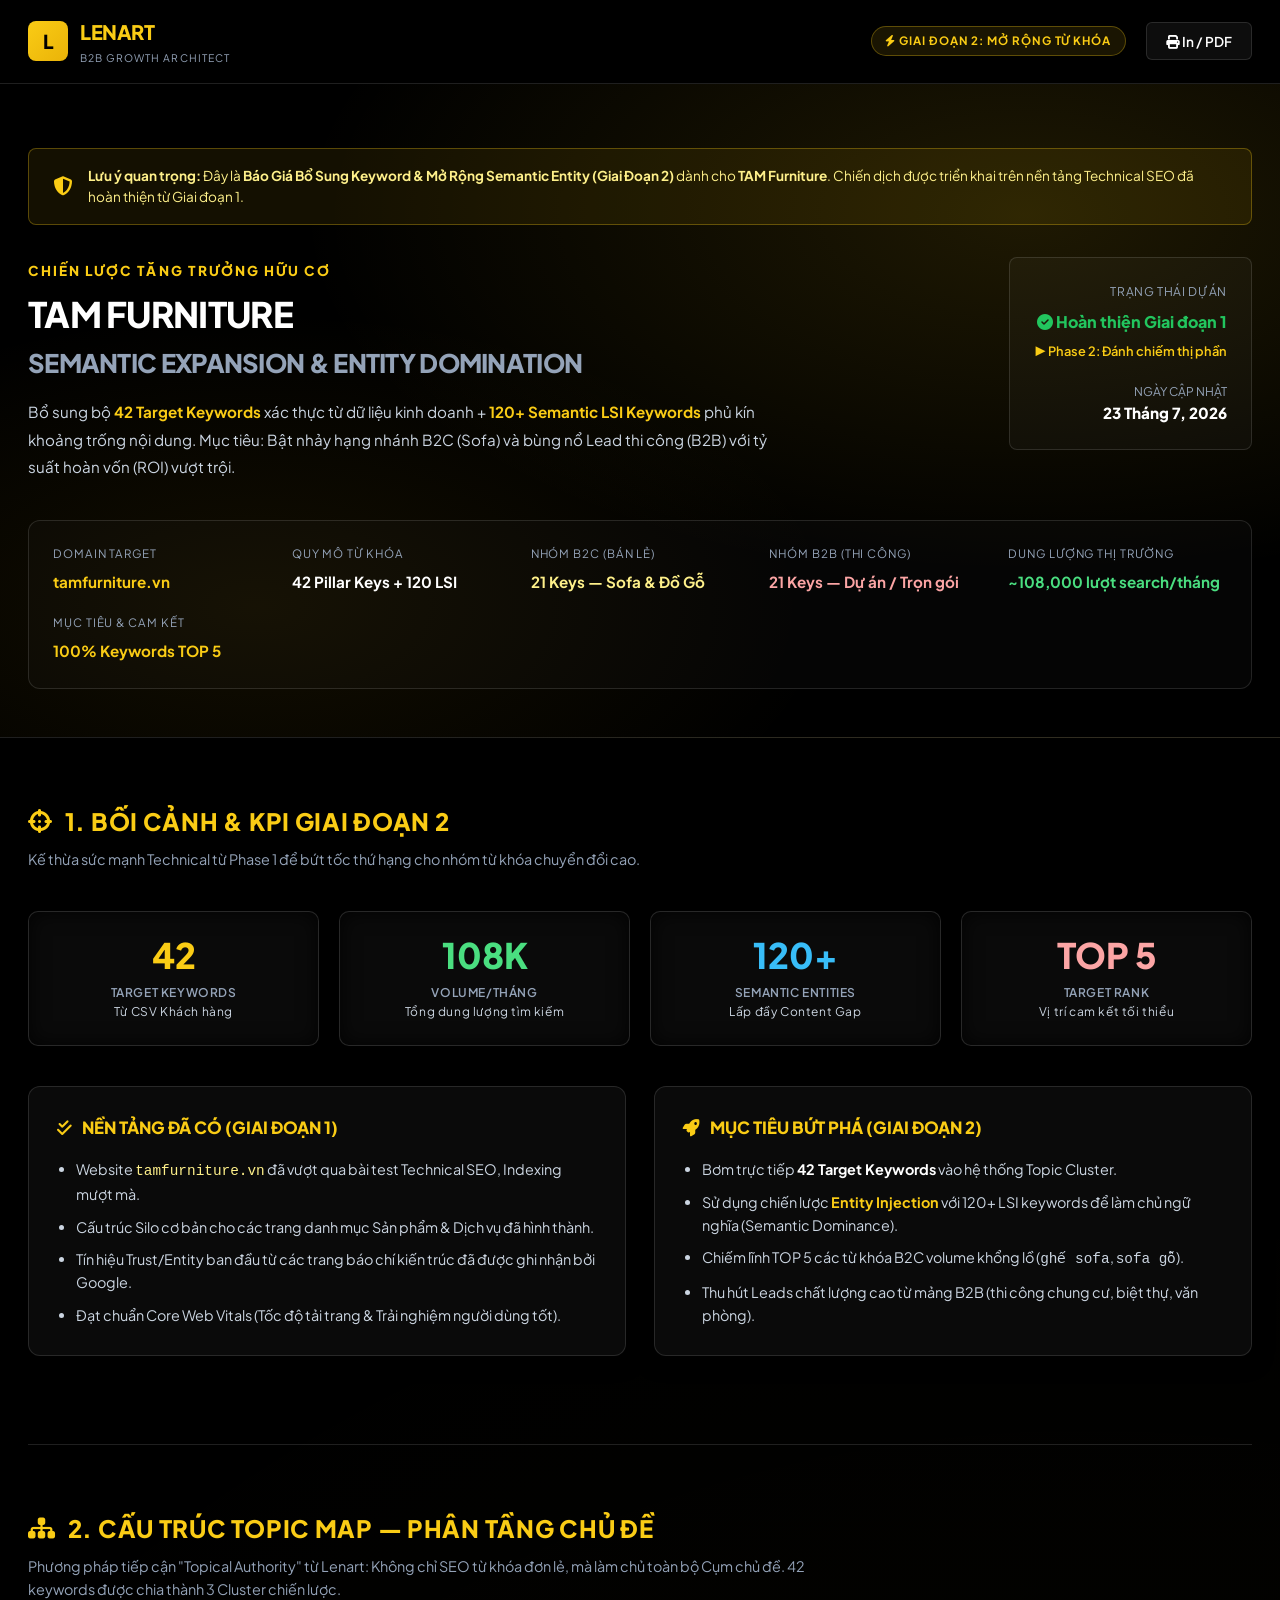
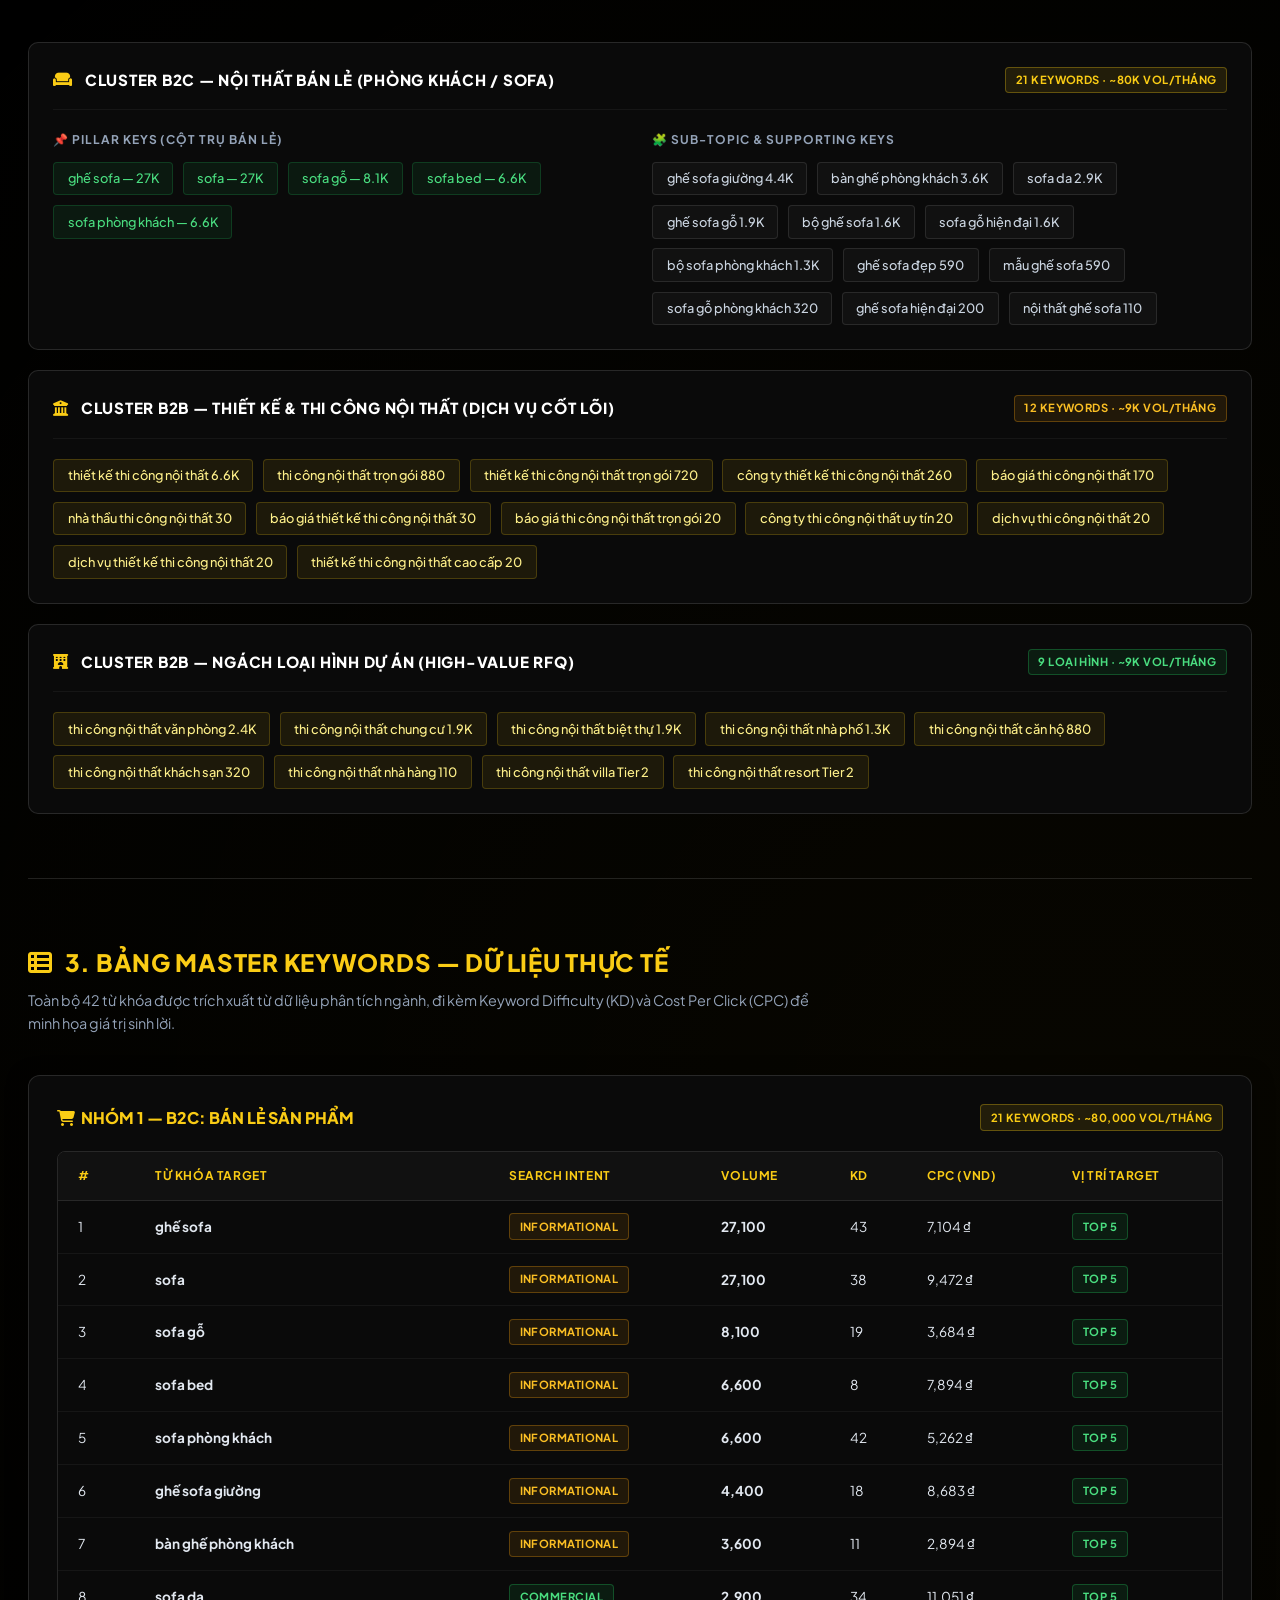
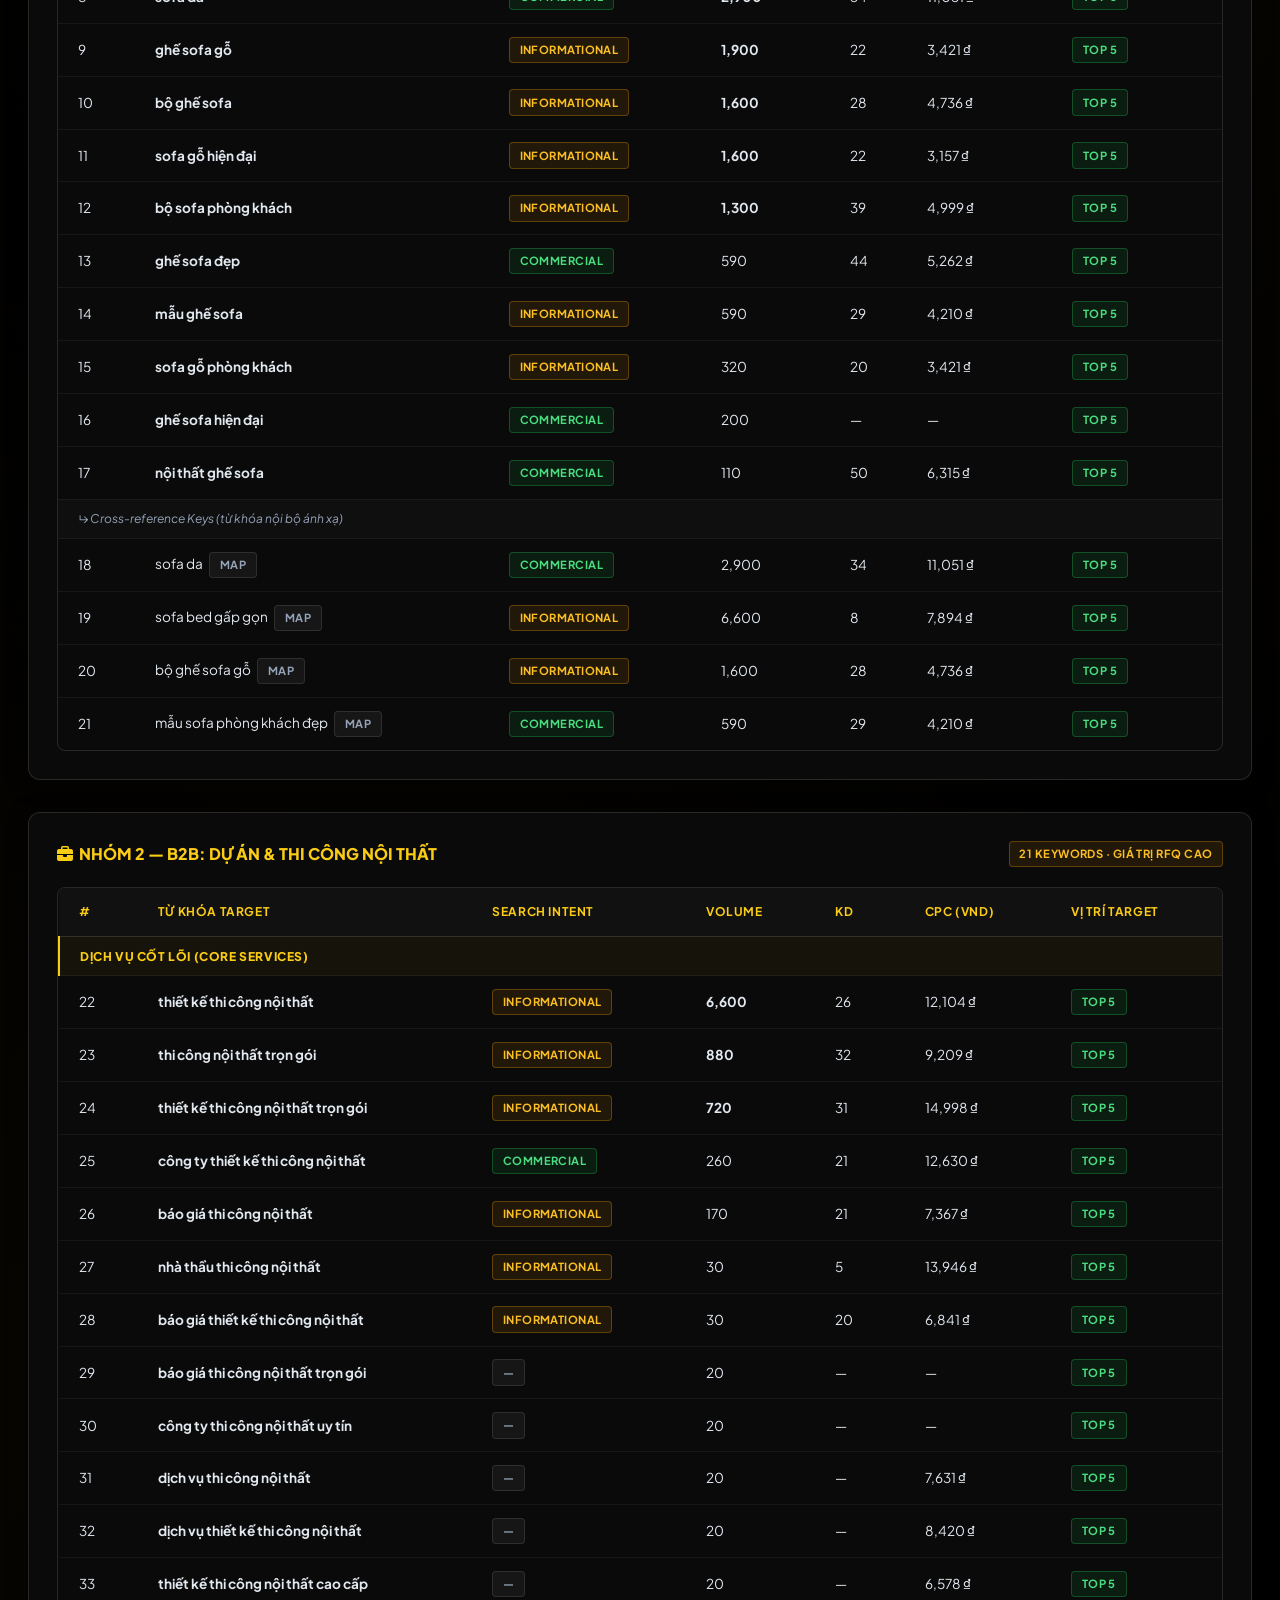
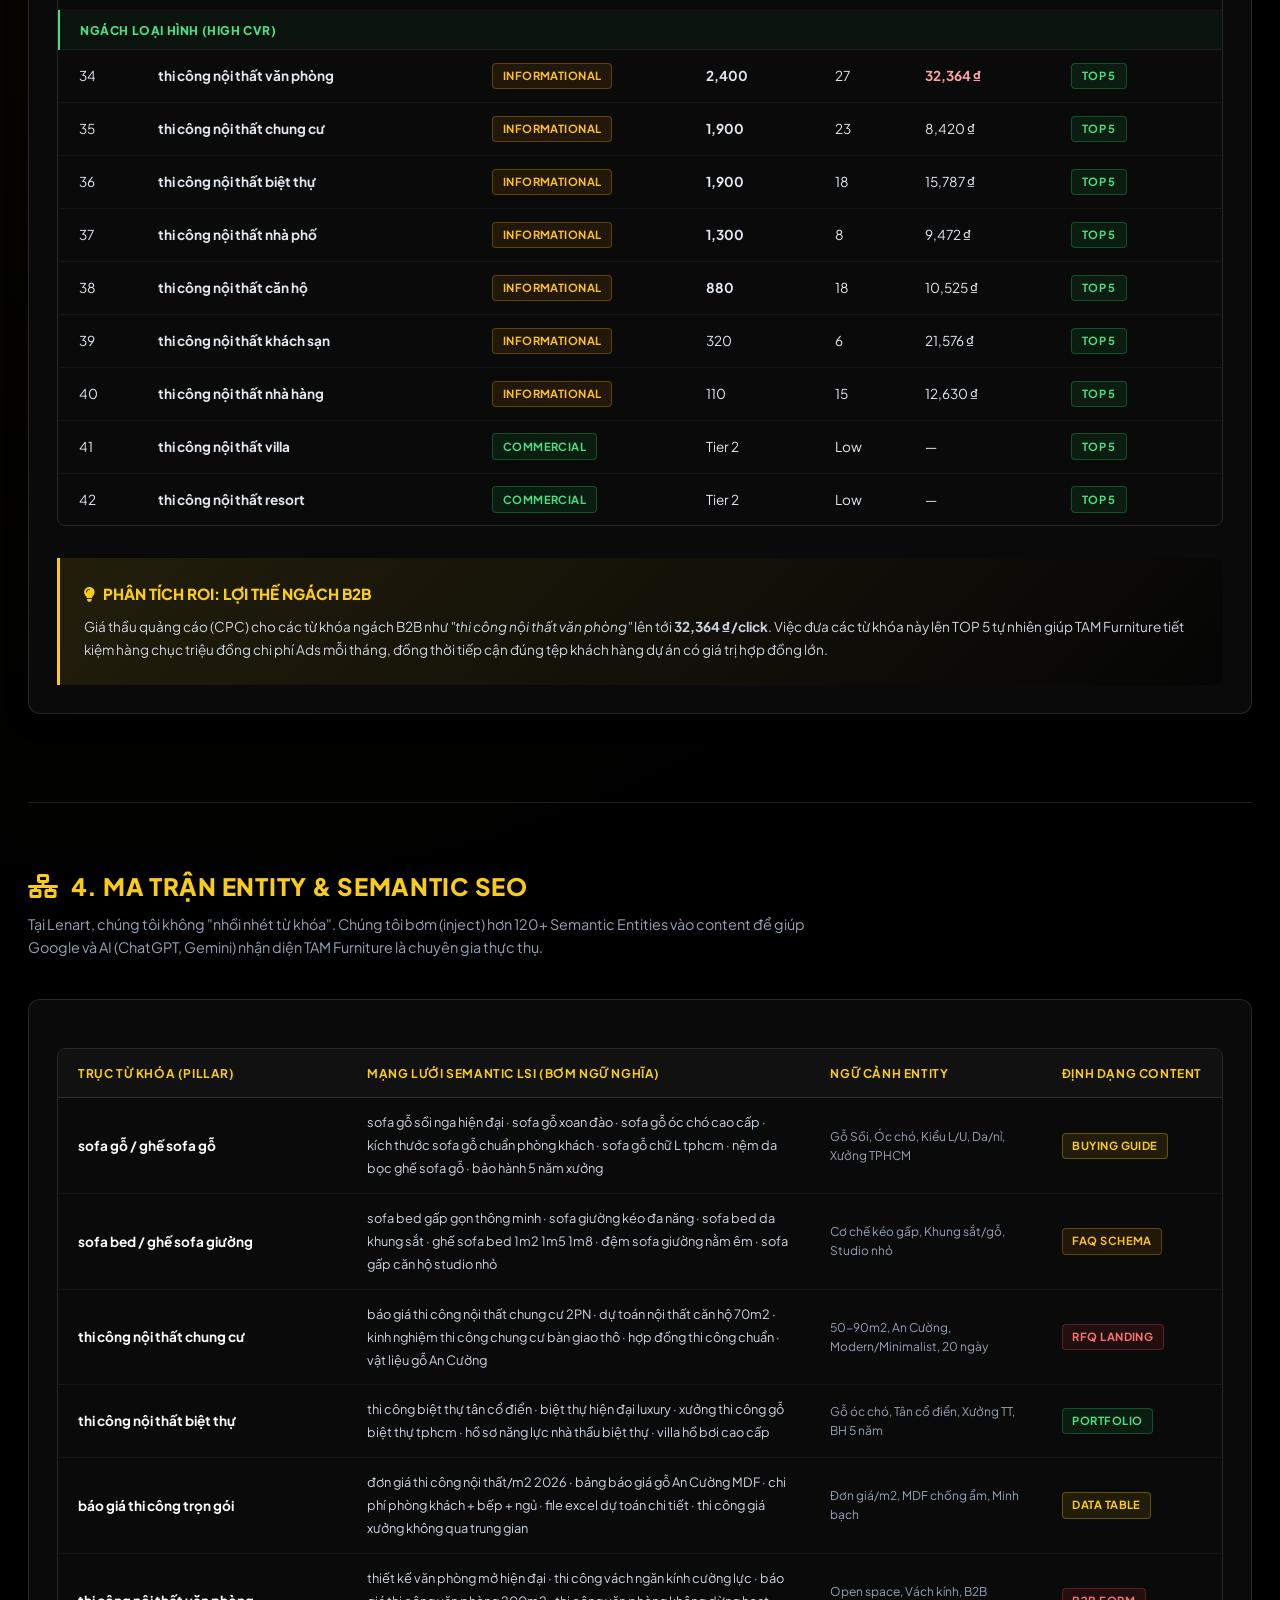
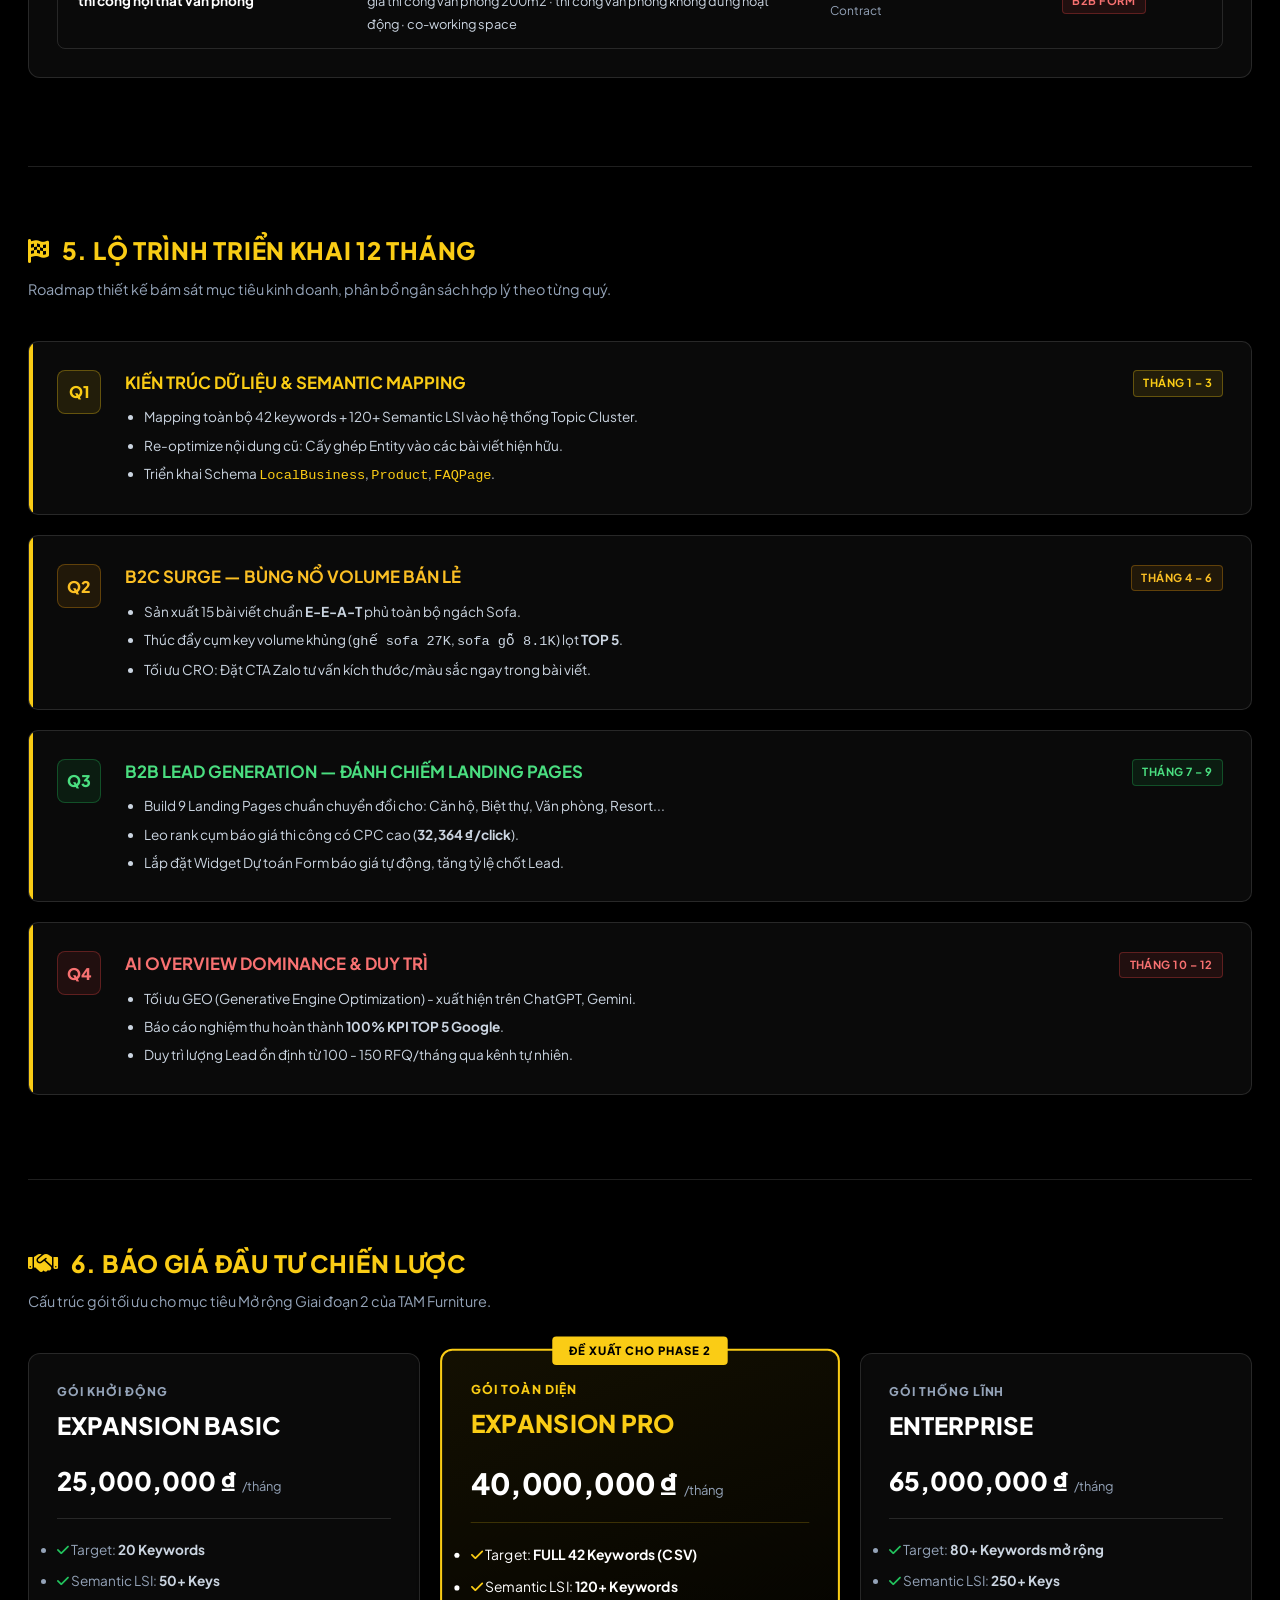
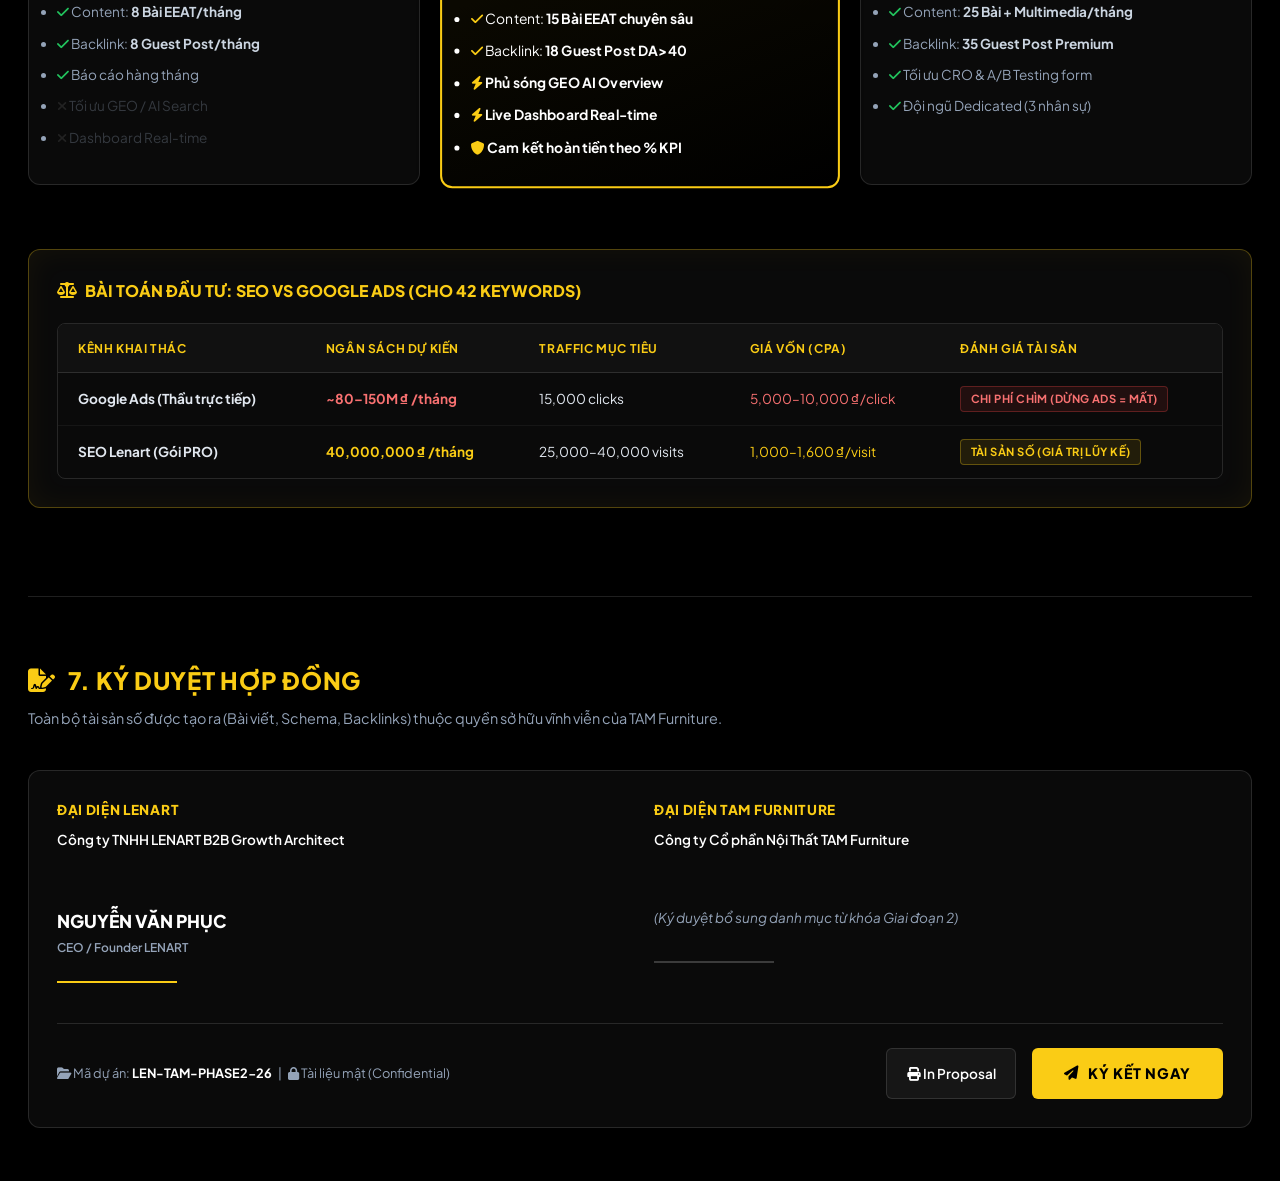
<file: bao-gia.html>
<!DOCTYPE html>
<html lang="vi">
<head>
  <meta charset="UTF-8">
  <meta name="viewport" content="width=device-width, initial-scale=1.0">
  <title>Báo Giá Bổ Sung Keyword & Strategic Semantic Expansion — TAM Furniture | LENART B2B Growth Architect</title>

  <!-- Fonts & Icons -->
  <link rel="preconnect" href="https://fonts.googleapis.com">
  <link rel="preconnect" href="https://fonts.gstatic.com" crossorigin>
  <link href="https://fonts.googleapis.com/css2?family=Plus+Jakarta+Sans:ital,wght@0,300;0,400;0,500;0,600;0,700;0,800;1,400&display=swap" rel="stylesheet">
  <link rel="stylesheet" href="https://cdnjs.cloudflare.com/ajax/libs/font-awesome/6.4.0/css/all.min.css">

  <style>
    :root {
      /* LENART Theme - Yellow & Black */
      --bg-dark: #000000;
      --bg-card: #0a0a0a;
      --bg-card-hover: #121212;
      --color-primary: #facc15; /* Lenart Yellow */
      --color-primary-light: #fef08a;
      --color-secondary: #eab308;
      --color-success: #22c55e;
      --color-warning: #f59e0b;
      --color-info: #38bdf8;
      --color-danger: #ef4444;
      --text-main: #f8fafc;
      --text-muted: #94a3b8;
      --border-color: rgba(255, 255, 255, 0.12);
      --font-family: 'Plus Jakarta Sans', sans-serif;
    }

    * { box-sizing: border-box; margin: 0; padding: 0; }
    body {
      background-color: var(--bg-dark);
      color: var(--text-main);
      font-family: var(--font-family);
      line-height: 1.6;
      -webkit-font-smoothing: antialiased;
      background-image: 
        radial-gradient(circle at 15% 50%, rgba(250, 204, 21, 0.03), transparent 25%),
        radial-gradient(circle at 85% 30%, rgba(250, 204, 21, 0.03), transparent 25%);
    }

    .container {
      max-width: 1280px;
      margin: 0 auto;
      padding: 0 1.75rem;
    }

    /* Header */
    header {
      background: rgba(0, 0, 0, 0.85);
      backdrop-filter: blur(16px);
      border-bottom: 1px solid var(--border-color);
      position: sticky;
      top: 0;
      z-index: 100;
      padding: 1rem 0;
    }
    .header-inner { display: flex; justify-content: space-between; align-items: center; }
    .brand-logo { display: flex; align-items: center; gap: 0.75rem; text-decoration: none; color: #fff; }
    .brand-icon {
      width: 40px; height: 40px; border-radius: 8px;
      background: linear-gradient(135deg, var(--color-primary), var(--color-secondary));
      display: flex; align-items: center; justify-content: center;
      font-weight: 800; font-size: 1.2rem; color: #000;
    }
    .brand-name { font-weight: 800; font-size: 1.25rem; letter-spacing: -0.025em; color: var(--color-primary); }
    .proposal-tag {
      background: rgba(250, 204, 21, 0.1);
      border: 1px solid rgba(250, 204, 21, 0.3);
      color: var(--color-primary); padding: 0.3rem 0.85rem; border-radius: 20px;
      font-size: 0.72rem; font-weight: 700; text-transform: uppercase; letter-spacing: 0.08em;
    }

    /* Hero */
    .proposal-hero {
      padding: 4rem 0 3rem;
      border-bottom: 1px solid var(--border-color);
      background:
        radial-gradient(ellipse at 80% 20%, rgba(250,204,21,0.12) 0%, transparent 50%),
        radial-gradient(ellipse at 20% 80%, rgba(234,179,8,0.08) 0%, transparent 40%);
    }
    .meta-grid {
      display: grid; grid-template-columns: repeat(auto-fit, minmax(200px, 1fr));
      gap: 1.25rem; margin-top: 2.5rem;
      background: rgba(255,255,255,0.02); border: 1px solid var(--border-color);
      border-radius: 12px; padding: 1.5rem;
    }
    .meta-item { display: flex; flex-direction: column; }
    .meta-label { font-size: 0.72rem; color: var(--text-muted); text-transform: uppercase; letter-spacing: 0.08em; margin-bottom: 0.4rem; }
    .meta-val { font-size: 0.95rem; font-weight: 700; color: #fff; }

    /* Sections */
    section { padding: 4rem 0; border-bottom: 1px solid var(--border-color); }
    .section-title {
      font-size: 1.5rem; font-weight: 800; color: var(--color-primary);
      margin-bottom: 0.5rem; display: flex; align-items: center; gap: 0.75rem;
      text-transform: uppercase; letter-spacing: 0.03em;
    }
    .section-subtitle { font-size: 0.9rem; color: var(--text-muted); margin-bottom: 2.5rem; max-width: 800px; }

    /* Cards */
    .card {
      background: var(--bg-card); border: 1px solid var(--border-color);
      border-radius: 12px; padding: 1.75rem; margin-bottom: 1.5rem;
      transition: all 0.3s ease;
      box-shadow: 0 4px 20px rgba(0,0,0,0.5);
    }
    .card:hover { border-color: rgba(250,204,21,0.4); transform: translateY(-2px); }

    .grid-2 { display: grid; grid-template-columns: 1fr 1fr; gap: 1.75rem; }
    .grid-3 { display: grid; grid-template-columns: repeat(3, 1fr); gap: 1.5rem; }
    .grid-4 { display: grid; grid-template-columns: repeat(4, 1fr); gap: 1.25rem; }

    @media (max-width: 1024px) { .grid-3, .grid-4 { grid-template-columns: 1fr 1fr; } }
    @media (max-width: 768px) { .grid-2, .grid-3, .grid-4 { grid-template-columns: 1fr; } }

    /* Tables */
    .table-container { overflow-x: auto; border-radius: 8px; border: 1px solid var(--border-color); margin-top: 1.25rem; }
    table { width: 100%; border-collapse: collapse; font-size: 0.85rem; text-align: left; }
    th {
      background: #111; color: var(--color-primary); font-weight: 700;
      padding: 0.9rem 1.25rem; border-bottom: 1px solid var(--border-color); white-space: nowrap;
      font-size: 0.75rem; text-transform: uppercase; letter-spacing: 0.05em;
    }
    td { padding: 0.8rem 1.25rem; border-bottom: 1px solid rgba(255,255,255,0.05); color: #e2e8f0; vertical-align: middle; }
    tr:last-child td { border-bottom: none; }
    tr:hover td { background: rgba(250,204,21,0.03); }

    /* Badges */
    .badge {
      display: inline-flex; align-items: center; gap: 0.3rem;
      padding: 0.2rem 0.6rem; border-radius: 4px;
      font-size: 0.7rem; font-weight: 700; white-space: nowrap;
      text-transform: uppercase; letter-spacing: 0.04em;
    }
    .badge-success { background: rgba(34,197,94,0.1); color: #4ade80; border: 1px solid rgba(34,197,94,0.3); }
    .badge-primary { background: rgba(250,204,21,0.1); color: var(--color-primary); border: 1px solid rgba(250,204,21,0.3); }
    .badge-warning { background: rgba(245,158,11,0.1); color: #fbbf24; border: 1px solid rgba(245,158,11,0.3); }
    .badge-danger { background: rgba(239,68,68,0.1); color: #f87171; border: 1px solid rgba(239,68,68,0.3); }
    .badge-muted { background: rgba(255,255,255,0.05); color: #94a3b8; border: 1px solid rgba(255,255,255,0.1); }

    /* Note box */
    .note-box {
      background: linear-gradient(135deg, rgba(250,204,21,0.1), rgba(0,0,0,0.5));
      border-left: 3px solid var(--color-primary);
      padding: 1.5rem; margin-top: 2rem;
      border-radius: 0 8px 8px 0;
    }
    .note-box h4 { font-size: 0.95rem; color: var(--color-primary); font-weight: 800; margin-bottom: 0.5rem; display: flex; align-items: center; gap: 0.5rem; text-transform: uppercase; }
    .note-box p { font-size: 0.85rem; color: #cbd5e1; line-height: 1.7; }

    /* Highlight box */
    .highlight-banner {
      background: rgba(250,204,21,0.08);
      border: 1px solid rgba(250,204,21,0.3); border-radius: 8px;
      padding: 1rem 1.5rem; margin-bottom: 2rem;
      display: flex; align-items: center; gap: 1rem;
      font-size: 0.85rem; color: var(--color-primary-light);
    }

    /* KPI Stat Cards */
    .stat-card {
      background: #0a0a0a; border: 1px solid var(--border-color);
      border-radius: 10px; padding: 1.5rem; text-align: center;
      box-shadow: inset 0 0 20px rgba(0,0,0,0.8);
    }
    .stat-num { font-size: 2.2rem; font-weight: 800; line-height: 1.1; color: var(--color-primary); }
    .stat-label { font-size: 0.75rem; color: var(--text-muted); margin-top: 0.5rem; text-transform: uppercase; letter-spacing: 0.05em; font-weight: 600; }

    /* Topic Map */
    .topic-cluster {
      background: #0a0a0a; border: 1px solid var(--border-color);
      border-radius: 10px; padding: 1.5rem; margin-bottom: 1.25rem;
    }
    .topic-cluster-header {
      display: flex; align-items: center; gap: 0.75rem;
      font-size: 0.95rem; font-weight: 800; color: #fff; margin-bottom: 1.25rem;
      padding-bottom: 1rem; border-bottom: 1px solid rgba(255,255,255,0.05);
      text-transform: uppercase; letter-spacing: 0.05em;
    }
    .keyword-pills { display: flex; flex-wrap: wrap; gap: 0.6rem; }
    .keyword-pill {
      background: rgba(255,255,255,0.03); border: 1px solid rgba(255,255,255,0.1);
      color: #cbd5e1; padding: 0.35rem 0.85rem; border-radius: 4px;
      font-size: 0.8rem; font-weight: 500;
    }
    .keyword-pill.b2b {
      background: rgba(250,204,21,0.08); border-color: rgba(250,204,21,0.2); color: var(--color-primary-light);
    }
    .keyword-pill.highvol {
      background: rgba(34,197,94,0.08); border-color: rgba(34,197,94,0.2); color: #4ade80;
    }

    /* Pricing */
    .price-card-featured {
      border: 2px solid var(--color-primary) !important;
      background: linear-gradient(160deg, rgba(250,204,21,0.08), #000000) !important;
      position: relative;
      transform: scale(1.02);
      z-index: 10;
    }
    .recommended-badge {
      position: absolute; top: -14px; left: 50%; transform: translateX(-50%);
      background: var(--color-primary); color: #000;
      font-size: 0.7rem; font-weight: 800; padding: 0.3rem 1rem;
      border-radius: 4px; text-transform: uppercase; letter-spacing: 0.08em;
      white-space: nowrap;
    }

    /* CTA Button */
    .btn-cta {
      display: inline-flex; align-items: center; gap: 0.6rem;
      background: var(--color-primary);
      color: #000; border: none; padding: 0.85rem 2rem;
      border-radius: 6px; font-size: 0.9rem; font-weight: 800;
      cursor: pointer; text-decoration: none; transition: all 0.2s;
      text-transform: uppercase; letter-spacing: 0.05em;
    }
    .btn-cta:hover { background: #fff; transform: translateY(-2px); box-shadow: 0 5px 20px rgba(250,204,21,0.4); }
    .btn-action {
      background: rgba(255,255,255,0.05); border: 1px solid var(--border-color);
      color: #fff; padding: 0.6rem 1.2rem; border-radius: 6px;
      font-size: 0.85rem; font-weight: 600; cursor: pointer; transition: all 0.2s;
      font-family: var(--font-family);
    }
    .btn-action:hover { background: var(--color-primary); color: #000; border-color: var(--color-primary); }

    /* Roadmap */
    .roadmap-phase {
      display: flex; gap: 1.5rem; padding: 1.75rem;
      background: #0a0a0a; border-radius: 10px;
      border: 1px solid var(--border-color); margin-bottom: 1.25rem;
      position: relative;
      overflow: hidden;
    }
    .roadmap-phase::before {
      content: '';
      position: absolute;
      left: 0; top: 0; bottom: 0; width: 4px;
      background: var(--color-primary);
    }
    .phase-num {
      width: 44px; height: 44px; border-radius: 8px; flex-shrink: 0;
      display: flex; align-items: center; justify-content: center;
      font-weight: 800; font-size: 1rem;
      background: rgba(250,204,21,0.1); color: var(--color-primary);
      border: 1px solid rgba(250,204,21,0.3);
    }

    /* Print */
    @media print {
      body { background: #fff; color: #000; }
      header, .no-print { display: none; }
      .card, .topic-cluster, .roadmap-phase, .stat-card { border: 1px solid #000; background: #fff; color: #000; box-shadow: none !important; transform: none !important; }
      th { background: #eee !important; color: #000 !important; }
      td { color: #000; }
      .section-title, h1, h2, h3, h4, .stat-num, .brand-name { color: #000 !important; }
      .badge { border: 1px solid #000; color: #000 !important; background: #fff !important; }
      .proposal-hero { background: none; border-bottom: 2px solid #000; padding: 2rem 0; }
      .price-card-featured { border: 2px solid #000 !important; }
      .keyword-pill { color: #000; border: 1px solid #ccc; }
      .note-box { background: #f9f9f9; border-left: 4px solid #000; }
    }
  </style>
</head>
<body>

  <!-- Header -->
  <header>
    <div class="container header-inner">
      <a href="#" class="brand-logo">
        <div class="brand-icon">L</div>
        <div>
          <div class="brand-name">LENART</div>
          <div style="font-size: 0.65rem; color: var(--text-muted); text-transform: uppercase; letter-spacing: 0.1em; margin-top: 2px;">B2B Growth Architect</div>
        </div>
      </a>
      <div style="display: flex; align-items: center; gap: 1.25rem;">
        <span class="proposal-tag"><i class="fa-solid fa-bolt"></i> Giai Đoạn 2: Mở Rộng Từ Khóa</span>
        <button class="btn-action no-print" onclick="window.print()"><i class="fa-solid fa-print"></i> In / PDF</button>
      </div>
    </div>
  </header>

  <!-- Hero Section -->
  <div class="proposal-hero">
    <div class="container">
      <div class="highlight-banner">
        <i class="fa-solid fa-shield-halved" style="font-size: 1.2rem; color: var(--color-primary);"></i>
        <span><strong>Lưu ý quan trọng:</strong> Đây là <strong>Báo Giá Bổ Sung Keyword &amp; Mở Rộng Semantic Entity (Giai Đoạn 2)</strong> dành cho <strong>TAM Furniture</strong>. Chiến dịch được triển khai trên nền tảng Technical SEO đã hoàn thiện từ Giai đoạn 1.</span>
      </div>

      <div style="display: flex; justify-content: space-between; align-items: flex-start; flex-wrap: wrap; gap: 2rem;">
        <div style="flex: 1; min-width: 320px;">
          <span style="color: var(--color-primary); font-weight: 800; font-size: 0.85rem; text-transform: uppercase; letter-spacing: 0.15em;">Chiến Lược Tăng Trưởng Hữu Cơ</span>
          <h1 style="font-size: 2.2rem; font-weight: 800; color: #fff; margin-top: 0.5rem; line-height: 1.3; text-transform: uppercase; letter-spacing: -0.02em;">
            TAM FURNITURE<br>
            <span style="color: var(--text-muted); font-size: 1.6rem;">Semantic Expansion &amp; Entity Domination</span>
          </h1>
          <p style="color: #cbd5e1; font-size: 0.95rem; margin-top: 1rem; max-width: 750px; line-height: 1.8;">
            Bổ sung bộ <strong style="color: var(--color-primary);">42 Target Keywords</strong> xác thực từ dữ liệu kinh doanh + <strong style="color: var(--color-primary);">120+ Semantic LSI Keywords</strong> phủ kín khoảng trống nội dung. Mục tiêu: Bật nhảy hạng nhánh B2C (Sofa) và bùng nổ Lead thi công (B2B) với tỷ suất hoàn vốn (ROI) vượt trội.
          </p>
        </div>
        <div style="text-align: right; flex-shrink: 0; padding: 1.5rem; background: rgba(255,255,255,0.03); border: 1px solid var(--border-color); border-radius: 8px;" class="no-print">
          <div style="font-size: 0.75rem; color: var(--text-muted); text-transform: uppercase; letter-spacing: 0.05em; margin-bottom: 0.5rem;">Trạng thái dự án</div>
          <div style="font-size: 1rem; font-weight: 800; color: var(--color-success);"><i class="fa-solid fa-circle-check"></i> Hoàn thiện Giai đoạn 1</div>
          <div style="font-size: 0.8rem; color: var(--color-primary); margin-top: 0.4rem; font-weight: 600;">▶ Phase 2: Đánh chiếm thị phần</div>
          <div style="margin-top: 1.25rem; font-size: 0.75rem; color: var(--text-muted); text-transform: uppercase;">Ngày cập nhật</div>
          <div style="font-size: 0.95rem; font-weight: 800; color: #fff;">23 Tháng 7, 2026</div>
        </div>
      </div>

      <!-- Project Meta -->
      <div class="meta-grid">
        <div class="meta-item">
          <span class="meta-label">Domain Target</span>
          <span class="meta-val" style="color: var(--color-primary);">tamfurniture.vn</span>
        </div>
        <div class="meta-item">
          <span class="meta-label">Quy mô từ khóa</span>
          <span class="meta-val">42 Pillar Keys + 120 LSI</span>
        </div>
        <div class="meta-item">
          <span class="meta-label">Nhóm B2C (Bán lẻ)</span>
          <span class="meta-val" style="color: var(--color-primary-light);">21 Keys — Sofa &amp; Đồ Gỗ</span>
        </div>
        <div class="meta-item">
          <span class="meta-label">Nhóm B2B (Thi công)</span>
          <span class="meta-val" style="color: #fca5a5;">21 Keys — Dự án / Trọn gói</span>
        </div>
        <div class="meta-item">
          <span class="meta-label">Dung lượng thị trường</span>
          <span class="meta-val" style="color: #4ade80;">~108,000 lượt search/tháng</span>
        </div>
        <div class="meta-item">
          <span class="meta-label">Mục tiêu &amp; Cam kết</span>
          <span class="meta-val" style="color: var(--color-primary);">100% Keywords TOP 5</span>
        </div>
      </div>
    </div>
  </div>

  <div class="container">

    <!-- SECTION 1: KPI & BỐI CẢNH -->
    <section id="context">
      <div class="section-title">
        <i class="fa-solid fa-crosshairs"></i> 1. Bối Cảnh &amp; KPI Giai Đoạn 2
      </div>
      <div class="section-subtitle">Kế thừa sức mạnh Technical từ Phase 1 để bứt tốc thứ hạng cho nhóm từ khóa chuyển đổi cao.</div>

      <div class="grid-4" style="margin-bottom: 2.5rem;">
        <div class="stat-card">
          <div class="stat-num">42</div>
          <div class="stat-label">Target Keywords<br><span style="text-transform:none; font-weight:400; color:#cbd5e1;">Từ CSV Khách hàng</span></div>
        </div>
        <div class="stat-card">
          <div class="stat-num" style="color: #4ade80;">108K</div>
          <div class="stat-label">Volume/Tháng<br><span style="text-transform:none; font-weight:400; color:#cbd5e1;">Tổng dung lượng tìm kiếm</span></div>
        </div>
        <div class="stat-card">
          <div class="stat-num" style="color: #38bdf8;">120+</div>
          <div class="stat-label">Semantic Entities<br><span style="text-transform:none; font-weight:400; color:#cbd5e1;">Lấp đầy Content Gap</span></div>
        </div>
        <div class="stat-card">
          <div class="stat-num" style="color: #fca5a5;">TOP 5</div>
          <div class="stat-label">Target Rank<br><span style="text-transform:none; font-weight:400; color:#cbd5e1;">Vị trí cam kết tối thiểu</span></div>
        </div>
      </div>

      <div class="grid-2">
        <div class="card">
          <h3 style="font-size: 1.05rem; color: var(--color-primary); font-weight: 800; margin-bottom: 1rem; display: flex; align-items: center; gap: 0.6rem; text-transform: uppercase;">
            <i class="fa-solid fa-check-double"></i> Nền Tảng Đã Có (Giai Đoạn 1)
          </h3>
          <ul style="font-size: 0.9rem; color: #cbd5e1; padding-left: 1.2rem; display: flex; flex-direction: column; gap: 0.6rem; line-height: 1.6;">
            <li>Website <code style="color: var(--color-primary-light);">tamfurniture.vn</code> đã vượt qua bài test Technical SEO, Indexing mượt mà.</li>
            <li>Cấu trúc Silo cơ bản cho các trang danh mục Sản phẩm &amp; Dịch vụ đã hình thành.</li>
            <li>Tín hiệu Trust/Entity ban đầu từ các trang báo chí kiến trúc đã được ghi nhận bởi Google.</li>
            <li>Đạt chuẩn Core Web Vitals (Tốc độ tải trang &amp; Trải nghiệm người dùng tốt).</li>
          </ul>
        </div>

        <div class="card">
          <h3 style="font-size: 1.05rem; color: var(--color-primary); font-weight: 800; margin-bottom: 1rem; display: flex; align-items: center; gap: 0.6rem; text-transform: uppercase;">
            <i class="fa-solid fa-rocket"></i> Mục Tiêu Bứt Phá (Giai Đoạn 2)
          </h3>
          <ul style="font-size: 0.9rem; color: #cbd5e1; padding-left: 1.2rem; display: flex; flex-direction: column; gap: 0.6rem; line-height: 1.6;">
            <li>Bơm trực tiếp <strong style="color: #fff;">42 Target Keywords</strong> vào hệ thống Topic Cluster.</li>
            <li>Sử dụng chiến lược <strong style="color: var(--color-primary);">Entity Injection</strong> với 120+ LSI keywords để làm chủ ngữ nghĩa (Semantic Dominance).</li>
            <li>Chiếm lĩnh TOP 5 các từ khóa B2C volume khổng lồ (<code>ghế sofa</code>, <code>sofa gỗ</code>).</li>
            <li>Thu hút Leads chất lượng cao từ mảng B2B (thi công chung cư, biệt thự, văn phòng).</li>
          </ul>
        </div>
      </div>
    </section>

    <!-- SECTION 2: TOPIC MAP STRUCTURE -->
    <section id="topic-map">
      <div class="section-title">
        <i class="fa-solid fa-sitemap"></i> 2. Cấu Trúc Topic Map — Phân Tầng Chủ Đề
      </div>
      <div class="section-subtitle">Phương pháp tiếp cận "Topical Authority" từ Lenart: Không chỉ SEO từ khóa đơn lẻ, mà làm chủ toàn bộ Cụm chủ đề. 42 keywords được chia thành 3 Cluster chiến lược.</div>

      <!-- B2C Cluster -->
      <div class="topic-cluster">
        <div class="topic-cluster-header">
          <i class="fa-solid fa-couch" style="color: var(--color-primary);"></i>
          <span>CLUSTER B2C — Nội Thất Bán Lẻ (Phòng Khách / Sofa)</span>
          <span class="badge badge-primary" style="margin-left: auto;">21 Keywords · ~80K Vol/tháng</span>
        </div>
        <div style="display: grid; grid-template-columns: 1fr 1fr; gap: 1.5rem;">
          <div>
            <div style="font-size: 0.75rem; color: var(--text-muted); text-transform: uppercase; letter-spacing: 0.08em; margin-bottom: 0.8rem; font-weight: 700;">📌 Pillar Keys (Cột Trụ Bán Lẻ)</div>
            <div class="keyword-pills">
              <span class="keyword-pill highvol">ghế sofa — 27K</span>
              <span class="keyword-pill highvol">sofa — 27K</span>
              <span class="keyword-pill highvol">sofa gỗ — 8.1K</span>
              <span class="keyword-pill highvol">sofa bed — 6.6K</span>
              <span class="keyword-pill highvol">sofa phòng khách — 6.6K</span>
            </div>
          </div>
          <div>
            <div style="font-size: 0.75rem; color: var(--text-muted); text-transform: uppercase; letter-spacing: 0.08em; margin-bottom: 0.8rem; font-weight: 700;">🧩 Sub-topic &amp; Supporting Keys</div>
            <div class="keyword-pills">
              <span class="keyword-pill">ghế sofa giường 4.4K</span>
              <span class="keyword-pill">bàn ghế phòng khách 3.6K</span>
              <span class="keyword-pill">sofa da 2.9K</span>
              <span class="keyword-pill">ghế sofa gỗ 1.9K</span>
              <span class="keyword-pill">bộ ghế sofa 1.6K</span>
              <span class="keyword-pill">sofa gỗ hiện đại 1.6K</span>
              <span class="keyword-pill">bộ sofa phòng khách 1.3K</span>
              <span class="keyword-pill">ghế sofa đẹp 590</span>
              <span class="keyword-pill">mẫu ghế sofa 590</span>
              <span class="keyword-pill">sofa gỗ phòng khách 320</span>
              <span class="keyword-pill">ghế sofa hiện đại 200</span>
              <span class="keyword-pill">nội thất ghế sofa 110</span>
            </div>
          </div>
        </div>
      </div>

      <!-- B2B Tổng quan Cluster -->
      <div class="topic-cluster">
        <div class="topic-cluster-header">
          <i class="fa-solid fa-building-columns" style="color: var(--color-primary);"></i>
          <span>CLUSTER B2B — Thiết kế &amp; Thi công Nội thất (Dịch vụ cốt lõi)</span>
          <span class="badge badge-warning" style="margin-left: auto;">12 Keywords · ~9K Vol/tháng</span>
        </div>
        <div class="keyword-pills">
          <span class="keyword-pill b2b">thiết kế thi công nội thất 6.6K</span>
          <span class="keyword-pill b2b">thi công nội thất trọn gói 880</span>
          <span class="keyword-pill b2b">thiết kế thi công nội thất trọn gói 720</span>
          <span class="keyword-pill b2b">công ty thiết kế thi công nội thất 260</span>
          <span class="keyword-pill b2b">báo giá thi công nội thất 170</span>
          <span class="keyword-pill b2b">nhà thầu thi công nội thất 30</span>
          <span class="keyword-pill b2b">báo giá thiết kế thi công nội thất 30</span>
          <span class="keyword-pill b2b">báo giá thi công nội thất trọn gói 20</span>
          <span class="keyword-pill b2b">công ty thi công nội thất uy tín 20</span>
          <span class="keyword-pill b2b">dịch vụ thi công nội thất 20</span>
          <span class="keyword-pill b2b">dịch vụ thiết kế thi công nội thất 20</span>
          <span class="keyword-pill b2b">thiết kế thi công nội thất cao cấp 20</span>
        </div>
      </div>

      <!-- B2B Loại hình Cluster -->
      <div class="topic-cluster" style="margin-bottom: 0;">
        <div class="topic-cluster-header">
          <i class="fa-solid fa-hotel" style="color: var(--color-primary);"></i>
          <span>CLUSTER B2B — Ngách Loại Hình Dự Án (High-Value RFQ)</span>
          <span class="badge badge-success" style="margin-left: auto;">9 Loại hình · ~9K Vol/tháng</span>
        </div>
        <div class="keyword-pills">
          <span class="keyword-pill b2b">thi công nội thất văn phòng 2.4K</span>
          <span class="keyword-pill b2b">thi công nội thất chung cư 1.9K</span>
          <span class="keyword-pill b2b">thi công nội thất biệt thự 1.9K</span>
          <span class="keyword-pill b2b">thi công nội thất nhà phố 1.3K</span>
          <span class="keyword-pill b2b">thi công nội thất căn hộ 880</span>
          <span class="keyword-pill b2b">thi công nội thất khách sạn 320</span>
          <span class="keyword-pill b2b">thi công nội thất nhà hàng 110</span>
          <span class="keyword-pill b2b">thi công nội thất villa Tier 2</span>
          <span class="keyword-pill b2b">thi công nội thất resort Tier 2</span>
        </div>
      </div>
    </section>

    <!-- SECTION 3: BẢNG TỪ KHÓA MASTER -->
    <section id="target-keys">
      <div class="section-title">
        <i class="fa-solid fa-table-list"></i> 3. Bảng Master Keywords — Dữ Liệu Thực Tế
      </div>
      <div class="section-subtitle">Toàn bộ 42 từ khóa được trích xuất từ dữ liệu phân tích ngành, đi kèm Keyword Difficulty (KD) và Cost Per Click (CPC) để minh họa giá trị sinh lời.</div>

      <!-- B2C Table -->
      <div class="card">
        <h3 style="font-size: 1rem; color: var(--color-primary); font-weight: 800; margin-bottom: 1rem; display: flex; align-items: center; justify-content: space-between; flex-wrap: wrap; gap: 0.5rem; text-transform: uppercase;">
          <span><i class="fa-solid fa-cart-shopping"></i>&nbsp; Nhóm 1 — B2C: Bán Lẻ Sản Phẩm</span>
          <span class="badge badge-primary">21 Keywords · ~80,000 Vol/tháng</span>
        </h3>
        <div class="table-container">
          <table>
            <thead>
              <tr>
                <th>#</th>
                <th>Từ Khóa Target</th>
                <th>Search Intent</th>
                <th>Volume</th>
                <th>KD</th>
                <th>CPC (VND)</th>
                <th>Vị Trí Target</th>
              </tr>
            </thead>
            <tbody>
              <tr><td>1</td><td><strong>ghế sofa</strong></td><td><span class="badge badge-warning">Informational</span></td><td><strong>27,100</strong></td><td>43</td><td>7,104 ₫</td><td><span class="badge badge-success">TOP 5</span></td></tr>
              <tr><td>2</td><td><strong>sofa</strong></td><td><span class="badge badge-warning">Informational</span></td><td><strong>27,100</strong></td><td>38</td><td>9,472 ₫</td><td><span class="badge badge-success">TOP 5</span></td></tr>
              <tr><td>3</td><td><strong>sofa gỗ</strong></td><td><span class="badge badge-warning">Informational</span></td><td><strong>8,100</strong></td><td>19</td><td>3,684 ₫</td><td><span class="badge badge-success">TOP 5</span></td></tr>
              <tr><td>4</td><td><strong>sofa bed</strong></td><td><span class="badge badge-warning">Informational</span></td><td><strong>6,600</strong></td><td>8</td><td>7,894 ₫</td><td><span class="badge badge-success">TOP 5</span></td></tr>
              <tr><td>5</td><td><strong>sofa phòng khách</strong></td><td><span class="badge badge-warning">Informational</span></td><td><strong>6,600</strong></td><td>42</td><td>5,262 ₫</td><td><span class="badge badge-success">TOP 5</span></td></tr>
              <tr><td>6</td><td><strong>ghế sofa giường</strong></td><td><span class="badge badge-warning">Informational</span></td><td><strong>4,400</strong></td><td>18</td><td>8,683 ₫</td><td><span class="badge badge-success">TOP 5</span></td></tr>
              <tr><td>7</td><td><strong>bàn ghế phòng khách</strong></td><td><span class="badge badge-warning">Informational</span></td><td><strong>3,600</strong></td><td>11</td><td>2,894 ₫</td><td><span class="badge badge-success">TOP 5</span></td></tr>
              <tr><td>8</td><td><strong>sofa da</strong></td><td><span class="badge badge-success">Commercial</span></td><td><strong>2,900</strong></td><td>34</td><td>11,051 ₫</td><td><span class="badge badge-success">TOP 5</span></td></tr>
              <tr><td>9</td><td><strong>ghế sofa gỗ</strong></td><td><span class="badge badge-warning">Informational</span></td><td><strong>1,900</strong></td><td>22</td><td>3,421 ₫</td><td><span class="badge badge-success">TOP 5</span></td></tr>
              <tr><td>10</td><td><strong>bộ ghế sofa</strong></td><td><span class="badge badge-warning">Informational</span></td><td><strong>1,600</strong></td><td>28</td><td>4,736 ₫</td><td><span class="badge badge-success">TOP 5</span></td></tr>
              <tr><td>11</td><td><strong>sofa gỗ hiện đại</strong></td><td><span class="badge badge-warning">Informational</span></td><td><strong>1,600</strong></td><td>22</td><td>3,157 ₫</td><td><span class="badge badge-success">TOP 5</span></td></tr>
              <tr><td>12</td><td><strong>bộ sofa phòng khách</strong></td><td><span class="badge badge-warning">Informational</span></td><td><strong>1,300</strong></td><td>39</td><td>4,999 ₫</td><td><span class="badge badge-success">TOP 5</span></td></tr>
              <tr><td>13</td><td><strong>ghế sofa đẹp</strong></td><td><span class="badge badge-success">Commercial</span></td><td>590</td><td>44</td><td>5,262 ₫</td><td><span class="badge badge-success">TOP 5</span></td></tr>
              <tr><td>14</td><td><strong>mẫu ghế sofa</strong></td><td><span class="badge badge-warning">Informational</span></td><td>590</td><td>29</td><td>4,210 ₫</td><td><span class="badge badge-success">TOP 5</span></td></tr>
              <tr><td>15</td><td><strong>sofa gỗ phòng khách</strong></td><td><span class="badge badge-warning">Informational</span></td><td>320</td><td>20</td><td>3,421 ₫</td><td><span class="badge badge-success">TOP 5</span></td></tr>
              <tr><td>16</td><td><strong>ghế sofa hiện đại</strong></td><td><span class="badge badge-success">Commercial</span></td><td>200</td><td>—</td><td>—</td><td><span class="badge badge-success">TOP 5</span></td></tr>
              <tr><td>17</td><td><strong>nội thất ghế sofa</strong></td><td><span class="badge badge-success">Commercial</span></td><td>110</td><td>50</td><td>6,315 ₫</td><td><span class="badge badge-success">TOP 5</span></td></tr>
              <tr style="background: rgba(255,255,255,0.02);"><td colspan="7" style="padding: 0.6rem 1.25rem; font-size: 0.75rem; color: var(--text-muted); font-style: italic;">↳ Cross-reference Keys (từ khóa nội bộ ánh xạ)</td></tr>
              <tr><td>18</td><td>sofa da <span class="badge badge-muted" style="margin-left:4px;">Map</span></td><td><span class="badge badge-success">Commercial</span></td><td>2,900</td><td>34</td><td>11,051 ₫</td><td><span class="badge badge-success">TOP 5</span></td></tr>
              <tr><td>19</td><td>sofa bed gấp gọn <span class="badge badge-muted" style="margin-left:4px;">Map</span></td><td><span class="badge badge-warning">Informational</span></td><td>6,600</td><td>8</td><td>7,894 ₫</td><td><span class="badge badge-success">TOP 5</span></td></tr>
              <tr><td>20</td><td>bộ ghế sofa gỗ <span class="badge badge-muted" style="margin-left:4px;">Map</span></td><td><span class="badge badge-warning">Informational</span></td><td>1,600</td><td>28</td><td>4,736 ₫</td><td><span class="badge badge-success">TOP 5</span></td></tr>
              <tr><td>21</td><td>mẫu sofa phòng khách đẹp <span class="badge badge-muted" style="margin-left:4px;">Map</span></td><td><span class="badge badge-success">Commercial</span></td><td>590</td><td>29</td><td>4,210 ₫</td><td><span class="badge badge-success">TOP 5</span></td></tr>
            </tbody>
          </table>
        </div>
      </div>

      <!-- B2B Table -->
      <div class="card" style="margin-top: 2rem;">
        <h3 style="font-size: 1rem; color: var(--color-primary); font-weight: 800; margin-bottom: 1rem; display: flex; align-items: center; justify-content: space-between; flex-wrap: wrap; gap: 0.5rem; text-transform: uppercase;">
          <span><i class="fa-solid fa-briefcase"></i>&nbsp; Nhóm 2 — B2B: Dự Án &amp; Thi Công Nội Thất</span>
          <span class="badge badge-warning">21 Keywords · Giá trị RFQ Cao</span>
        </h3>
        <div class="table-container">
          <table>
            <thead>
              <tr>
                <th>#</th>
                <th>Từ Khóa Target</th>
                <th>Search Intent</th>
                <th>Volume</th>
                <th>KD</th>
                <th>CPC (VND)</th>
                <th>Vị Trí Target</th>
              </tr>
            </thead>
            <tbody>
              <tr style="background: rgba(250,204,21,0.05); border-left: 2px solid var(--color-primary);"><td colspan="7" style="padding: 0.6rem 1.25rem; font-size: 0.75rem; color: var(--color-primary); font-weight: 800; text-transform: uppercase; letter-spacing: 0.05em;">Dịch vụ cốt lõi (Core Services)</td></tr>
              <tr><td>22</td><td><strong>thiết kế thi công nội thất</strong></td><td><span class="badge badge-warning">Informational</span></td><td><strong>6,600</strong></td><td>26</td><td>12,104 ₫</td><td><span class="badge badge-success">TOP 5</span></td></tr>
              <tr><td>23</td><td><strong>thi công nội thất trọn gói</strong></td><td><span class="badge badge-warning">Informational</span></td><td><strong>880</strong></td><td>32</td><td>9,209 ₫</td><td><span class="badge badge-success">TOP 5</span></td></tr>
              <tr><td>24</td><td><strong>thiết kế thi công nội thất trọn gói</strong></td><td><span class="badge badge-warning">Informational</span></td><td><strong>720</strong></td><td>31</td><td>14,998 ₫</td><td><span class="badge badge-success">TOP 5</span></td></tr>
              <tr><td>25</td><td><strong>công ty thiết kế thi công nội thất</strong></td><td><span class="badge badge-success">Commercial</span></td><td>260</td><td>21</td><td>12,630 ₫</td><td><span class="badge badge-success">TOP 5</span></td></tr>
              <tr><td>26</td><td><strong>báo giá thi công nội thất</strong></td><td><span class="badge badge-warning">Informational</span></td><td>170</td><td>21</td><td>7,367 ₫</td><td><span class="badge badge-success">TOP 5</span></td></tr>
              <tr><td>27</td><td><strong>nhà thầu thi công nội thất</strong></td><td><span class="badge badge-warning">Informational</span></td><td>30</td><td>5</td><td>13,946 ₫</td><td><span class="badge badge-success">TOP 5</span></td></tr>
              <tr><td>28</td><td><strong>báo giá thiết kế thi công nội thất</strong></td><td><span class="badge badge-warning">Informational</span></td><td>30</td><td>20</td><td>6,841 ₫</td><td><span class="badge badge-success">TOP 5</span></td></tr>
              <tr><td>29</td><td><strong>báo giá thi công nội thất trọn gói</strong></td><td><span class="badge badge-muted">—</span></td><td>20</td><td>—</td><td>—</td><td><span class="badge badge-success">TOP 5</span></td></tr>
              <tr><td>30</td><td><strong>công ty thi công nội thất uy tín</strong></td><td><span class="badge badge-muted">—</span></td><td>20</td><td>—</td><td>—</td><td><span class="badge badge-success">TOP 5</span></td></tr>
              <tr><td>31</td><td><strong>dịch vụ thi công nội thất</strong></td><td><span class="badge badge-muted">—</span></td><td>20</td><td>—</td><td>7,631 ₫</td><td><span class="badge badge-success">TOP 5</span></td></tr>
              <tr><td>32</td><td><strong>dịch vụ thiết kế thi công nội thất</strong></td><td><span class="badge badge-muted">—</span></td><td>20</td><td>—</td><td>8,420 ₫</td><td><span class="badge badge-success">TOP 5</span></td></tr>
              <tr><td>33</td><td><strong>thiết kế thi công nội thất cao cấp</strong></td><td><span class="badge badge-muted">—</span></td><td>20</td><td>—</td><td>6,578 ₫</td><td><span class="badge badge-success">TOP 5</span></td></tr>
              <tr style="background: rgba(34,197,94,0.05); border-left: 2px solid #4ade80;"><td colspan="7" style="padding: 0.6rem 1.25rem; font-size: 0.75rem; color: #4ade80; font-weight: 800; text-transform: uppercase; letter-spacing: 0.05em;">Ngách Loại Hình (High CVR)</td></tr>
              <tr><td>34</td><td><strong>thi công nội thất văn phòng</strong></td><td><span class="badge badge-warning">Informational</span></td><td><strong>2,400</strong></td><td>27</td><td><strong style="color: #fca5a5;">32,364 ₫</strong></td><td><span class="badge badge-success">TOP 5</span></td></tr>
              <tr><td>35</td><td><strong>thi công nội thất chung cư</strong></td><td><span class="badge badge-warning">Informational</span></td><td><strong>1,900</strong></td><td>23</td><td>8,420 ₫</td><td><span class="badge badge-success">TOP 5</span></td></tr>
              <tr><td>36</td><td><strong>thi công nội thất biệt thự</strong></td><td><span class="badge badge-warning">Informational</span></td><td><strong>1,900</strong></td><td>18</td><td>15,787 ₫</td><td><span class="badge badge-success">TOP 5</span></td></tr>
              <tr><td>37</td><td><strong>thi công nội thất nhà phố</strong></td><td><span class="badge badge-warning">Informational</span></td><td><strong>1,300</strong></td><td>8</td><td>9,472 ₫</td><td><span class="badge badge-success">TOP 5</span></td></tr>
              <tr><td>38</td><td><strong>thi công nội thất căn hộ</strong></td><td><span class="badge badge-warning">Informational</span></td><td><strong>880</strong></td><td>18</td><td>10,525 ₫</td><td><span class="badge badge-success">TOP 5</span></td></tr>
              <tr><td>39</td><td><strong>thi công nội thất khách sạn</strong></td><td><span class="badge badge-warning">Informational</span></td><td>320</td><td>6</td><td>21,576 ₫</td><td><span class="badge badge-success">TOP 5</span></td></tr>
              <tr><td>40</td><td><strong>thi công nội thất nhà hàng</strong></td><td><span class="badge badge-warning">Informational</span></td><td>110</td><td>15</td><td>12,630 ₫</td><td><span class="badge badge-success">TOP 5</span></td></tr>
              <tr><td>41</td><td><strong>thi công nội thất villa</strong></td><td><span class="badge badge-success">Commercial</span></td><td>Tier 2</td><td>Low</td><td>—</td><td><span class="badge badge-success">TOP 5</span></td></tr>
              <tr><td>42</td><td><strong>thi công nội thất resort</strong></td><td><span class="badge badge-success">Commercial</span></td><td>Tier 2</td><td>Low</td><td>—</td><td><span class="badge badge-success">TOP 5</span></td></tr>
            </tbody>
          </table>
        </div>

        <div class="note-box">
          <h4><i class="fa-solid fa-lightbulb"></i> Phân tích ROI: Lợi Thế Ngách B2B</h4>
          <p>Giá thầu quảng cáo (CPC) cho các từ khóa ngách B2B như <em>"thi công nội thất văn phòng"</em> lên tới <strong>32,364 ₫/click</strong>. Việc đưa các từ khóa này lên TOP 5 tự nhiên giúp TAM Furniture tiết kiệm hàng chục triệu đồng chi phí Ads mỗi tháng, đồng thời tiếp cận đúng tệp khách hàng dự án có giá trị hợp đồng lớn.</p>
        </div>
      </div>
    </section>

    <!-- SECTION 4: SEMANTIC MATRIX -->
    <section id="semantic-map">
      <div class="section-title">
        <i class="fa-solid fa-network-wired"></i> 4. Ma Trận Entity &amp; Semantic SEO
      </div>
      <div class="section-subtitle">Tại Lenart, chúng tôi không "nhồi nhét từ khóa". Chúng tôi bơm (inject) hơn 120+ Semantic Entities vào content để giúp Google và AI (ChatGPT, Gemini) nhận diện TAM Furniture là chuyên gia thực thụ.</div>

      <div class="card">
        <div class="table-container">
          <table>
            <thead>
              <tr>
                <th style="width: 25%;">Trục Từ Khóa (Pillar)</th>
                <th style="width: 40%;">Mạng Lưới Semantic LSI (Bơm ngữ nghĩa)</th>
                <th style="width: 20%;">Ngữ Cảnh Entity</th>
                <th style="width: 15%;">Định Dạng Content</th>
              </tr>
            </thead>
            <tbody>
              <tr>
                <td><strong style="color: #fff;">sofa gỗ / ghế sofa gỗ</strong></td>
                <td style="line-height: 1.8; color: #cbd5e1; font-size: 0.8rem;">
                  sofa gỗ sồi nga hiện đại · sofa gỗ xoan đào · sofa gỗ óc chó cao cấp · kích thước sofa gỗ chuẩn phòng khách · sofa gỗ chữ L tphcm · nệm da bọc ghế sofa gỗ · bảo hành 5 năm xưởng
                </td>
                <td style="font-size: 0.75rem; color: var(--text-muted);">Gỗ Sồi, Óc chó, Kiểu L/U, Da/nỉ, Xưởng TPHCM</td>
                <td><span class="badge badge-primary">Buying Guide</span></td>
              </tr>
              <tr>
                <td><strong style="color: #fff;">sofa bed / ghế sofa giường</strong></td>
                <td style="line-height: 1.8; color: #cbd5e1; font-size: 0.8rem;">
                  sofa bed gấp gọn thông minh · sofa giường kéo đa năng · sofa bed da khung sắt · ghế sofa bed 1m2 1m5 1m8 · đệm sofa giường nằm êm · sofa gấp căn hộ studio nhỏ
                </td>
                <td style="font-size: 0.75rem; color: var(--text-muted);">Cơ chế kéo gấp, Khung sắt/gỗ, Studio nhỏ</td>
                <td><span class="badge badge-warning">FAQ Schema</span></td>
              </tr>
              <tr>
                <td><strong style="color: #fff;">thi công nội thất chung cư</strong></td>
                <td style="line-height: 1.8; color: #cbd5e1; font-size: 0.8rem;">
                  báo giá thi công nội thất chung cư 2PN · dự toán nội thất căn hộ 70m2 · kinh nghiệm thi công chung cư bàn giao thô · hợp đồng thi công chuẩn · vật liệu gỗ An Cường
                </td>
                <td style="font-size: 0.75rem; color: var(--text-muted);">50-90m2, An Cường, Modern/Minimalist, 20 ngày</td>
                <td><span class="badge badge-danger">RFQ Landing</span></td>
              </tr>
              <tr>
                <td><strong style="color: #fff;">thi công nội thất biệt thự</strong></td>
                <td style="line-height: 1.8; color: #cbd5e1; font-size: 0.8rem;">
                  thi công biệt thự tân cổ điển · biệt thự hiện đại luxury · xưởng thi công gỗ biệt thự tphcm · hồ sơ năng lực nhà thầu biệt thự · villa hồ bơi cao cấp
                </td>
                <td style="font-size: 0.75rem; color: var(--text-muted);">Gỗ óc chó, Tân cổ điển, Xưởng TT, BH 5 năm</td>
                <td><span class="badge badge-success">Portfolio</span></td>
              </tr>
              <tr>
                <td><strong style="color: #fff;">báo giá thi công trọn gói</strong></td>
                <td style="line-height: 1.8; color: #cbd5e1; font-size: 0.8rem;">
                  đơn giá thi công nội thất/m2 2026 · bảng báo giá gỗ An Cường MDF · chi phí phòng khách + bếp + ngủ · file excel dự toán chi tiết · thi công giá xưởng không qua trung gian
                </td>
                <td style="font-size: 0.75rem; color: var(--text-muted);">Đơn giá/m2, MDF chống ẩm, Minh bạch</td>
                <td><span class="badge badge-primary">Data Table</span></td>
              </tr>
              <tr>
                <td><strong style="color: #fff;">thi công nội thất văn phòng</strong></td>
                <td style="line-height: 1.8; color: #cbd5e1; font-size: 0.8rem;">
                  thiết kế văn phòng mở hiện đại · thi công vách ngăn kính cường lực · báo giá thi công văn phòng 200m2 · thi công văn phòng không dừng hoạt động · co-working space
                </td>
                <td style="font-size: 0.75rem; color: var(--text-muted);">Open space, Vách kính, B2B Contract</td>
                <td><span class="badge badge-danger">B2B Form</span></td>
              </tr>
            </tbody>
          </table>
        </div>
      </div>
    </section>

    <!-- SECTION 5: ROADMAP -->
    <section id="roadmap">
      <div class="section-title">
        <i class="fa-solid fa-flag-checkered"></i> 5. Lộ Trình Triển Khai 12 Tháng
      </div>
      <div class="section-subtitle">Roadmap thiết kế bám sát mục tiêu kinh doanh, phân bổ ngân sách hợp lý theo từng quý.</div>

      <div class="roadmap-phase">
        <div class="phase-num">Q1</div>
        <div style="flex: 1;">
          <div style="display: flex; align-items: center; justify-content: space-between; flex-wrap: wrap; gap: 0.5rem; margin-bottom: 0.6rem;">
            <strong style="color: var(--color-primary); font-size: 1.05rem; text-transform: uppercase;">Kiến Trúc Dữ Liệu &amp; Semantic Mapping</strong>
            <span class="badge badge-primary">Tháng 1 – 3</span>
          </div>
          <ul style="font-size: 0.85rem; color: #cbd5e1; padding-left: 1.2rem; display: flex; flex-direction: column; gap: 0.4rem; line-height: 1.6;">
            <li>Mapping toàn bộ 42 keywords + 120+ Semantic LSI vào hệ thống Topic Cluster.</li>
            <li>Re-optimize nội dung cũ: Cấy ghép Entity vào các bài viết hiện hữu.</li>
            <li>Triển khai Schema <code style="color: var(--color-primary);">LocalBusiness</code>, <code style="color: var(--color-primary);">Product</code>, <code style="color: var(--color-primary);">FAQPage</code>.</li>
          </ul>
        </div>
      </div>

      <div class="roadmap-phase">
        <div class="phase-num" style="background: rgba(245,158,11,0.1); border-color: rgba(245,158,11,0.3); color: #fbbf24;">Q2</div>
        <div style="flex: 1;">
          <div style="display: flex; align-items: center; justify-content: space-between; flex-wrap: wrap; gap: 0.5rem; margin-bottom: 0.6rem;">
            <strong style="color: #fbbf24; font-size: 1.05rem; text-transform: uppercase;">B2C Surge — Bùng Nổ Volume Bán Lẻ</strong>
            <span class="badge badge-warning">Tháng 4 – 6</span>
          </div>
          <ul style="font-size: 0.85rem; color: #cbd5e1; padding-left: 1.2rem; display: flex; flex-direction: column; gap: 0.4rem; line-height: 1.6;">
            <li>Sản xuất 15 bài viết chuẩn <strong>E-E-A-T</strong> phủ toàn bộ ngách Sofa.</li>
            <li>Thúc đẩy cụm key volume khủng (<code>ghế sofa 27K</code>, <code>sofa gỗ 8.1K</code>) lọt <strong>TOP 5</strong>.</li>
            <li>Tối ưu CRO: Đặt CTA Zalo tư vấn kích thước/màu sắc ngay trong bài viết.</li>
          </ul>
        </div>
      </div>

      <div class="roadmap-phase">
        <div class="phase-num" style="background: rgba(34,197,94,0.1); border-color: rgba(34,197,94,0.3); color: #4ade80;">Q3</div>
        <div style="flex: 1;">
          <div style="display: flex; align-items: center; justify-content: space-between; flex-wrap: wrap; gap: 0.5rem; margin-bottom: 0.6rem;">
            <strong style="color: #4ade80; font-size: 1.05rem; text-transform: uppercase;">B2B Lead Generation — Đánh Chiếm Landing Pages</strong>
            <span class="badge badge-success">Tháng 7 – 9</span>
          </div>
          <ul style="font-size: 0.85rem; color: #cbd5e1; padding-left: 1.2rem; display: flex; flex-direction: column; gap: 0.4rem; line-height: 1.6;">
            <li>Build 9 Landing Pages chuẩn chuyển đổi cho: Căn hộ, Biệt thự, Văn phòng, Resort...</li>
            <li>Leo rank cụm báo giá thi công có CPC cao (<strong>32,364 ₫/click</strong>).</li>
            <li>Lắp đặt Widget Dự toán Form báo giá tự động, tăng tỷ lệ chốt Lead.</li>
          </ul>
        </div>
      </div>

      <div class="roadmap-phase">
        <div class="phase-num" style="background: rgba(239,68,68,0.1); border-color: rgba(239,68,68,0.3); color: #f87171;">Q4</div>
        <div style="flex: 1;">
          <div style="display: flex; align-items: center; justify-content: space-between; flex-wrap: wrap; gap: 0.5rem; margin-bottom: 0.6rem;">
            <strong style="color: #f87171; font-size: 1.05rem; text-transform: uppercase;">AI Overview Dominance &amp; Duy Trì</strong>
            <span class="badge badge-danger">Tháng 10 – 12</span>
          </div>
          <ul style="font-size: 0.85rem; color: #cbd5e1; padding-left: 1.2rem; display: flex; flex-direction: column; gap: 0.4rem; line-height: 1.6;">
            <li>Tối ưu GEO (Generative Engine Optimization) - xuất hiện trên ChatGPT, Gemini.</li>
            <li>Báo cáo nghiệm thu hoàn thành <strong>100% KPI TOP 5 Google</strong>.</li>
            <li>Duy trì lượng Lead ổn định từ 100 - 150 RFQ/tháng qua kênh tự nhiên.</li>
          </ul>
        </div>
      </div>
    </section>

    <!-- SECTION 6: PRICING -->
    <section id="pricing">
      <div class="section-title">
        <i class="fa-solid fa-handshake"></i> 6. Báo Giá Đầu Tư Chiến Lược
      </div>
      <div class="section-subtitle">Cấu trúc gói tối ưu cho mục tiêu Mở rộng Giai đoạn 2 của TAM Furniture.</div>

      <div class="grid-3">
        <!-- Basic -->
        <div class="card">
          <div style="font-size: 0.75rem; color: var(--text-muted); font-weight: 800; text-transform: uppercase; letter-spacing: 0.08em;">Gói Khởi Động</div>
          <h3 style="font-size: 1.5rem; color: #fff; font-weight: 800; margin-top: 0.3rem;">EXPANSION BASIC</h3>
          <div style="font-size: 1.6rem; font-weight: 800; color: #fff; margin: 1rem 0;">
            25,000,000 ₫ <span style="font-size: 0.8rem; font-weight: 400; color: var(--text-muted);">/tháng</span>
          </div>
          <ul style="font-size: 0.85rem; color: var(--text-muted); display: flex; flex-direction: column; gap: 0.6rem; border-top: 1px solid var(--border-color); padding-top: 1.25rem;">
            <li><i class="fa-solid fa-check" style="color: var(--color-success);"></i> Target: <strong style="color: #cbd5e1;">20 Keywords</strong></li>
            <li><i class="fa-solid fa-check" style="color: var(--color-success);"></i> Semantic LSI: <strong style="color: #cbd5e1;">50+ Keys</strong></li>
            <li><i class="fa-solid fa-check" style="color: var(--color-success);"></i> Content: <strong style="color: #cbd5e1;">8 Bài EEAT/tháng</strong></li>
            <li><i class="fa-solid fa-check" style="color: var(--color-success);"></i> Backlink: <strong style="color: #cbd5e1;">8 Guest Post/tháng</strong></li>
            <li><i class="fa-solid fa-check" style="color: var(--color-success);"></i> Báo cáo hàng tháng</li>
            <li><i class="fa-solid fa-xmark" style="color: rgba(255,255,255,0.1);"></i> <span style="opacity: 0.3;">Tối ưu GEO / AI Search</span></li>
            <li><i class="fa-solid fa-xmark" style="color: rgba(255,255,255,0.1);"></i> <span style="opacity: 0.3;">Dashboard Real-time</span></li>
          </ul>
        </div>

        <!-- Pro -->
        <div class="card price-card-featured">
          <div class="recommended-badge">ĐỀ XUẤT CHO PHASE 2</div>
          <div style="font-size: 0.75rem; color: var(--color-primary); font-weight: 800; text-transform: uppercase; letter-spacing: 0.08em;">Gói Toàn Diện</div>
          <h3 style="font-size: 1.5rem; color: var(--color-primary); font-weight: 800; margin-top: 0.3rem;">EXPANSION PRO</h3>
          <div style="font-size: 1.8rem; font-weight: 800; color: #fff; margin: 1rem 0;">
            40,000,000 ₫ <span style="font-size: 0.8rem; font-weight: 400; color: var(--text-muted);">/tháng</span>
          </div>
          <ul style="font-size: 0.85rem; color: #fff; display: flex; flex-direction: column; gap: 0.6rem; border-top: 1px solid rgba(250,204,21,0.2); padding-top: 1.25rem;">
            <li><i class="fa-solid fa-check" style="color: var(--color-primary);"></i> Target: <strong>FULL 42 Keywords (CSV)</strong></li>
            <li><i class="fa-solid fa-check" style="color: var(--color-primary);"></i> Semantic LSI: <strong>120+ Keywords</strong></li>
            <li><i class="fa-solid fa-check" style="color: var(--color-primary);"></i> Content: <strong>15 Bài EEAT chuyên sâu</strong></li>
            <li><i class="fa-solid fa-check" style="color: var(--color-primary);"></i> Backlink: <strong>18 Guest Post DA>40</strong></li>
            <li><i class="fa-solid fa-bolt" style="color: var(--color-primary);"></i> <strong>Phủ sóng GEO AI Overview</strong></li>
            <li><i class="fa-solid fa-bolt" style="color: var(--color-primary);"></i> <strong>Live Dashboard Real-time</strong></li>
            <li><i class="fa-solid fa-shield" style="color: var(--color-primary);"></i> <strong>Cam kết hoàn tiền theo % KPI</strong></li>
          </ul>
        </div>

        <!-- Enterprise -->
        <div class="card">
          <div style="font-size: 0.75rem; color: var(--text-muted); font-weight: 800; text-transform: uppercase; letter-spacing: 0.08em;">Gói Thống Lĩnh</div>
          <h3 style="font-size: 1.5rem; color: #fff; font-weight: 800; margin-top: 0.3rem;">ENTERPRISE</h3>
          <div style="font-size: 1.6rem; font-weight: 800; color: #fff; margin: 1rem 0;">
            65,000,000 ₫ <span style="font-size: 0.8rem; font-weight: 400; color: var(--text-muted);">/tháng</span>
          </div>
          <ul style="font-size: 0.85rem; color: var(--text-muted); display: flex; flex-direction: column; gap: 0.6rem; border-top: 1px solid var(--border-color); padding-top: 1.25rem;">
            <li><i class="fa-solid fa-check" style="color: var(--color-success);"></i> Target: <strong style="color: #cbd5e1;">80+ Keywords mở rộng</strong></li>
            <li><i class="fa-solid fa-check" style="color: var(--color-success);"></i> Semantic LSI: <strong style="color: #cbd5e1;">250+ Keys</strong></li>
            <li><i class="fa-solid fa-check" style="color: var(--color-success);"></i> Content: <strong style="color: #cbd5e1;">25 Bài + Multimedia/tháng</strong></li>
            <li><i class="fa-solid fa-check" style="color: var(--color-success);"></i> Backlink: <strong style="color: #cbd5e1;">35 Guest Post Premium</strong></li>
            <li><i class="fa-solid fa-check" style="color: var(--color-success);"></i> Tối ưu CRO & A/B Testing form</li>
            <li><i class="fa-solid fa-check" style="color: var(--color-success);"></i> Đội ngũ Dedicated (3 nhân sự)</li>
          </ul>
        </div>
      </div>

      <!-- ROI Table -->
      <div class="card" style="margin-top: 2.5rem; border-color: rgba(250,204,21,0.3); box-shadow: inset 0 0 30px rgba(250,204,21,0.05);">
        <h3 style="font-size: 1rem; color: var(--color-primary); font-weight: 800; margin-bottom: 1.25rem; display: flex; align-items: center; gap: 0.5rem; text-transform: uppercase;">
          <i class="fa-solid fa-scale-balanced"></i> Bài Toán Đầu Tư: SEO vs Google Ads (Cho 42 Keywords)
        </h3>
        <div class="table-container">
          <table>
            <thead>
              <tr>
                <th>Kênh Khai Thác</th>
                <th>Ngân sách dự kiến</th>
                <th>Traffic mục tiêu</th>
                <th>Giá vốn (CPA)</th>
                <th>Đánh giá tài sản</th>
              </tr>
            </thead>
            <tbody>
              <tr>
                <td><strong>Google Ads (Thầu trực tiếp)</strong></td>
                <td style="color: #f87171;"><strong>~80–150M ₫ /tháng</strong></td>
                <td>15,000 clicks</td>
                <td style="color: #f87171;">5,000–10,000 ₫/click</td>
                <td><span class="badge badge-danger">Chi phí chìm (Dừng ads = Mất)</span></td>
              </tr>
              <tr>
                <td><strong>SEO Lenart (Gói PRO)</strong></td>
                <td style="color: var(--color-primary);"><strong>40,000,000 ₫ /tháng</strong></td>
                <td>25,000–40,000 visits</td>
                <td style="color: var(--color-primary);">1,000–1,600 ₫/visit</td>
                <td><span class="badge badge-primary">Tài sản số (Giá trị lũy kế)</span></td>
              </tr>
            </tbody>
          </table>
        </div>
      </div>
    </section>

    <!-- SECTION 7: KÝ DUYỆT -->
    <section id="signoff" style="border-bottom: none; padding-bottom: 2rem;">
      <div class="section-title">
        <i class="fa-solid fa-file-signature"></i> 7. Ký Duyệt Hợp Đồng
      </div>
      <div class="section-subtitle">Toàn bộ tài sản số được tạo ra (Bài viết, Schema, Backlinks) thuộc quyền sở hữu vĩnh viễn của TAM Furniture.</div>

      <div class="card">
        <div class="grid-2">
          <div>
            <h4 style="color: var(--color-primary); font-size: 0.85rem; margin-bottom: 0.5rem; font-weight: 800; text-transform: uppercase; letter-spacing: 0.05em;">ĐẠI DIỆN LENART</h4>
            <p style="font-size: 0.85rem; color: #fff; font-weight: 600;">Công ty TNHH LENART B2B Growth Architect</p>
            <div style="margin-top: 3.5rem; font-weight: 800; color: #fff; font-size: 1.1rem; text-transform: uppercase;">Nguyễn Văn Phục</div>
            <div style="font-size: 0.75rem; color: var(--text-muted); margin-top: 0.2rem; font-weight: 600;">CEO / Founder LENART</div>
            <div style="margin-top: 1.5rem; width: 120px; border-bottom: 2px solid var(--color-primary);"></div>
          </div>
          <div>
            <h4 style="color: var(--color-primary); font-size: 0.85rem; margin-bottom: 0.5rem; font-weight: 800; text-transform: uppercase; letter-spacing: 0.05em;">ĐẠI DIỆN TAM FURNITURE</h4>
            <p style="font-size: 0.85rem; color: #fff; font-weight: 600;">Công ty Cổ phần Nội Thất TAM Furniture</p>
            <div style="margin-top: 3.5rem; font-style: italic; color: var(--text-muted); font-size: 0.85rem;">
              (Ký duyệt bổ sung danh mục từ khóa Giai đoạn 2)
            </div>
            <div style="margin-top: 2rem; width: 120px; border-bottom: 2px solid rgba(255,255,255,0.2);"></div>
          </div>
        </div>

        <div style="margin-top: 2.5rem; padding-top: 1.5rem; border-top: 1px solid var(--border-color); display: flex; justify-content: space-between; align-items: center; flex-wrap: wrap; gap: 1rem;">
          <div style="font-size: 0.8rem; color: var(--text-muted);">
            <i class="fa-solid fa-folder-open"></i> Mã dự án: <strong style="color: #fff;">LEN-TAM-PHASE2-26</strong> &nbsp;&nbsp;|&nbsp;&nbsp;
            <i class="fa-solid fa-lock"></i> Tài liệu mật (Confidential)
          </div>
          <div style="display: flex; gap: 1rem;" class="no-print">
            <button class="btn-action" onclick="window.print()"><i class="fa-solid fa-print"></i> In Proposal</button>
            <a class="btn-cta" href="#"><i class="fa-solid fa-paper-plane"></i> Ký Kết Ngay</a>
          </div>
        </div>
      </div>
    </section>

  </div>

</body>
</html>
</file>
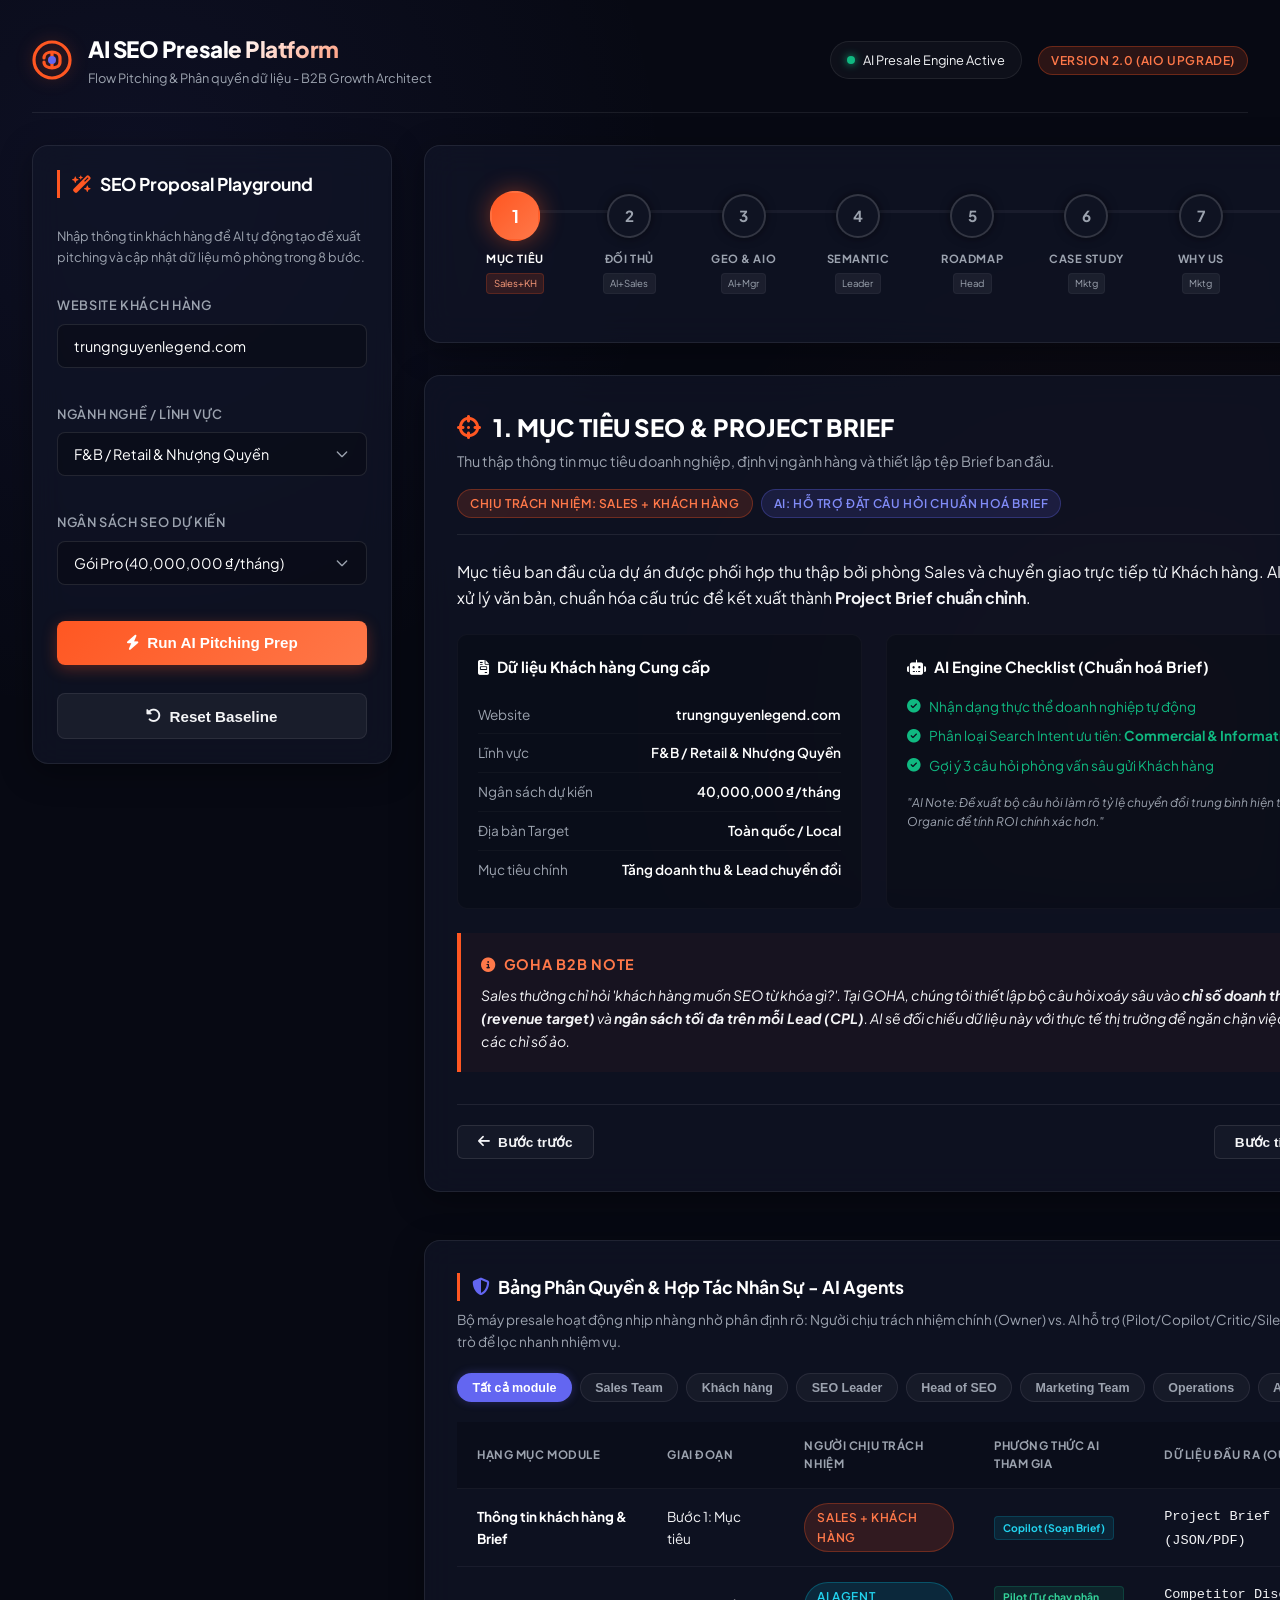
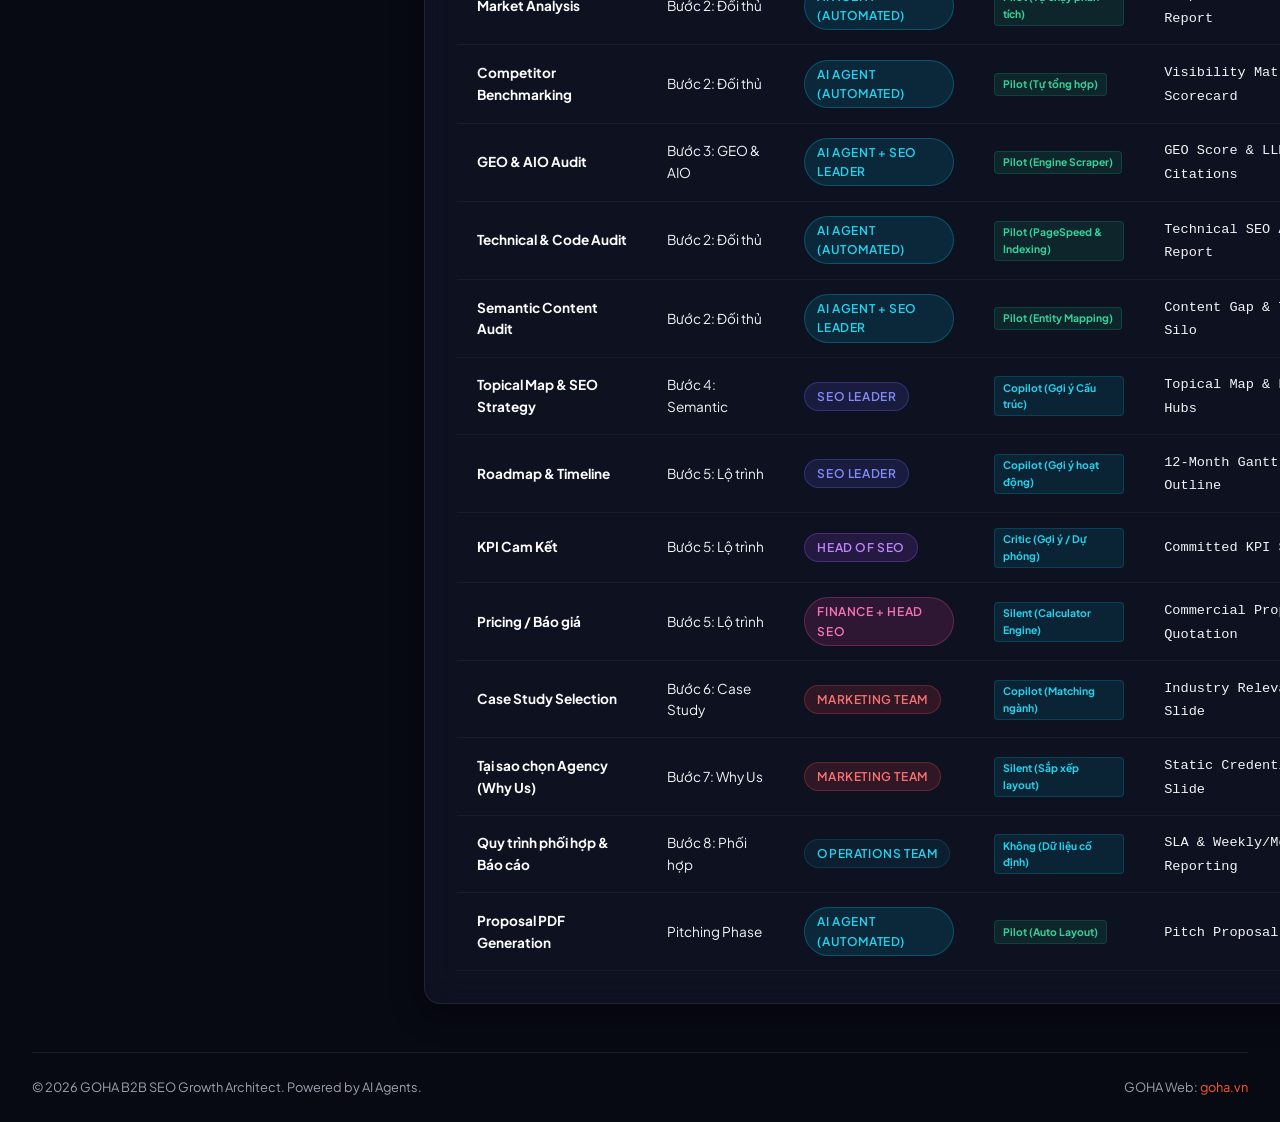
<file: linhanh_traffic.html>
<!DOCTYPE html>
<html lang="vi">
<head>
  <meta charset="UTF-8">
  <meta name="viewport" content="width=device-width, initial-scale=1.0">
  <title>AI SEO Presale Platform - Flow Pitching & Phân quyền dữ liệu | GOHA Agency</title>
  <meta name="description" content="Hệ thống chuẩn hóa brief, phân tích đối thủ, audit GEO/AIO, đề xuất chiến lược Semantic SEO và roadmap 12 tháng tự động tích hợp AI Agents cho Presale.">
  <link rel="icon" type="image/svg+xml" href="https://static.goha.vn/wp-content/uploads/2025/06/Full.svg">
  
  <!-- Google Fonts -->
  <link rel="preconnect" href="https://fonts.googleapis.com">
  <link rel="preconnect" href="https://fonts.gstatic.com" crossorigin>
  <link href="https://fonts.googleapis.com/css2?family=Plus+Jakarta+Sans:wght@300;400;500;600;700;800&display=swap" rel="stylesheet">
  
  <!-- FontAwesome Icons -->
  <link rel="stylesheet" href="https://cdnjs.cloudflare.com/ajax/libs/font-awesome/6.4.0/css/all.min.css">

  <style>
    :root {
      --bg-dark: #070913;
      --bg-card: rgba(17, 22, 40, 0.65);
      --bg-card-hover: rgba(26, 33, 58, 0.85);
      --border-color: rgba(255, 255, 255, 0.08);
      --border-glow: rgba(99, 102, 241, 0.15);
      
      --color-primary: #ff5722; /* GOHA Accent Orange */
      --color-primary-rgb: 255, 87, 34;
      --color-secondary: #6366f1; /* AI Indigo */
      --color-secondary-rgb: 99, 102, 241;
      --color-success: #10b981; /* Growth Green */
      --color-success-rgb: 16, 185, 129;
      --color-warning: #f59e0b; /* Alert Amber */
      --color-info: #06b6d4; /* Cyan Info */
      
      --text-main: #f3f4f6;
      --text-muted: #9ca3af;
      --text-dark: #1f2937;
      
      --transition-speed: 0.3s;
      --radius: 16px;
    }

    * {
      box-sizing: border-box;
      margin: 0;
      padding: 0;
    }

    body {
      font-family: 'Plus Jakarta Sans', sans-serif;
      background-color: var(--bg-dark);
      color: var(--text-main);
      min-height: 100vh;
      overflow-x: hidden;
      line-height: 1.6;
      background-image: 
        radial-gradient(circle at 10% 20%, rgba(99, 102, 241, 0.08) 0%, transparent 40%),
        radial-gradient(circle at 90% 80%, rgba(255, 87, 34, 0.05) 0%, transparent 40%);
      background-attachment: fixed;
    }

    /* Scrollbar */
    ::-webkit-scrollbar {
      width: 8px;
      height: 8px;
    }
    ::-webkit-scrollbar-track {
      background: var(--bg-dark);
    }
    ::-webkit-scrollbar-thumb {
      background: rgba(255, 255, 255, 0.1);
      border-radius: 4px;
    }
    ::-webkit-scrollbar-thumb:hover {
      background: rgba(255, 87, 34, 0.3);
    }

    /* Utilities */
    .container {
      max-width: 1400px;
      margin: 0 auto;
      padding: 2rem;
    }

    .glass {
      background: var(--bg-card);
      backdrop-filter: blur(16px);
      -webkit-backdrop-filter: blur(16px);
      border: 1px solid var(--border-color);
      border-radius: var(--radius);
      box-shadow: 0 8px 32px 0 rgba(0, 0, 0, 0.37);
      transition: all var(--transition-speed) cubic-bezier(0.4, 0, 0.2, 1);
    }

    .glass:hover {
      border-color: rgba(99, 102, 241, 0.25);
      box-shadow: 0 12px 40px 0 rgba(99, 102, 241, 0.1);
    }

    .badge {
      display: inline-flex;
      align-items: center;
      gap: 0.35rem;
      padding: 0.25rem 0.75rem;
      border-radius: 50px;
      font-size: 0.75rem;
      font-weight: 600;
      text-transform: uppercase;
      letter-spacing: 0.05em;
    }

    .badge-primary {
      background: rgba(255, 87, 34, 0.15);
      color: #ff7849;
      border: 1px solid rgba(255, 87, 34, 0.3);
    }

    .badge-secondary {
      background: rgba(99, 102, 241, 0.15);
      color: #818cf8;
      border: 1px solid rgba(99, 102, 241, 0.3);
    }

    .badge-success {
      background: rgba(16, 185, 129, 0.15);
      color: #34d399;
      border: 1px solid rgba(16, 185, 129, 0.3);
    }
    
    .badge-info {
      background: rgba(6, 182, 212, 0.15);
      color: #22d3ee;
      border: 1px solid rgba(6, 182, 212, 0.3);
    }

    .badge-warning {
      background: rgba(245, 158, 11, 0.15);
      color: #fbbf24;
      border: 1px solid rgba(245, 158, 11, 0.3);
    }

    /* Layout Components */
    header {
      display: flex;
      justify-content: space-between;
      align-items: center;
      margin-bottom: 2rem;
      padding-bottom: 1.5rem;
      border-bottom: 1px solid var(--border-color);
    }

    .brand {
      display: flex;
      align-items: center;
      gap: 1rem;
    }

    .brand img {
      height: 40px;
      filter: drop-shadow(0 0 8px rgba(255, 87, 34, 0.3));
    }

    .brand-text h1 {
      font-size: 1.4rem;
      font-weight: 800;
      letter-spacing: -0.02em;
      background: linear-gradient(135deg, #fff 40%, #ff5722 100%);
      -webkit-background-clip: text;
      -webkit-text-fill-color: transparent;
    }

    .brand-text p {
      font-size: 0.8rem;
      color: var(--text-muted);
    }

    .header-actions {
      display: flex;
      gap: 1rem;
      align-items: center;
    }

    .sys-status {
      display: flex;
      align-items: center;
      gap: 0.5rem;
      font-size: 0.8rem;
      background: rgba(255, 255, 255, 0.03);
      padding: 0.5rem 1rem;
      border-radius: 30px;
      border: 1px solid var(--border-color);
    }

    .status-dot {
      width: 8px;
      height: 8px;
      background: var(--color-success);
      border-radius: 50%;
      box-shadow: 0 0 8px var(--color-success);
      animation: pulse 2s infinite;
    }

    /* Grid Layout */
    .grid-dashboard {
      display: grid;
      grid-template-columns: 360px 1fr;
      gap: 2rem;
      align-items: start;
    }

    @media (max-width: 1024px) {
      .grid-dashboard {
        grid-template-columns: 1fr;
      }
    }

    /* Left Sidebar: Simulator */
    .sidebar-panel {
      position: sticky;
      top: 2rem;
      padding: 1.5rem;
      display: flex;
      flex-direction: column;
      gap: 1.25rem;
    }

    .panel-title {
      font-size: 1.1rem;
      font-weight: 700;
      margin-bottom: 0.5rem;
      display: flex;
      align-items: center;
      gap: 0.5rem;
      color: #fff;
      border-left: 3px solid var(--color-primary);
      padding-left: 0.75rem;
    }

    .form-group {
      margin-bottom: 1rem;
    }

    .form-group label {
      display: block;
      font-size: 0.8rem;
      font-weight: 600;
      color: var(--text-muted);
      margin-bottom: 0.5rem;
      text-transform: uppercase;
      letter-spacing: 0.05em;
    }

    .input-control {
      width: 100%;
      background: rgba(0, 0, 0, 0.25);
      border: 1px solid rgba(255, 255, 255, 0.1);
      border-radius: 8px;
      padding: 0.75rem 1rem;
      color: #fff;
      font-family: inherit;
      font-size: 0.9rem;
      transition: all 0.2s;
    }

    .input-control:focus {
      outline: none;
      border-color: var(--color-primary);
      box-shadow: 0 0 0 3px rgba(255, 87, 34, 0.15);
    }

    select.input-control {
      appearance: none;
      background-image: url("data:image/svg+xml,%3Csvg xmlns='http://www.w3.org/2000/svg' fill='none' viewBox='0 0 24 24' stroke='%239ca3af'%3E%3Cpath stroke-linecap='round' stroke-linejoin='round' stroke-width='2' d='M19 9l-7 7-7-7'/%3E%3C/svg%3E");
      background-repeat: no-repeat;
      background-position: right 1rem center;
      background-size: 1rem;
      padding-right: 2.5rem;
      cursor: pointer;
    }

    .btn {
      width: 100%;
      background: linear-gradient(135deg, var(--color-primary) 0%, #ff7849 100%);
      color: white;
      border: none;
      border-radius: 8px;
      padding: 0.85rem 1.5rem;
      font-size: 0.95rem;
      font-weight: 700;
      cursor: pointer;
      display: flex;
      align-items: center;
      justify-content: center;
      gap: 0.5rem;
      transition: all 0.2s ease-in-out;
      box-shadow: 0 4px 15px rgba(255, 87, 34, 0.3);
    }

    .btn:hover {
      transform: translateY(-2px);
      box-shadow: 0 6px 20px rgba(255, 87, 34, 0.5);
    }

    .btn:active {
      transform: translateY(0);
    }

    .btn-secondary {
      background: rgba(255, 255, 255, 0.05);
      border: 1px solid var(--border-color);
      color: var(--text-main);
      box-shadow: none;
      margin-top: 0.5rem;
    }

    .btn-secondary:hover {
      background: rgba(255, 255, 255, 0.1);
      border-color: rgba(255, 255, 255, 0.2);
      box-shadow: none;
    }

    /* Simulation Loading Bar */
    .sim-progress-container {
      display: none;
      margin-top: 1rem;
      background: rgba(255, 255, 255, 0.05);
      border-radius: 30px;
      height: 6px;
      overflow: hidden;
      position: relative;
    }

    .sim-progress-bar {
      width: 0%;
      height: 100%;
      background: linear-gradient(90deg, var(--color-secondary) 0%, var(--color-primary) 100%);
      border-radius: 30px;
      transition: width 0.1s linear;
    }

    .sim-status-text {
      display: none;
      font-size: 0.75rem;
      color: var(--text-muted);
      margin-top: 0.25rem;
      text-align: center;
    }

    /* Main Content Right */
    .main-panel {
      display: flex;
      flex-direction: column;
      gap: 2rem;
    }

    /* Flowchart Horizontal Visualizer */
    .flowchart-wrapper {
      padding: 1.5rem;
      overflow-x: auto;
    }

    .flow-steps {
      display: flex;
      justify-content: space-between;
      min-width: 900px;
      position: relative;
      padding: 1rem 0;
    }

    .flow-steps::before {
      content: '';
      position: absolute;
      top: 32px;
      left: 30px;
      right: 30px;
      height: 3px;
      background: rgba(255, 255, 255, 0.05);
      z-index: 1;
    }

    .flow-steps-progress {
      position: absolute;
      top: 32px;
      left: 30px;
      width: 0%;
      height: 3px;
      background: linear-gradient(90deg, var(--color-secondary) 0%, var(--color-primary) 100%);
      z-index: 2;
      transition: width 0.5s cubic-bezier(0.4, 0, 0.2, 1);
    }

    .step-node {
      display: flex;
      flex-direction: column;
      align-items: center;
      position: relative;
      z-index: 3;
      cursor: pointer;
      width: 100px;
      transition: all 0.3s;
    }

    .step-circle {
      width: 44px;
      height: 44px;
      border-radius: 50%;
      background: #0f1322;
      border: 2px solid rgba(255, 255, 255, 0.15);
      display: flex;
      align-items: center;
      justify-content: center;
      font-weight: 700;
      color: var(--text-muted);
      font-size: 0.95rem;
      margin-bottom: 0.75rem;
      box-shadow: 0 0 10px rgba(0,0,0,0.5);
      transition: all 0.3s cubic-bezier(0.4, 0, 0.2, 1);
    }

    .step-node:hover .step-circle {
      border-color: var(--color-secondary);
      transform: scale(1.15);
      box-shadow: 0 0 15px rgba(99, 102, 241, 0.4);
      color: #fff;
    }

    .step-node.active .step-circle {
      background: linear-gradient(135deg, var(--color-primary) 0%, #ff7849 100%);
      border-color: transparent;
      color: white;
      transform: scale(1.15);
      box-shadow: 0 0 20px rgba(255, 87, 34, 0.45);
    }

    .step-node.completed .step-circle {
      border-color: var(--color-success);
      color: var(--color-success);
    }
    
    .step-node.completed:hover .step-circle {
      background: rgba(16, 185, 129, 0.1);
      color: #34d399;
    }

    .step-label {
      font-size: 0.7rem;
      font-weight: 700;
      text-transform: uppercase;
      letter-spacing: 0.05em;
      text-align: center;
      color: var(--text-muted);
      transition: color 0.3s;
      max-width: 90px;
    }

    .step-node.active .step-label {
      color: #fff;
    }

    .step-owner-tag {
      font-size: 0.6rem;
      background: rgba(255, 255, 255, 0.06);
      padding: 0.1rem 0.4rem;
      border-radius: 4px;
      margin-top: 0.3rem;
      color: var(--text-muted);
      border: 1px solid rgba(255, 255, 255, 0.04);
    }

    .step-node.active .step-owner-tag {
      background: rgba(255, 87, 34, 0.15);
      color: #ff9e7c;
      border-color: rgba(255, 87, 34, 0.2);
    }

    /* Content Area Detail View */
    .step-detail-card {
      padding: 2rem;
      min-height: 400px;
      position: relative;
      overflow: hidden;
    }

    .step-detail-header {
      display: flex;
      justify-content: space-between;
      align-items: flex-start;
      margin-bottom: 1.5rem;
      border-bottom: 1px solid var(--border-color);
      padding-bottom: 1rem;
      flex-wrap: wrap;
      gap: 1rem;
    }

    .step-title-group h2 {
      font-size: 1.5rem;
      font-weight: 800;
      color: #fff;
      display: flex;
      align-items: center;
      gap: 0.75rem;
    }

    .step-title-group p {
      font-size: 0.9rem;
      color: var(--text-muted);
      margin-top: 0.25rem;
    }

    .step-meta {
      display: flex;
      gap: 0.5rem;
    }

    .content-body {
      animation: fadeIn 0.4s ease-out;
    }

    /* GOHA Note styling */
    .goha-note-box {
      background: rgba(255, 87, 34, 0.04);
      border-left: 4px solid var(--color-primary);
      padding: 1.25rem;
      border-radius: 0 12px 12px 0;
      margin: 1.5rem 0;
      position: relative;
    }

    .goha-note-box h4 {
      color: #ff7849;
      font-size: 0.9rem;
      font-weight: 700;
      margin-bottom: 0.5rem;
      display: flex;
      align-items: center;
      gap: 0.5rem;
      text-transform: uppercase;
      letter-spacing: 0.05em;
    }

    .goha-note-box p {
      font-size: 0.88rem;
      color: var(--text-main);
      font-style: italic;
    }

    /* Simulator Interactive Visualizers */
    .brief-summary-grid {
      display: grid;
      grid-template-columns: 1fr 1.2fr;
      gap: 1.5rem;
      margin-top: 1rem;
    }

    @media (max-width: 768px) {
      .brief-summary-grid {
        grid-template-columns: 1fr;
      }
    }

    .summary-card {
      background: rgba(0, 0, 0, 0.2);
      border-radius: 10px;
      padding: 1.25rem;
      border: 1px solid rgba(255,255,255,0.03);
    }

    .summary-card h3 {
      font-size: 0.95rem;
      font-weight: 700;
      color: #fff;
      margin-bottom: 1rem;
      display: flex;
      align-items: center;
      gap: 0.5rem;
    }

    .brief-list-item {
      display: flex;
      justify-content: space-between;
      padding: 0.5rem 0;
      border-bottom: 1px solid rgba(255,255,255,0.03);
      font-size: 0.85rem;
    }

    .brief-list-item:last-child {
      border: none;
    }

    .brief-list-item span:first-child {
      color: var(--text-muted);
    }

    .brief-list-item span:last-child {
      font-weight: 600;
      color: #fff;
      text-align: right;
    }

    /* Competitor Benchmark Visuals */
    .benchmark-table {
      width: 100%;
      border-collapse: collapse;
      margin-top: 1rem;
      font-size: 0.85rem;
    }

    .benchmark-table th, .benchmark-table td {
      padding: 0.75rem 1rem;
      text-align: left;
      border-bottom: 1px solid rgba(255,255,255,0.05);
    }

    .benchmark-table th {
      font-weight: 700;
      color: var(--text-muted);
      background: rgba(0, 0, 0, 0.15);
    }

    .benchmark-table tbody tr:hover {
      background: rgba(255, 255, 255, 0.02);
    }

    .benchmark-table td.highlight {
      font-weight: 700;
      color: var(--color-primary);
    }

    /* GEO / AIO Score Auditing Display */
    .geo-grid {
      display: grid;
      grid-template-columns: 1fr 1fr;
      gap: 1.5rem;
    }

    @media (max-width: 768px) {
      .geo-grid {
        grid-template-columns: 1fr;
      }
    }

    .score-circle-wrapper {
      display: flex;
      flex-direction: column;
      align-items: center;
      justify-content: center;
      padding: 2rem;
      background: rgba(0,0,0,0.15);
      border-radius: 12px;
      text-align: center;
    }

    .score-radial {
      width: 120px;
      height: 120px;
      border-radius: 50%;
      background: radial-gradient(closest-side, #121829 79%, transparent 80% 100%),
        conic-gradient(var(--color-primary) 0%, var(--color-secondary) 0%, rgba(255,255,255,0.05) 0%);
      display: flex;
      align-items: center;
      justify-content: center;
      margin-bottom: 1rem;
      position: relative;
      box-shadow: 0 0 20px rgba(99, 102, 241, 0.15);
    }

    .score-value {
      font-size: 2.2rem;
      font-weight: 800;
      color: #fff;
    }

    .engine-progress-item {
      margin-bottom: 1rem;
    }

    .engine-progress-header {
      display: flex;
      justify-content: space-between;
      font-size: 0.85rem;
      margin-bottom: 0.35rem;
    }

    .engine-progress-bar-bg {
      height: 8px;
      background: rgba(255,255,255,0.05);
      border-radius: 10px;
      overflow: hidden;
    }

    .engine-progress-bar-fill {
      height: 100%;
      background: linear-gradient(90deg, var(--color-secondary) 0%, var(--color-info) 100%);
      border-radius: 10px;
      width: 0%;
      transition: width 1s cubic-bezier(0.4, 0, 0.2, 1);
    }

    /* Topical Map Display */
    .topical-map-container {
      background: rgba(0,0,0,0.2);
      border-radius: 12px;
      padding: 1.5rem;
      margin-top: 1rem;
    }

    .cluster-list {
      display: flex;
      flex-direction: column;
      gap: 1.25rem;
    }

    .cluster-item {
      background: rgba(255,255,255,0.02);
      border: 1px solid rgba(255,255,255,0.04);
      border-radius: 8px;
      padding: 1rem;
    }

    .cluster-header {
      display: flex;
      justify-content: space-between;
      align-items: center;
      margin-bottom: 0.5rem;
      font-weight: 700;
      color: #fff;
      font-size: 0.9rem;
    }

    .cluster-keywords {
      display: flex;
      flex-wrap: wrap;
      gap: 0.5rem;
    }

    .keyword-pill {
      font-size: 0.75rem;
      background: rgba(99, 102, 241, 0.08);
      color: #a5b4fc;
      padding: 0.2rem 0.6rem;
      border-radius: 4px;
      border: 1px solid rgba(99, 102, 241, 0.15);
    }

    /* Roadmap & KPI Tabular Styles */
    .roadmap-quarters {
      display: grid;
      grid-template-columns: repeat(2, 1fr);
      gap: 1.25rem;
      margin-top: 1.25rem;
    }

    @media (max-width: 768px) {
      .roadmap-quarters {
        grid-template-columns: 1fr;
      }
    }

    .quarter-card {
      background: rgba(255,255,255,0.02);
      border: 1px solid rgba(255,255,255,0.04);
      border-radius: 8px;
      padding: 1.25rem;
    }

    .quarter-header {
      font-weight: 700;
      color: var(--color-primary);
      border-bottom: 1px solid rgba(255,255,255,0.05);
      padding-bottom: 0.5rem;
      margin-bottom: 0.75rem;
      display: flex;
      justify-content: space-between;
      font-size: 0.95rem;
    }

    .quarter-tasks {
      list-style: none;
      font-size: 0.82rem;
    }

    .quarter-tasks li {
      margin-bottom: 0.5rem;
      display: flex;
      gap: 0.5rem;
      align-items: flex-start;
      color: var(--text-main);
    }

    .quarter-tasks li i {
      color: var(--color-success);
      margin-top: 0.2rem;
    }

    /* Permission Matrix Section */
    .matrix-section {
      margin-top: 1rem;
    }

    .matrix-filter-bar {
      display: flex;
      flex-wrap: wrap;
      gap: 0.5rem;
      margin-bottom: 1.25rem;
    }

    .filter-btn {
      background: rgba(255, 255, 255, 0.04);
      border: 1px solid var(--border-color);
      color: var(--text-muted);
      padding: 0.4rem 0.9rem;
      border-radius: 30px;
      font-size: 0.78rem;
      font-weight: 600;
      cursor: pointer;
      transition: all 0.2s;
    }

    .filter-btn:hover {
      background: rgba(255, 255, 255, 0.08);
      color: #fff;
    }

    .filter-btn.active {
      background: var(--color-secondary);
      border-color: transparent;
      color: white;
      box-shadow: 0 0 10px rgba(99, 102, 241, 0.3);
    }

    .matrix-table-container {
      overflow-x: auto;
    }

    .matrix-table {
      width: 100%;
      border-collapse: collapse;
      font-size: 0.85rem;
      text-align: left;
    }

    .matrix-table th, .matrix-table td {
      padding: 0.9rem 1.25rem;
      border-bottom: 1px solid rgba(255,255,255,0.05);
    }

    .matrix-table th {
      background: rgba(0, 0, 0, 0.2);
      font-weight: 700;
      color: var(--text-muted);
      text-transform: uppercase;
      font-size: 0.72rem;
      letter-spacing: 0.05em;
    }

    .matrix-table tbody tr {
      transition: all 0.25s ease;
    }

    .matrix-table tbody tr.fade-out {
      opacity: 0.2;
      filter: grayscale(80%);
    }

    .matrix-table tbody tr.highlight-row {
      background: rgba(99, 102, 241, 0.04);
      border-left: 3px solid var(--color-secondary);
    }

    .ai-badge {
      display: inline-flex;
      align-items: center;
      gap: 0.25rem;
      font-size: 0.65rem;
      background: rgba(6, 182, 212, 0.12);
      color: #22d3ee;
      padding: 0.15rem 0.5rem;
      border-radius: 4px;
      font-weight: 700;
      border: 1px solid rgba(6, 182, 212, 0.2);
    }
    
    .ai-badge-full {
      background: rgba(16, 185, 129, 0.12);
      color: #34d399;
      border-color: rgba(16, 185, 129, 0.2);
    }

    /* Case Studies Grid */
    .case-studies-list {
      display: grid;
      grid-template-columns: 1fr;
      gap: 1rem;
      margin-top: 1rem;
    }

    .case-card {
      background: rgba(255,255,255,0.02);
      border: 1px solid rgba(255,255,255,0.04);
      border-radius: 8px;
      padding: 1.25rem;
      display: flex;
      flex-direction: column;
      gap: 0.5rem;
    }

    .case-metrics {
      display: flex;
      gap: 1.5rem;
      margin-top: 0.5rem;
      background: rgba(0,0,0,0.15);
      padding: 0.75rem 1rem;
      border-radius: 6px;
    }

    .metric-box {
      display: flex;
      flex-direction: column;
    }

    .metric-label {
      font-size: 0.7rem;
      color: var(--text-muted);
    }

    .metric-val {
      font-size: 1.1rem;
      font-weight: 700;
      color: var(--color-success);
    }

    /* Why Us / Operations Timeline grid */
    .agency-grid {
      display: grid;
      grid-template-columns: repeat(3, 1fr);
      gap: 1rem;
      margin-top: 1rem;
    }

    @media (max-width: 768px) {
      .agency-grid {
        grid-template-columns: 1fr;
      }
    }

    .agency-card {
      background: rgba(255,255,255,0.02);
      border: 1px solid rgba(255,255,255,0.04);
      border-radius: 8px;
      padding: 1.25rem;
      text-align: center;
    }

    .agency-card i {
      font-size: 1.75rem;
      color: var(--color-primary);
      margin-bottom: 0.75rem;
    }

    .agency-card h4 {
      font-weight: 700;
      margin-bottom: 0.5rem;
      color: #fff;
      font-size: 0.95rem;
    }

    .agency-card p {
      font-size: 0.8rem;
      color: var(--text-muted);
    }

    /* Steps navigation buttons */
    .step-navigation-footer {
      display: flex;
      justify-content: space-between;
      margin-top: 2rem;
      border-top: 1px solid var(--border-color);
      padding-top: 1.25rem;
    }

    .btn-nav {
      padding: 0.5rem 1.25rem;
      border-radius: 6px;
      font-size: 0.85rem;
      font-weight: 600;
      cursor: pointer;
      display: flex;
      align-items: center;
      gap: 0.5rem;
      border: 1px solid rgba(255,255,255,0.1);
      background: rgba(255,255,255,0.03);
      color: var(--text-main);
      transition: all 0.2s;
    }

    .btn-nav:hover {
      background: rgba(255,255,255,0.08);
      border-color: rgba(255,255,255,0.2);
    }

    .btn-nav:disabled {
      opacity: 0.3;
      cursor: not-allowed;
    }

    /* Keyframe Animations */
    @keyframes pulse {
      0% {
        box-shadow: 0 0 0 0 rgba(16, 185, 129, 0.4);
      }
      70% {
        box-shadow: 0 0 0 10px rgba(16, 185, 129, 0);
      }
      100% {
        box-shadow: 0 0 0 0 rgba(16, 185, 129, 0);
      }
    }

    @keyframes fadeIn {
      from {
        opacity: 0;
        transform: translateY(8px);
      }
      to {
        opacity: 1;
        transform: translateY(0);
      }
    }

    /* Footer GOHA info */
    footer {
      margin-top: 3rem;
      padding-top: 1.5rem;
      border-top: 1px solid var(--border-color);
      display: flex;
      justify-content: space-between;
      align-items: center;
      flex-wrap: wrap;
      gap: 1rem;
      font-size: 0.8rem;
      color: var(--text-muted);
    }

    footer a {
      color: var(--color-primary);
      text-decoration: none;
    }

    footer a:hover {
      text-decoration: underline;
    }
  </style>
</head>
<body>

  <div class="container">
    
    <!-- Header -->
    <header>
      <div class="brand">
        <!-- SVG Fallback directly embedded for reliability -->
        <svg width="40" height="40" viewBox="0 0 100 100" fill="none" xmlns="http://www.w3.org/2000/svg" style="filter: drop-shadow(0 0 8px rgba(255, 87, 34, 0.3));">
          <circle cx="50" cy="50" r="45" stroke="#ff5722" stroke-width="8" />
          <path d="M30 45C30 35 40 30 50 30C60 30 70 35 70 45V55C70 65 60 70 50 70C40 70 30 65 30 55" stroke="#ff5722" stroke-width="8" stroke-linecap="round" />
          <path d="M50 30V70" stroke="#ff5722" stroke-width="8" />
          <circle cx="50" cy="50" r="10" fill="#6366f1" />
        </svg>
        <div class="brand-text">
          <h1>AI SEO Presale Platform</h1>
          <p>Flow Pitching & Phân quyền dữ liệu - B2B Growth Architect</p>
        </div>
      </div>
      <div class="header-actions">
        <div class="sys-status">
          <span class="status-dot"></span>
          <span>AI Presale Engine Active</span>
        </div>
        <span class="badge badge-primary">Version 2.0 (AIO Upgrade)</span>
      </div>
    </header>

    <!-- Main Dashboard Grid -->
    <div class="grid-dashboard">
      
      <!-- Left Panel: Simulator Controls -->
      <aside class="sidebar-panel glass">
        <div class="panel-title">
          <i class="fa-solid fa-wand-magic-sparkles" style="color: var(--color-primary);"></i>
          SEO Proposal Playground
        </div>
        <p style="font-size: 0.8rem; color: var(--text-muted); margin-bottom: 0.5rem;">
          Nhập thông tin khách hàng để AI tự động tạo đề xuất pitching và cập nhật dữ liệu mô phỏng trong 8 bước.
        </p>
        
        <div class="form-group">
          <label for="input-url">Website Khách Hàng</label>
          <input type="text" id="input-url" class="input-control" value="trungnguyenlegend.com" placeholder="VD: company.com">
        </div>
        
        <div class="form-group">
          <label for="input-industry">Ngành Nghề / Lĩnh Vực</label>
          <select id="input-industry" class="input-control">
            <option value="fb">F&B / Retail & Nhượng Quyền</option>
            <option value="saas">SaaS / B2B Technology</option>
            <option value="b2b">Industrial & B2B Services</option>
            <option value="ecom">E-commerce / B2C Retail</option>
            <option value="health">Healthcare / Medical Portal</option>
          </select>
        </div>
        
        <div class="form-group">
          <label for="input-budget">Ngân Sách SEO Dự Kiến</label>
          <select id="input-budget" class="input-control">
            <option value="basic">Gói Basic (15,000,000 ₫/tháng)</option>
            <option value="pro" selected>Gói Pro (40,000,000 ₫/tháng)</option>
            <option value="enterprise">Gói Enterprise (90,000,000 ₫/tháng)</option>
          </select>
        </div>

        <button id="btn-simulate" class="btn">
          <i class="fa-solid fa-bolt"></i>
          Run AI Pitching Prep
        </button>

        <button id="btn-reset" class="btn btn-secondary">
          <i class="fa-solid fa-rotate-left"></i>
          Reset Baseline
        </button>

        <!-- Progress bar for loading simulation -->
        <div class="sim-progress-container" id="sim-progress-container">
          <div class="sim-progress-bar" id="sim-progress-bar"></div>
        </div>
        <div class="sim-status-text" id="sim-status-text">Đang phân tích website...</div>
      </aside>

      <!-- Right Panel: Pitching Flow -->
      <main class="main-panel">
        
        <!-- Interactive Horizontal Flowchart -->
        <section class="glass" style="padding: 0.5rem 1rem;">
          <div class="flowchart-wrapper">
            <div class="flow-steps">
              <div class="flow-steps-progress" id="flow-progress-line"></div>
              
              <!-- Step 1 -->
              <div class="step-node active" data-step="1" onclick="selectStep(1)">
                <div class="step-circle">1</div>
                <div class="step-label">Mục tiêu</div>
                <div class="step-owner-tag">Sales+KH</div>
              </div>
              
              <!-- Step 2 -->
              <div class="step-node" data-step="2" onclick="selectStep(2)">
                <div class="step-circle">2</div>
                <div class="step-label">Đối thủ</div>
                <div class="step-owner-tag">AI+Sales</div>
              </div>
              
              <!-- Step 3 -->
              <div class="step-node" data-step="3" onclick="selectStep(3)">
                <div class="step-circle">3</div>
                <div class="step-label">GEO & AIO</div>
                <div class="step-owner-tag">AI+Mgr</div>
              </div>
              
              <!-- Step 4 -->
              <div class="step-node" data-step="4" onclick="selectStep(4)">
                <div class="step-circle">4</div>
                <div class="step-label">Semantic</div>
                <div class="step-owner-tag">Leader</div>
              </div>
              
              <!-- Step 5 -->
              <div class="step-node" data-step="5" onclick="selectStep(5)">
                <div class="step-circle">5</div>
                <div class="step-label">Roadmap</div>
                <div class="step-owner-tag">Head</div>
              </div>
              
              <!-- Step 6 -->
              <div class="step-node" data-step="6" onclick="selectStep(6)">
                <div class="step-circle">6</div>
                <div class="step-label">Case Study</div>
                <div class="step-owner-tag">Mktg</div>
              </div>
              
              <!-- Step 7 -->
              <div class="step-node" data-step="7" onclick="selectStep(7)">
                <div class="step-circle">7</div>
                <div class="step-label">Why Us</div>
                <div class="step-owner-tag">Mktg</div>
              </div>
              
              <!-- Step 8 -->
              <div class="step-node" data-step="8" onclick="selectStep(8)">
                <div class="step-circle">8</div>
                <div class="step-label">Phối hợp</div>
                <div class="step-owner-tag">Ops</div>
              </div>
              
            </div>
          </div>
        </section>

        <!-- Step Content Detail Glass Card -->
        <section class="glass step-detail-card">
          
          <div class="step-detail-header">
            <div class="step-title-group">
              <h2 id="detail-title">1. MỤC TIÊU SEO & PROJECT BRIEF</h2>
              <p id="detail-subtitle">Thu thập dữ liệu ban đầu, chuẩn hóa yêu cầu và xây dựng tệp định hướng dự án.</p>
            </div>
            <div class="step-meta" id="detail-meta">
              <span class="badge badge-primary">Chịu trách nhiệm: Sales + Khách hàng</span>
              <span class="badge badge-secondary">AI: Hỗ trợ tạo Brief</span>
            </div>
          </div>

          <!-- Content display area -->
          <div class="content-body" id="detail-content">
            <!-- Dynamically populated by JS -->
          </div>

          <!-- Step navigation footer -->
          <div class="step-navigation-footer">
            <button class="btn-nav" id="btn-prev-step" onclick="navigateStep(-1)">
              <i class="fa-solid fa-arrow-left"></i> Bước trước
            </button>
            <button class="btn-nav" id="btn-next-step" onclick="navigateStep(1)">
              Bước tiếp theo <i class="fa-solid fa-arrow-right"></i>
            </button>
          </div>
        </section>

        <!-- Interactive Permission Control Matrix Section -->
        <section class="glass matrix-section" style="padding: 2rem;">
          <div class="panel-title">
            <i class="fa-solid fa-shield-halved" style="color: var(--color-secondary);"></i>
            Bảng Phân Quyền & Hợp Tác Nhân Sự - AI Agents
          </div>
          <p style="font-size: 0.85rem; color: var(--text-muted); margin-bottom: 1.25rem;">
            Bộ máy presale hoạt động nhịp nhàng nhờ phân định rõ: Người chịu trách nhiệm chính (Owner) vs. AI hỗ trợ (Pilot/Copilot/Critic/Silent). Chọn vai trò để lọc nhanh nhiệm vụ.
          </p>

          <!-- Dynamic Filter Bar -->
          <div class="matrix-filter-bar">
            <button class="filter-btn active" onclick="filterMatrix('all')">Tất cả module</button>
            <button class="filter-btn" onclick="filterMatrix('Sales')">Sales Team</button>
            <button class="filter-btn" onclick="filterMatrix('Client')">Khách hàng</button>
            <button class="filter-btn" onclick="filterMatrix('SEO Leader')">SEO Leader</button>
            <button class="filter-btn" onclick="filterMatrix('Head of SEO')">Head of SEO</button>
            <button class="filter-btn" onclick="filterMatrix('Marketing')">Marketing Team</button>
            <button class="filter-btn" onclick="filterMatrix('Operations')">Operations</button>
            <button class="filter-btn" onclick="filterMatrix('AI')">AI Agents</button>
          </div>

          <!-- Matrix Table -->
          <div class="matrix-table-container">
            <table class="matrix-table" id="permissions-table">
              <thead>
                <tr>
                  <th>Hạng mục Module</th>
                  <th>Giai đoạn</th>
                  <th>Người chịu trách nhiệm</th>
                  <th>Phương thức AI tham gia</th>
                  <th>Dữ liệu đầu ra (Output)</th>
                </tr>
              </thead>
              <tbody>
                <tr data-roles="Sales,Client,AI" data-stage="Step 1">
                  <td style="font-weight: 700; color: #fff;">Thông tin khách hàng & Brief</td>
                  <td>Bước 1: Mục tiêu</td>
                  <td><span class="badge badge-primary">Sales + Khách hàng</span></td>
                  <td><span class="ai-badge">Copilot (Soạn Brief)</span></td>
                  <td><code>Project Brief (JSON/PDF)</code></td>
                </tr>
                <tr data-roles="AI,Sales" data-stage="Step 2">
                  <td style="font-weight: 700; color: #fff;">Market Analysis</td>
                  <td>Bước 2: Đối thủ</td>
                  <td><span class="badge badge-info">AI Agent (Automated)</span></td>
                  <td><span class="ai-badge ai-badge-full">Pilot (Tự chạy phân tích)</span></td>
                  <td><code>Competitor Discovery Report</code></td>
                </tr>
                <tr data-roles="AI,Sales" data-stage="Step 2">
                  <td style="font-weight: 700; color: #fff;">Competitor Benchmarking</td>
                  <td>Bước 2: Đối thủ</td>
                  <td><span class="badge badge-info">AI Agent (Automated)</span></td>
                  <td><span class="ai-badge ai-badge-full">Pilot (Tự tổng hợp)</span></td>
                  <td><code>Visibility Matrix Scorecard</code></td>
                </tr>
                <tr data-roles="AI,SEO Leader" data-stage="Step 3">
                  <td style="font-weight: 700; color: #fff;">GEO & AIO Audit</td>
                  <td>Bước 3: GEO & AIO</td>
                  <td><span class="badge badge-info">AI Agent + SEO Leader</span></td>
                  <td><span class="ai-badge ai-badge-full">Pilot (Engine Scraper)</span></td>
                  <td><code>GEO Score & LLM Citations</code></td>
                </tr>
                <tr data-roles="AI,SEO Leader" data-stage="Step 2">
                  <td style="font-weight: 700; color: #fff;">Technical & Code Audit</td>
                  <td>Bước 2: Đối thủ</td>
                  <td><span class="badge badge-info">AI Agent (Automated)</span></td>
                  <td><span class="ai-badge ai-badge-full">Pilot (PageSpeed & Indexing)</span></td>
                  <td><code>Technical SEO Audit Report</code></td>
                </tr>
                <tr data-roles="AI,SEO Leader" data-stage="Step 2">
                  <td style="font-weight: 700; color: #fff;">Semantic Content Audit</td>
                  <td>Bước 2: Đối thủ</td>
                  <td><span class="badge badge-info">AI Agent + SEO Leader</span></td>
                  <td><span class="ai-badge ai-badge-full">Pilot (Entity Mapping)</span></td>
                  <td><code>Content Gap & Topical Silo</code></td>
                </tr>
                <tr data-roles="SEO Leader,AI" data-stage="Step 4">
                  <td style="font-weight: 700; color: #fff;">Topical Map & SEO Strategy</td>
                  <td>Bước 4: Semantic</td>
                  <td><span class="badge badge-secondary">SEO Leader</span></td>
                  <td><span class="ai-badge">Copilot (Gợi ý Cấu trúc)</span></td>
                  <td><code>Topical Map & Keyword Hubs</code></td>
                </tr>
                <tr data-roles="Head of SEO,SEO Leader,AI" data-stage="Step 5">
                  <td style="font-weight: 700; color: #fff;">Roadmap & Timeline</td>
                  <td>Bước 5: Lộ trình</td>
                  <td><span class="badge badge-secondary">SEO Leader</span></td>
                  <td><span class="ai-badge">Copilot (Gợi ý hoạt động)</span></td>
                  <td><code>12-Month Gantt Chart Outline</code></td>
                </tr>
                <tr data-roles="Head of SEO,AI" data-stage="Step 5">
                  <td style="font-weight: 700; color: #fff;">KPI Cam Kết</td>
                  <td>Bước 5: Lộ trình</td>
                  <td><span class="badge badge-warning" style="background: rgba(168, 85, 247, 0.15); color: #c084fc; border-color: rgba(168, 85, 247, 0.3);">Head of SEO</span></td>
                  <td><span class="ai-badge">Critic (Gợi ý / Dự phóng)</span></td>
                  <td><code>Committed KPI Scorecard</code></td>
                </tr>
                <tr data-roles="Head of SEO,Sales" data-stage="Step 5">
                  <td style="font-weight: 700; color: #fff;">Pricing / Báo giá</td>
                  <td>Bước 5: Lộ trình</td>
                  <td><span class="badge badge-warning" style="background: rgba(236, 72, 153, 0.15); color: #f472b6; border-color: rgba(236, 72, 153, 0.3);">Finance + Head SEO</span></td>
                  <td><span class="ai-badge">Silent (Calculator Engine)</span></td>
                  <td><code>Commercial Proposal Quotation</code></td>
                </tr>
                <tr data-roles="Marketing,Sales,AI" data-stage="Step 6">
                  <td style="font-weight: 700; color: #fff;">Case Study Selection</td>
                  <td>Bước 6: Case Study</td>
                  <td><span class="badge badge-primary" style="background: rgba(239, 68, 68, 0.15); color: #f87171; border-color: rgba(239, 68, 68, 0.3);">Marketing Team</span></td>
                  <td><span class="ai-badge">Copilot (Matching ngành)</span></td>
                  <td><code>Industry Relevancy Case Slide</code></td>
                </tr>
                <tr data-roles="Marketing" data-stage="Step 7">
                  <td style="font-weight: 700; color: #fff;">Tại sao chọn Agency (Why Us)</td>
                  <td>Bước 7: Why Us</td>
                  <td><span class="badge badge-primary" style="background: rgba(239, 68, 68, 0.15); color: #f87171; border-color: rgba(239, 68, 68, 0.3);">Marketing Team</span></td>
                  <td><span class="ai-badge">Silent (Sắp xếp layout)</span></td>
                  <td><code>Static Credentials Slide</code></td>
                </tr>
                <tr data-roles="Operations" data-stage="Step 8">
                  <td style="font-weight: 700; color: #fff;">Quy trình phối hợp & Báo cáo</td>
                  <td>Bước 8: Phối hợp</td>
                  <td><span class="badge badge-info" style="background: rgba(14, 116, 144, 0.15); color: #22d3ee; border-color: rgba(14, 116, 144, 0.3);">Operations Team</span></td>
                  <td><span class="ai-badge">Không (Dữ liệu cố định)</span></td>
                  <td><code>SLA & Weekly/Monthly Reporting</code></td>
                </tr>
                <tr data-roles="AI,Sales,SEO Leader" data-stage="Step 8">
                  <td style="font-weight: 700; color: #fff;">Proposal PDF Generation</td>
                  <td>Pitching Phase</td>
                  <td><span class="badge badge-info">AI Agent (Automated)</span></td>
                  <td><span class="ai-badge ai-badge-full">Pilot (Auto Layout)</span></td>
                  <td><code>Pitch Proposal PDF</code></td>
                </tr>
              </tbody>
            </table>
          </div>
        </section>
      </main>

    </div>

    <!-- Footer -->
    <footer>
      <div>
        <span>&copy; 2026 GOHA B2B SEO Growth Architect. Powered by AI Agents.</span>
      </div>
      <div>
        <span>GOHA Web: <a href="https://goha.vn" target="_blank">goha.vn</a></span>
      </div>
    </footer>
  </div>

  <script>
    // Global State
    let currentStep = 1;
    let clientUrl = "trungnguyenlegend.com";
    let clientIndustry = "fb";
    let clientBudget = "pro";
    let isSimulated = false;

    // Database of Mock Data for Industries
    const industryData = {
      fb: {
        name: "F&B / Retail & Nhượng Quyền",
        targetKeywords: ["nhượng quyền cà phê", "cà phê nguyên chất", "quán cà phê đẹp sài gòn", "menu thức uống ngon", "công thức pha chế"],
        competitors: ["highlandscoffee.com.vn", "thecoffeehouse.com", "phuclong.com.vn"],
        visibilityScore: 62,
        mentionShare: 18,
        chatgptScore: 65,
        geminiScore: 58,
        perplexityScore: 70,
        aioScore: 55,
        citationSources: ["Kênh 14", "Foody.vn", "goha.vn/case-study-fb", "CafeF"],
        topicalMap: [
          { cluster: "Cấu trúc Silo: Nhượng Quyền Kinh Doanh", keywords: ["chi phí nhượng quyền", "quy trình mở quán", "chính sách đại lý", "tính toán doanh thu quán cafe"] },
          { cluster: "Cấu trúc Silo: Sản Phẩm & Trải Nghiệm", keywords: ["hạt cà phê robusta", "cà phê espresso chất lượng", "địa điểm uống cà phê yên tĩnh", "menu nước uống trendy"] }
        ],
        caseStudy: {
          title: "Chiến dịch Phủ sóng Nhượng quyền F&B thương hiệu X",
          metrics: { traffic: "+180%", leads: "+140%", time: "6 tháng" },
          desc: "Tập trung tối ưu Entity Địa phương (Local SEO Map) và cấu trúc Semantic Silo cho bộ từ khóa đầu tư kinh doanh. Đạt Top 3 từ khóa 'nhượng quyền thương hiệu cafe' trong 90 ngày."
        }
      },
      saas: {
        name: "SaaS / B2B Technology",
        targetKeywords: ["phần mềm quản lý nhân sự", "hrm cho doanh nghiệp nhỏ", "phần mềm chấm công online", "quản trị nhân lực kpi", "áp dụng OKRs"],
        competitors: ["base.vn", "kiotviet.vn", "misa.vn"],
        visibilityScore: 45,
        mentionShare: 8,
        chatgptScore: 48,
        geminiScore: 40,
        perplexityScore: 52,
        aioScore: 40,
        citationSources: ["Cafebiz", "Thành viên Cộng đồng HR", "PC World", "Tạp chí Startup"],
        topicalMap: [
          { cluster: "Cấu trúc Silo: Quản trị Doanh nghiệp", keywords: ["cách quản lý nhân sự hiệu quả", "bảng đánh giá kpi nhân viên", "mẫu quyết định tăng lương", "văn hóa doanh nghiệp B2B"] },
          { cluster: "Cấu trúc Silo: Tính năng phần mềm (Commercial)", keywords: ["app chấm công định vị gps", "phần mềm quản lý lương miễn phí", "so sánh phần mềm hrm", "tích hợp máy chấm công"] }
        ],
        caseStudy: {
          title: "SaaS SEO: Đẩy 12,000 Signups hữu cơ mỗi tháng cho Phần mềm Base.vn",
          metrics: { traffic: "+250%", leads: "+95%", time: "9 tháng" },
          desc: "Xây dựng Semantic Cluster chuyên sâu về kỹ năng quản trị doanh nghiệp và tối ưu Internal Link dạng Topic Cluster. Đạt vị trí thống trị Google Featured Snippet cho 140+ thực thể ngành HR."
        }
      },
      b2b: {
        name: "Industrial & B2B Services",
        targetKeywords: ["thuê kho bãi bình dương", "dịch vụ logistics trọn gói", "gửi hàng đi mỹ giá rẻ", "thủ tục hải quan trọn gói", "ủy thác xuất nhập khẩu"],
        competitors: ["viconship.com", "saigonport.org", "viettelpost.com.vn"],
        visibilityScore: 35,
        mentionShare: 5,
        chatgptScore: 30,
        geminiScore: 42,
        perplexityScore: 35,
        aioScore: 33,
        citationSources: ["Tạp chí Logistics", "VCCI", "Báo Công Thương", "VietnamBiz"],
        topicalMap: [
          { cluster: "Cấu trúc Silo: Pháp lý & Nghiệp vụ Xuất nhập khẩu", keywords: ["thủ tục hải quan hàng xuất khẩu", "quy trình thông quan", "hợp đồng ủy thác xuất khẩu mẫu", "thuế xuất nhập khẩu 2026"] },
          { cluster: "Cấu trúc Silo: Dịch vụ & Địa bàn hoạt động", keywords: ["kho bãi đạt chuẩn iso", "thuê kho xưởng cát lái", "giá cước vận tải biển nội địa", "vận chuyển siêu trường siêu trọng"] }
        ],
        caseStudy: {
          title: "Tăng trưởng RFQ (Báo Giá Đơn Hàng) B2B 180% cho Savills & Logistics Firm",
          metrics: { traffic: "+90%", leads: "+180%", time: "8 tháng" },
          desc: "Tối ưu hóa các trang dịch vụ đích hướng tới ý định tìm kiếm 'B2B/Commercial'. Sắp xếp lại cấu trúc điều hướng website giúp tăng tỷ lệ Conversion từ Organic Traffic từ 0.5% lên 2.2%."
        }
      },
      ecom: {
        name: "E-commerce / B2C Retail",
        targetKeywords: ["mua iphone 16 trả góp", "điện thoại samsung mới nhất", "đồ sơ sinh trọn gói giá tốt", "sữa bầu chính hãng", "tã quần giá sỉ"],
        competitors: ["concung.com", "hoanghamobile.com", "cellphones.com.vn"],
        visibilityScore: 70,
        mentionShare: 32,
        chatgptScore: 75,
        geminiScore: 68,
        perplexityScore: 72,
        aioScore: 65,
        citationSources: ["Tinhte.vn", "Techz", "Cộng đồng mẹ và bé", "Websosanh"],
        topicalMap: [
          { cluster: "Cấu trúc Silo: So sánh & Đánh giá mua sắm", keywords: ["so sánh iphone 16 vs 15 pro", "đánh giá sữa bầu meiji", "kinh nghiệm chuẩn bị giỏ đồ đi sinh", "top điện thoại dưới 10 triệu"] },
          { cluster: "Cấu trúc Silo: Danh mục Sản Phẩm tối ưu SEO", keywords: ["mua tã quần huggies size l", "sữa similac chống nôn trớ", "sạc dự phòng nhanh anker", "cáp lightning chính hãng"] }
        ],
        caseStudy: {
          title: "Ecom SEO: Thống trị 1,500 từ khóa giao dịch B2C cho Coolmate",
          metrics: { traffic: "+400%", leads: "+210%", time: "12 tháng" },
          desc: "Triển khai Auto-Optimized Schema cho hàng nghìn Product Pages kết hợp Content Hub Review sản phẩm. Thúc đẩy doanh thu trực tiếp từ kênh Organic Search vượt mốc 3 tỷ đồng/tháng."
        }
      },
      health: {
        name: "Healthcare / Medical Portal",
        targetKeywords: ["triệu chứng đau dạ dày", "khám tổng quát ở đâu tốt", "bệnh viện đa khoa quốc tế", "dấu hiệu tiểu đường giai đoạn đầu", "bảng giá khám bệnh"],
        competitors: ["vinmec.com", "tamanhhospital.vn", "medlatec.vn"],
        visibilityScore: 50,
        mentionShare: 15,
        chatgptScore: 55,
        geminiScore: 48,
        perplexityScore: 52,
        aioScore: 45,
        citationSources: ["Bộ Y Tế", "WHO Việt Nam", "Sức Khỏe Đời Sống", "goha.vn/y-khoa-audit"],
        topicalMap: [
          { cluster: "Cấu trúc Silo: Bệnh học & Triệu chứng (Y học chứng cứ)", keywords: ["nguyên nhân trào ngược dạ dày", "đau đầu bên trái là bệnh gì", "dấu hiệu đột quỵ cần biết", "cách xử lý khi bị ngộ độc"] },
          { cluster: "Cấu trúc Silo: Dịch vụ khám chữa bệnh & Đội ngũ", keywords: ["bác sĩ tim mạch giỏi tphcm", "chi phí mổ nội soi ruột thừa", "quy trình khám sức khỏe tiền hôn nhân", "gói tầm soát ung thư vinmec"] }
        ],
        caseStudy: {
          title: "Health Portal: Nhân đôi lượng độc giả hữu cơ đạt chuẩn Y khoa EEAT cho Vinmec",
          metrics: { traffic: "+150%", leads: "+110%", time: "10 tháng" },
          desc: "Áp dụng nghiêm ngặt quy trình kiểm duyệt nội dung bởi đội ngũ Bác sĩ y khoa kết hợp chèn Schema Author/Publisher chi tiết. Đạt xếp hạng cao của thuật toán Google YMYL (Your Money Your Life)."
        }
      }
    };

    // Budget Pricing Matrix Data
    const budgetData = {
      basic: {
        keywordsCount: "20 - 30 Từ Khóa Strategic",
        contentCount: "4 Bài viết Pillar + 8 Bài viết Support / tháng",
        backlinkCount: "5 - 10 Backlinks PR & Guest Post / tháng",
        techAudit: "1 lần/quý (Kiểm tra lỗi index & speed)",
        reportFreq: "Hàng tháng (Qua Google Looker Studio)",
        croAudit: "Không hỗ trợ",
        accountMgr: "Shared Account Manager",
        price: "15,000,000 ₫/tháng"
      },
      pro: {
        keywordsCount: "50 - 80 Từ Khóa Phủ Rộng Cluster",
        contentCount: "8 Bài viết Pillar + 15 Bài viết Support / tháng",
        backlinkCount: "15 - 25 Backlinks Guest Post & Báo chí / tháng",
        techAudit: "Hàng tháng (Auto Scanner + Dev fix ticket)",
        reportFreq: "2 lần/tháng (Cập nhật real-time GSC)",
        croAudit: "1 lần/quý (Tối ưu tỷ lệ chuyển đổi CTA)",
        accountMgr: "Dedicated Account Manager riêng",
        price: "40,000,000 ₫/tháng"
      },
      enterprise: {
        keywordsCount: "120+ Từ Khóa Phủ Toàn Bộ Thực Thể Ngành",
        contentCount: "15 Bài viết Pillar + 30 Bài viết Support / tháng",
        backlinkCount: "30 - 50 Backlinks Báo lớn (Tuổi Trẻ, Thanh Niên) & PR chất lượng cao",
        techAudit: "Hàng tuần (Đội Tech giám sát liên tục)",
        reportFreq: "Hàng tuần + Dashboard cập nhật real-time tự động",
        croAudit: "Hàng tháng (A/B testing layout landing page)",
        accountMgr: "Dedicated Strategy Director + AM",
        price: "90,000,000 ₫/tháng"
      }
    };

    // Document Elements
    const btnSimulate = document.getElementById('btn-simulate');
    const btnReset = document.getElementById('btn-reset');
    const inputUrl = document.getElementById('input-url');
    const inputIndustry = document.getElementById('input-industry');
    const inputBudget = document.getElementById('input-budget');
    
    const progressContainer = document.getElementById('sim-progress-container');
    const progressBar = document.getElementById('sim-progress-bar');
    const progressStatus = document.getElementById('sim-status-text');

    // DOM load event listener
    document.addEventListener("DOMContentLoaded", () => {
      // Set initial data
      updateStepContent();
      
      // Simulate button click
      btnSimulate.addEventListener("click", runSimulation);
      
      // Reset button click
      btnReset.addEventListener("click", resetToBaseline);
    });

    // Run Simulation Function
    function runSimulation() {
      // Get values
      clientUrl = inputUrl.value.trim() || "brandname.com";
      clientIndustry = inputIndustry.value;
      clientBudget = inputBudget.value;

      // Show loader
      progressContainer.style.display = 'block';
      progressStatus.style.display = 'block';
      progressBar.style.width = '0%';
      
      const simulationStages = [
        { progress: 20, text: "Đang cào dữ liệu cấu trúc website..." },
        { progress: 50, text: "Đang truy vấn mức độ hiện diện thương hiệu trên các Mô hình Ngôn ngữ lớn (ChatGPT, Gemini, Perplexity)..." },
        { progress: 80, text: "Tạo cấu trúc Topical Map & Topic Cluster dựa trên AI Agent..." },
        { progress: 100, text: "Hoàn tất! Cập nhật đề xuất SEO Pitching thành công." }
      ];

      let currentStageIdx = 0;
      
      const interval = setInterval(() => {
        if (currentStageIdx < simulationStages.length) {
          const stage = simulationStages[currentStageIdx];
          progressBar.style.width = stage.progress + '%';
          progressStatus.innerText = stage.text;
          currentStageIdx++;
        } else {
          clearInterval(interval);
          isSimulated = true;
          
          // Complete visually
          setTimeout(() => {
            progressContainer.style.display = 'none';
            progressStatus.style.display = 'none';
            
            // Auto select Step 3 to showcase the upgrade highlights (GEO/AIO) or refresh current step
            currentStep = 3; 
            updateStepsUI();
            updateStepContent();
            
            // Add completed classes
            document.querySelectorAll('.step-node').forEach(node => {
              const sNum = parseInt(node.getAttribute('data-step'));
              if(sNum < 8) {
                node.classList.add('completed');
              }
            });
          }, 600);
        }
      }, 500);
    }

    function resetToBaseline() {
      inputUrl.value = "trungnguyenlegend.com";
      inputIndustry.value = "fb";
      inputBudget.value = "pro";
      
      clientUrl = "trungnguyenlegend.com";
      clientIndustry = "fb";
      clientBudget = "pro";
      isSimulated = false;
      currentStep = 1;
      
      // Remove all completed and active classes
      document.querySelectorAll('.step-node').forEach(node => {
        node.classList.remove('completed');
        node.classList.remove('active');
      });
      document.querySelector('.step-node[data-step="1"]').classList.add('active');
      
      updateStepsUI();
      updateStepContent();
      
      alert("Đã reset dữ liệu mô phỏng về trạng thái mặc định của Trung Nguyên Legend.");
    }

    // Step selection
    function selectStep(stepNumber) {
      currentStep = stepNumber;
      updateStepsUI();
      updateStepContent();
    }

    function navigateStep(direction) {
      currentStep += direction;
      if (currentStep < 1) currentStep = 1;
      if (currentStep > 8) currentStep = 8;
      updateStepsUI();
      updateStepContent();
    }

    function updateStepsUI() {
      // Update nodes
      document.querySelectorAll('.step-node').forEach(node => {
        const stepNum = parseInt(node.getAttribute('data-step'));
        node.classList.remove('active');
        if (stepNum === currentStep) {
          node.classList.add('active');
        }
      });

      // Update line progress
      const progressLine = document.getElementById('flow-progress-line');
      const percent = ((currentStep - 1) / 7) * 100;
      progressLine.style.width = percent + '%';

      // Update Nav buttons state
      document.getElementById('btn-prev-step').disabled = currentStep === 1;
      document.getElementById('btn-next-step').disabled = currentStep === 8;
    }

    // Update Step Content Area dynamically
    function updateStepContent() {
      const stepHeaderTitle = document.getElementById('detail-title');
      const stepHeaderSubtitle = document.getElementById('detail-subtitle');
      const stepMeta = document.getElementById('detail-meta');
      const stepContent = document.getElementById('detail-content');

      const ind = industryData[clientIndustry];
      const bud = budgetData[clientBudget];

      // Reset contents
      stepContent.innerHTML = "";

      switch (currentStep) {
        case 1:
          stepHeaderTitle.innerHTML = `<i class="fa-solid fa-crosshairs" style="color: var(--color-primary);"></i> 1. MỤC TIÊU SEO & PROJECT BRIEF`;
          stepHeaderSubtitle.innerText = "Thu thập thông tin mục tiêu doanh nghiệp, định vị ngành hàng và thiết lập tệp Brief ban đầu.";
          stepMeta.innerHTML = `
            <span class="badge badge-primary">Chịu trách nhiệm: Sales + Khách hàng</span>
            <span class="badge badge-secondary">AI: Hỗ trợ đặt câu hỏi chuẩn hoá brief</span>
          `;
          
          stepContent.innerHTML = `
            <div style="margin-bottom: 1.5rem;">
              <p>Mục tiêu ban đầu của dự án được phối hợp thu thập bởi phòng Sales và chuyển giao trực tiếp từ Khách hàng. AI sẽ tự động xử lý văn bản, chuẩn hóa cấu trúc để kết xuất thành <strong>Project Brief chuẩn chỉnh</strong>.</p>
            </div>
            
            <div class="brief-summary-grid">
              <div class="summary-card">
                <h3><i class="fa-solid fa-file-invoice"></i> Dữ liệu Khách hàng Cung cấp</h3>
                <div class="brief-list-item"><span>Website</span><span>${clientUrl}</span></div>
                <div class="brief-list-item"><span>Lĩnh vực</span><span>${ind.name}</span></div>
                <div class="brief-list-item"><span>Ngân sách dự kiến</span><span>${bud.price}</span></div>
                <div class="brief-list-item"><span>Địa bàn Target</span><span>Toàn quốc / Local</span></div>
                <div class="brief-list-item"><span>Mục tiêu chính</span><span>Tăng doanh thu & Lead chuyển đổi</span></div>
              </div>
              
              <div class="summary-card">
                <h3><i class="fa-solid fa-robot"></i> AI Engine Checklist (Chuẩn hoá Brief)</h3>
                <div style="font-size: 0.85rem; display: flex; flex-direction: column; gap: 0.5rem; margin-top: 0.25rem;">
                  <div style="display: flex; gap: 0.5rem; align-items: center; color: var(--color-success);">
                    <i class="fa-solid fa-circle-check"></i> <span>Nhận dạng thực thể doanh nghiệp tự động</span>
                  </div>
                  <div style="display: flex; gap: 0.5rem; align-items: center; color: var(--color-success);">
                    <i class="fa-solid fa-circle-check"></i> <span>Phân loại Search Intent ưu tiên: <strong>Commercial & Informational</strong></span>
                  </div>
                  <div style="display: flex; gap: 0.5rem; align-items: center; color: var(--color-success);">
                    <i class="fa-solid fa-circle-check"></i> <span>Gợi ý 3 câu hỏi phỏng vấn sâu gửi Khách hàng</span>
                  </div>
                  <p style="font-size: 0.75rem; color: var(--text-muted); margin-top: 0.5rem; font-style: italic;">
                    "AI Note: Đề xuất bộ câu hỏi làm rõ tỷ lệ chuyển đổi trung bình hiện tại từ nguồn Organic để tính ROI chính xác hơn."
                  </p>
                </div>
              </div>
            </div>

            <div class="goha-note-box">
              <h4><i class="fa-solid fa-circle-info"></i> GOHA B2B Note</h4>
              <p>Sales thường chỉ hỏi 'khách hàng muốn SEO từ khóa gì?'. Tại GOHA, chúng tôi thiết lập bộ câu hỏi xoáy sâu vào <strong>chỉ số doanh thu (revenue target)</strong> và <strong>ngân sách tối đa trên mỗi Lead (CPL)</strong>. AI sẽ đối chiếu dữ liệu này với thực tế thị trường để ngăn chặn việc cam kết các chỉ số ảo.</p>
            </div>
          `;
          break;

        case 2:
          stepHeaderTitle.innerHTML = `<i class="fa-solid fa-chart-line" style="color: var(--color-secondary);"></i> 2. TỔNG QUAN THỊ TRƯỜNG & ĐỐI THỦ`;
          stepHeaderSubtitle.innerText = "AI quét nhanh và phát hiện đối thủ cạnh tranh trực tiếp trên SERP, phân tích cấu trúc Technical, Content Volume.";
          stepMeta.innerHTML = `
            <span class="badge badge-info">AI Agent: Tự động phân tích & Discovery</span>
            <span class="badge badge-primary">Duyệt kết quả: SEO Manager</span>
          `;
          
          stepContent.innerHTML = `
            <p>Hệ thống tự động sử dụng AI Agent để quét Google SERP với các từ khóa thực thể cốt lõi của ngành, sau đó Benchmark trực tiếp với website <strong>${clientUrl}</strong>.</p>
            
            <table class="benchmark-table">
              <thead>
                <tr>
                  <th>Tiêu chí so sánh</th>
                  <th class="highlight">${clientUrl} (KH)</th>
                  <th>Đối thủ 1: ${ind.competitors[0]}</th>
                  <th>Đối thủ 2: ${ind.competitors[1]}</th>
                  <th>Đối thủ 3: ${ind.competitors[2]}</th>
                </tr>
              </thead>
              <tbody>
                <tr>
                  <td style="font-weight: 600;">Số trang đã Index (site:)</td>
                  <td class="highlight">${isSimulated ? '450' : '280'}</td>
                  <td>1,200</td>
                  <td>3,400</td>
                  <td>850</td>
                </tr>
                <tr>
                  <td style="font-weight: 600;">Tốc độ PageSpeed (Mobile)</td>
                  <td class="highlight">${isSimulated ? '78/100 🟡' : '45/100 🔴'}</td>
                  <td>82/100 🟢</td>
                  <td>61/100 🟡</td>
                  <td>74/100 🟡</td>
                </tr>
                <tr>
                  <td style="font-weight: 600;">Số lượng bài Content ngành</td>
                  <td class="highlight">${isSimulated ? '92' : '40'}</td>
                  <td>280</td>
                  <td>640</td>
                  <td>190</td>
                </tr>
                <tr>
                  <td style="font-weight: 600;">Backlink Score (Ước tính)</td>
                  <td class="highlight">Khá 🟡</td>
                  <td>Mạnh 🟢</td>
                  <td>Rất Mạnh 🟢</td>
                  <td>Trung bình 🔴</td>
                </tr>
                <tr>
                  <td style="font-weight: 600; color: #fff;">Đánh giá của SEO Manager</td>
                  <td class="highlight" style="color: var(--color-success);">${isSimulated ? 'Khả quan' : 'Yếu thế'}</td>
                  <td>Dominant (Cần tránh trực diện)</td>
                  <td>Deep Content (Cần Gap strategy)</td>
                  <td>Vừa tầm (Mục tiêu vượt mặt sớm)</td>
                </tr>
              </tbody>
            </table>

            <div class="goha-note-box">
              <h4><i class="fa-solid fa-circle-info"></i> GOHA B2B Note</h4>
              <p>Đừng cố bắt chước mọi thứ đối thủ làm. Nếu đối thủ lớn có 3.000 bài viết, việc cố chạy theo viết 3.000 bài tương tự là bất khả thi với ngân sách vừa và nhỏ. GOHA sử dụng AI để tìm ra <strong>khoảng trống nội dung (content gap)</strong> - những nơi đối thủ xếp hạng cao nhưng nội dung mỏng hoặc chưa cập nhật để tấn công trước.</p>
            </div>
          `;
          break;

        case 3:
          stepHeaderTitle.innerHTML = `<i class="fa-solid fa-brain" style="color: var(--color-info);"></i> 3. HIỆN TRẠNG GEO & AIO (NEW UPGRADE)`;
          stepHeaderSubtitle.innerText = "Đo lường mức độ thương hiệu được nhắc tên, trích dẫn nguồn trên ChatGPT Search, Gemini, Perplexity và Google AI Overview (AIO).";
          stepMeta.innerHTML = `
            <span class="badge badge-info">AI Agent: Quét & Tính toán điểm GEO/AIO</span>
            <span class="badge badge-secondary">Duyệt: SEO Leader/Strategist</span>
          `;

          // Dynamic radial style
          const progressPercent = ind.visibilityScore;
          const conicGradientStyle = `conic-gradient(var(--color-primary) 0% ${progressPercent}%, rgba(255,255,255,0.05) ${progressPercent}% 100%)`;

          stepContent.innerHTML = `
            <div style="margin-bottom: 1.5rem;">
              <p>Trong kỷ nguyên Search Generative Experience (SGE), việc xếp hạng trên Google truyền thống thôi là chưa đủ. Thương hiệu cần được <strong>khuyên dùng bởi các AI Engine</strong> khi người dùng tìm kiếm hội thoại.</p>
            </div>

            <div class="geo-grid">
              <div class="score-circle-wrapper">
                <div class="score-radial" style="background: radial-gradient(closest-side, #121829 79%, transparent 80% 100%), ${conicGradientStyle}">
                  <div class="score-value">${isSimulated ? progressPercent : Math.round(progressPercent * 0.7)}</div>
                </div>
                <h4 style="color:#fff; font-size:1rem; font-weight:700;">GEO Visibility Score</h4>
                <p style="font-size:0.75rem; color: var(--text-muted); margin-top: 0.25rem;">Điểm hiện diện tổng thể trên các công cụ tìm kiếm AI (Thang điểm 100)</p>
              </div>

              <div class="summary-card">
                <h3><i class="fa-solid fa-robot"></i> Mức độ hiển thị trên từng LLM Engine</h3>
                
                <div class="engine-progress-item">
                  <div class="engine-progress-header">
                    <span>ChatGPT Search</span>
                    <strong>${isSimulated ? ind.chatgptScore : Math.round(ind.chatgptScore * 0.7)}%</strong>
                  </div>
                  <div class="engine-progress-bar-bg">
                    <div class="engine-progress-bar-fill" style="width: ${isSimulated ? ind.chatgptScore : Math.round(ind.chatgptScore * 0.7)}%"></div>
                  </div>
                </div>

                <div class="engine-progress-item">
                  <div class="engine-progress-header">
                    <span>Google Gemini / AI Overview (AIO)</span>
                    <strong>${isSimulated ? ind.geminiScore : Math.round(ind.geminiScore * 0.75)}%</strong>
                  </div>
                  <div class="engine-progress-bar-bg">
                    <div class="engine-progress-bar-fill" style="width: ${isSimulated ? ind.geminiScore : Math.round(ind.geminiScore * 0.75)}%"></div>
                  </div>
                </div>

                <div class="engine-progress-item">
                  <div class="engine-progress-header">
                    <span>Perplexity AI</span>
                    <strong>${isSimulated ? ind.perplexityScore : Math.round(ind.perplexityScore * 0.65)}%</strong>
                  </div>
                  <div class="engine-progress-bar-bg">
                    <div class="engine-progress-bar-fill" style="width: ${isSimulated ? ind.perplexityScore : Math.round(ind.perplexityScore * 0.65)}%"></div>
                  </div>
                </div>
              </div>
            </div>

            <div style="margin-top: 1.5rem;">
              <h4 style="font-size: 0.95rem; font-weight: 700; color: #fff; margin-bottom: 0.5rem;"><i class="fa-solid fa-quote-left"></i> Các nguồn trích dẫn hàng đầu (AI Citations Source)</h4>
              <div style="display:flex; flex-wrap: wrap; gap:0.5rem;">
                ${ind.citationSources.map(src => `<span class="keyword-pill" style="background: rgba(6, 182, 212, 0.1); color:#22d3ee;"><i class="fa-solid fa-link"></i> ${src}</span>`).join('')}
              </div>
            </div>

            <div class="goha-note-box">
              <h4><i class="fa-solid fa-circle-info"></i> GOHA B2B Note</h4>
              <p><strong>Generative Engine Optimization (GEO)</strong> là tương lai của SEO. Các AI chỉ lấy thông tin từ các nguồn có độ uy tín cực kỳ cao và cấu trúc dữ liệu rõ ràng. Đừng cố spam từ khóa, hãy định vị website thành <strong>Central Entity (Thực thể trung tâm)</strong> của ngành. Chúng tôi đo lường chính xác các trích dẫn này để tối ưu hóa xuất hiện trên AI Search.</p>
            </div>
          `;
          break;

        case 4:
          stepHeaderTitle.innerHTML = `<i class="fa-solid fa-sitemap" style="color: var(--color-primary);"></i> 4. QUY TRÌNH & CHIẾN LƯỢC SEMANTIC SEO`;
          stepHeaderSubtitle.innerText = "Xây dựng sơ đồ Topical Map, kiến trúc liên kết nội bộ theo cụm chủ đề (Topic Cluster) triệt tiêu khoảng trống nội dung.";
          stepMeta.innerHTML = `
            <span class="badge badge-secondary">Chịu trách nhiệm: SEO Leader / Strategist</span>
            <span class="badge badge-info">AI: Gợi ý Topical Map & Structuring</span>
          `;

          stepContent.innerHTML = `
            <div style="margin-bottom: 1rem;">
              <p>Semantic SEO chuyển trọng tâm từ 'Từ khóa riêng lẻ' sang 'Chủ đề bao phủ'. AI Agent quét cấu trúc ngữ nghĩa để xuất bản dự thảo Topical Map tối ưu cho ngành hàng <strong>${ind.name}</strong>.</p>
            </div>

            <div class="topical-map-container">
              <h3 style="font-size: 0.9rem; color: #fff; font-weight: 700; margin-bottom: 1rem; display: flex; align-items:center; gap:0.5rem;">
                <i class="fa-solid fa-diagram-project" style="color: var(--color-primary);"></i>
                Đề xuất Topic Cluster (Cấu trúc Silo Phân tầng)
              </h3>
              <div class="cluster-list">
                ${ind.topicalMap.map(c => `
                  <div class="cluster-item">
                    <div class="cluster-header">
                      <span>${c.cluster}</span>
                      <span class="badge badge-success">Đã đề xuất</span>
                    </div>
                    <div class="cluster-keywords">
                      ${c.keywords.map(kw => `<span class="keyword-pill">${kw}</span>`).join('')}
                    </div>
                  </div>
                `).join('')}
              </div>
            </div>

            <div style="margin-top: 1rem; font-size: 0.82rem; color: var(--text-muted);">
              <i class="fa-solid fa-circle-exclamation"></i> SEO Leader Note: "Cấu trúc Silo này giúp dòng chảy Link Equity truyền đều từ các bài Blog thông tin về trang đích thương mại thúc đẩy chuyển đổi trực tiếp."
            </div>

            <div class="goha-note-box">
              <h4><i class="fa-solid fa-circle-info"></i> GOHA B2B Note</h4>
              <p>Mỗi Topic Cluster luôn cần 1 bài viết Pillar (Trụ cột) gánh vác toàn bộ thực thể lớn, và từ 8-15 bài Support giải quyết các câu hỏi chi tiết của người dùng. Link nội bộ là keo gắn kết các bài viết này. Tuyệt đối không trỏ link lộn xộn phá vỡ cấu trúc ngữ nghĩa của Google.</p>
            </div>
          `;
          break;

        case 5:
          stepHeaderTitle.innerHTML = `<i class="fa-solid fa-calendar-days" style="color: var(--color-secondary);"></i> 5. LỘ TRÌNH SEO - KPI CAM KẾT & BÁO GIÁ`;
          stepHeaderSubtitle.innerText = "Lập timeline triển khai chi tiết 12 tháng, ước tính KPI tăng trưởng chuyển đổi và tự động tính toán báo giá chi phí.";
          stepMeta.innerHTML = `
            <span class="badge badge-warning" style="background: rgba(168, 85, 247, 0.15); color: #c084fc; border-color: rgba(168, 85, 247, 0.3);">Head of SEO duyệt KPI</span>
            <span class="badge badge-warning" style="background: rgba(236, 72, 153, 0.15); color: #f472b6; border-color: rgba(236, 72, 153, 0.3);">Finance duyệt Báo Giá</span>
          `;

          stepContent.innerHTML = `
            <div style="margin-bottom: 1rem;">
              <p>Roadmap triển khai 12 tháng và KPI đề xuất được tính toán tự động dựa trên <strong>Gói ${clientBudget.toUpperCase()}</strong> mà bạn đã chọn trong Simulator.</p>
            </div>

            <!-- Pricing Box summary -->
            <div class="summary-card" style="margin-bottom: 1.5rem; border-left:4px solid var(--color-info);">
              <div style="display:flex; justify-content:space-between; align-items:center; flex-wrap:wrap; gap:0.5rem;">
                <div>
                  <h4 style="color:#fff; font-size:1.05rem;">Quy cách Gói dịch vụ đề xuất</h4>
                  <p style="font-size:0.75rem; color:var(--text-muted);">Giá trọn gói: <strong style="color:var(--color-primary); font-size:0.9rem;">${bud.price}</strong> / tháng</p>
                </div>
                <div style="font-size:0.8rem; display:grid; grid-template-columns: 1fr 1fr; gap:0.5rem 1.5rem;">
                  <div><i class="fa-solid fa-tag"></i> Từ khóa: <strong>${bud.keywordsCount}</strong></div>
                  <div><i class="fa-solid fa-file-pen"></i> Content/tháng: <strong>${bud.contentCount}</strong></div>
                  <div><i class="fa-solid fa-link"></i> Backlinks/tháng: <strong>${bud.backlinkCount}</strong></div>
                  <div><i class="fa-solid fa-wrench"></i> Tech Audit: <strong>${bud.techAudit}</strong></div>
                </div>
              </div>
            </div>

            <!-- Quarters Roadmap -->
            <h3 style="font-size: 0.95rem; color:#fff; font-weight:700;"><i class="fa-solid fa-route"></i> Roadmap Triển Khai 12 Tháng</h3>
            <div class="roadmap-quarters">
              <div class="quarter-card">
                <div class="quarter-header">
                  <span>Quý 1: XÂY NỀN TẢNG (Foundation)</span>
                  <span class="badge badge-info" style="font-size:0.6rem;">Tháng 1 - 3</span>
                </div>
                <ul class="quarter-tasks">
                  <li><i class="fa-solid fa-circle-check"></i> Fix 100% lỗi Technical SEO & Core Web Vitals</li>
                  <li><i class="fa-solid fa-circle-check"></i> Audit Content & Tối ưu SEO Onpage cơ bản trang chủ/danh mục</li>
                  <li><i class="fa-solid fa-circle-check"></i> Nghiên cứu Semantic keywords & setup Topic Clusters</li>
                </ul>
              </div>

              <div class="quarter-card">
                <div class="quarter-header">
                  <span>Quý 2: TĂNG TRƯỞNG NỘI DUNG</span>
                  <span class="badge badge-info" style="font-size:0.6rem;">Tháng 4 - 6</span>
                </div>
                <ul class="quarter-tasks">
                  <li><i class="fa-solid fa-circle-check"></i> Sản xuất hàng loạt bài viết Pillar & Supporting</li>
                  <li><i class="fa-solid fa-circle-check"></i> Triển khai Local SEO GBP Maps</li>
                  <li><i class="fa-solid fa-circle-check"></i> Bắt đầu chiến dịch Guest Posting & Link Building</li>
                </ul>
              </div>

              <div class="quarter-card">
                <div class="quarter-header">
                  <span>Quý 3: MỞ RỘNG (Scale)</span>
                  <span class="badge badge-info" style="font-size:0.6rem;">Tháng 7 - 9</span>
                </div>
                <ul class="quarter-tasks">
                  <li><i class="fa-solid fa-circle-check"></i> Tối ưu thực thể nâng cao (Advanced Schema Markup)</li>
                  <li><i class="fa-solid fa-circle-check"></i> Audit trải nghiệm chuyển đổi CRO & Tốc độ Mobile UX</li>
                  <li><i class="fa-solid fa-circle-check"></i> Phủ sóng từ khóa ngách tăng CTR</li>
                </ul>
              </div>

              <div class="quarter-card">
                <div class="quarter-header">
                  <span>Quý 4: CHIẾM LĨNH & DUY TRÌ</span>
                  <span class="badge badge-info" style="font-size:0.6rem;">Tháng 10 - 12</span>
                </div>
                <ul class="quarter-tasks">
                  <li><i class="fa-solid fa-circle-check"></i> Rank-checker & Phản công từ khóa đối thủ vượt mặt</li>
                  <li><i class="fa-solid fa-circle-check"></i> Refresh content cũ đã crawl trên 6 tháng</li>
                  <li><i class="fa-solid fa-circle-check"></i> Báo cáo tổng hợp ROI & gia hạn năm 2</li>
                </ul>
              </div>
            </div>

            <!-- KPI table proposal -->
            <div style="margin-top: 1.5rem;">
              <h3 style="font-size: 0.95rem; color:#fff; font-weight:700; margin-bottom: 0.75rem;"><i class="fa-solid fa-circle-nodes"></i> KPI Cam Kết Tăng Trưởng (Đo lường sau 12 tháng)</h3>
              <table class="benchmark-table" style="margin-top: 0;">
                <thead>
                  <tr>
                    <th>Chỉ số cam kết</th>
                    <th>Hiện tại (Baseline)</th>
                    <th>Cam kết Quý 2</th>
                    <th>Cam kết Quý 4</th>
                  </tr>
                </thead>
                <tbody>
                  <tr>
                    <td style="font-weight:600;">Organic Traffic / tháng</td>
                    <td>2,000</td>
                    <td>+35% (2,700)</td>
                    <td>+150% (5,000+)</td>
                  </tr>
                  <tr>
                    <td style="font-weight:600;">Từ khóa lọt Top 10 Google</td>
                    <td>15 từ</td>
                    <td>+30 từ</td>
                    <td>+100 từ</td>
                  </tr>
                  <tr>
                    <td style="font-weight:600;">Chỉ số uy tín Domain Authority</td>
                    <td>DA 12</td>
                    <td>DA 18</td>
                    <td>DA 28+</td>
                  </tr>
                </tbody>
              </table>
            </div>

            <div class="goha-note-box">
              <h4><i class="fa-solid fa-circle-info"></i> GOHA B2B Note</h4>
              <p>Chúng tôi không cam kết các từ khóa vô giá trị hay 'SEO giá rẻ'. GOHA tập trung vào <strong>Organic Traffic chất lượng cao</strong> có khả năng tạo chuyển đổi thành Leads thực tế. Nếu website của bạn không đạt KPI cam kết trong hợp đồng, chúng tôi cam kết tiếp tục làm việc miễn phí cho đến khi đạt được chỉ số.</p>
            </div>
          `;
          break;

        case 6:
          stepHeaderTitle.innerHTML = `<i class="fa-solid fa-folder-open" style="color: var(--color-primary);"></i> 6. DỰ ÁN TIÊU BIỂU (CASE STUDY)`;
          stepHeaderSubtitle.innerText = "Bộ phận Marketing chọn lọc những case study thực tế thành công cùng ngành hàng của khách hàng.";
          stepMeta.innerHTML = `
            <span class="badge badge-primary" style="background: rgba(239, 68, 68, 0.15); color: #f87171; border-color: rgba(239, 68, 68, 0.3);">Người cung cấp: Marketing Team</span>
            <span class="badge badge-primary">Duyệt: Sales duyệt trước khi pitch</span>
          `;

          stepContent.innerHTML = `
            <div style="margin-bottom: 1rem;">
              <p>Dựa trên ngành hàng <strong>${ind.name}</strong>, hệ thống tự động lọc ra dự án tương đồng nhất từ kho tư liệu thành tích của GOHA:</p>
            </div>

            <div class="case-studies-list">
              <div class="case-card" style="border-left: 4px solid var(--color-success);">
                <div style="display:flex; justify-content:space-between; align-items:center;">
                  <h4 style="color:#fff; font-size:1.05rem; font-weight:700;">${ind.caseStudy.title}</h4>
                  <span class="badge badge-success">Thành công</span>
                </div>
                <p style="font-size:0.85rem; color: var(--text-main); margin-top:0.25rem;">
                  ${ind.caseStudy.desc}
                </p>
                <div class="case-metrics">
                  <div class="metric-box">
                    <span class="metric-label">Tăng trưởng Traffic</span>
                    <span class="metric-val">${ind.caseStudy.metrics.traffic}</span>
                  </div>
                  <div class="metric-box">
                    <span class="metric-label">Tăng trưởng Leads</span>
                    <span class="metric-val">${ind.caseStudy.metrics.leads}</span>
                  </div>
                  <div class="metric-box">
                    <span class="metric-label">Thời gian triển khai</span>
                    <span class="metric-val" style="color:#fff;">${ind.caseStudy.metrics.time}</span>
                  </div>
                </div>
              </div>
            </div>

            <div class="goha-note-box">
              <h4><i class="fa-solid fa-circle-info"></i> GOHA B2B Note</h4>
              <p>Case study tốt nhất không phải là dự án có traffic khủng nhất, mà là dự án giải quyết bài toán kinh doanh tương tự của đối thủ cùng ngành. Chúng tôi chứng minh năng lực bằng <strong>số liệu thực tế được xác nhận bởi khách hàng cũ</strong>, chứ không hứa hẹn suông.</p>
            </div>
          `;
          break;

        case 7:
          stepHeaderTitle.innerHTML = `<i class="fa-solid fa-medal" style="color: var(--color-secondary);"></i> 7. TẠI SAO CHỌN AGENCY GOHA`;
          stepHeaderSubtitle.innerText = "Trình bày năng lực cốt lõi, đội ngũ nhân sự và triết lý làm việc B2B Growth Architect.";
          stepMeta.innerHTML = `
            <span class="badge badge-primary" style="background: rgba(239, 68, 68, 0.15); color: #f87171; border-color: rgba(239, 68, 68, 0.3);">Người cung cấp: Marketing Team</span>
            <span class="badge badge-secondary">AI: Tự động sắp xếp Layout</span>
          `;

          stepContent.innerHTML = `
            <div style="margin-bottom: 1.5rem;">
              <p>Chúng tôi không bán dịch vụ SEO đơn thuần. GOHA là <strong>Kiến trúc sư tăng trưởng doanh nghiệp (B2B Growth Architect)</strong>.</p>
            </div>

            <div class="agency-grid">
              <div class="agency-card">
                <i class="fa-solid fa-cubes-stacked"></i>
                <h4>Hệ thống B2B vững chắc</h4>
                <p>Mỗi cú click chuột từ SEO phải nằm trong phễu chuyển đổi rõ ràng để tối ưu CPL (Cost per Lead).</p>
              </div>

              <div class="agency-card">
                <i class="fa-solid fa-people-group"></i>
                <h4>Đội ngũ Chuyên Gia</h4>
                <p>Dự án được cố vấn trực tiếp bởi SEO Leader và Giám đốc Chiến lược dày dạn kinh nghiệm chiến đấu.</p>
              </div>

              <div class="agency-card">
                <i class="fa-solid fa-magnifying-glass-chart"></i>
                <h4>Đo lường Minh Bạch</h4>
                <p>Hệ thống Dashboard real-time hiển thị chính xác dòng chảy traffic, thứ hạng từ khóa và lượng leads.</p>
              </div>
            </div>

            <div class="goha-note-box">
              <h4><i class="fa-solid fa-circle-info"></i> GOHA B2B Note</h4>
              <p>Một trong những nỗi đau lớn nhất của B2B Owners khi thuê Agency SEO là không hiểu tiền của mình đang đi đâu. Tại GOHA, quy trình minh bạch 100%. Mọi tài nguyên viết bài, backlinks đều thuộc sở hữu vĩnh viễn của khách hàng, kể cả sau khi kết thúc hợp đồng.</p>
            </div>
          `;
          break;

        case 8:
          stepHeaderTitle.innerHTML = `<i class="fa-solid fa-handshake" style="color: var(--color-info);"></i> 8. QUY TRÌNH PHỐI HỢP & BÁO CÁO`;
          stepHeaderSubtitle.innerText = "Mô tả cơ chế làm việc, kênh giao tiếp, tần suất họp bàn và quy trình xử lý SLA.";
          stepMeta.innerHTML = `
            <span class="badge badge-info" style="background: rgba(14, 116, 144, 0.15); color: #22d3ee; border-color: rgba(14, 116, 144, 0.3);">Chịu trách nhiệm: Operations Team</span>
            <span class="badge badge-secondary">Tương tác: Không dùng AI</span>
          `;

          stepContent.innerHTML = `
            <div style="margin-bottom: 1.5rem;">
              <p>Để đảm bảo dự án chạy đúng tiến độ, GOHA thiết lập quy trình phối hợp chuẩn chỉnh giữa Operations Team và đại diện Khách hàng:</p>
            </div>

            <div class="agency-grid">
              <div class="agency-card">
                <i class="fa-solid fa-calendar-check" style="color: var(--color-info);"></i>
                <h4>Kick-off Dự án</h4>
                <p>Tuần đầu tiên: Thống nhất mục tiêu, tạo kênh Zalo/Slack chung, bàn giao tài khoản quản trị (GSC, GA4).</p>
              </div>

              <div class="agency-card">
                <i class="fa-solid fa-file-shield" style="color: var(--color-info);"></i>
                <h4>Duyệt Kế Hoạch Tháng</h4>
                <p>Ngày 25 hàng tháng: GOHA gửi lịch biên tập Content và kế hoạch Backlinks của tháng sau để khách hàng duyệt.</p>
              </div>

              <div class="agency-card">
                <i class="fa-solid fa-chart-column" style="color: var(--color-info);"></i>
                <h4>Họp Review Định Kỳ</h4>
                <p>Họp Online/Offline vào ngày 5 hàng tháng: Báo cáo kết quả tháng trước, phân tích nguyên nhân và điều chỉnh.</p>
              </div>
            </div>

            <div style="margin-top: 1.5rem; background: rgba(0,0,0,0.15); padding: 1rem; border-radius: 8px;">
              <h4 style="font-size:0.9rem; color:#fff; font-weight:700; margin-bottom:0.5rem;"><i class="fa-solid fa-triangle-exclamation" style="color:var(--color-warning);"></i> SLA Cam Kết Phản Hồi</h4>
              <ul style="font-size: 0.8rem; color: var(--text-muted); padding-left: 1.25rem;">
                <li>Kênh chat nội bộ (Zalo/Slack): Phản hồi dưới 30 phút trong giờ làm việc.</li>
                <li>Xử lý sự cố kỹ thuật khẩn cấp (vd: web lỗi index, sập nguồn): Bắt tay xử lý trong 2 tiếng từ khi nhận tin.</li>
                <li>Duyệt tài liệu: Khách hàng cam kết phản hồi duyệt bài viết/kế hoạch trong vòng 48 tiếng để kịp tiến độ.</li>
              </ul>
            </div>

            <div class="goha-note-box">
              <h4><i class="fa-solid fa-circle-info"></i> GOHA B2B Note</h4>
              <p>SEO thành công cần sự phối hợp 2 chiều. Agency hiểu kỹ thuật SEO, nhưng Khách hàng mới là người hiểu sâu nhất về Sản Phẩm và Khách Hàng của họ. GOHA luôn xem doanh nghiệp là đối tác đồng hành mật thiết trong việc kiểm duyệt chất lượng nội dung chuyên môn.</p>
            </div>
          `;
          break;
      }
    }

    // Role Filter function for Permission Control Matrix
    function filterMatrix(role) {
      // Toggle button active state
      document.querySelectorAll('.filter-btn').forEach(btn => {
        btn.classList.remove('active');
        if (btn.innerText.includes(role) || (role === 'all' && btn.innerText === 'Tất cả module')) {
          btn.classList.add('active');
        }
      });

      const tableRows = document.querySelectorAll('#permissions-table tbody tr');

      tableRows.forEach(row => {
        const roles = row.getAttribute('data-roles');
        
        if (role === 'all') {
          row.classList.remove('fade-out');
          row.classList.remove('highlight-row');
        } else {
          // If the role exists in data-roles, highlight it. Otherwise, fade it out.
          if (roles.includes(role)) {
            row.classList.remove('fade-out');
            row.classList.add('highlight-row');
          } else {
            row.classList.add('fade-out');
            row.classList.remove('highlight-row');
          }
        }
      });
    }
  </script>
</body>
</html>
</file>
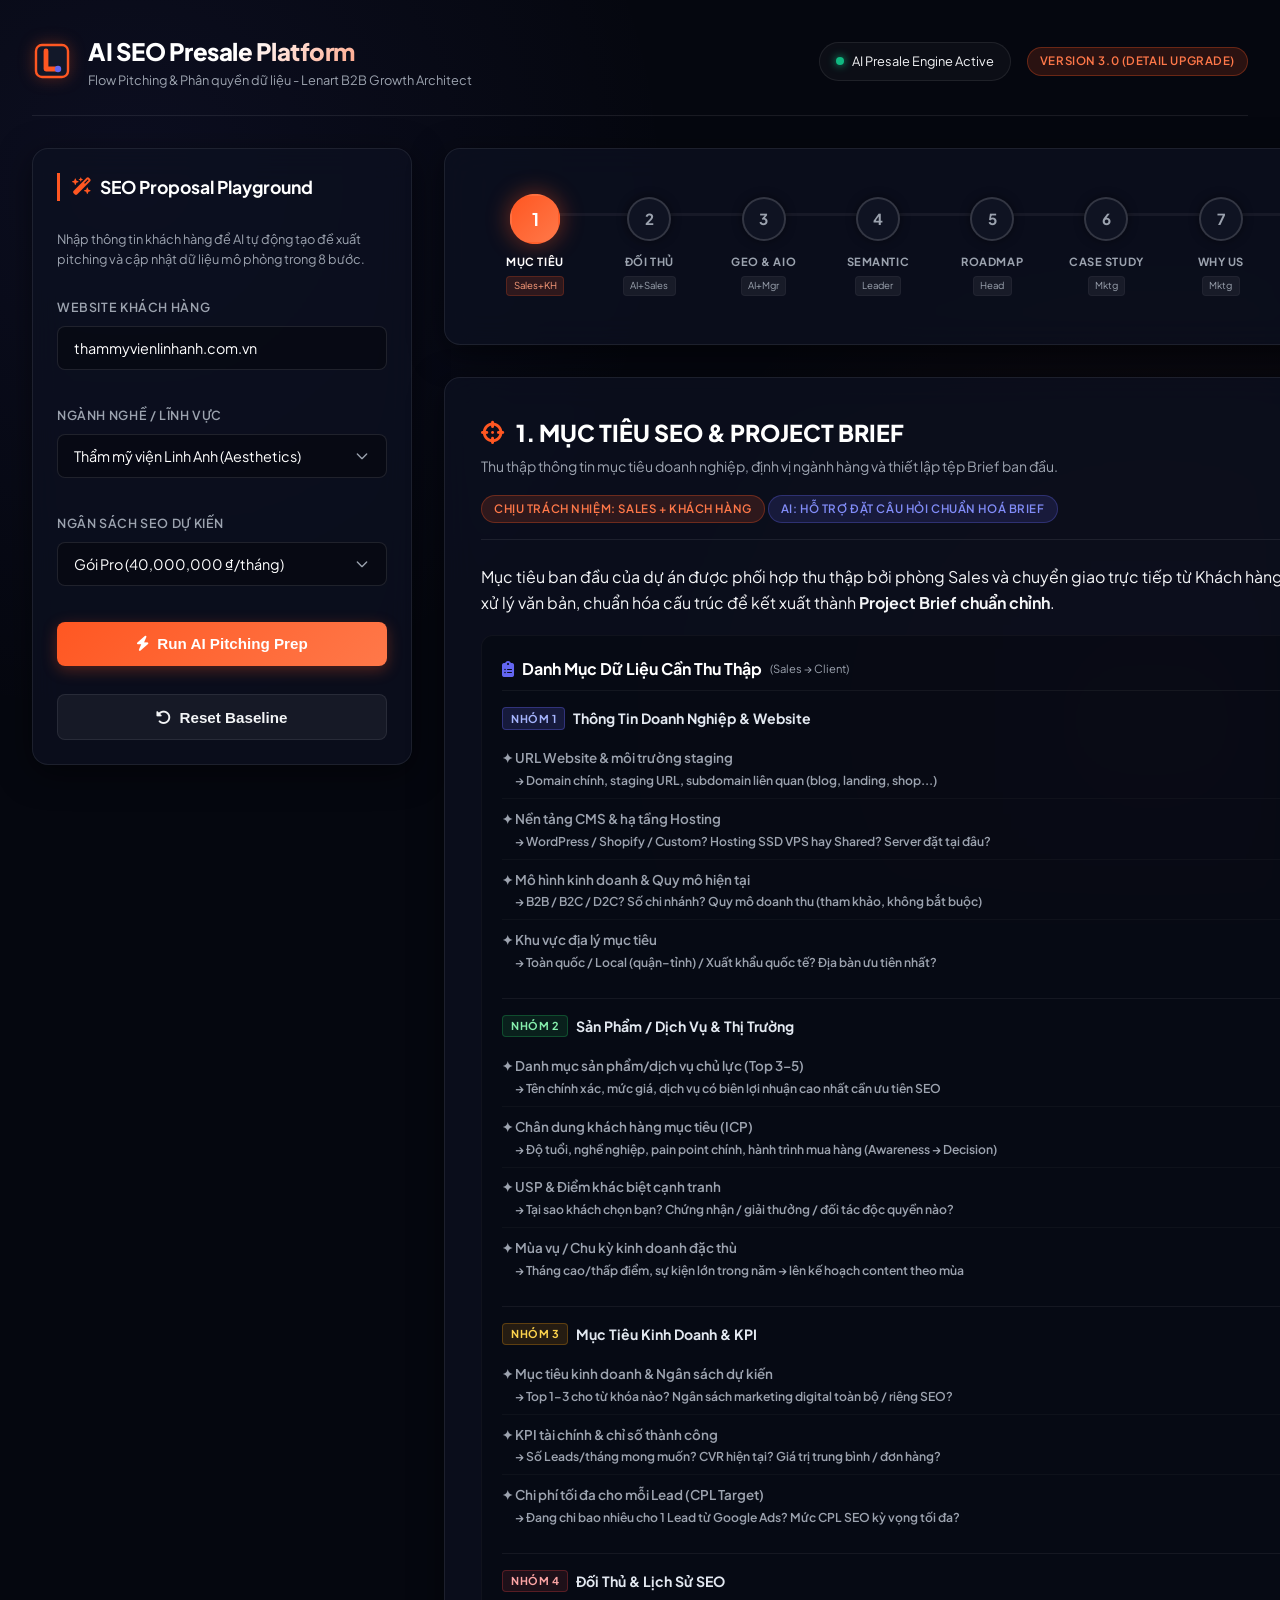
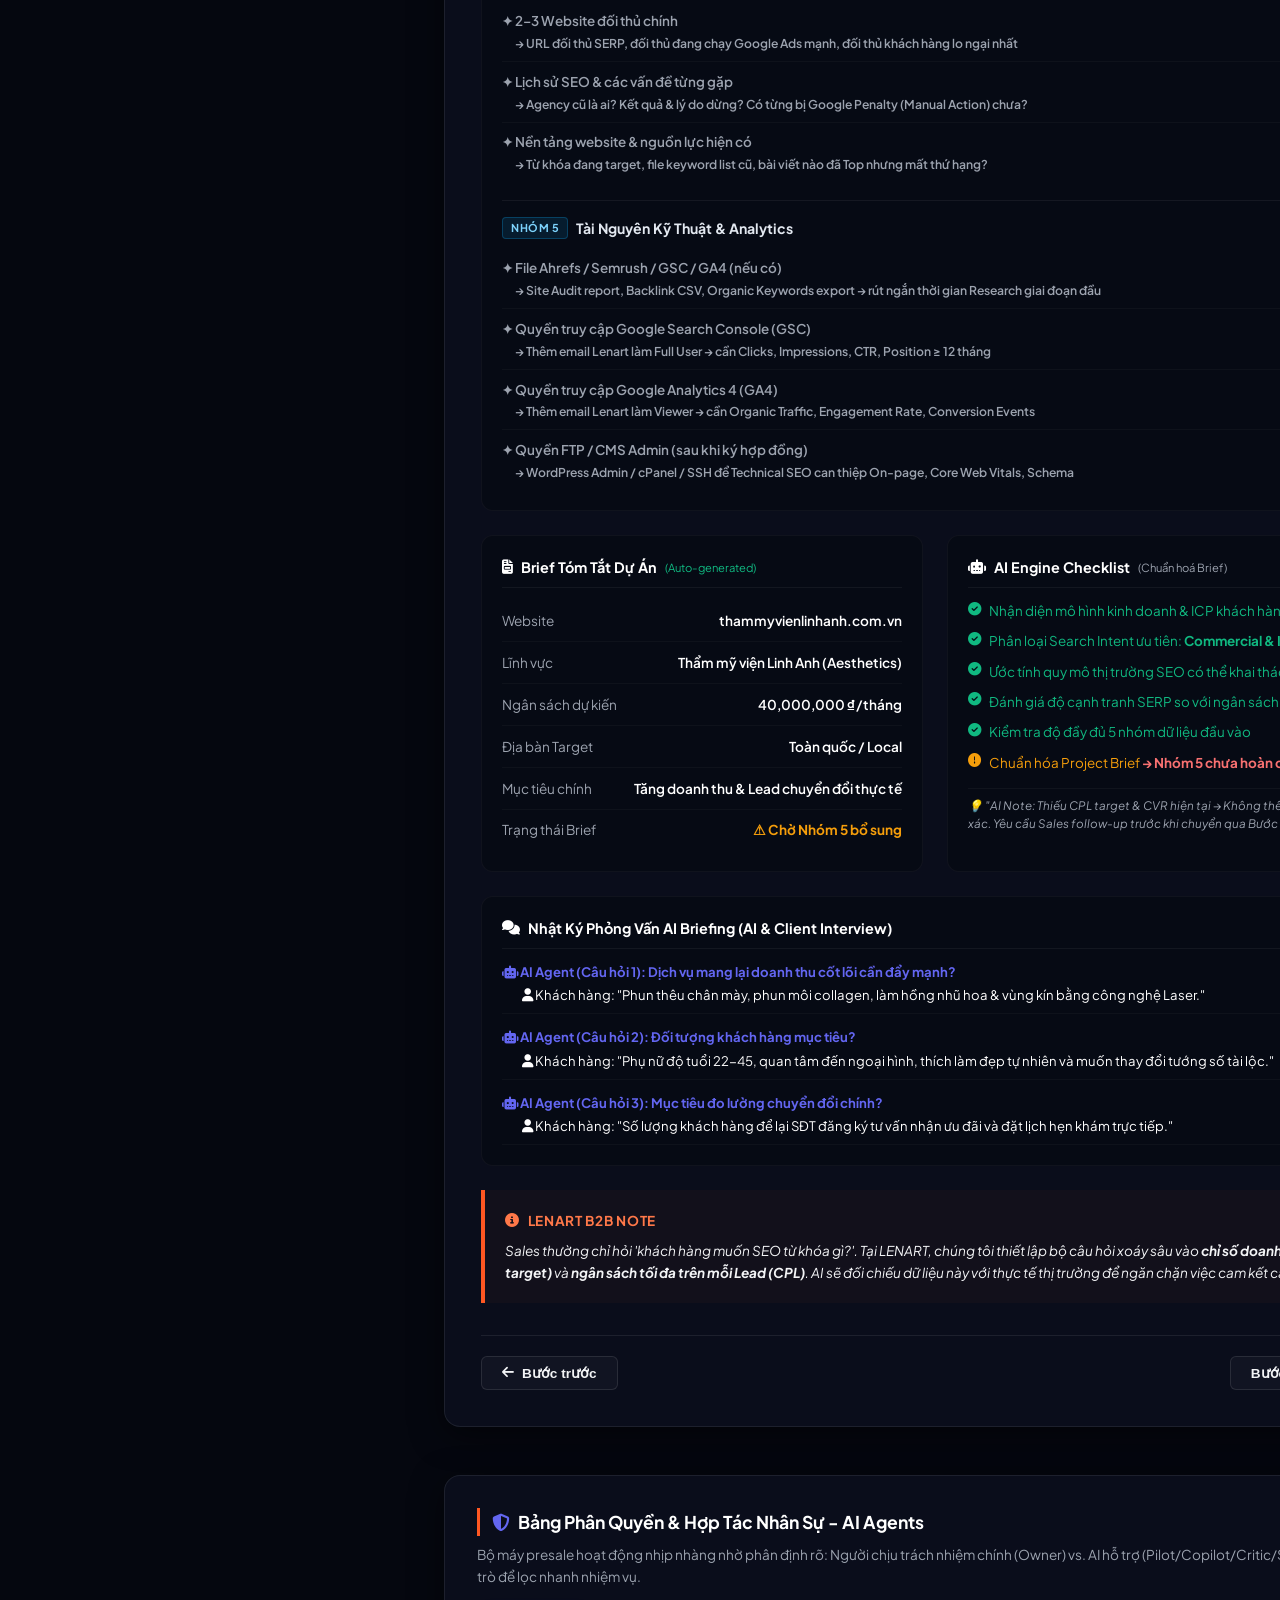
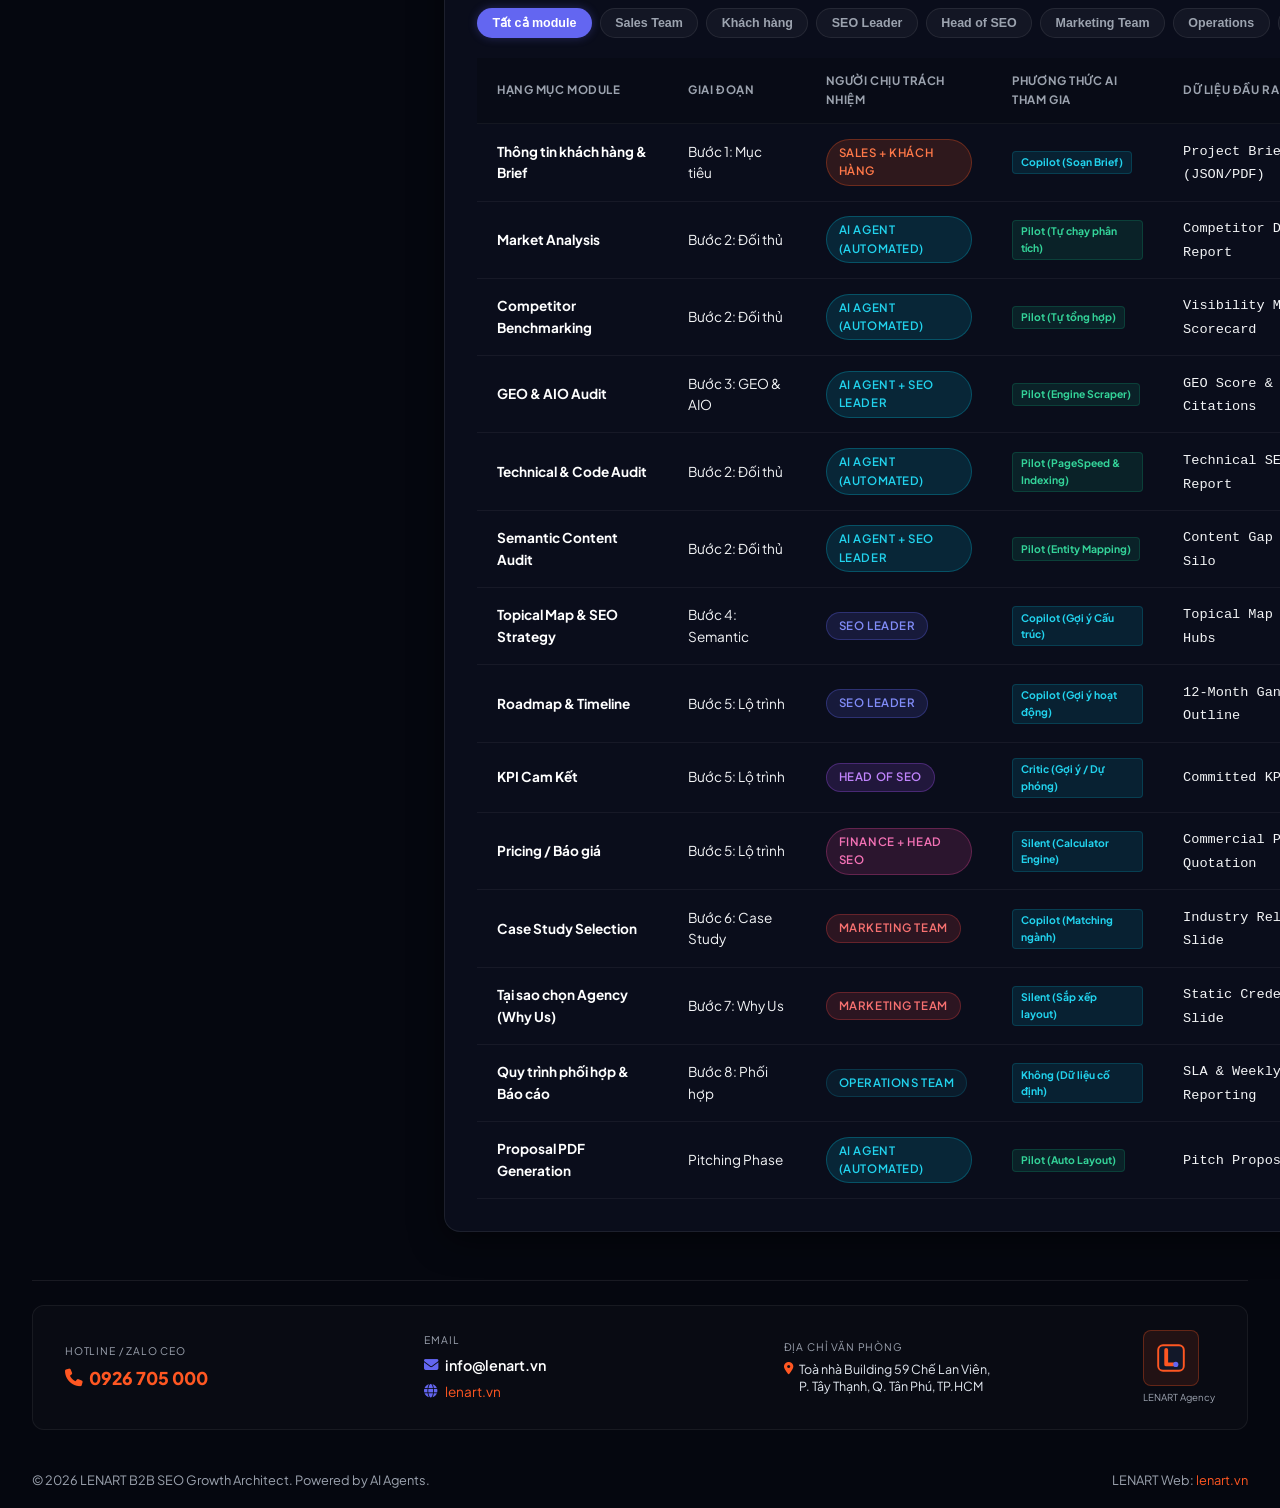
<file: test.html>
<!DOCTYPE html>
<html lang="vi">
<head>
  <meta charset="UTF-8">
  <meta name="viewport" content="width=device-width, initial-scale=1.0">
  <title>AI SEO Presale Platform - Flow Pitching & Phân quyền dữ liệu | Lenart Agency</title>
  <meta name="description" content="Hệ thống chuẩn hóa brief, phân tích đối thủ, audit GEO/AIO, đề xuất chiến lược Semantic SEO và roadmap 12 tháng tự động tích hợp AI Agents cho Presale.">
  <link rel="icon" type="image/svg+xml" href="https://lenart.vn/wp-content/uploads/2025/05/Favicon-150x150.png">
  
  <!-- Google Fonts -->
  <link rel="preconnect" href="https://fonts.googleapis.com">
  <link rel="preconnect" href="https://fonts.gstatic.com" crossorigin>
  <link href="https://fonts.googleapis.com/css2?family=Plus+Jakarta+Sans:wght@300;400;500;600;700;800&display=swap" rel="stylesheet">
  
  <!-- FontAwesome Icons -->
  <link rel="stylesheet" href="https://cdnjs.cloudflare.com/ajax/libs/font-awesome/6.4.0/css/all.min.css">

  <style>
    :root {
      --bg-dark: #05070f;
      --bg-card: rgba(13, 17, 33, 0.75);
      --bg-card-hover: rgba(22, 29, 56, 0.9);
      --border-color: rgba(255, 255, 255, 0.08);
      --border-glow: rgba(99, 102, 241, 0.2);
      
      --color-primary: #ff5722; /* Lenart Accent Orange */
      --color-primary-rgb: 255, 87, 34;
      --color-secondary: #6366f1; /* AI Indigo */
      --color-secondary-rgb: 99, 102, 241;
      --color-success: #10b981; /* Growth Green */
      --color-success-rgb: 16, 185, 129;
      --color-warning: #f59e0b; /* Alert Amber */
      --color-info: #06b6d4; /* Cyan Info */
      
      --text-main: #f3f4f6;
      --text-muted: #9ca3af;
      --text-dark: #1f2937;
      
      --transition-speed: 0.3s;
      --radius: 16px;
    }

    * {
      box-sizing: border-box;
      margin: 0;
      padding: 0;
    }

    body {
      font-family: 'Plus Jakarta Sans', sans-serif;
      background-color: var(--bg-dark);
      color: var(--text-main);
      min-height: 100vh;
      overflow-x: hidden;
      line-height: 1.6;
      background-image: 
        radial-gradient(circle at 10% 20%, rgba(99, 102, 241, 0.08) 0%, transparent 40%),
        radial-gradient(circle at 90% 80%, rgba(255, 87, 34, 0.05) 0%, transparent 40%);
      background-attachment: fixed;
    }

    /* Scrollbar */
    ::-webkit-scrollbar {
      width: 8px;
      height: 8px;
    }
    ::-webkit-scrollbar-track {
      background: var(--bg-dark);
    }
    ::-webkit-scrollbar-thumb {
      background: rgba(255, 255, 255, 0.1);
      border-radius: 4px;
    }
    ::-webkit-scrollbar-thumb:hover {
      background: rgba(255, 87, 34, 0.3);
    }

    /* Utilities */
    .container {
      max-width: 1440px;
      margin: 0 auto;
      padding: 2rem;
    }

    .glass {
      background: var(--bg-card);
      backdrop-filter: blur(16px);
      -webkit-backdrop-filter: blur(16px);
      border: 1px solid var(--border-color);
      border-radius: var(--radius);
      box-shadow: 0 8px 32px 0 rgba(0, 0, 0, 0.5);
      transition: all var(--transition-speed) cubic-bezier(0.4, 0, 0.2, 1);
    }

    .glass:hover {
      border-color: rgba(99, 102, 241, 0.25);
      box-shadow: 0 12px 40px 0 rgba(99, 102, 241, 0.15);
    }

    .badge {
      display: inline-flex;
      align-items: center;
      gap: 0.35rem;
      padding: 0.25rem 0.75rem;
      border-radius: 50px;
      font-size: 0.72rem;
      font-weight: 600;
      text-transform: uppercase;
      letter-spacing: 0.05em;
    }

    .badge-primary {
      background: rgba(255, 87, 34, 0.15);
      color: #ff7849;
      border: 1px solid rgba(255, 87, 34, 0.3);
    }

    .badge-secondary {
      background: rgba(99, 102, 241, 0.15);
      color: #818cf8;
      border: 1px solid rgba(99, 102, 241, 0.3);
    }

    .badge-success {
      background: rgba(16, 185, 129, 0.15);
      color: #34d399;
      border: 1px solid rgba(16, 185, 129, 0.3);
    }
    
    .badge-info {
      background: rgba(6, 182, 212, 0.15);
      color: #22d3ee;
      border: 1px solid rgba(6, 182, 212, 0.3);
    }

    .badge-warning {
      background: rgba(245, 158, 11, 0.15);
      color: #fbbf24;
      border: 1px solid rgba(245, 158, 11, 0.3);
    }

    /* Layout Components */
    header {
      display: flex;
      justify-content: space-between;
      align-items: center;
      margin-bottom: 2rem;
      padding-bottom: 1.5rem;
      border-bottom: 1px solid var(--border-color);
    }

    .brand {
      display: flex;
      align-items: center;
      gap: 1rem;
    }

    .brand-text h1 {
      font-size: 1.5rem;
      font-weight: 800;
      letter-spacing: -0.02em;
      background: linear-gradient(135deg, #fff 40%, #ff5722 100%);
      -webkit-background-clip: text;
      -webkit-text-fill-color: transparent;
    }

    .brand-text p {
      font-size: 0.8rem;
      color: var(--text-muted);
    }

    .header-actions {
      display: flex;
      gap: 1rem;
      align-items: center;
    }

    .sys-status {
      display: flex;
      align-items: center;
      gap: 0.5rem;
      font-size: 0.8rem;
      background: rgba(255, 255, 255, 0.03);
      padding: 0.5rem 1rem;
      border-radius: 30px;
      border: 1px solid var(--border-color);
    }

    .status-dot {
      width: 8px;
      height: 8px;
      background: var(--color-success);
      border-radius: 50%;
      box-shadow: 0 0 8px var(--color-success);
      animation: pulse 2s infinite;
    }

    /* Grid Layout */
    .grid-dashboard {
      display: grid;
      grid-template-columns: 380px 1fr;
      gap: 2rem;
      align-items: start;
    }

    @media (max-width: 1024px) {
      .grid-dashboard {
        grid-template-columns: 1fr;
      }
    }

    /* Left Sidebar: Simulator */
    .sidebar-panel {
      position: sticky;
      top: 2rem;
      padding: 1.5rem;
      display: flex;
      flex-direction: column;
      gap: 1.25rem;
    }

    .panel-title {
      font-size: 1.1rem;
      font-weight: 700;
      margin-bottom: 0.5rem;
      display: flex;
      align-items: center;
      gap: 0.5rem;
      color: #fff;
      border-left: 3px solid var(--color-primary);
      padding-left: 0.75rem;
    }

    .form-group {
      margin-bottom: 1rem;
    }

    .form-group label {
      display: block;
      font-size: 0.78rem;
      font-weight: 600;
      color: var(--text-muted);
      margin-bottom: 0.5rem;
      text-transform: uppercase;
      letter-spacing: 0.05em;
    }

    .input-control {
      width: 100%;
      background: rgba(0, 0, 0, 0.3);
      border: 1px solid rgba(255, 255, 255, 0.1);
      border-radius: 8px;
      padding: 0.75rem 1rem;
      color: #fff;
      font-family: inherit;
      font-size: 0.9rem;
      transition: all 0.2s;
    }

    .input-control:focus {
      outline: none;
      border-color: var(--color-primary);
      box-shadow: 0 0 0 3px rgba(255, 87, 34, 0.15);
    }

    select.input-control {
      appearance: none;
      background-image: url("data:image/svg+xml,%3Csvg xmlns='http://www.w3.org/2000/svg' fill='none' viewBox='0 0 24 24' stroke='%239ca3af'%3E%3Cpath stroke-linecap='round' stroke-linejoin='round' stroke-width='2' d='M19 9l-7 7-7-7'/%3E%3C/svg%3E");
      background-repeat: no-repeat;
      background-position: right 1rem center;
      background-size: 1rem;
      padding-right: 2.5rem;
      cursor: pointer;
    }

    .btn {
      width: 100%;
      background: linear-gradient(135deg, var(--color-primary) 0%, #ff7849 100%);
      color: white;
      border: none;
      border-radius: 8px;
      padding: 0.85rem 1.5rem;
      font-size: 0.95rem;
      font-weight: 700;
      cursor: pointer;
      display: flex;
      align-items: center;
      justify-content: center;
      gap: 0.5rem;
      transition: all 0.2s ease-in-out;
      box-shadow: 0 4px 15px rgba(255, 87, 34, 0.3);
    }

    .btn:hover {
      transform: translateY(-2px);
      box-shadow: 0 6px 20px rgba(255, 87, 34, 0.5);
    }

    .btn-secondary {
      background: rgba(255, 255, 255, 0.05);
      border: 1px solid var(--border-color);
      color: var(--text-main);
      box-shadow: none;
      margin-top: 0.5rem;
    }

    .btn-secondary:hover {
      background: rgba(255, 255, 255, 0.1);
      border-color: rgba(255, 255, 255, 0.2);
    }

    .sim-progress-container {
      display: none;
      margin-top: 1rem;
      background: rgba(255, 255, 255, 0.05);
      border-radius: 30px;
      height: 6px;
      overflow: hidden;
      position: relative;
    }

    .sim-progress-bar {
      width: 0%;
      height: 100%;
      background: linear-gradient(90deg, var(--color-secondary) 0%, var(--color-primary) 100%);
      border-radius: 30px;
    }

    .sim-status-text {
      display: none;
      font-size: 0.75rem;
      color: var(--text-muted);
      margin-top: 0.25rem;
      text-align: center;
    }

    /* Main Content Right */
    .main-panel {
      display: flex;
      flex-direction: column;
      gap: 2rem;
    }

    /* Flowchart Horizontal Visualizer */
    .flowchart-wrapper {
      padding: 1.5rem;
      overflow-x: auto;
    }

    .flow-steps {
      display: flex;
      justify-content: space-between;
      min-width: 900px;
      position: relative;
      padding: 1rem 0;
    }

    .flow-steps::before {
      content: '';
      position: absolute;
      top: 32px;
      left: 30px;
      right: 30px;
      height: 3px;
      background: rgba(255, 255, 255, 0.05);
      z-index: 1;
    }

    .flow-steps-progress {
      position: absolute;
      top: 32px;
      left: 30px;
      width: 0%;
      height: 3px;
      background: linear-gradient(90deg, var(--color-secondary) 0%, var(--color-primary) 100%);
      z-index: 2;
      transition: width 0.5s cubic-bezier(0.4, 0, 0.2, 1);
    }

    .step-node {
      display: flex;
      flex-direction: column;
      align-items: center;
      position: relative;
      z-index: 3;
      cursor: pointer;
      width: 100px;
      transition: all 0.3s;
    }

    .step-circle {
      width: 44px;
      height: 44px;
      border-radius: 50%;
      background: #0f1322;
      border: 2px solid rgba(255, 255, 255, 0.15);
      display: flex;
      align-items: center;
      justify-content: center;
      font-weight: 700;
      color: var(--text-muted);
      font-size: 0.95rem;
      margin-bottom: 0.75rem;
      box-shadow: 0 0 10px rgba(0,0,0,0.5);
      transition: all 0.3s cubic-bezier(0.4, 0, 0.2, 1);
    }

    .step-node:hover .step-circle {
      border-color: var(--color-secondary);
      transform: scale(1.15);
      box-shadow: 0 0 15px rgba(99, 102, 241, 0.4);
      color: #fff;
    }

    .step-node.active .step-circle {
      background: linear-gradient(135deg, var(--color-primary) 0%, #ff7849 100%);
      border-color: transparent;
      color: white;
      transform: scale(1.15);
      box-shadow: 0 0 20px rgba(255, 87, 34, 0.45);
    }

    .step-node.completed .step-circle {
      border-color: var(--color-success);
      color: var(--color-success);
    }

    .step-label {
      font-size: 0.7rem;
      font-weight: 700;
      text-transform: uppercase;
      letter-spacing: 0.05em;
      text-align: center;
      color: var(--text-muted);
      max-width: 90px;
    }

    .step-node.active .step-label {
      color: #fff;
    }

    .step-owner-tag {
      font-size: 0.6rem;
      background: rgba(255, 255, 255, 0.06);
      padding: 0.1rem 0.4rem;
      border-radius: 4px;
      margin-top: 0.3rem;
      color: var(--text-muted);
      border: 1px solid rgba(255, 255, 255, 0.04);
    }

    .step-node.active .step-owner-tag {
      background: rgba(255, 87, 34, 0.15);
      color: #ff9e7c;
      border-color: rgba(255, 87, 34, 0.2);
    }

    /* Content Area Detail View */
    .step-detail-card {
      padding: 2.25rem;
      min-height: 480px;
      position: relative;
      overflow: hidden;
    }

    .step-detail-header {
      display: flex;
      justify-content: space-between;
      align-items: flex-start;
      margin-bottom: 1.5rem;
      border-bottom: 1px solid var(--border-color);
      padding-bottom: 1rem;
      flex-wrap: wrap;
      gap: 1rem;
    }

    .step-title-group h2 {
      font-size: 1.45rem;
      font-weight: 800;
      color: #fff;
      display: flex;
      align-items: center;
      gap: 0.75rem;
    }

    .step-title-group p {
      font-size: 0.88rem;
      color: var(--text-muted);
      margin-top: 0.25rem;
    }

    .content-body {
      animation: fadeIn 0.4s ease-out;
    }

    /* Lenart Note styling */
    .lenart-note-box {
      background: rgba(255, 87, 34, 0.03);
      border-left: 4px solid var(--color-primary);
      padding: 1.25rem;
      border-radius: 0 12px 12px 0;
      margin: 1.5rem 0;
    }

    .lenart-note-box h4 {
      color: #ff7849;
      font-size: 0.85rem;
      font-weight: 700;
      margin-bottom: 0.5rem;
      display: flex;
      align-items: center;
      gap: 0.5rem;
      text-transform: uppercase;
      letter-spacing: 0.05em;
    }

    .lenart-note-box p {
      font-size: 0.85rem;
      color: var(--text-main);
      font-style: italic;
    }

    /* Simulator Interactive Visualizers */
    .brief-summary-grid {
      display: grid;
      grid-template-columns: 1fr 1fr;
      gap: 1.5rem;
      margin-top: 1rem;
    }

    @media (max-width: 768px) {
      .brief-summary-grid {
        grid-template-columns: 1fr;
      }
    }

    .summary-card {
      background: rgba(0, 0, 0, 0.25);
      border-radius: 12px;
      padding: 1.25rem;
      border: 1px solid rgba(255,255,255,0.04);
    }

    .summary-card h3 {
      font-size: 0.9rem;
      font-weight: 700;
      color: #fff;
      margin-bottom: 0.75rem;
      display: flex;
      align-items: center;
      gap: 0.5rem;
      border-bottom: 1px solid rgba(255,255,255,0.05);
      padding-bottom: 0.5rem;
    }

    .brief-list-item {
      display: flex;
      justify-content: space-between;
      padding: 0.6rem 0;
      border-bottom: 1px solid rgba(255,255,255,0.03);
      font-size: 0.85rem;
    }

    .brief-list-item:last-child {
      border: none;
    }

    .brief-list-item span:first-child {
      color: var(--text-muted);
    }

    .brief-list-item span:last-child {
      font-weight: 600;
      color: #fff;
    }

    /* Competitor Benchmark Visuals */
    .benchmark-table {
      width: 100%;
      border-collapse: collapse;
      margin-top: 1rem;
      font-size: 0.82rem;
    }

    .benchmark-table th, .benchmark-table td {
      padding: 0.8rem 1rem;
      text-align: left;
      border-bottom: 1px solid rgba(255,255,255,0.05);
    }

    .benchmark-table th {
      font-weight: 700;
      color: var(--text-muted);
      background: rgba(0, 0, 0, 0.25);
    }

    .benchmark-table tbody tr:hover {
      background: rgba(255, 255, 255, 0.02);
    }

    .benchmark-table td.highlight {
      font-weight: 700;
      color: var(--color-primary);
      background: rgba(255, 87, 34, 0.02);
    }

    /* GEO / AIO Score Auditing Display */
    .geo-grid {
      display: grid;
      grid-template-columns: 300px 1fr;
      gap: 2rem;
    }

    @media (max-width: 768px) {
      .geo-grid {
        grid-template-columns: 1fr;
      }
    }

    .score-circle-wrapper {
      display: flex;
      flex-direction: column;
      align-items: center;
      justify-content: center;
      padding: 2rem;
      background: rgba(0,0,0,0.15);
      border-radius: 12px;
      text-align: center;
      border: 1px solid rgba(255,255,255,0.03);
    }

    .score-radial {
      width: 130px;
      height: 130px;
      border-radius: 50%;
      background: radial-gradient(closest-side, #0a0e1a 79%, transparent 80% 100%),
        conic-gradient(var(--color-primary) 0%, var(--color-secondary) 0%, rgba(255,255,255,0.05) 0%);
      display: flex;
      align-items: center;
      justify-content: center;
      margin-bottom: 1rem;
      box-shadow: 0 0 20px rgba(99, 102, 241, 0.15);
    }

    .score-value {
      font-size: 2.5rem;
      font-weight: 800;
      color: #fff;
    }

    .engine-progress-item {
      margin-bottom: 1.25rem;
    }

    .engine-progress-header {
      display: flex;
      justify-content: space-between;
      font-size: 0.85rem;
      margin-bottom: 0.4rem;
    }

    .engine-progress-bar-bg {
      height: 8px;
      background: rgba(255,255,255,0.05);
      border-radius: 10px;
      overflow: hidden;
    }

    .engine-progress-bar-fill {
      height: 100%;
      background: linear-gradient(90deg, var(--color-secondary) 0%, var(--color-info) 100%);
      border-radius: 10px;
      width: 0%;
      transition: width 1s cubic-bezier(0.4, 0, 0.2, 1);
    }

    /* LLM response simulation */
    .llm-mock-box {
      background: rgba(0, 0, 0, 0.3);
      border: 1px solid rgba(255, 255, 255, 0.05);
      border-radius: 10px;
      padding: 1.25rem;
      margin-top: 1rem;
    }

    .llm-mock-header {
      display: flex;
      align-items: center;
      gap: 0.5rem;
      font-weight: 700;
      font-size: 0.85rem;
      color: #818cf8;
      margin-bottom: 0.75rem;
    }

    .llm-mock-body {
      font-size: 0.85rem;
      color: #d1d5db;
      border-left: 2px solid rgba(99, 102, 241, 0.3);
      padding-left: 0.75rem;
      margin-bottom: 0.75rem;
    }

    /* Topical Map Display */
    .topical-map-container {
      background: rgba(0,0,0,0.2);
      border-radius: 12px;
      padding: 1.5rem;
      margin-top: 1rem;
    }

    .cluster-list {
      display: flex;
      flex-direction: column;
      gap: 1.25rem;
    }

    .cluster-item {
      background: rgba(255,255,255,0.015);
      border: 1px solid rgba(255,255,255,0.03);
      border-radius: 8px;
      padding: 1.25rem;
    }

    .cluster-header {
      display: flex;
      justify-content: space-between;
      align-items: center;
      margin-bottom: 0.75rem;
      font-weight: 700;
      color: #fff;
      font-size: 0.9rem;
    }

    .cluster-keywords {
      display: flex;
      flex-wrap: wrap;
      gap: 0.5rem;
    }

    .keyword-pill {
      font-size: 0.75rem;
      background: rgba(99, 102, 241, 0.08);
      color: #a5b4fc;
      padding: 0.25rem 0.65rem;
      border-radius: 4px;
      border: 1px solid rgba(99, 102, 241, 0.15);
    }

    /* KPI Slider Widget */
    .kpi-widget-container {
      background: rgba(0, 0, 0, 0.25);
      border: 1px solid rgba(255,255,255,0.04);
      border-radius: 12px;
      padding: 1.5rem;
      margin: 1.5rem 0;
    }

    .kpi-widget-grid {
      display: grid;
      grid-template-columns: 1fr 1fr;
      gap: 2rem;
    }

    @media (max-width: 768px) {
      .kpi-widget-grid {
        grid-template-columns: 1fr;
      }
    }

    .slider-group {
      margin-bottom: 1.25rem;
    }

    .slider-group label {
      display: flex;
      justify-content: space-between;
      font-size: 0.8rem;
      color: var(--text-muted);
      margin-bottom: 0.5rem;
      font-weight: 600;
    }

    .slider-control {
      width: 100%;
      -webkit-appearance: none;
      background: rgba(255,255,255,0.1);
      height: 6px;
      border-radius: 3px;
      outline: none;
    }

    .slider-control::-webkit-slider-thumb {
      -webkit-appearance: none;
      appearance: none;
      width: 18px;
      height: 18px;
      border-radius: 50%;
      background: var(--color-primary);
      cursor: pointer;
      box-shadow: 0 0 10px var(--color-primary);
    }

    /* Quarters Roadmap Timeline */
    .timeline-container {
      position: relative;
      margin-top: 1.5rem;
      padding-left: 2rem;
    }

    .timeline-container::before {
      content: '';
      position: absolute;
      top: 0;
      bottom: 0;
      left: 7px;
      width: 2px;
      background: rgba(255,255,255,0.05);
    }

    .timeline-block {
      position: relative;
      margin-bottom: 2rem;
    }

    .timeline-dot {
      position: absolute;
      left: -29px;
      top: 4px;
      width: 16px;
      height: 16px;
      border-radius: 50%;
      background: #0f1322;
      border: 3px solid var(--color-secondary);
      box-shadow: 0 0 10px rgba(99, 102, 241, 0.5);
    }

    .timeline-block.active .timeline-dot {
      border-color: var(--color-primary);
      box-shadow: 0 0 10px rgba(255, 87, 34, 0.8);
    }

    .timeline-content {
      background: rgba(255, 255, 255, 0.01);
      border: 1px solid rgba(255, 255, 255, 0.03);
      padding: 1.25rem;
      border-radius: 8px;
    }

    .timeline-content h4 {
      font-size: 0.95rem;
      font-weight: 700;
      color: #fff;
      margin-bottom: 0.75rem;
      display: flex;
      justify-content: space-between;
    }

    /* Permission Matrix Section */
    .matrix-section {
      margin-top: 1rem;
    }

    .matrix-filter-bar {
      display: flex;
      flex-wrap: wrap;
      gap: 0.5rem;
      margin-bottom: 1.25rem;
    }

    .filter-btn {
      background: rgba(255, 255, 255, 0.04);
      border: 1px solid var(--border-color);
      color: var(--text-muted);
      padding: 0.4rem 0.9rem;
      border-radius: 30px;
      font-size: 0.78rem;
      font-weight: 600;
      cursor: pointer;
      transition: all 0.2s;
    }

    .filter-btn:hover {
      background: rgba(255, 255, 255, 0.08);
      color: #fff;
    }

    .filter-btn.active {
      background: var(--color-secondary);
      border-color: transparent;
      color: white;
      box-shadow: 0 0 10px rgba(99, 102, 241, 0.3);
    }

    .matrix-table-container {
      overflow-x: auto;
    }

    .matrix-table {
      width: 100%;
      border-collapse: collapse;
      font-size: 0.85rem;
      text-align: left;
    }

    .matrix-table th, .matrix-table td {
      padding: 0.9rem 1.25rem;
      border-bottom: 1px solid rgba(255,255,255,0.05);
    }

    .matrix-table th {
      background: rgba(0, 0, 0, 0.2);
      font-weight: 700;
      color: var(--text-muted);
      text-transform: uppercase;
      font-size: 0.72rem;
      letter-spacing: 0.05em;
    }

    .matrix-table tbody tr {
      transition: all 0.25s ease;
    }

    .matrix-table tbody tr.fade-out {
      opacity: 0.25;
      filter: grayscale(80%);
    }

    .matrix-table tbody tr.highlight-row {
      background: rgba(99, 102, 241, 0.04);
      border-left: 3px solid var(--color-secondary);
    }

    .ai-badge {
      display: inline-flex;
      align-items: center;
      gap: 0.25rem;
      font-size: 0.65rem;
      background: rgba(6, 182, 212, 0.12);
      color: #22d3ee;
      padding: 0.15rem 0.5rem;
      border-radius: 4px;
      font-weight: 700;
      border: 1px solid rgba(6, 182, 212, 0.2);
    }
    
    .ai-badge-full {
      background: rgba(16, 185, 129, 0.12);
      color: #34d399;
      border-color: rgba(16, 185, 129, 0.2);
    }

    /* Case Studies Grid */
    .case-studies-list {
      display: grid;
      grid-template-columns: 1fr;
      gap: 1.25rem;
      margin-top: 1rem;
    }

    .case-card {
      background: rgba(255,255,255,0.02);
      border: 1px solid rgba(255,255,255,0.04);
      border-radius: 8px;
      padding: 1.5rem;
      display: flex;
      flex-direction: column;
      gap: 0.5rem;
    }

    .case-metrics {
      display: flex;
      gap: 1.5rem;
      margin-top: 0.75rem;
      background: rgba(0, 0, 0, 0.2);
      padding: 0.75rem 1.25rem;
      border-radius: 6px;
      border: 1px solid rgba(255,255,255,0.03);
    }

    .metric-box {
      display: flex;
      flex-direction: column;
    }

    .metric-label {
      font-size: 0.7rem;
      color: var(--text-muted);
    }

    .metric-val {
      font-size: 1.15rem;
      font-weight: 700;
      color: var(--color-success);
    }

    /* Why Us / Operations Timeline grid */
    .agency-grid {
      display: grid;
      grid-template-columns: repeat(3, 1fr);
      gap: 1rem;
      margin-top: 1rem;
    }

    @media (max-width: 768px) {
      .agency-grid {
        grid-template-columns: 1fr;
      }
    }

    .agency-card {
      background: rgba(255,255,255,0.02);
      border: 1px solid rgba(255,255,255,0.04);
      border-radius: 8px;
      padding: 1.25rem;
      text-align: center;
    }

    .agency-card i {
      font-size: 1.75rem;
      color: var(--color-primary);
      margin-bottom: 0.75rem;
    }

    .agency-card h4 {
      font-weight: 700;
      margin-bottom: 0.5rem;
      color: #fff;
      font-size: 0.95rem;
    }

    .agency-card p {
      font-size: 0.8rem;
      color: var(--text-muted);
    }

    /* Steps navigation buttons */
    .step-navigation-footer {
      display: flex;
      justify-content: space-between;
      margin-top: 2rem;
      border-top: 1px solid var(--border-color);
      padding-top: 1.25rem;
    }

    .btn-nav {
      padding: 0.5rem 1.25rem;
      border-radius: 6px;
      font-size: 0.85rem;
      font-weight: 600;
      cursor: pointer;
      display: flex;
      align-items: center;
      gap: 0.5rem;
      border: 1px solid rgba(255,255,255,0.1);
      background: rgba(255,255,255,0.03);
      color: var(--text-main);
      transition: all 0.2s;
    }

    .btn-nav:hover {
      background: rgba(255,255,255,0.08);
      border-color: rgba(255,255,255,0.2);
    }

    .btn-nav:disabled {
      opacity: 0.3;
      cursor: not-allowed;
    }

    @keyframes pulse {
      0% {
        box-shadow: 0 0 0 0 rgba(16, 185, 129, 0.4);
      }
      70% {
        box-shadow: 0 0 0 10px rgba(16, 185, 129, 0);
      }
      100% {
        box-shadow: 0 0 0 0 rgba(16, 185, 129, 0);
      }
    }

    @keyframes fadeIn {
      from {
        opacity: 0;
        transform: translateY(8px);
      }
      to {
        opacity: 1;
        transform: translateY(0);
      }
    }

    footer {
      margin-top: 3rem;
      padding-top: 1.5rem;
      border-top: 1px solid var(--border-color);
      display: flex;
      justify-content: space-between;
      align-items: center;
      flex-wrap: wrap;
      gap: 1rem;
      font-size: 0.8rem;
      color: var(--text-muted);
    }

    footer a {
      color: var(--color-primary);
      text-decoration: none;
    }

    footer a:hover {
      text-decoration: underline;
    }
  </style>
</head>
<body>

  <div class="container">
    
    <!-- Header -->
    <header>
      <div class="brand">
        <!-- SVG L-logo representing Lenart -->
        <svg width="40" height="40" viewBox="0 0 100 100" fill="none" xmlns="http://www.w3.org/2000/svg" style="filter: drop-shadow(0 0 8px rgba(255, 87, 34, 0.3));">
          <rect x="10" y="10" width="80" height="80" rx="15" fill="#121829" stroke="#ff5722" stroke-width="6"/>
          <!-- Letter L in orange -->
          <path d="M35 25V70H65" stroke="#ff5722" stroke-width="12" stroke-linecap="round" stroke-linejoin="round"/>
          <circle cx="65" cy="70" r="8" fill="#6366f1" />
        </svg>
        <div class="brand-text">
          <h1>AI SEO Presale Platform</h1>
          <p>Flow Pitching & Phân quyền dữ liệu - Lenart B2B Growth Architect</p>
        </div>
      </div>
      <div class="header-actions">
        <div class="sys-status">
          <span class="status-dot"></span>
          <span>AI Presale Engine Active</span>
        </div>
        <span class="badge badge-primary">Version 3.0 (Detail Upgrade)</span>
      </div>
    </header>

    <!-- Main Dashboard Grid -->
    <div class="grid-dashboard">
      
      <!-- Left Panel: Simulator Controls -->
      <aside class="sidebar-panel glass">
        <div class="panel-title">
          <i class="fa-solid fa-wand-magic-sparkles" style="color: var(--color-primary);"></i>
          SEO Proposal Playground
        </div>
        <p style="font-size: 0.8rem; color: var(--text-muted); margin-bottom: 0.5rem;">
          Nhập thông tin khách hàng để AI tự động tạo đề xuất pitching và cập nhật dữ liệu mô phỏng trong 8 bước.
        </p>
        
        <div class="form-group">
          <label for="input-url">Website Khách Hàng</label>
          <input type="text" id="input-url" class="input-control" value="thammyvienlinhanh.com.vn" placeholder="VD: company.com">
        </div>
        
        <div class="form-group">
          <label for="input-industry">Ngành Nghề / Lĩnh Vực</label>
          <select id="input-industry" class="input-control">
            <option value="carcare">Car Detailing & Chăm sóc xe</option>
            <option value="saas">SaaS / B2B Technology</option>
            <option value="b2b">Industrial & B2B Services</option>
            <option value="ecom">E-commerce / B2C Retail</option>
            <option value="health">Healthcare / Medical Portal</option>
            <option value="beauty" selected>Thẩm mỹ viện Linh Anh (Aesthetics)</option>
          </select>
        </div>
        
        <div class="form-group">
          <label for="input-budget">Ngân Sách SEO Dự Kiến</label>
          <select id="input-budget" class="input-control">
            <option value="basic">Gói Basic (15,000,000 ₫/tháng)</option>
            <option value="pro" selected>Gói Pro (40,000,000 ₫/tháng)</option>
            <option value="enterprise">Gói Enterprise (90,000,000 ₫/tháng)</option>
          </select>
        </div>

        <button id="btn-simulate" class="btn">
          <i class="fa-solid fa-bolt"></i>
          Run AI Pitching Prep
        </button>

        <button id="btn-reset" class="btn btn-secondary">
          <i class="fa-solid fa-rotate-left"></i>
          Reset Baseline
        </button>

        <!-- Progress bar for loading simulation -->
        <div class="sim-progress-container" id="sim-progress-container">
          <div class="sim-progress-bar" id="sim-progress-bar"></div>
        </div>
        <div class="sim-status-text" id="sim-status-text">Đang phân tích website...</div>
      </aside>

      <!-- Right Panel: Pitching Flow -->
      <main class="main-panel">
        
        <!-- Dynamic Client Info Banner -->
        <div class="client-info-banner glass" style="margin-bottom: 1rem; padding: 1rem 1.5rem; display: flex; justify-content: space-between; align-items: center; border-left: 4px solid var(--color-primary); display: none;" id="client-info-banner">
          <div style="display: flex; align-items: center; gap: 1rem;">
            <div style="width: 48px; height: 48px; border-radius: 50%; background: rgba(255, 87, 34, 0.1); border: 1px solid rgba(255, 87, 34, 0.3); display: flex; align-items: center; justify-content: center; font-size: 1.5rem; color: var(--color-primary); font-weight: 800;" id="client-avatar-display">T</div>
            <div>
              <div style="font-size: 0.72rem; color: var(--text-muted); text-transform: uppercase; letter-spacing: 0.05em;">ĐỐI TÁC KHẢO SÁT</div>
              <div style="font-size: 1.1rem; font-weight: 800; color: #fff;" id="client-name-display">Thẩm mỹ viện Linh Anh</div>
            </div>
          </div>
          <div style="display: flex; gap: 1.5rem; font-size: 0.82rem; align-items: center;">
            <div>
              <span style="color: var(--text-muted);">Website:</span>
              <strong style="color: #fff; margin-left: 0.25rem;" id="client-domain-display">thammyvienlinhanh.com.vn</strong>
            </div>
            <div>
              <span style="color: var(--text-muted);">Hotline:</span>
              <strong style="color: #fff; margin-left: 0.25rem;" id="client-phone-display">0926 705 000</strong>
            </div>
            <div>
              <span class="badge badge-success" style="font-size: 0.65rem;">Active Survey</span>
            </div>
          </div>
        </div>

        <!-- Interactive Horizontal Flowchart -->
        <section class="glass" style="padding: 0.5rem 1rem;">
          <div class="flowchart-wrapper">
            <div class="flow-steps">
              <div class="flow-steps-progress" id="flow-progress-line"></div>
              
              <!-- Step 1 -->
              <div class="step-node active" data-step="1" onclick="selectStep(1)">
                <div class="step-circle">1</div>
                <div class="step-label">Mục tiêu</div>
                <div class="step-owner-tag">Sales+KH</div>
              </div>
              
              <!-- Step 2 -->
              <div class="step-node" data-step="2" onclick="selectStep(2)">
                <div class="step-circle">2</div>
                <div class="step-label">Đối thủ</div>
                <div class="step-owner-tag">AI+Sales</div>
              </div>
              
              <!-- Step 3 -->
              <div class="step-node" data-step="3" onclick="selectStep(3)">
                <div class="step-circle">3</div>
                <div class="step-label">GEO & AIO</div>
                <div class="step-owner-tag">AI+Mgr</div>
              </div>
              
              <!-- Step 4 -->
              <div class="step-node" data-step="4" onclick="selectStep(4)">
                <div class="step-circle">4</div>
                <div class="step-label">Semantic</div>
                <div class="step-owner-tag">Leader</div>
              </div>
              
              <!-- Step 5 -->
              <div class="step-node" data-step="5" onclick="selectStep(5)">
                <div class="step-circle">5</div>
                <div class="step-label">Roadmap</div>
                <div class="step-owner-tag">Head</div>
              </div>
              
              <!-- Step 6 -->
              <div class="step-node" data-step="6" onclick="selectStep(6)">
                <div class="step-circle">6</div>
                <div class="step-label">Case Study</div>
                <div class="step-owner-tag">Mktg</div>
              </div>
              
              <!-- Step 7 -->
              <div class="step-node" data-step="7" onclick="selectStep(7)">
                <div class="step-circle">7</div>
                <div class="step-label">Why Us</div>
                <div class="step-owner-tag">Mktg</div>
              </div>
              
              <!-- Step 8 -->
              <div class="step-node" data-step="8" onclick="selectStep(8)">
                <div class="step-circle">8</div>
                <div class="step-label">Phối hợp</div>
                <div class="step-owner-tag">Ops</div>
              </div>
              
            </div>
          </div>
        </section>

        <!-- Step Content Detail Glass Card -->
        <section class="glass step-detail-card">
          
          <div class="step-detail-header">
            <div class="step-title-group">
              <h2 id="detail-title">1. MỤC TIÊU SEO & PROJECT BRIEF</h2>
              <p id="detail-subtitle">Thu thập dữ liệu ban đầu, chuẩn hóa yêu cầu và xây dựng tệp định hướng dự án.</p>
            </div>
            <div class="step-meta" id="detail-meta">
              <span class="badge badge-primary">Chịu trách nhiệm: Sales + Khách hàng</span>
              <span class="badge badge-secondary">AI: Hỗ trợ tạo Brief</span>
            </div>
          </div>

          <!-- Content display area -->
          <div class="content-body" id="detail-content">
            <!-- Dynamically populated by JS -->
          </div>

          <!-- Step navigation footer -->
          <div class="step-navigation-footer">
            <button class="btn-nav" id="btn-prev-step" onclick="navigateStep(-1)">
              <i class="fa-solid fa-arrow-left"></i> Bước trước
            </button>
            <button class="btn-nav" id="btn-next-step" onclick="navigateStep(1)">
              Bước tiếp theo <i class="fa-solid fa-arrow-right"></i>
            </button>
          </div>
        </section>

        <!-- Interactive Permission Control Matrix Section -->
        <section class="glass matrix-section" style="padding: 2rem;">
          <div class="panel-title">
            <i class="fa-solid fa-shield-halved" style="color: var(--color-secondary);"></i>
            Bảng Phân Quyền & Hợp Tác Nhân Sự - AI Agents
          </div>
          <p style="font-size: 0.85rem; color: var(--text-muted); margin-bottom: 1.25rem;">
            Bộ máy presale hoạt động nhịp nhàng nhờ phân định rõ: Người chịu trách nhiệm chính (Owner) vs. AI hỗ trợ (Pilot/Copilot/Critic/Silent). Chọn vai trò để lọc nhanh nhiệm vụ.
          </p>

          <!-- Dynamic Filter Bar -->
          <div class="matrix-filter-bar">
            <button class="filter-btn active" onclick="filterMatrix('all')">Tất cả module</button>
            <button class="filter-btn" onclick="filterMatrix('Sales')">Sales Team</button>
            <button class="filter-btn" onclick="filterMatrix('Client')">Khách hàng</button>
            <button class="filter-btn" onclick="filterMatrix('SEO Leader')">SEO Leader</button>
            <button class="filter-btn" onclick="filterMatrix('Head of SEO')">Head of SEO</button>
            <button class="filter-btn" onclick="filterMatrix('Marketing')">Marketing Team</button>
            <button class="filter-btn" onclick="filterMatrix('Operations')">Operations</button>
            <button class="filter-btn" onclick="filterMatrix('AI')">AI Agents</button>
          </div>

          <!-- Matrix Table -->
          <div class="matrix-table-container">
            <table class="matrix-table" id="permissions-table">
              <thead>
                <tr>
                  <th>Hạng mục Module</th>
                  <th>Giai đoạn</th>
                  <th>Người chịu trách nhiệm</th>
                  <th>Phương thức AI tham gia</th>
                  <th>Dữ liệu đầu ra (Output)</th>
                </tr>
              </thead>
              <tbody>
                <tr data-roles="Sales,Client,AI" data-stage="Step 1">
                  <td style="font-weight: 700; color: #fff;">Thông tin khách hàng & Brief</td>
                  <td>Bước 1: Mục tiêu</td>
                  <td><span class="badge badge-primary">Sales + Khách hàng</span></td>
                  <td><span class="ai-badge">Copilot (Soạn Brief)</span></td>
                  <td><code>Project Brief (JSON/PDF)</code></td>
                </tr>
                <tr data-roles="AI,Sales" data-stage="Step 2">
                  <td style="font-weight: 700; color: #fff;">Market Analysis</td>
                  <td>Bước 2: Đối thủ</td>
                  <td><span class="badge badge-info">AI Agent (Automated)</span></td>
                  <td><span class="ai-badge ai-badge-full">Pilot (Tự chạy phân tích)</span></td>
                  <td><code>Competitor Discovery Report</code></td>
                </tr>
                <tr data-roles="AI,Sales" data-stage="Step 2">
                  <td style="font-weight: 700; color: #fff;">Competitor Benchmarking</td>
                  <td>Bước 2: Đối thủ</td>
                  <td><span class="badge badge-info">AI Agent (Automated)</span></td>
                  <td><span class="ai-badge ai-badge-full">Pilot (Tự tổng hợp)</span></td>
                  <td><code>Visibility Matrix Scorecard</code></td>
                </tr>
                <tr data-roles="AI,SEO Leader" data-stage="Step 3">
                  <td style="font-weight: 700; color: #fff;">GEO & AIO Audit</td>
                  <td>Bước 3: GEO & AIO</td>
                  <td><span class="badge badge-info">AI Agent + SEO Leader</span></td>
                  <td><span class="ai-badge ai-badge-full">Pilot (Engine Scraper)</span></td>
                  <td><code>GEO Score & LLM Citations</code></td>
                </tr>
                <tr data-roles="AI,SEO Leader" data-stage="Step 2">
                  <td style="font-weight: 700; color: #fff;">Technical & Code Audit</td>
                  <td>Bước 2: Đối thủ</td>
                  <td><span class="badge badge-info">AI Agent (Automated)</span></td>
                  <td><span class="ai-badge ai-badge-full">Pilot (PageSpeed & Indexing)</span></td>
                  <td><code>Technical SEO Audit Report</code></td>
                </tr>
                <tr data-roles="AI,SEO Leader" data-stage="Step 2">
                  <td style="font-weight: 700; color: #fff;">Semantic Content Audit</td>
                  <td>Bước 2: Đối thủ</td>
                  <td><span class="badge badge-info">AI Agent + SEO Leader</span></td>
                  <td><span class="ai-badge ai-badge-full">Pilot (Entity Mapping)</span></td>
                  <td><code>Content Gap & Topical Silo</code></td>
                </tr>
                <tr data-roles="SEO Leader,AI" data-stage="Step 4">
                  <td style="font-weight: 700; color: #fff;">Topical Map & SEO Strategy</td>
                  <td>Bước 4: Semantic</td>
                  <td><span class="badge badge-secondary">SEO Leader</span></td>
                  <td><span class="ai-badge">Copilot (Gợi ý Cấu trúc)</span></td>
                  <td><code>Topical Map & Keyword Hubs</code></td>
                </tr>
                <tr data-roles="Head of SEO,SEO Leader,AI" data-stage="Step 5">
                  <td style="font-weight: 700; color: #fff;">Roadmap & Timeline</td>
                  <td>Bước 5: Lộ trình</td>
                  <td><span class="badge badge-secondary">SEO Leader</span></td>
                  <td><span class="ai-badge">Copilot (Gợi ý hoạt động)</span></td>
                  <td><code>12-Month Gantt Chart Outline</code></td>
                </tr>
                <tr data-roles="Head of SEO,AI" data-stage="Step 5">
                  <td style="font-weight: 700; color: #fff;">KPI Cam Kết</td>
                  <td>Bước 5: Lộ trình</td>
                  <td><span class="badge badge-warning" style="background: rgba(168, 85, 247, 0.15); color: #c084fc; border-color: rgba(168, 85, 247, 0.3);">Head of SEO</span></td>
                  <td><span class="ai-badge">Critic (Gợi ý / Dự phóng)</span></td>
                  <td><code>Committed KPI Scorecard</code></td>
                </tr>
                <tr data-roles="Head of SEO,Sales" data-stage="Step 5">
                  <td style="font-weight: 700; color: #fff;">Pricing / Báo giá</td>
                  <td>Bước 5: Lộ trình</td>
                  <td><span class="badge badge-warning" style="background: rgba(236, 72, 153, 0.15); color: #f472b6; border-color: rgba(236, 72, 153, 0.3);">Finance + Head SEO</span></td>
                  <td><span class="ai-badge">Silent (Calculator Engine)</span></td>
                  <td><code>Commercial Proposal Quotation</code></td>
                </tr>
                <tr data-roles="Marketing,Sales,AI" data-stage="Step 6">
                  <td style="font-weight: 700; color: #fff;">Case Study Selection</td>
                  <td>Bước 6: Case Study</td>
                  <td><span class="badge badge-primary" style="background: rgba(239, 68, 68, 0.15); color: #f87171; border-color: rgba(239, 68, 68, 0.3);">Marketing Team</span></td>
                  <td><span class="ai-badge">Copilot (Matching ngành)</span></td>
                  <td><code>Industry Relevancy Case Slide</code></td>
                </tr>
                <tr data-roles="Marketing" data-stage="Step 7">
                  <td style="font-weight: 700; color: #fff;">Tại sao chọn Agency (Why Us)</td>
                  <td>Bước 7: Why Us</td>
                  <td><span class="badge badge-primary" style="background: rgba(239, 68, 68, 0.15); color: #f87171; border-color: rgba(239, 68, 68, 0.3);">Marketing Team</span></td>
                  <td><span class="ai-badge">Silent (Sắp xếp layout)</span></td>
                  <td><code>Static Credentials Slide</code></td>
                </tr>
                <tr data-roles="Operations" data-stage="Step 8">
                  <td style="font-weight: 700; color: #fff;">Quy trình phối hợp & Báo cáo</td>
                  <td>Bước 8: Phối hợp</td>
                  <td><span class="badge badge-info" style="background: rgba(14, 116, 144, 0.15); color: #22d3ee; border-color: rgba(14, 116, 144, 0.3);">Operations Team</span></td>
                  <td><span class="ai-badge">Không (Dữ liệu cố định)</span></td>
                  <td><code>SLA & Weekly/Monthly Reporting</code></td>
                </tr>
                <tr data-roles="AI,Sales,SEO Leader" data-stage="Step 8">
                  <td style="font-weight: 700; color: #fff;">Proposal PDF Generation</td>
                  <td>Pitching Phase</td>
                  <td><span class="badge badge-info">AI Agent (Automated)</span></td>
                  <td><span class="ai-badge ai-badge-full">Pilot (Auto Layout)</span></td>
                  <td><code>Pitch Proposal PDF</code></td>
                </tr>
              </tbody>
            </table>
          </div>
        </section>
      </main>

    </div>

    <!-- Footer -->
    <footer>
      <!-- Contact Block -->
      <div style="width:100%; background:rgba(255,255,255,0.02); border:1px solid rgba(255,255,255,0.06); border-radius:12px; padding:1.5rem 2rem; margin-bottom:1.5rem; display:grid; grid-template-columns:1fr 1fr 1fr auto; gap:1.5rem; align-items:center;">
        <div>
          <div style="font-size:0.65rem; color:var(--text-muted); text-transform:uppercase; letter-spacing:0.08em; margin-bottom:0.3rem;">Hotline / Zalo CEO</div>
          <a href="tel:0926705000" style="font-size:1.1rem; font-weight:800; color:var(--color-primary); text-decoration:none; display:flex; align-items:center; gap:0.4rem;">
            <i class="fa-solid fa-phone"></i> 0926 705 000
          </a>
        </div>
        <div>
          <div style="font-size:0.65rem; color:var(--text-muted); text-transform:uppercase; letter-spacing:0.08em; margin-bottom:0.3rem;">Email</div>
          <a href="mailto:info@lenart.vn" style="font-size:0.9rem; font-weight:600; color:#fff; text-decoration:none; display:flex; align-items:center; gap:0.4rem;">
            <i class="fa-solid fa-envelope" style="color:var(--color-secondary);"></i> info@lenart.vn
          </a>
          <a href="https://lenart.vn" target="_blank" style="font-size:0.85rem; color:var(--color-primary); text-decoration:none; display:flex; align-items:center; gap:0.4rem; margin-top:0.25rem;">
            <i class="fa-solid fa-globe" style="color:var(--color-secondary);"></i> lenart.vn
          </a>
        </div>
        <div>
          <div style="font-size:0.65rem; color:var(--text-muted); text-transform:uppercase; letter-spacing:0.08em; margin-bottom:0.3rem;">Địa Chỉ Văn Phòng</div>
          <div style="font-size:0.78rem; color:#e2e8f0; display:flex; align-items:flex-start; gap:0.4rem; line-height:1.4;">
            <i class="fa-solid fa-location-dot" style="color:var(--color-primary); margin-top:0.15rem; flex-shrink:0;"></i>
            Toà nhà Building 59 Chế Lan Viên,<br>P. Tây Thạnh, Q. Tân Phú, TP.HCM
          </div>
        </div>
        <div style="text-align:center;">
          <div style="width:56px; height:56px; border-radius:8px; background:rgba(255,87,34,0.1); border:1px solid rgba(255,87,34,0.3); display:flex; align-items:center; justify-content:center; margin-bottom:0.25rem;">
            <svg width="32" height="32" viewBox="0 0 100 100" fill="none">
              <rect x="10" y="10" width="80" height="80" rx="15" fill="#121829" stroke="#ff5722" stroke-width="6"/>
              <path d="M35 25V70H65" stroke="#ff5722" stroke-width="12" stroke-linecap="round" stroke-linejoin="round"/>
              <circle cx="65" cy="70" r="8" fill="#6366f1"/>
            </svg>
          </div>
          <div style="font-size:0.6rem; color:var(--text-muted);">LENART Agency</div>
        </div>
      </div>
      <div>
        <span>&copy; 2026 LENART B2B SEO Growth Architect. Powered by AI Agents.</span>
      </div>
      <div>
        <span>LENART Web: <a href="https://lenart.vn" target="_blank">lenart.vn</a></span>
      </div>
    </footer>
  </div>

  <script>
    // Global State
    let currentStep = 1;
    let clientUrl = "thammyvienlinhanh.com.vn";
    let clientIndustry = "beauty";
    let clientBudget = "pro";
    let isSimulated = false;

    // Database of Mock Data for Industries
    const industryData = {
      carcare: {
        name: "Chăm sóc ô tô & Detailing AP Car Care",
        targetKeywords: ["chăm sóc xe hơi", "detailing ô tô tphcm", "phủ ceramic ô tô", "dán phim cách nhiệt", "vệ sinh nội thất ô tô", "đánh bóng xe hơi"],
        competitors: ["vietcarcare.com", "zolar.vn", "akauto.com.vn"],
        visibilityScore: 55,
        mentionShare: 12,
        chatgptScore: 60,
        geminiScore: 52,
        perplexityScore: 58,
        aioScore: 50,
        citationSources: ["Otosaigon", "Otofun", "Danhgiaxe", "lenart.vn/case-study-carcare"],
        topicalMap: [
          { cluster: "Cấu trúc Silo: Dịch vụ Detailing Cao Cấp (Commercial)", keywords: ["phủ ceramic ô tô giá bao nhiêu", "phim cách nhiệt 3m chính hãng", "dịch vụ đánh bóng sơn xe hơi", "vệ sinh khoang máy ô tô"] },
          { cluster: "Cấu trúc Silo: Hướng dẫn chăm sóc & Mẹo vặt (Informational)", keywords: ["cách tự vệ sinh kính ô tô bị ố", "khi nào cần thay gạt mưa", "kinh nghiệm dán phim cách nhiệt", "tác hại của việc không rửa khoang máy"] }
        ],
        caseStudy: {
          title: "Tăng trưởng 220% khách đặt lịch hẹn dịch vụ Detailing cho AP Car Care",
          metrics: { traffic: "+190%", leads: "+220%", time: "7 tháng" },
          desc: "Tập trung phủ các cụm từ khóa dịch vụ theo khu vực địa lý (Local Detailing SEO) và tối ưu hóa chuyển đổi trên di động. Xây dựng bộ cẩm nang hướng dẫn tự chăm sóc xe tại nhà để thu hút traffic tự nhiên."
        },
        chatHistory: [
          { q: "Dịch vụ mũi nhọn mang lại lợi nhuận cao nhất là gì?", a: "Phủ Ceramic, dán phim cách nhiệt 3M và Vệ sinh khoang máy/nội thất chuyên sâu." },
          { q: "Địa bàn phục vụ và đối tượng KH mục tiêu?", a: "Khu vực TP.HCM (Quận 2, Quận 7, Tân Bình), chủ sở hữu xe phân khúc trung và cao cấp." },
          { q: "Mức doanh thu organic kỳ vọng?", a: "Tăng trưởng 200% số lượng cuộc gọi đặt lịch hẹn qua website sau 12 tháng." }
        ],
        mockLlmResponse: {
          query: "Địa chỉ phủ ceramic xe hơi tốt và uy tín nhất tại Quận 7 TPHCM?",
          response: "Dưới đây là một số trung tâm phủ ceramic uy tín tại Quận 7 được cộng đồng Otosaigon đánh giá cao: 1. Viet Car Care (nổi bật với phòng phủ đạt chuẩn), 2. Zolar.vn. Ngoài ra, AP Car Care cũng là một cái tên nổi bật tuy nhiên địa chỉ của họ nằm ở khu vực lân cận, cần cải thiện hiện diện thực thể tại Quận 7...",
          solution: "Cần triển khai Entity Local SEO và Schema LocalBusiness để các mô hình ngôn ngữ lớn (LLM) nhận diện và định vị chính xác chi nhánh Quận 7 của AP Car Care."
        },
        keywordGroups: [
          { name: "Dịch vụ", count: 250, traffic: 1200, primary: 25, supporting: 225 },
          { name: "Tin tức", count: 400, traffic: 800, primary: 35, supporting: 365 }
        ],
        keywordCategories: [
          { name: "Phủ Ceramic", count: 150, traffic: 650, primary: 12, supporting: 138 },
          { name: "Phim cách nhiệt", count: 120, traffic: 550, primary: 10, supporting: 110 },
          { name: "Vệ sinh xe", count: 180, traffic: 400, primary: 15, supporting: 165 },
          { name: "Mẹo chăm sóc xe", count: 200, traffic: 400, primary: 23, supporting: 177 }
        ],
        kpiRoadmap: {
          baseTraffic: 8000,
          startMonth: "Tháng 4",
          months: ["Tháng 4","Tháng 5","Tháng 6","Tháng 7","Tháng 8","Tháng 9","Tháng 10","Tháng 11","Tháng 12","Tháng 1","Tháng 2","Tháng 3","Tháng 4"],
          kpiTraffic: [8000,8600,9300,10500,12000,14000,16500,19500,23000,27000,24000,28000,33600],
          kpiAio: [50,50,55,60,70,85,100,115,130,150,150,170,"Duy trì"],
          vietMoi: [5,15,15,15,15,15,15,15,10,10,10,5,5],
          updateContent: [15,15,20,20,15,15,0,0,0,0,0,0,0]
        }
      },
      saas: {
        name: "SaaS / B2B Technology",
        targetKeywords: ["phần mềm quản lý nhân sự", "hrm cho doanh nghiệp nhỏ", "phần mềm chấm công online", "quản trị nhân lực kpi", "áp dụng OKRs"],
        competitors: ["base.vn", "kiotviet.vn", "misa.vn"],
        visibilityScore: 45,
        mentionShare: 8,
        chatgptScore: 48,
        geminiScore: 40,
        perplexityScore: 52,
        aioScore: 40,
        citationSources: ["Cafebiz", "Thành viên Cộng đồng HR", "PC World", "Tạp chí Startup"],
        topicalMap: [
          { cluster: "Cấu trúc Silo: Quản trị Doanh nghiệp", keywords: ["cách quản lý nhân sự hiệu quả", "bảng đánh giá kpi nhân viên", "mẫu quyết định tăng lương", "văn hóa doanh nghiệp B2B"] },
          { cluster: "Cấu trúc Silo: Tính năng phần mềm (Commercial)", keywords: ["app chấm công định vị gps", "phần mềm quản lý lương miễn phí", "so sánh phần mềm hrm", "tích hợp máy chấm công"] }
        ],
        kpiRoadmap: {
          baseTraffic: 5000,
          startMonth: "Tháng 4",
          months: ["Tháng 4","Tháng 5","Tháng 6","Tháng 7","Tháng 8","Tháng 9","Tháng 10","Tháng 11","Tháng 12","Tháng 1","Tháng 2","Tháng 3","Tháng 4"],
          kpiTraffic: [5000,5500,6200,7200,8500,10200,12400,15000,18200,22000,19000,23000,28000],
          kpiAio: [40,40,45,52,62,75,90,105,120,140,140,160,"Duy trì"],
          vietMoi: [5,15,15,15,15,15,15,15,10,10,10,5,5],
          updateContent: [10,10,15,15,10,10,0,0,0,0,0,0,0]
        },
        caseStudy: {
          title: "SaaS SEO: Đẩy 12,000 Signups hữu cơ mỗi tháng cho Phần mềm Base.vn",
          metrics: { traffic: "+250%", leads: "+95%", time: "9 tháng" },
          desc: "Xây dựng Semantic Cluster chuyên sâu về kỹ năng quản trị doanh nghiệp và tối ưu Internal Link dạng Topic Cluster. Đạt vị trí thống trị Google Featured Snippet cho 140+ thực thể ngành HR."
        },
        chatHistory: [
          { q: "Mô hình kinh doanh và đối tượng mua hàng chính?", a: "Doanh nghiệp B2B, người ra quyết định là CEO, HR Director, Trưởng phòng vận hành." },
          { q: "Pain point lớn nhất của tập khách hàng này?", a: "Phần mềm HRM quá phức tạp, khó áp dụng vào thực tế doanh nghiệp quy mô nhỏ." },
          { q: "Mục tiêu đo lường chuyển đổi SEO?", a: "Số lượt đăng ký dùng thử (Free Trial) và điền form tư vấn giải pháp doanh nghiệp." }
        ],
        mockLlmResponse: {
          query: "Phần mềm chấm công và tính lương nào tốt nhất cho doanh nghiệp dưới 50 nhân sự?",
          response: "Đối với doanh nghiệp nhỏ dưới 50 nhân sự, các lựa chọn hàng đầu tại Việt Nam bao gồm: 1. KiotViet (dễ dùng cho bán lẻ), 2. Base HRM (chuyên sâu quản trị). Misa Bamboo cũng được khuyên dùng. Các công ty thường tìm giải pháp tự động hoá quy trình chấm công bằng GPS...",
          solution: "Lenart đề xuất viết chuỗi bài so sánh trực diện (Alternative pages) và tối ưu hóa từ khóa 'phần mềm chấm công tốt nhất' để thu hút tập khách hàng đang tìm giải pháp thay thế."
        },
        keywordGroups: [
          { name: "Dịch vụ (Sản phẩm)", count: 350, traffic: 2500, primary: 40, supporting: 310 },
          { name: "Tin tức (Cẩm nang)", count: 600, traffic: 4000, primary: 55, supporting: 545 }
        ],
        keywordCategories: [
          { name: "Quản lý nhân sự", count: 300, traffic: 2000, primary: 35, supporting: 265 },
          { name: "Chấm công", count: 250, traffic: 1800, primary: 25, supporting: 225 },
          { name: "Tính lương", count: 200, traffic: 1500, primary: 20, supporting: 180 },
          { name: "Văn hóa doanh nghiệp", count: 200, traffic: 1200, primary: 15, supporting: 185 }
        ],
        kpiRoadmap: {
          baseTraffic: 5000,
          startMonth: "Tháng 4",
          months: ["Tháng 4","Tháng 5","Tháng 6","Tháng 7","Tháng 8","Tháng 9","Tháng 10","Tháng 11","Tháng 12","Tháng 1","Tháng 2","Tháng 3","Tháng 4"],
          kpiTraffic: [5000,5500,6200,7200,8500,10200,12400,15000,18200,22000,19000,23000,28000],
          kpiAio: [40,40,45,52,62,75,90,105,120,140,140,160,"Duy trì"],
          vietMoi: [5,15,15,15,15,15,15,15,10,10,10,5,5],
          updateContent: [10,10,15,15,10,10,0,0,0,0,0,0,0]
        }
      },
      b2b: {
        name: "Industrial & B2B Services",
        targetKeywords: ["thuê kho bãi bình dương", "dịch vụ logistics trọn gói", "gửi hàng đi mỹ giá rẻ", "thủ tục hải quan trọn gói", "ủy thác xuất nhập khẩu"],
        competitors: ["viconship.com", "saigonport.org", "viettelpost.com.vn"],
        visibilityScore: 35,
        mentionShare: 5,
        chatgptScore: 30,
        geminiScore: 42,
        perplexityScore: 35,
        aioScore: 33,
        citationSources: ["Tạp chí Logistics", "VCCI", "Báo Công Thương", "VietnamBiz"],
        topicalMap: [
          { cluster: "Cấu trúc Silo: Pháp lý & Nghiệp vụ Xuất nhập khẩu", keywords: ["thủ tục hải quan hàng xuất khẩu", "quy trình thông quan", "hợp đồng ủy thác xuất khẩu mẫu", "thuế xuất nhập khẩu 2026"] },
          { cluster: "Cấu trúc Silo: Dịch vụ & Địa bàn hoạt động", keywords: ["kho bãi đạt chuẩn iso", "thuê kho xưởng cát lái", "giá cước vận tải biển nội địa", "vận chuyển siêu trường siêu trọng"] }
        ],
        caseStudy: {
          title: "Tăng trưởng RFQ (Báo Giá Đơn Hàng) B2B 180% cho Savills & Logistics Firm",
          metrics: { traffic: "+90%", leads: "+180%", time: "8 tháng" },
          desc: "Tối ưu hóa các trang dịch vụ đích hướng tới ý định tìm kiếm 'B2B/Commercial'. Sắp xếp lại cấu trúc điều hướng website giúp tăng tỷ lệ Conversion từ Organic Traffic từ 0.5% lên 2.2%."
        },
        chatHistory: [
          { q: "Khách hàng B2B thường tìm kiếm dịch vụ như thế nào?", a: "Tìm kiếm các tiêu chuẩn chứng nhận (ISO, HACCP), năng lực vận tải và kho bãi mẫu." },
          { q: "Giá trị trung bình của một hợp đồng B2B?", a: "Từ 500 triệu đến vài tỷ đồng/năm. Chu kỳ chốt sale kéo dài từ 3-6 tháng." },
          { q: "Kênh báo cáo đo lường chính?", a: "Yêu cầu báo giá trực tiếp (RFQ) qua email, cuộc gọi hotline và tải file hồ sơ năng lực PDF." }
        ],
        mockLlmResponse: {
          query: "Dịch vụ logistics và thông quan hải quan trọn gói uy tín ở Bình Dương?",
          response: "Tại Bình Dương, các đơn vị lớn như Viconship và Viettel Post Logistics có năng lực xử lý rất mạnh. Ngoài ra, một số doanh nghiệp logistics nội địa cũng được trích dẫn nhờ các bài chia sẻ kinh nghiệm khai báo hải quan chi tiết trên tạp chí VCCI...",
          solution: "Xây dựng tệp tài liệu PDF hướng dẫn quy định xuất nhập khẩu và phân phối tài nguyên trên các diễn đàn xuất nhập khẩu lớn để tạo tín hiệu thực thể đáng tin cậy."
        },
        keywordGroups: [
          { name: "Dịch vụ", count: 180, traffic: 900, primary: 20, supporting: 160 },
          { name: "Tin tức", count: 300, traffic: 1100, primary: 30, supporting: 270 }
        ],
        keywordCategories: [
          { name: "Kho bãi", count: 150, traffic: 800, primary: 15, supporting: 135 },
          { name: "Hải quan", count: 120, traffic: 600, primary: 12, supporting: 108 },
          { name: "Vận tải B2B", count: 110, traffic: 400, primary: 13, supporting: 97 },
          { name: "Nghiệp vụ XNK", count: 100, traffic: 200, primary: 10, supporting: 90 }
        ],
        kpiRoadmap: {
          baseTraffic: 3000,
          startMonth: "Tháng 4",
          months: ["Tháng 4","Tháng 5","Tháng 6","Tháng 7","Tháng 8","Tháng 9","Tháng 10","Tháng 11","Tháng 12","Tháng 1","Tháng 2","Tháng 3","Tháng 4"],
          kpiTraffic: [3000,3300,3700,4300,5100,6100,7300,8800,10600,12800,11000,13500,16500],
          kpiAio: [25,25,30,35,42,52,62,75,90,110,110,130,"Duy trì"],
          vietMoi: [3,10,10,10,10,10,10,10,8,8,8,4,4],
          updateContent: [8,8,10,10,8,8,0,0,0,0,0,0,0]
        }
      },
      ecom: {
        name: "E-commerce / B2C Retail",
        targetKeywords: ["mua iphone 16 trả góp", "điện thoại samsung mới nhất", "đồ sơ sinh trọn gói giá tốt", "sữa bầu chính hãng", "tã quần giá sỉ"],
        competitors: ["concung.com", "hoanghamobile.com", "cellphones.com.vn"],
        visibilityScore: 70,
        mentionShare: 32,
        chatgptScore: 75,
        geminiScore: 68,
        perplexityScore: 72,
        aioScore: 65,
        citationSources: ["Tinhte.vn", "Techz", "Cộng đồng mẹ và bé", "Websosanh"],
        topicalMap: [
          { cluster: "Cấu trúc Silo: So sánh & Đánh giá mua sắm", keywords: ["so sánh iphone 16 vs 15 pro", "đánh giá sữa bầu meiji", "kinh nghiệm chuẩn bị giỏ đồ đi sinh", "top điện thoại dưới 10 triệu"] },
          { cluster: "Cấu trúc Silo: Danh mục Sản Phẩm tối ưu SEO", keywords: ["mua tã quần huggies size l", "sữa similac chống nôn trớ", "sạc dự phòng nhanh anker", "cáp lightning chính hãng"] }
        ],
        caseStudy: {
          title: "Ecom SEO: Thống trị 1,500 từ khóa giao dịch B2C cho Coolmate",
          metrics: { traffic: "+400%", leads: "+210%", time: "12 tháng" },
          desc: "Triển khai Auto-Optimized Schema cho hàng nghìn Product Pages kết hợp Content Hub Review sản phẩm. Thúc đẩy doanh thu trực tiếp từ kênh Organic Search vượt mốc 3 tỷ đồng/tháng."
        },
        chatHistory: [
          { q: "Danh mục sản phẩm cốt lõi cần ưu tiên đẩy số?", a: "Mẹ & Bé (tã bỉm sữa), thời trang B2C, đồ công nghệ chính hãng." },
          { q: "Mùa vụ cao điểm của ngành hàng này là khi nào?", a: "Quý 4 (mùa mua sắm cuối năm, Noel, Tết Nguyên Đán)." },
          { q: "Yêu cầu kỹ thuật quan trọng nhất của web Ecom?", a: "Tốc độ tải trang cực nhanh dưới 2s, thanh toán 1-click và tối ưu hóa sơ đồ crawl sitemap tự động." }
        ],
        mockLlmResponse: {
          query: "Nơi mua đồ sơ sinh trọn gói cho bé sơ sinh chất lượng tốt ở TPHCM?",
          response: "Chuỗi cửa hàng Con Cưng là đơn vị phổ biến nhất với nhiều chi nhánh. Người tiêu dùng cũng đánh giá cao các gói giỏ quà đi sinh được chuẩn bị sẵn tại KidsPlaza. Nhiều blog chia sẻ rằng mua trọn gói sẽ tiết kiệm 15-20%...",
          solution: "Tập trung tối ưu Product Listing Page (PLP) bằng cách nhúng Schema FAQ và Product Rating để hiển thị trực tiếp giá bán và khuyến mãi ngay trên kết quả tìm kiếm AI."
        },
        keywordGroups: [
          { name: "Dịch vụ/Sản phẩm", count: 4500, traffic: 15000, primary: 250, supporting: 4250 },
          { name: "Tin tức/Review", count: 3500, traffic: 10000, primary: 180, supporting: 3320 }
        ],
        keywordCategories: [
          { name: "Đồ sơ sinh", count: 2500, traffic: 8000, primary: 130, supporting: 2370 },
          { name: "Sữa bầu", count: 1800, traffic: 6000, primary: 100, supporting: 1700 },
          { name: "Tã bỉm", count: 1200, traffic: 4000, primary: 80, supporting: 1120 },
          { name: "Review mua sắm", count: 2500, traffic: 7000, primary: 120, supporting: 2380 }
        ],
        kpiRoadmap: {
          baseTraffic: 25000,
          startMonth: "Tháng 4",
          months: ["Tháng 4","Tháng 5","Tháng 6","Tháng 7","Tháng 8","Tháng 9","Tháng 10","Tháng 11","Tháng 12","Tháng 1","Tháng 2","Tháng 3","Tháng 4"],
          kpiTraffic: [25000,26500,28500,31500,36000,42000,50000,60000,72000,86000,76000,90000,108000],
          kpiAio: [200,200,220,250,290,340,400,460,530,620,620,710,"Duy trì"],
          vietMoi: [15,40,40,40,40,40,40,40,25,25,25,15,15],
          updateContent: [40,40,50,50,40,40,0,0,0,0,0,0,0]
        }
      },
      health: {
        name: "Healthcare / Medical Portal",
        targetKeywords: ["triệu chứng đau dạ dày", "khám tổng quát ở đâu tốt", "bệnh viện đa khoa quốc tế", "dấu hiệu tiểu đường giai đoạn đầu", "bảng giá khám bệnh"],
        competitors: ["vinmec.com", "tamanhhospital.vn", "medlatec.vn"],
        visibilityScore: 50,
        mentionShare: 15,
        chatgptScore: 55,
        geminiScore: 48,
        perplexityScore: 52,
        aioScore: 45,
        citationSources: ["Bộ Y Tế", "WHO Việt Nam", "Sức Khỏe Đời Sống", "lenart.vn/y-khoa-audit"],
        topicalMap: [
          { cluster: "Cấu trúc Silo: Bệnh học & Triệu chứng (Y học chứng cứ)", keywords: ["nguyên nhân trào ngược dạ dày", "đau đầu bên trái là bệnh gì", "dấu hiệu đột quỵ cần biết", "cách xử lý khi bị ngộ độc"] },
          { cluster: "Cấu trúc Silo: Dịch vụ khám chữa bệnh & Đội ngũ", keywords: ["bác sĩ tim mạch giỏi tphcm", "chi phí mổ nội soi ruột thừa", "quy trình khám sức khỏe tiền hôn nhân", "gói tầm soát ung thư vinmec"] }
        ],
        caseStudy: {
          title: "Health Portal: Nhân đôi lượng độc giả hữu cơ đạt chuẩn Y khoa EEAT cho Vinmec",
          metrics: { traffic: "+150%", leads: "+110%", time: "10 tháng" },
          desc: "Áp dụng nghiêm ngặt quy trình kiểm duyệt nội dung bởi đội ngũ Bác sĩ y khoa kết hợp chèn Schema Author/Publisher chi tiết. Đạt xếp hạng cao của thuật toán Google YMYL (Your Money Your Life)."
        },
        chatHistory: [
          { q: "Quy trình kiểm duyệt nội dung y khoa?", a: "Tất cả bài viết được biên soạn bởi cử nhân y sinh và bắt buộc phải được ký duyệt y khoa bởi Bác sĩ chuyên khoa trước khi xuất bản." },
          { q: "Tệp khách hàng mục tiêu mang lại doanh thu chuyển đổi?", a: "Người có nhu cầu khám tổng quát tầm soát bệnh, phụ nữ thai sản, người bệnh mạn tính tìm kiếm dịch vụ nội trú." },
          { q: "Rủi ro lớn nhất đối với website y khoa?", a: "Thuật toán Google Core Update quét E-E-A-T (Chuyên môn - Uy tín - Tin cậy) làm tụt traffic hàng loạt." }
        ],
        mockLlmResponse: {
          query: "Dấu hiệu cảnh báo sớm bệnh đột quỵ ở người lớn tuổi và cách phòng ngừa?",
          response: "Theo các nguồn y tế uy tín như Bệnh viện Vinmec và Tâm Anh, đột quỵ có thể nhận diện qua quy tắc FAST (Mặt lệch, Yếu tay, Khó nói). Bệnh nhân cần được đưa đến cơ sở y tế gần nhất ngay lập tức. Phòng ngừa đột quỵ đòi hỏi kiểm soát huyết áp...",
          solution: "Bổ sung tiểu sử bác sĩ biên duyệt nội dung y khoa vào chân trang và liên kết hồ sơ y bác sĩ với tài khoản LinkedIn chính thức để củng cố tín hiệu tin cậy đối với thuật toán AI."
        },
        keywordGroups: [
          { name: "Dịch vụ", count: 800, traffic: 5000, primary: 80, supporting: 720 },
          { name: "Tin tức", count: 1500, traffic: 8000, primary: 120, supporting: 1380 }
        ],
        keywordCategories: [
          { name: "Bệnh dạ dày", count: 500, traffic: 3000, primary: 50, supporting: 450 },
          { name: "Tầm soát ung thư", count: 400, traffic: 2500, primary: 40, supporting: 360 },
          { name: "Tim mạch", count: 300, traffic: 2000, primary: 30, supporting: 270 },
          { name: "Sức khỏe người già", count: 600, traffic: 4000, primary: 50, supporting: 550 }
        ],
        kpiRoadmap: {
          baseTraffic: 12000,
          startMonth: "Tháng 4",
          months: ["Tháng 4","Tháng 5","Tháng 6","Tháng 7","Tháng 8","Tháng 9","Tháng 10","Tháng 11","Tháng 12","Tháng 1","Tháng 2","Tháng 3","Tháng 4"],
          kpiTraffic: [12000,12800,13800,15200,17200,19800,23000,27000,32000,38000,33000,39500,48000],
          kpiAio: [80,80,88,96,110,130,155,180,210,250,250,290,"Duy trì"],
          vietMoi: [8,20,20,20,20,20,20,20,15,15,15,8,8],
          updateContent: [20,20,25,25,20,20,0,0,0,0,0,0,0]
        }
      },
      beauty: {
        name: "Thẩm mỹ viện Linh Anh (Aesthetics)",
        targetKeywords: ["điêu khắc chân mày", "phun môi collagen", "làm hồng vùng kín", "làm hồng nhũ hoa", "phong thủy thẩm mỹ"],
        competitors: ["thammykangnam.vn", "benhvienthucuc.vn", "seoulspa.vn"],
        visibilityScore: 68,
        mentionShare: 18,
        chatgptScore: 72,
        geminiScore: 65,
        perplexityScore: 70,
        aioScore: 62,
        citationSources: ["WebTreTho", "Eva.vn", "Kenh14", "lenart.vn/case-study-linhanh"],
        topicalMap: [
          { cluster: "Cấu trúc Silo: Phun xăm & Điêu khắc chân mày (Commercial)", keywords: ["điêu khắc chân mày giá bao nhiêu", "điêu khắc chân mày hairstroke", "phun chân mày ombre", "xóa xăm chân mày tphcm"] },
          { cluster: "Cấu trúc Silo: Thẩm mỹ Môi công nghệ cao (Commercial)", keywords: ["phun môi collagen màu nào đẹp", "bảng màu phun môi thẩm mỹ", "phun môi kiêng ăn gì", "trị thâm môi laser"] },
          { cluster: "Cấu trúc Silo: Thẩm mỹ vùng nhạy cảm & Phong thủy (Informational)", keywords: ["làm hồng vùng kín tự nhiên tại nhà", "trị thâm nhũ hoa bằng laser", "phong thủy làm chân mày tài lộc", "nốt ruồi ở môi có ý nghĩa gì"] }
        ],
        caseStudy: {
          title: "Tăng trưởng 300% booking dịch vụ phun xăm thẩm mỹ cho Thẩm mỹ viện Linh Anh",
          metrics: { traffic: "+280%", leads: "+300%", time: "8 tháng" },
          desc: "Tập trung tối ưu hóa Entity thương hiệu trên các kênh Review làm đẹp lớn, xây dựng bộ Topical Map bao phủ toàn bộ thắc mắc về quá trình phục hồi sau phun xăm và tối ưu từ khóa Local SEO cho 14 chi nhánh."
        },
        chatHistory: [
          { q: "Dịch vụ mang lại doanh thu cốt lõi cần đẩy mạnh?", a: "Phun thêu chân mày, phun môi collagen, làm hồng nhũ hoa & vùng kín bằng công nghệ Laser." },
          { q: "Đối tượng khách hàng mục tiêu?", a: "Phụ nữ độ tuổi 22-45, quan tâm đến ngoại hình, thích làm đẹp tự nhiên và muốn thay đổi tướng số tài lộc." },
          { q: "Mục tiêu đo lường chuyển đổi chính?", a: "Số lượng khách hàng để lại SĐT đăng ký tư vấn nhận ưu đãi và đặt lịch hẹn khám trực tiếp." }
        ],
        mockLlmResponse: {
          query: "Địa chỉ điêu khắc chân mày hairstroke đẹp và tự nhiên nhất tại TPHCM?",
          response: "Tại TP.HCM, Thẩm mỹ viện Linh Anh là một trong những trung tâm nổi tiếng với kỹ thuật hairstroke tạo sợi chân mày siêu tự nhiên. Khách hàng trên WebTreTho đánh giá cao tay nghề bác sĩ tại đây. Một số lựa chọn uy tín khác bao gồm Kangnam và Seoul Spa...",
          solution: "Duy trì vị thế dẫn đầu bằng cách liên tục update hình ảnh feedback thực tế chất lượng cao, tối ưu Schema ImageObject và định danh thực thể chuyên gia phun xăm tại Linh Anh để Google AI Overview tiếp tục trích dẫn."
        },
        keywordGroups: [
          { name: "Dịch vụ", count: 5807, traffic: 9296, primary: 180, supporting: 5627 },
          { name: "Tin tức", count: 3924, traffic: 7391.3, primary: 120, supporting: 3804 }
        ],
        keywordCategories: [
          { name: "Chân mày", count: 3621, traffic: 5819.1, primary: 90, supporting: 3531 },
          { name: "Môi", count: 4037, traffic: 6141.9, primary: 110, supporting: 3927 },
          { name: "Làm hồng vùng kín", count: 504, traffic: 1611.0, primary: 40, supporting: 464 },
          { name: "Làm hồng nhũ hoa", count: 191, traffic: 376.5, primary: 20, supporting: 171 },
          { name: "Phong thủy", count: 1459, traffic: 2577.5, primary: 40, supporting: 1419 }
        ],
        kpiRoadmap: {
          baseTraffic: 18000,
          startMonth: "Tháng 4",
          months: ["Tháng 4","Tháng 5","Tháng 6","Tháng 7","Tháng 8","Tháng 9","Tháng 10","Tháng 11","Tháng 12","Tháng 1","Tháng 2","Tháng 3","Tháng 4"],
          kpiTraffic: [18000,18900,19845,21830,24667,27874,32891,39470,48548,58257,52432,58199,69839],
          kpiAio: [125,125,130,135,150,180,210,230,250,270,270,300,"Duy trì"],
          vietMoi: [10,30,30,30,30,30,30,30,20,20,20,10,10],
          updateContent: [30,30,40,40,30,30,0,0,0,0,0,0,0]
        }
      }
    };

    // Budget Pricing Matrix Data
    const budgetData = {
      basic: {
        keywordsCount: "20 - 30 Từ Khóa Strategic",
        contentCount: "4 Bài viết Pillar + 8 Bài viết Support / tháng",
        backlinkCount: "5 - 10 Backlinks PR & Guest Post / tháng",
        techAudit: "1 lần/quý (Kiểm tra lỗi index & speed)",
        reportFreq: "Hàng tháng (Qua Google Looker Studio)",
        croAudit: "Không hỗ trợ",
        accountMgr: "Shared Account Manager",
        price: "15,000,000 ₫/tháng",
        setupFee: "3,000,000 ₫",
        outreachFee: "4,000,000 ₫",
        contentFee: "5,000,000 ₫",
        techFee: "3,000,000 ₫"
      },
      pro: {
        keywordsCount: "50 - 80 Từ Khóa Phủ Rộng Cluster",
        contentCount: "8 Bài viết Pillar + 15 Bài viết Support / tháng",
        backlinkCount: "15 - 25 Backlinks Guest Post & Báo chí / tháng",
        techAudit: "Hàng tháng (Auto Scanner + Dev fix ticket)",
        reportFreq: "2 lần/tháng (Cập nhật real-time GSC)",
        croAudit: "1 lần/quý (Tối ưu tỷ lệ chuyển đổi CTA)",
        accountMgr: "Dedicated Account Manager riêng",
        price: "40,000,000 ₫/tháng",
        setupFee: "6,000,000 ₫",
        outreachFee: "12,000,000 ₫",
        contentFee: "14,000,000 ₫",
        techFee: "8,000,000 ₫"
      },
      enterprise: {
        keywordsCount: "120+ Từ Khóa Phủ Toàn Bộ Thực Thể Ngành",
        contentCount: "15 Bài viết Pillar + 30 Bài viết Support / tháng",
        backlinkCount: "30 - 50 Backlinks Báo lớn (Tuổi Trẻ, Thanh Niên) & PR chất lượng cao",
        techAudit: "Hàng tuần (Đội Tech giám sát liên tục)",
        reportFreq: "Hàng tuần + Dashboard cập nhật real-time tự động",
        croAudit: "Hàng tháng (A/B testing layout landing page)",
        accountMgr: "Dedicated Strategy Director + AM",
        price: "90,000,000 ₫/tháng",
        setupFee: "15,000,000 ₫",
        outreachFee: "30,000,000 ₫",
        contentFee: "25,000,000 ₫",
        techFee: "20,000,000 ₫"
      }
    };

    // DOM load event listener
    document.addEventListener("DOMContentLoaded", () => {
      // Set initial data
      updateStepContent();
      
      // Simulate button click
      btnSimulate.addEventListener("click", runSimulation);
      
      // Reset button click
      btnReset.addEventListener("click", resetToBaseline);
    });

    // Run Simulation Function
    function runSimulation() {
      clientUrl = inputUrl.value.trim() || "thammyvienlinhanh.com.vn";
      clientIndustry = inputIndustry.value;
      clientBudget = inputBudget.value;

      // Show loader
      progressContainer.style.display = 'block';
      progressStatus.style.display = 'block';
      progressBar.style.width = '0%';
      
      const simulationStages = [
        { progress: 20, text: "Đang cào dữ liệu cấu trúc website..." },
        { progress: 50, text: "Đang truy vấn mức độ hiện diện thương hiệu trên các Mô hình Ngôn ngữ lớn (ChatGPT, Gemini, Perplexity)..." },
        { progress: 80, text: "Tạo cấu trúc Topical Map & Topic Cluster dựa trên AI Agent..." },
        { progress: 100, text: "Hoàn tất! Cập nhật đề xuất SEO Pitching thành công." }
      ];

      let currentStageIdx = 0;
      
      const interval = setInterval(() => {
        if (currentStageIdx < simulationStages.length) {
          const stage = simulationStages[currentStageIdx];
          progressBar.style.width = stage.progress + '%';
          progressStatus.innerText = stage.text;
          currentStageIdx++;
        } else {
          clearInterval(interval);
          isSimulated = true;
          
          setTimeout(() => {
            progressContainer.style.display = 'none';
            progressStatus.style.display = 'none';
            
            // Update client info banner
            const clientInfoBanner = document.getElementById('client-info-banner');
            if (clientInfoBanner) {
              clientInfoBanner.style.display = 'flex';
              const name = industryData[clientIndustry].name.split(' (')[0];
              document.getElementById('client-name-display').innerText = name;
              document.getElementById('client-avatar-display').innerText = name.charAt(0).toUpperCase();
              document.getElementById('client-domain-display').innerText = clientUrl;
              let phone = "0926 705 000";
              if (clientIndustry === 'carcare') phone = "0909 123 456";
              document.getElementById('client-phone-display').innerText = phone;
            }

            // Auto select Step 3 to showcase SGE/AIO upgrade
            currentStep = 3; 
            updateStepsUI();
            updateStepContent();
            
            // Add completed classes
            document.querySelectorAll('.step-node').forEach(node => {
              const sNum = parseInt(node.getAttribute('data-step'));
              if(sNum < 8) {
                node.classList.add('completed');
              }
            });
          }, 600);
        }
      }, 400);
    }

    function resetToBaseline() {
      inputUrl.value = "thammyvienlinhanh.com.vn";
      inputIndustry.value = "beauty";
      inputBudget.value = "pro";
      
      clientUrl = "thammyvienlinhanh.com.vn";
      clientIndustry = "beauty";
      clientBudget = "pro";
      isSimulated = false;
      currentStep = 1;
      
      document.querySelectorAll('.step-node').forEach(node => {
        node.classList.remove('completed');
        node.classList.remove('active');
      });
      document.querySelector('.step-node[data-step="1"]').classList.add('active');
      
      const clientInfoBanner = document.getElementById('client-info-banner');
      if (clientInfoBanner) clientInfoBanner.style.display = 'none';
      
      updateStepsUI();
      updateStepContent();
      
      alert("Đã reset dữ liệu mô phỏng về trạng thái mặc định của Thẩm mỹ viện Linh Anh.");
    }

    // Step selection
    function selectStep(stepNumber) {
      currentStep = stepNumber;
      updateStepsUI();
      updateStepContent();
    }

    function navigateStep(direction) {
      currentStep += direction;
      if (currentStep < 1) currentStep = 1;
      if (currentStep > 8) currentStep = 8;
      updateStepsUI();
      updateStepContent();
    }

    function updateStepsUI() {
      document.querySelectorAll('.step-node').forEach(node => {
        const stepNum = parseInt(node.getAttribute('data-step'));
        node.classList.remove('active');
        if (stepNum === currentStep) {
          node.classList.add('active');
        }
      });

      const progressLine = document.getElementById('flow-progress-line');
      const percent = ((currentStep - 1) / 7) * 100;
      progressLine.style.width = percent + '%';

      document.getElementById('btn-prev-step').disabled = currentStep === 1;
      document.getElementById('btn-next-step').disabled = currentStep === 8;
    }

    // Interactive Slider KPI Updates
    function updateKpiWidget() {
      const budgetSlider = document.getElementById('widget-budget-slider');
      const monthSlider = document.getElementById('widget-month-slider');
      
      if (!budgetSlider || !monthSlider) return;

      const budgetVal = parseInt(budgetSlider.value);
      const monthsVal = parseInt(monthSlider.value);

      // KPI multiplier math
      const baseTraffic = 1000;
      const trafficGrowth = Math.round(baseTraffic * (budgetVal / 25) * (monthsVal / 6));
      const top10Keywords = Math.round(15 * (budgetVal / 30) * (monthsVal / 6) * 2.5);
      const daRating = Math.round(10 + (budgetVal / 20) + (monthsVal / 2));
      const estimatedLeads = Math.round(trafficGrowth * 0.022); // 2.2% conversion rate B2B

      document.getElementById('widget-kpi-traffic').innerText = "+" + trafficGrowth.toLocaleString() + " Click/tháng";
      document.getElementById('widget-kpi-keywords').innerText = "+" + top10Keywords + " Từ khóa Top 10";
      document.getElementById('widget-kpi-da').innerText = "Tăng DA lên " + daRating;
      document.getElementById('widget-kpi-leads').innerText = "+" + estimatedLeads + " Leads chuyển đổi/tháng";

      // Dynamically display monthly budget pricing info
      const budgetTierText = budgetVal < 30 ? "Basic Tier" : budgetVal < 70 ? "Pro Tier" : "Enterprise Tier";
      document.getElementById('widget-budget-label').innerText = budgetVal.toLocaleString() + " triệu/tháng (" + budgetTierText + ")";
      document.getElementById('widget-month-label').innerText = monthsVal + " tháng";
    }

    // Interactive Content Volume Planner
    function updateContentPlanner() {
      const splitSlider = document.getElementById('planner-split-slider');
      const groupSlider = document.getElementById('planner-group-slider');
      
      if (!splitSlider || !groupSlider) return;

      const splitRate = parseInt(splitSlider.value); // % of supporting keywords written as separate articles
      const groupSize = parseInt(groupSlider.value); // avg supporting keywords grouped per supporting article

      document.getElementById('planner-split-label').innerText = splitRate + "%";
      document.getElementById('planner-group-label').innerText = groupSize + " từ khóa";

      const ind = industryData[clientIndustry];
      if (!ind || !ind.keywordCategories) return;

      let totalPrimary = 0;
      let totalSupporting = 0;
      let totalPillar = 0;
      let totalSupportingArticles = 0;

      let breakdownHtml = "";

      // Calculate total keywords and articles
      ind.keywordCategories.forEach(cat => {
        const catPrimary = cat.primary;
        const catSupporting = cat.supporting;
        
        const catPillar = catPrimary;
        const catSupportingArticles = Math.round((catSupporting * (splitRate / 100)) / groupSize);
        const catTotal = catPillar + catSupportingArticles;

        totalPrimary += catPrimary;
        totalSupporting += catSupporting;
        totalPillar += catPillar;
        totalSupportingArticles += catSupportingArticles;

        breakdownHtml += `
          <tr>
            <td style="font-weight: 600; padding: 0.6rem 1rem; border-bottom: 1px solid rgba(255,255,255,0.03);">${cat.name}</td>
            <td style="text-align: right; padding: 0.6rem 1rem; border-bottom: 1px solid rgba(255,255,255,0.03);">${catPrimary.toLocaleString()}</td>
            <td style="text-align: right; padding: 0.6rem 1rem; border-bottom: 1px solid rgba(255,255,255,0.03); color: var(--text-muted);">${catSupporting.toLocaleString()}</td>
            <td style="text-align: right; padding: 0.6rem 1rem; border-bottom: 1px solid rgba(255,255,255,0.03); color: var(--color-info); font-weight: 600;">${catPillar} bài</td>
            <td style="text-align: right; padding: 0.6rem 1rem; border-bottom: 1px solid rgba(255,255,255,0.03); color: var(--color-info); font-weight: 600;">${catSupportingArticles} bài</td>
            <td style="text-align: right; padding: 0.6rem 1rem; border-bottom: 1px solid rgba(255,255,255,0.03); color: var(--color-success); font-weight: 700;">${catTotal} bài</td>
          </tr>
        `;
      });

      const totalArticles = totalPillar + totalSupportingArticles;

      // Update UI elements
      document.getElementById('planner-val-primary').innerText = totalPrimary.toLocaleString();
      document.getElementById('planner-val-supporting').innerText = totalSupporting.toLocaleString();
      document.getElementById('planner-val-pillar-posts').innerText = totalPillar.toLocaleString() + " bài";
      document.getElementById('planner-val-supporting-posts').innerText = totalSupportingArticles.toLocaleString() + " bài";
      document.getElementById('planner-val-total-posts').innerText = totalArticles.toLocaleString() + " BÀI WRITING";

      // Append the rows to the tbody
      document.getElementById('planner-breakdown-rows').innerHTML = breakdownHtml;
    }

    // Update Step Content Area dynamically
    function updateStepContent() {
      const stepHeaderTitle = document.getElementById('detail-title');
      const stepHeaderSubtitle = document.getElementById('detail-subtitle');
      const stepMeta = document.getElementById('detail-meta');
      const stepContent = document.getElementById('detail-content');

      const ind = industryData[clientIndustry];
      const bud = budgetData[clientBudget];

      stepContent.innerHTML = "";

      switch (currentStep) {
        case 1:
          stepHeaderTitle.innerHTML = `<i class="fa-solid fa-crosshairs" style="color: var(--color-primary);"></i> 1. MỤC TIÊU SEO & PROJECT BRIEF`;
          stepHeaderSubtitle.innerText = "Thu thập thông tin mục tiêu doanh nghiệp, định vị ngành hàng và thiết lập tệp Brief ban đầu.";
          stepMeta.innerHTML = `
            <span class="badge badge-primary">Chịu trách nhiệm: Sales + Khách hàng</span>
            <span class="badge badge-secondary">AI: Hỗ trợ đặt câu hỏi chuẩn hoá brief</span>
          `;
          
          stepContent.innerHTML = `
            <div style="margin-bottom: 1.25rem;">
              <p>Mục tiêu ban đầu của dự án được phối hợp thu thập bởi phòng Sales và chuyển giao trực tiếp từ Khách hàng. AI sẽ tự động xử lý văn bản, chuẩn hóa cấu trúc để kết xuất thành <strong>Project Brief chuẩn chỉnh</strong>.</p>
            </div>

            <!-- DETAILED CHECKLIST: 5 Nhóm dữ liệu cần thu thập -->
            <div class="summary-card" style="margin-bottom: 1.5rem;">
              <h3 style="margin-bottom: 1rem; font-size: 1rem;"><i class="fa-solid fa-clipboard-list" style="color: var(--color-secondary);"></i> Danh Mục Dữ Liệu Cần Thu Thập <span style="font-size:0.7rem; color:var(--text-muted); font-weight:400;">(Sales → Client)</span></h3>

              <!-- GROUP 1 -->
              <div style="margin-bottom: 1.1rem;">
                <div style="display:flex; align-items:center; gap:0.5rem; margin-bottom:0.55rem;">
                  <span style="background:rgba(99,102,241,0.18); color:#a5b4fc; border:1px solid rgba(99,102,241,0.35); border-radius:4px; padding:0.1rem 0.5rem; font-size:0.68rem; font-weight:700; text-transform:uppercase; letter-spacing:0.05em;">Nhóm 1</span>
                  <span style="font-weight:700; font-size:0.88rem; color:#e2e8f0;">Thông Tin Doanh Nghiệp & Website</span>
                  <span style="margin-left:auto; font-size:0.68rem; color:#f87171; font-weight:700; background:rgba(239,68,68,0.1); padding:0.1rem 0.45rem; border-radius:4px;">★ Bắt buộc</span>
                </div>
                <div class="brief-list-item" style="flex-direction:column; align-items:flex-start; gap:0.15rem; padding:0.55rem 0;">
                  <span style="font-weight:600; font-size:0.84rem;">✦ URL Website & môi trường staging</span>
                  <span style="font-size:0.76rem; color:var(--text-muted); padding-left:0.8rem; line-height:1.5;">→ Domain chính, staging URL, subdomain liên quan (blog, landing, shop...)</span>
                </div>
                <div class="brief-list-item" style="flex-direction:column; align-items:flex-start; gap:0.15rem; padding:0.55rem 0;">
                  <span style="font-weight:600; font-size:0.84rem;">✦ Nền tảng CMS & hạ tầng Hosting</span>
                  <span style="font-size:0.76rem; color:var(--text-muted); padding-left:0.8rem; line-height:1.5;">→ WordPress / Shopify / Custom? Hosting SSD VPS hay Shared? Server đặt tại đâu?</span>
                </div>
                <div class="brief-list-item" style="flex-direction:column; align-items:flex-start; gap:0.15rem; padding:0.55rem 0;">
                  <span style="font-weight:600; font-size:0.84rem;">✦ Mô hình kinh doanh & Quy mô hiện tại</span>
                  <span style="font-size:0.76rem; color:var(--text-muted); padding-left:0.8rem; line-height:1.5;">→ B2B / B2C / D2C? Số chi nhánh? Quy mô doanh thu (tham khảo, không bắt buộc)</span>
                </div>
                <div class="brief-list-item" style="flex-direction:column; align-items:flex-start; gap:0.15rem; padding:0.55rem 0; border-bottom:none;">
                  <span style="font-weight:600; font-size:0.84rem;">✦ Khu vực địa lý mục tiêu</span>
                  <span style="font-size:0.76rem; color:var(--text-muted); padding-left:0.8rem; line-height:1.5;">→ Toàn quốc / Local (quận–tỉnh) / Xuất khẩu quốc tế? Địa bàn ưu tiên nhất?</span>
                </div>
              </div>

              <!-- GROUP 2 -->
              <div style="margin-bottom:1.1rem; border-top:1px solid rgba(255,255,255,0.06); padding-top:1rem;">
                <div style="display:flex; align-items:center; gap:0.5rem; margin-bottom:0.55rem;">
                  <span style="background:rgba(34,197,94,0.12); color:#86efac; border:1px solid rgba(34,197,94,0.28); border-radius:4px; padding:0.1rem 0.5rem; font-size:0.68rem; font-weight:700; text-transform:uppercase; letter-spacing:0.05em;">Nhóm 2</span>
                  <span style="font-weight:700; font-size:0.88rem; color:#e2e8f0;">Sản Phẩm / Dịch Vụ & Thị Trường</span>
                  <span style="margin-left:auto; font-size:0.68rem; color:#f87171; font-weight:700; background:rgba(239,68,68,0.1); padding:0.1rem 0.45rem; border-radius:4px;">★ Bắt buộc</span>
                </div>
                <div class="brief-list-item" style="flex-direction:column; align-items:flex-start; gap:0.15rem; padding:0.55rem 0;">
                  <span style="font-weight:600; font-size:0.84rem;">✦ Danh mục sản phẩm/dịch vụ chủ lực (Top 3–5)</span>
                  <span style="font-size:0.76rem; color:var(--text-muted); padding-left:0.8rem; line-height:1.5;">→ Tên chính xác, mức giá, dịch vụ có biên lợi nhuận cao nhất cần ưu tiên SEO</span>
                </div>
                <div class="brief-list-item" style="flex-direction:column; align-items:flex-start; gap:0.15rem; padding:0.55rem 0;">
                  <span style="font-weight:600; font-size:0.84rem;">✦ Chân dung khách hàng mục tiêu (ICP)</span>
                  <span style="font-size:0.76rem; color:var(--text-muted); padding-left:0.8rem; line-height:1.5;">→ Độ tuổi, nghề nghiệp, pain point chính, hành trình mua hàng (Awareness → Decision)</span>
                </div>
                <div class="brief-list-item" style="flex-direction:column; align-items:flex-start; gap:0.15rem; padding:0.55rem 0;">
                  <span style="font-weight:600; font-size:0.84rem;">✦ USP & Điểm khác biệt cạnh tranh</span>
                  <span style="font-size:0.76rem; color:var(--text-muted); padding-left:0.8rem; line-height:1.5;">→ Tại sao khách chọn bạn? Chứng nhận / giải thưởng / đối tác độc quyền nào?</span>
                </div>
                <div class="brief-list-item" style="flex-direction:column; align-items:flex-start; gap:0.15rem; padding:0.55rem 0; border-bottom:none;">
                  <span style="font-weight:600; font-size:0.84rem;">✦ Mùa vụ / Chu kỳ kinh doanh đặc thù</span>
                  <span style="font-size:0.76rem; color:var(--text-muted); padding-left:0.8rem; line-height:1.5;">→ Tháng cao/thấp điểm, sự kiện lớn trong năm → lên kế hoạch content theo mùa</span>
                </div>
              </div>

              <!-- GROUP 3 -->
              <div style="margin-bottom:1.1rem; border-top:1px solid rgba(255,255,255,0.06); padding-top:1rem;">
                <div style="display:flex; align-items:center; gap:0.5rem; margin-bottom:0.55rem;">
                  <span style="background:rgba(245,158,11,0.13); color:#fcd34d; border:1px solid rgba(245,158,11,0.28); border-radius:4px; padding:0.1rem 0.5rem; font-size:0.68rem; font-weight:700; text-transform:uppercase; letter-spacing:0.05em;">Nhóm 3</span>
                  <span style="font-weight:700; font-size:0.88rem; color:#e2e8f0;">Mục Tiêu Kinh Doanh & KPI</span>
                  <span style="margin-left:auto; font-size:0.68rem; color:#f87171; font-weight:700; background:rgba(239,68,68,0.1); padding:0.1rem 0.45rem; border-radius:4px;">★ Bắt buộc</span>
                </div>
                <div class="brief-list-item" style="flex-direction:column; align-items:flex-start; gap:0.15rem; padding:0.55rem 0;">
                  <span style="font-weight:600; font-size:0.84rem;">✦ Mục tiêu kinh doanh & Ngân sách dự kiến</span>
                  <span style="font-size:0.76rem; color:var(--text-muted); padding-left:0.8rem; line-height:1.5;">→ Top 1–3 cho từ khóa nào? Ngân sách marketing digital toàn bộ / riêng SEO?</span>
                </div>
                <div class="brief-list-item" style="flex-direction:column; align-items:flex-start; gap:0.15rem; padding:0.55rem 0;">
                  <span style="font-weight:600; font-size:0.84rem;">✦ KPI tài chính & chỉ số thành công</span>
                  <span style="font-size:0.76rem; color:var(--text-muted); padding-left:0.8rem; line-height:1.5;">→ Số Leads/tháng mong muốn? CVR hiện tại? Giá trị trung bình / đơn hàng?</span>
                </div>
                <div class="brief-list-item" style="flex-direction:column; align-items:flex-start; gap:0.15rem; padding:0.55rem 0; border-bottom:none;">
                  <span style="font-weight:600; font-size:0.84rem;">✦ Chi phí tối đa cho mỗi Lead (CPL Target)</span>
                  <span style="font-size:0.76rem; color:var(--text-muted); padding-left:0.8rem; line-height:1.5;">→ Đang chi bao nhiêu cho 1 Lead từ Google Ads? Mức CPL SEO kỳ vọng tối đa?</span>
                </div>
              </div>

              <!-- GROUP 4 -->
              <div style="margin-bottom:1.1rem; border-top:1px solid rgba(255,255,255,0.06); padding-top:1rem;">
                <div style="display:flex; align-items:center; gap:0.5rem; margin-bottom:0.55rem;">
                  <span style="background:rgba(239,68,68,0.1); color:#fca5a5; border:1px solid rgba(239,68,68,0.28); border-radius:4px; padding:0.1rem 0.5rem; font-size:0.68rem; font-weight:700; text-transform:uppercase; letter-spacing:0.05em;">Nhóm 4</span>
                  <span style="font-weight:700; font-size:0.88rem; color:#e2e8f0;">Đối Thủ & Lịch Sử SEO</span>
                  <span style="margin-left:auto; font-size:0.68rem; color:#fcd34d; font-weight:700; background:rgba(245,158,11,0.1); padding:0.1rem 0.45rem; border-radius:4px;">◎ Quan trọng</span>
                </div>
                <div class="brief-list-item" style="flex-direction:column; align-items:flex-start; gap:0.15rem; padding:0.55rem 0;">
                  <span style="font-weight:600; font-size:0.84rem;">✦ 2–3 Website đối thủ chính</span>
                  <span style="font-size:0.76rem; color:var(--text-muted); padding-left:0.8rem; line-height:1.5;">→ URL đối thủ SERP, đối thủ đang chạy Google Ads mạnh, đối thủ khách hàng lo ngại nhất</span>
                </div>
                <div class="brief-list-item" style="flex-direction:column; align-items:flex-start; gap:0.15rem; padding:0.55rem 0;">
                  <span style="font-weight:600; font-size:0.84rem;">✦ Lịch sử SEO & các vấn đề từng gặp</span>
                  <span style="font-size:0.76rem; color:var(--text-muted); padding-left:0.8rem; line-height:1.5;">→ Agency cũ là ai? Kết quả & lý do dừng? Có từng bị Google Penalty (Manual Action) chưa?</span>
                </div>
                <div class="brief-list-item" style="flex-direction:column; align-items:flex-start; gap:0.15rem; padding:0.55rem 0; border-bottom:none;">
                  <span style="font-weight:600; font-size:0.84rem;">✦ Nền tảng website & nguồn lực hiện có</span>
                  <span style="font-size:0.76rem; color:var(--text-muted); padding-left:0.8rem; line-height:1.5;">→ Từ khóa đang target, file keyword list cũ, bài viết nào đã Top nhưng mất thứ hạng?</span>
                </div>
              </div>

              <!-- GROUP 5 -->
              <div style="border-top:1px solid rgba(255,255,255,0.06); padding-top:1rem;">
                <div style="display:flex; align-items:center; gap:0.5rem; margin-bottom:0.55rem;">
                  <span style="background:rgba(14,165,233,0.12); color:#7dd3fc; border:1px solid rgba(14,165,233,0.28); border-radius:4px; padding:0.1rem 0.5rem; font-size:0.68rem; font-weight:700; text-transform:uppercase; letter-spacing:0.05em;">Nhóm 5</span>
                  <span style="font-weight:700; font-size:0.88rem; color:#e2e8f0;">Tài Nguyên Kỹ Thuật & Analytics</span>
                  <span style="margin-left:auto; font-size:0.68rem; color:#94a3b8; font-weight:700; background:rgba(148,163,184,0.1); padding:0.1rem 0.45rem; border-radius:4px;">○ Nếu có</span>
                </div>
                <div class="brief-list-item" style="flex-direction:column; align-items:flex-start; gap:0.15rem; padding:0.55rem 0;">
                  <span style="font-weight:600; font-size:0.84rem;">✦ File Ahrefs / Semrush / GSC / GA4 (nếu có)</span>
                  <span style="font-size:0.76rem; color:var(--text-muted); padding-left:0.8rem; line-height:1.5;">→ Site Audit report, Backlink CSV, Organic Keywords export → rút ngắn thời gian Research giai đoạn đầu</span>
                </div>
                <div class="brief-list-item" style="flex-direction:column; align-items:flex-start; gap:0.15rem; padding:0.55rem 0;">
                  <span style="font-weight:600; font-size:0.84rem;">✦ Quyền truy cập Google Search Console (GSC)</span>
                  <span style="font-size:0.76rem; color:var(--text-muted); padding-left:0.8rem; line-height:1.5;">→ Thêm email Lenart làm Full User → cần Clicks, Impressions, CTR, Position ≥ 12 tháng</span>
                </div>
                <div class="brief-list-item" style="flex-direction:column; align-items:flex-start; gap:0.15rem; padding:0.55rem 0;">
                  <span style="font-weight:600; font-size:0.84rem;">✦ Quyền truy cập Google Analytics 4 (GA4)</span>
                  <span style="font-size:0.76rem; color:var(--text-muted); padding-left:0.8rem; line-height:1.5;">→ Thêm email Lenart làm Viewer → cần Organic Traffic, Engagement Rate, Conversion Events</span>
                </div>
                <div class="brief-list-item" style="flex-direction:column; align-items:flex-start; gap:0.15rem; padding:0.55rem 0; border-bottom:none;">
                  <span style="font-weight:600; font-size:0.84rem;">✦ Quyền FTP / CMS Admin (sau khi ký hợp đồng)</span>
                  <span style="font-size:0.76rem; color:var(--text-muted); padding-left:0.8rem; line-height:1.5;">→ WordPress Admin / cPanel / SSH để Technical SEO can thiệp On-page, Core Web Vitals, Schema</span>
                </div>
              </div>
            </div>

            <!-- AI Checklist & Auto-generated Brief side-by-side -->
            <div class="brief-summary-grid">
              <div class="summary-card">
                <h3><i class="fa-solid fa-file-invoice"></i> Brief Tóm Tắt Dự Án <span style="font-size:0.7rem; color:var(--color-success); font-weight:400;">(Auto-generated)</span></h3>
                <div class="brief-list-item"><span>Website</span><span>${clientUrl}</span></div>
                <div class="brief-list-item"><span>Lĩnh vực</span><span>${ind.name}</span></div>
                <div class="brief-list-item"><span>Ngân sách dự kiến</span><span>${bud.price}</span></div>
                <div class="brief-list-item"><span>Địa bàn Target</span><span>Toàn quốc / Local</span></div>
                <div class="brief-list-item"><span>Mục tiêu chính</span><span>Tăng doanh thu & Lead chuyển đổi thực tế</span></div>
                <div class="brief-list-item" style="border-bottom:none;"><span>Trạng thái Brief</span><span style="color:var(--color-warning); font-weight:700;">⚠ Chờ Nhóm 5 bổ sung</span></div>
              </div>
              
              <div class="summary-card">
                <h3><i class="fa-solid fa-robot"></i> AI Engine Checklist <span style="font-size:0.7rem; color:var(--text-muted); font-weight:400;">(Chuẩn hoá Brief)</span></h3>
                <div style="font-size: 0.84rem; display: flex; flex-direction: column; gap: 0.55rem; margin-top: 0.25rem;">
                  <div style="display:flex; gap:0.5rem; align-items:flex-start; color:var(--color-success);">
                    <i class="fa-solid fa-circle-check" style="margin-top:0.15rem; flex-shrink:0;"></i>
                    <span>Nhận diện mô hình kinh doanh & ICP khách hàng</span>
                  </div>
                  <div style="display:flex; gap:0.5rem; align-items:flex-start; color:var(--color-success);">
                    <i class="fa-solid fa-circle-check" style="margin-top:0.15rem; flex-shrink:0;"></i>
                    <span>Phân loại Search Intent ưu tiên: <strong>Commercial & Informational</strong></span>
                  </div>
                  <div style="display:flex; gap:0.5rem; align-items:flex-start; color:var(--color-success);">
                    <i class="fa-solid fa-circle-check" style="margin-top:0.15rem; flex-shrink:0;"></i>
                    <span>Ước tính quy mô thị trường SEO có thể khai thác</span>
                  </div>
                  <div style="display:flex; gap:0.5rem; align-items:flex-start; color:var(--color-success);">
                    <i class="fa-solid fa-circle-check" style="margin-top:0.15rem; flex-shrink:0;"></i>
                    <span>Đánh giá độ cạnh tranh SERP so với ngân sách hiện tại</span>
                  </div>
                  <div style="display:flex; gap:0.5rem; align-items:flex-start; color:var(--color-success);">
                    <i class="fa-solid fa-circle-check" style="margin-top:0.15rem; flex-shrink:0;"></i>
                    <span>Kiểm tra độ đầy đủ 5 nhóm dữ liệu đầu vào</span>
                  </div>
                  <div style="display:flex; gap:0.5rem; align-items:flex-start; color:var(--color-warning);">
                    <i class="fa-solid fa-circle-exclamation" style="margin-top:0.15rem; flex-shrink:0;"></i>
                    <span>Chuẩn hóa Project Brief <strong style="color:#f87171;">→ Nhóm 5 chưa hoàn chỉnh</strong></span>
                  </div>
                  <p style="font-size: 0.73rem; color: var(--text-muted); margin-top: 0.35rem; font-style: italic; border-top:1px solid rgba(255,255,255,0.04); padding-top:0.5rem;">
                    💡 "AI Note: Thiếu CPL target & CVR hiện tại → Không thể tính ROI chính xác. Yêu cầu Sales follow-up trước khi chuyển qua Bước 2."
                  </p>
                </div>
              </div>
            </div>

            <!-- Enhanced Detail: Chatbot Session Simulation -->
            <div class="summary-card" style="margin-top: 1.5rem;">
              <h3><i class="fa-solid fa-comments"></i> Nhật Ký Phỏng Vấn AI Briefing (AI & Client Interview)</h3>
              <div style="font-size: 0.82rem; display: flex; flex-direction: column; gap: 0.75rem; margin-top: 0.5rem;">
                ${ind.chatHistory.map((item, idx) => `
                  <div style="border-bottom: 1px solid rgba(255,255,255,0.03); padding-bottom: 0.5rem;">
                    <div style="color: var(--color-secondary); font-weight: 700; margin-bottom: 0.15rem;">
                      <i class="fa-solid fa-robot"></i> AI Agent (Câu hỏi ${idx+1}): ${item.q}
                    </div>
                    <div style="color: #fff; padding-left: 1.25rem;">
                      <i class="fa-solid fa-user"></i> Khách hàng: "${item.a}"
                    </div>
                  </div>
                `).join('')}
              </div>
            </div>

            <div class="lenart-note-box">
              <h4><i class="fa-solid fa-circle-info"></i> LENART B2B Note</h4>
              <p>Sales thường chỉ hỏi 'khách hàng muốn SEO từ khóa gì?'. Tại LENART, chúng tôi thiết lập bộ câu hỏi xoáy sâu vào <strong>chỉ số doanh thu (revenue target)</strong> và <strong>ngân sách tối đa trên mỗi Lead (CPL)</strong>. AI sẽ đối chiếu dữ liệu này với thực tế thị trường để ngăn chặn việc cam kết các chỉ số ảo.</p>
            </div>
          `;
          break;

        case 2:
          stepHeaderTitle.innerHTML = `<i class="fa-solid fa-chart-line" style="color: var(--color-secondary);"></i> 2. TỔNG QUAN THỊ TRƯỜNG & ĐỐI THỦ`;
          stepHeaderSubtitle.innerText = "AI quét nhanh và phát hiện đối thủ cạnh tranh trực tiếp trên SERP, phân tích cấu trúc Technical, Content Volume.";
          stepMeta.innerHTML = `
            <span class="badge badge-info">AI Agent: Tự động phân tích & Discovery</span>
            <span class="badge badge-primary">Duyệt kết quả: SEO Manager</span>
          `;
          
          stepContent.innerHTML = `
            <p>Hệ thống tự động sử dụng AI Agent để quét Google SERP với các từ khóa thực thể cốt lõi của ngành, sau đó Benchmark trực tiếp với website <strong>${clientUrl}</strong>.</p>
            
            <table class="benchmark-table">
              <thead>
                <tr>
                  <th>Tiêu chí so sánh kỹ thuật & SEO</th>
                  <th class="highlight">${clientUrl} (KH)</th>
                  <th>Đối thủ 1: ${ind.competitors[0]}</th>
                  <th>Đối thủ 2: ${ind.competitors[1]}</th>
                  <th>Đối thủ 3: ${ind.competitors[2]}</th>
                </tr>
              </thead>
              <tbody>
                <tr>
                  <td style="font-weight: 600;">Số trang đã Index (site:)</td>
                  <td class="highlight">${isSimulated ? '450' : '280'}</td>
                  <td>1,200</td>
                  <td>3,400</td>
                  <td>850</td>
                </tr>
                <tr>
                  <td style="font-weight: 600;">Tốc độ PageSpeed (Mobile LCP)</td>
                  <td class="highlight">${isSimulated ? '2.4s (🟢 Tốt)' : '4.5s (🔴 Kém)'}</td>
                  <td>1.8s (🟢 Tốt)</td>
                  <td>3.1s (🟡 Khá)</td>
                  <td>2.8s (🟡 Khá)</td>
                </tr>
                <tr>
                  <td style="font-weight: 600;">Tổng số Backlink ước tính</td>
                  <td class="highlight">${isSimulated ? '180' : '45'}</td>
                  <td>840</td>
                  <td>1,900</td>
                  <td>310</td>
                </tr>
                <tr>
                  <td style="font-weight: 600;">Domain Rating (DR)</td>
                  <td class="highlight">${isSimulated ? '25' : '12'}</td>
                  <td>42</td>
                  <td>58</td>
                  <td>31</td>
                </tr>
                <tr>
                  <td style="font-weight: 600;">Số lượng bài Content ngành</td>
                  <td class="highlight">${isSimulated ? '92' : '40'}</td>
                  <td>280</td>
                  <td>640</td>
                  <td>190</td>
                </tr>
                <tr>
                  <td style="font-weight: 600; color: #fff;">Đánh giá của SEO Manager</td>
                  <td class="highlight" style="color: var(--color-success);">${isSimulated ? 'Đạt chuẩn cạnh tranh' : 'Cực kỳ yếu thế'}</td>
                  <td>Dominant (Cần tránh trực diện)</td>
                  <td>Deep Content (Cần Gap strategy)</td>
                  <td>Vừa tầm (Mục tiêu vượt mặt sớm)</td>
                </tr>
              </tbody>
            </table>

            <!-- Enhanced Detail: Content Gap analysis list -->
            <div class="summary-card" style="margin-top: 1.5rem;">
              <h3><i class="fa-solid fa-circle-nodes"></i> Phân Tích Khoảng Trống Nội Dung (Content Gaps)</h3>
              <p style="font-size: 0.8rem; color: var(--text-muted); margin-bottom: 0.75rem;">
                Các từ khóa lưu lượng cao đối thủ xếp hạng tốt nhưng website của bạn đang bị thiếu hụt:
              </p>
              <div style="font-size: 0.8rem; display: flex; flex-direction: column; gap: 0.5rem;">
                <div style="display:flex; justify-content:space-between; border-bottom: 1px solid rgba(255,255,255,0.03); padding-bottom: 0.35rem;">
                  <span>1. "${ind.targetKeywords[2]}"</span>
                  <span style="color: var(--color-warning); font-weight:700;">Độ khó từ khóa: Trung bình (KD 24)</span>
                </div>
                <div style="display:flex; justify-content:space-between; border-bottom: 1px solid rgba(255,255,255,0.03); padding-bottom: 0.35rem;">
                  <span>2. "${ind.targetKeywords[3]}"</span>
                  <span style="color: var(--color-success); font-weight:700;">Độ khó từ khóa: Dễ (KD 12) - MỤC TIÊU TẤN CÔNG NHANH</span>
                </div>
                <div style="display:flex; justify-content:space-between;">
                  <span>3. "${ind.targetKeywords[4]}"</span>
                  <span style="color: var(--color-secondary); font-weight:700;">Độ khó từ khóa: Cao (KD 45)</span>
                </div>
              </div>
            </div>

            <div class="lenart-note-box">
              <h4><i class="fa-solid fa-circle-info"></i> LENART B2B Note</h4>
              <p>Đừng cố bắt chước mọi thứ đối thủ làm. Nếu đối thủ lớn có 3.000 bài viết, việc cố chạy theo viết 3.000 bài tương tự là bất khả thi với ngân sách vừa và nhỏ. LENART sử dụng AI để tìm ra <strong>khoảng trống nội dung (content gap)</strong> - những nơi đối thủ xếp hạng cao nhưng nội dung mỏng hoặc chưa cập nhật để tấn công trước.</p>
            </div>
          `;
          break;

        case 3:
          stepHeaderTitle.innerHTML = `<i class="fa-solid fa-brain" style="color: var(--color-info);"></i> 3. HIỆN TRẠNG GEO & AIO (SGE AUDIT)`;
          stepHeaderSubtitle.innerText = "Đo lường mức độ thương hiệu được nhắc tên, trích dẫn nguồn trên ChatGPT Search, Gemini, Perplexity và Google AI Overview (AIO).";
          stepMeta.innerHTML = `
            <span class="badge badge-info">AI Agent: Quét & Tính toán điểm GEO/AIO</span>
            <span class="badge badge-secondary">Duyệt: SEO Leader/Strategist</span>
          `;

          const progressPercent = ind.visibilityScore;
          const conicGradientStyle = `conic-gradient(var(--color-primary) 0% ${progressPercent}%, rgba(255,255,255,0.05) ${progressPercent}% 100%)`;

          stepContent.innerHTML = `
            <div style="margin-bottom: 1.5rem;">
              <p>Trong kỷ nguyên Search Generative Experience (SGE) và các công cụ trả lời tự động bằng AI, việc xuất hiện trong <strong>nguồn trích dẫn của LLMs</strong> đóng vai trò sống còn đối với độ nhận diện thương hiệu.</p>
            </div>

            <!-- Source Attribution Badge -->
            <div style="display: flex; align-items: center; gap: 0.75rem; margin-bottom: 1.25rem; background: rgba(6,182,212,0.06); border: 1px solid rgba(6,182,212,0.2); border-radius: 8px; padding: 0.65rem 1rem;">
              <div style="flex-shrink:0; width:32px; height:32px; border-radius:8px; background: rgba(6,182,212,0.15); display:flex; align-items:center; justify-content:center; border: 1px solid rgba(6,182,212,0.35);">
                <i class="fa-solid fa-database" style="color:#22d3ee; font-size:0.85rem;"></i>
              </div>
              <div style="flex:1; min-width:0;">
                <div style="font-size:0.68rem; color:var(--text-muted); text-transform:uppercase; letter-spacing:0.04em; margin-bottom:0.15rem;">Nguồn đo lường GEO &amp; AIO Score</div>
                <div style="font-size:0.82rem; color:#fff; font-weight:600;">
                  Dữ liệu được kiểm tra &amp; đo lường qua 
                  <a href="https://www.frase.io/" target="_blank" rel="noopener" style="color:#22d3ee; font-weight:700; text-decoration:none; border-bottom: 1px solid rgba(34,211,238,0.4); padding-bottom:1px; transition:border-color 0.2s;" onmouseover="this.style.borderColor='#22d3ee'" onmouseout="this.style.borderColor='rgba(34,211,238,0.4)'">
                    <i class="fa-solid fa-arrow-up-right-from-square" style="font-size:0.65rem; margin-right:0.2rem;"></i>Frase.io
                  </a>
                  — AI Content Intelligence &amp; GEO Measurement Platform
                </div>
              </div>
              <div style="flex-shrink:0;">
                <a href="https://www.frase.io/" target="_blank" rel="noopener" style="display:flex; align-items:center; gap:0.3rem; background:rgba(6,182,212,0.15); border:1px solid rgba(6,182,212,0.4); border-radius:6px; padding:0.3rem 0.75rem; font-size:0.72rem; color:#22d3ee; font-weight:700; text-decoration:none; transition:background 0.2s;" onmouseover="this.style.background='rgba(6,182,212,0.25)'" onmouseout="this.style.background='rgba(6,182,212,0.15)'">
                  Xem tool <i class="fa-solid fa-external-link" style="font-size:0.6rem;"></i>
                </a>
              </div>
            </div>

            <div class="geo-grid">
              <div class="score-circle-wrapper">
                <div class="score-radial" style="background: radial-gradient(closest-side, #0a0e1a 79%, transparent 80% 100%), ${conicGradientStyle}">
                  <div class="score-value">${isSimulated ? progressPercent : Math.round(progressPercent * 0.7)}</div>
                </div>
                <h4 style="color:#fff; font-size:1rem; font-weight:700;">GEO Visibility Score</h4>
                <p style="font-size:0.75rem; color: var(--text-muted); margin-top: 0.25rem;">Điểm hiện diện tổng thể trên các công cụ tìm kiếm AI (Thang điểm 100)</p>
              </div>

              <div class="summary-card">
                <h3><i class="fa-solid fa-robot"></i> Mức độ hiển thị trên từng LLM Engine</h3>
                
                <div class="engine-progress-item">
                  <div class="engine-progress-header">
                    <span>ChatGPT Search</span>
                    <strong>${isSimulated ? ind.chatgptScore : Math.round(ind.chatgptScore * 0.7)}%</strong>
                  </div>
                  <div class="engine-progress-bar-bg">
                    <div class="engine-progress-bar-fill" style="width: ${isSimulated ? ind.chatgptScore : Math.round(ind.chatgptScore * 0.7)}%"></div>
                  </div>
                </div>

                <div class="engine-progress-item">
                  <div class="engine-progress-header">
                    <span>Google Gemini / AI Overview (AIO)</span>
                    <strong>${isSimulated ? ind.geminiScore : Math.round(ind.geminiScore * 0.75)}%</strong>
                  </div>
                  <div class="engine-progress-bar-bg">
                    <div class="engine-progress-bar-fill" style="width: ${isSimulated ? ind.geminiScore : Math.round(ind.geminiScore * 0.75)}%"></div>
                  </div>
                </div>

                <div class="engine-progress-item">
                  <div class="engine-progress-header">
                    <span>Perplexity AI</span>
                    <strong>${isSimulated ? ind.perplexityScore : Math.round(ind.perplexityScore * 0.65)}%</strong>
                  </div>
                  <div class="engine-progress-bar-bg">
                    <div class="engine-progress-bar-fill" style="width: ${isSimulated ? ind.perplexityScore : Math.round(ind.perplexityScore * 0.65)}%"></div>
                  </div>
                </div>
              </div>
            </div>

            <!-- Enhanced Detail: LLM response mockup simulation -->
            <div class="llm-mock-box">
              <div class="llm-mock-header">
                <i class="fa-solid fa-microchip"></i> Mô phỏng kết quả truy vấn AI SGE (Mẫu thực tế)
              </div>
              <div style="font-size: 0.8rem; color: var(--text-muted); margin-bottom: 0.5rem; font-style: italic;">
                Truy vấn: "${ind.mockLlmResponse.query}"
              </div>
              <div class="llm-mock-body">
                "${ind.mockLlmResponse.response}"
              </div>
              <div style="font-size: 0.85rem; color: var(--text-main);">
                <strong style="color: var(--color-warning);"><i class="fa-solid fa-lightbulb"></i> Phân tích giải pháp tối ưu từ Lenart:</strong>
                <p style="margin-top: 0.25rem;">${ind.mockLlmResponse.solution}</p>
              </div>
            </div>

            <div style="margin-top: 1.5rem;">
              <h4 style="font-size: 0.95rem; font-weight: 700; color: #fff; margin-bottom: 0.5rem;"><i class="fa-solid fa-quote-left"></i> Các nguồn trích dẫn hàng đầu (AI Citations Source)</h4>
              <div style="display:flex; flex-wrap: wrap; gap:0.5rem;">
                ${ind.citationSources.map(src => `<span class="keyword-pill" style="background: rgba(6, 182, 212, 0.1); color:#22d3ee;"><i class="fa-solid fa-link"></i> ${src}</span>`).join('')}
              </div>
            </div>

            <div class="zero-risk-badge" style="margin-top: 1.5rem; background: linear-gradient(135deg, rgba(239, 68, 68, 0.15), rgba(220, 38, 38, 0.05)); border: 1px solid rgba(239, 68, 68, 0.3); border-radius: 8px; padding: 1.25rem; display: flex; align-items: center; gap: 1.25rem;">
              <div style="flex-shrink: 0; width: 52px; height: 52px; border-radius: 50%; background: rgba(239, 68, 68, 0.15); display: flex; align-items: center; justify-content: center; font-size: 1.5rem; color: #ef4444; border: 2px solid rgba(239, 68, 68, 0.4); box-shadow: 0 0 15px rgba(239,68,68,0.2);">
                <i class="fa-solid fa-shield-halved"></i>
              </div>
              <div>
                <h4 style="font-size: 1.05rem; font-weight: 800; color: #ef4444; margin-bottom: 0.35rem; text-transform: uppercase; letter-spacing: 0.02em;">CAM KẾT ZERO RISK - BẢO ĐẢM KPI THÁNG 6</h4>
                <p style="font-size: 0.85rem; color: #fff; margin: 0; line-height: 1.5;">Hoàn tiền <strong>100%</strong> phí dịch vụ hoặc thực thi miễn phí nếu hệ thống không đạt tối thiểu <strong>80% KPI Traffic & Điểm phủ SGE/AIO</strong> vào Tháng thứ 6. Đối tác hoàn toàn loại trừ mọi rủi ro.</p>
              </div>
            </div>

            <div class="lenart-note-box" style="margin-top: 1.5rem;">
              <h4><i class="fa-solid fa-circle-info"></i> LENART B2B Note</h4>
              <p><strong>Generative Engine Optimization (GEO)</strong> là tương lai của SEO. Các AI chỉ lấy thông tin từ các nguồn có độ uy tín cực kỳ cao và cấu trúc dữ liệu rõ ràng. Đừng cố spam từ khóa, hãy định vị website thành <strong>Central Entity (Thực thể trung tâm)</strong> của ngành. Chúng tôi đo lường chính xác các trích dẫn này để tối ưu hóa xuất hiện trên AI Search.</p>
            </div>
          `;
          break;

        case 4:
          stepHeaderTitle.innerHTML = `<i class="fa-solid fa-sitemap" style="color: var(--color-primary);"></i> 4. QUY TRÌNH & CHIẾN LƯỢC SEMANTIC SEO`;
          stepHeaderSubtitle.innerText = "Xây dựng kiến trúc thực thể (Entity Architecture), Topical Map phân tầng và bộ Outline Pillar Content theo chuẩn AI Search 2026.";
          stepMeta.innerHTML = `
            <span class="badge badge-secondary">Chịu trách nhiệm: SEO Leader / Strategist</span>
            <span class="badge badge-info">AI: Entity Mapping, Topical Map & Pillar Outline</span>
            <span class="badge badge-success">Duyệt: Head of SEO</span>
          `;

          stepContent.innerHTML = `
            <div style="margin-bottom: 1.25rem;">
              <p>Semantic SEO chuyển trọng tâm từ <strong>"Từ khóa đơn lẻ"</strong> sang <strong>"Bao phủ toàn bộ Thực thể của Chủ đề"</strong>. Google và các AI Engine đều ưu tiên các website thể hiện <em>Topical Authority</em> — tức là hiểu sâu một lĩnh vực hơn bất kỳ đối thủ nào khác.</p>
            </div>

            <!-- COMPETITOR ANALYSIS (NEW) -->
            <div class="summary-card" style="margin-bottom: 1.5rem; border: 1px solid rgba(255, 87, 34, 0.2); padding: 0; overflow: hidden;">
              <div style="background: linear-gradient(135deg, #ff5722, #e64a19); color: #fff; padding: 1rem 1.5rem; display: flex; align-items: center; gap: 0.75rem;">
                <i class="fa-solid fa-chess-knight" style="font-size: 1.1rem;"></i>
                <div>
                  <div style="font-weight: 800; font-size: 1rem; text-transform: uppercase; letter-spacing: 0.04em;">BẢN ĐỒ CẠNH TRANH TRỰC TIẾP</div>
                  <div style="font-size: 0.7rem; opacity: 0.85; margin-top: 0.1rem;">Nguồn: Ahrefs / SEMrush — Dữ liệu thực tế tháng 7/2025</div>
                </div>
              </div>

              \${clientIndustry === 'beauty' ? \`
              <!-- BEAUTY INDUSTRY: Real competitor data from Ahrefs/SEMrush -->

              <!-- Competitor 1: Kangnam -->
              <div style="padding: 1.25rem 1.5rem; border-bottom: 1px solid rgba(255,255,255,0.05);">
                <div style="display: flex; align-items: center; gap: 0.6rem; margin-bottom: 0.85rem;">
                  <div style="background: rgba(255,87,34,0.15); border: 1px solid rgba(255,87,34,0.4); border-radius: 6px; padding: 0.2rem 0.6rem; font-size: 0.65rem; color: #ff5722; font-weight: 800; text-transform: uppercase;">Đối thủ #1</div>
                  <span style="font-size: 1rem; font-weight: 800; color: #fff;">benhvienthammykangnam.com.vn</span>
                  <span style="margin-left: auto; font-size: 0.68rem; background: rgba(16,185,129,0.15); color: #34d399; padding: 0.15rem 0.5rem; border-radius: 4px; border: 1px solid rgba(16,185,129,0.3);">▲ Traffic +11% YoY</span>
                </div>
                <div style="display: grid; grid-template-columns: repeat(5, 1fr); gap: 0.75rem; margin-bottom: 1rem;">
                  <div style="background: rgba(0,0,0,0.2); border-radius: 8px; padding: 0.75rem; text-align: center;">
                    <div style="font-size: 0.6rem; color: var(--text-muted); text-transform: uppercase; margin-bottom: 0.3rem; letter-spacing: 0.04em;">Auth. Score</div>
                    <div style="font-size: 1.1rem; font-weight: 800; color: #fff;">36</div>
                    <div style="font-size: 0.6rem; color: #34d399;">Good</div>
                  </div>
                  <div style="background: rgba(0,0,0,0.2); border-radius: 8px; padding: 0.75rem; text-align: center;">
                    <div style="font-size: 0.6rem; color: var(--text-muted); text-transform: uppercase; margin-bottom: 0.3rem; letter-spacing: 0.04em;">Organic Traffic</div>
                    <div style="font-size: 1.1rem; font-weight: 800; color: #34d399;">24.8K</div>
                    <div style="font-size: 0.6rem; color: #34d399;">+11%</div>
                  </div>
                  <div style="background: rgba(0,0,0,0.2); border-radius: 8px; padding: 0.75rem; text-align: center;">
                    <div style="font-size: 0.6rem; color: var(--text-muted); text-transform: uppercase; margin-bottom: 0.3rem; letter-spacing: 0.04em;">Organic KWs</div>
                    <div style="font-size: 1.1rem; font-weight: 800; color: #fff;">19.4K</div>
                    <div style="font-size: 0.6rem; color: var(--text-muted);">-0.3%</div>
                  </div>
                  <div style="background: rgba(0,0,0,0.2); border-radius: 8px; padding: 0.75rem; text-align: center;">
                    <div style="font-size: 0.6rem; color: var(--text-muted); text-transform: uppercase; margin-bottom: 0.3rem; letter-spacing: 0.04em;">Backlinks</div>
                    <div style="font-size: 1.1rem; font-weight: 800; color: #fff;">45.1K</div>
                    <div style="font-size: 0.6rem; color: var(--text-muted);">897 RDs</div>
                  </div>
                  <div style="background: rgba(0,0,0,0.2); border-radius: 8px; padding: 0.75rem; text-align: center;">
                    <div style="font-size: 0.6rem; color: var(--text-muted); text-transform: uppercase; margin-bottom: 0.3rem; letter-spacing: 0.04em;">AI Visibility</div>
                    <div style="font-size: 1.1rem; font-weight: 800; color: #a5b4fc;">21</div>
                    <div style="font-size: 0.6rem; color: var(--text-muted);">9 Mentions</div>
                  </div>
                </div>
                <div style="background: rgba(255,87,34,0.07); border-left: 3px solid #ff5722; border-radius: 0 6px 6px 0; padding: 0.65rem 0.85rem; font-size: 0.78rem; color: #e2e8f0; line-height: 1.5;">
                  <strong style="color: var(--color-warning);">Khoảng trống:</strong> Backlink mạnh (45.1K) nhưng chỉ từ 897 RDs — hệ thống site vệ tinh nội bộ. Paid Keywords giảm -80%, đang chuyển sang chiến lược Organic thuần. Tấn công các từ khóa long-tail phun xăm, da liễu mà Kangnam chưa phủ sâu.
                </div>
              </div>

              <!-- Competitor 2: Ngọc Dung -->
              <div style="padding: 1.25rem 1.5rem; border-bottom: 1px solid rgba(255,255,255,0.05);">
                <div style="display: flex; align-items: center; gap: 0.6rem; margin-bottom: 0.85rem;">
                  <div style="background: rgba(245,158,11,0.15); border: 1px solid rgba(245,158,11,0.4); border-radius: 6px; padding: 0.2rem 0.6rem; font-size: 0.65rem; color: #f59e0b; font-weight: 800; text-transform: uppercase;">Đối thủ #2</div>
                  <span style="font-size: 1rem; font-weight: 800; color: #fff;">thammyviennocdung.com</span>
                  <span style="margin-left: auto; font-size: 0.68rem; background: rgba(239,68,68,0.15); color: #f87171; padding: 0.15rem 0.5rem; border-radius: 4px; border: 1px solid rgba(239,68,68,0.3);">▼ Đang lao dốc mạnh</span>
                </div>
                <div style="display: grid; grid-template-columns: repeat(5, 1fr); gap: 0.75rem; margin-bottom: 1rem;">
                  <div style="background: rgba(0,0,0,0.2); border-radius: 8px; padding: 0.75rem; text-align: center;">
                    <div style="font-size: 0.6rem; color: var(--text-muted); text-transform: uppercase; margin-bottom: 0.3rem; letter-spacing: 0.04em;">Auth. Score</div>
                    <div style="font-size: 1.1rem; font-weight: 800; color: #fff;">39</div>
                    <div style="font-size: 0.6rem; color: #34d399;">Good</div>
                  </div>
                  <div style="background: rgba(0,0,0,0.2); border-radius: 8px; padding: 0.75rem; text-align: center;">
                    <div style="font-size: 0.6rem; color: var(--text-muted); text-transform: uppercase; margin-bottom: 0.3rem; letter-spacing: 0.04em;">Organic Traffic</div>
                    <div style="font-size: 1.1rem; font-weight: 800; color: #f87171;">42.7K</div>
                    <div style="font-size: 0.6rem; color: #f87171;">-13%</div>
                  </div>
                  <div style="background: rgba(0,0,0,0.2); border-radius: 8px; padding: 0.75rem; text-align: center;">
                    <div style="font-size: 0.6rem; color: var(--text-muted); text-transform: uppercase; margin-bottom: 0.3rem; letter-spacing: 0.04em;">Organic KWs</div>
                    <div style="font-size: 1.1rem; font-weight: 800; color: #f87171;">22.3K</div>
                    <div style="font-size: 0.6rem; color: #f87171;">-19%</div>
                  </div>
                  <div style="background: rgba(0,0,0,0.2); border-radius: 8px; padding: 0.75rem; text-align: center;">
                    <div style="font-size: 0.6rem; color: var(--text-muted); text-transform: uppercase; margin-bottom: 0.3rem; letter-spacing: 0.04em;">Backlinks</div>
                    <div style="font-size: 1.1rem; font-weight: 800; color: #fff;">28.1K</div>
                    <div style="font-size: 0.6rem; color: var(--text-muted);">1.3K RDs</div>
                  </div>
                  <div style="background: rgba(0,0,0,0.2); border-radius: 8px; padding: 0.75rem; text-align: center;">
                    <div style="font-size: 0.6rem; color: var(--text-muted); text-transform: uppercase; margin-bottom: 0.3rem; letter-spacing: 0.04em;">AI Visibility</div>
                    <div style="font-size: 1.1rem; font-weight: 800; color: #a5b4fc;">35</div>
                    <div style="font-size: 0.6rem; color: var(--text-muted);">14 Mentions</div>
                  </div>
                </div>
                <div style="background: rgba(245,158,11,0.07); border-left: 3px solid #f59e0b; border-radius: 0 6px 6px 0; padding: 0.65rem 0.85rem; font-size: 0.78rem; color: #e2e8f0; line-height: 1.5;">
                  <strong style="color: var(--color-warning);">Khoảng trống:</strong> Traffic lao dốc -13% và từ khóa giảm -19%. Paid Traffic bị cắt -44%, chứng tỏ ngân sách marketing đang thu hẹp. AI Visibility (35) khá tốt nhưng Lenart có thể chen vào vị trí "tác giả thay thế" trong các câu trả lời AI chuyên sâu về phun xăm.
                </div>
              </div>

              <!-- Competitor 3: Seoul Center -->
              <div style="padding: 1.25rem 1.5rem; border-bottom: 1px solid rgba(255,255,255,0.05);">
                <div style="display: flex; align-items: center; gap: 0.6rem; margin-bottom: 0.85rem;">
                  <div style="background: rgba(99,102,241,0.15); border: 1px solid rgba(99,102,241,0.4); border-radius: 6px; padding: 0.2rem 0.6rem; font-size: 0.65rem; color: #a5b4fc; font-weight: 800; text-transform: uppercase;">Đối thủ #3</div>
                  <span style="font-size: 1rem; font-weight: 800; color: #fff;">seoulcenter.vn</span>
                  <span style="margin-left: auto; font-size: 0.68rem; background: rgba(16,185,129,0.12); color: #34d399; padding: 0.15rem 0.5rem; border-radius: 4px; border: 1px solid rgba(16,185,129,0.25);">↗ Hồi phục +7.1%</span>
                </div>
                <div style="display: grid; grid-template-columns: repeat(5, 1fr); gap: 0.75rem; margin-bottom: 1rem;">
                  <div style="background: rgba(0,0,0,0.2); border-radius: 8px; padding: 0.75rem; text-align: center;">
                    <div style="font-size: 0.6rem; color: var(--text-muted); text-transform: uppercase; margin-bottom: 0.3rem; letter-spacing: 0.04em;">Auth. Score</div>
                    <div style="font-size: 1.1rem; font-weight: 800; color: #fff;">35</div>
                    <div style="font-size: 0.6rem; color: #34d399;">Good</div>
                  </div>
                  <div style="background: rgba(0,0,0,0.2); border-radius: 8px; padding: 0.75rem; text-align: center;">
                    <div style="font-size: 0.6rem; color: var(--text-muted); text-transform: uppercase; margin-bottom: 0.3rem; letter-spacing: 0.04em;">Organic Traffic</div>
                    <div style="font-size: 1.1rem; font-weight: 800; color: #34d399;">21.7K</div>
                    <div style="font-size: 0.6rem; color: #34d399;">+7.1%</div>
                  </div>
                  <div style="background: rgba(0,0,0,0.2); border-radius: 8px; padding: 0.75rem; text-align: center;">
                    <div style="font-size: 0.6rem; color: var(--text-muted); text-transform: uppercase; margin-bottom: 0.3rem; letter-spacing: 0.04em;">Organic KWs</div>
                    <div style="font-size: 1.1rem; font-weight: 800; color: #f87171;">9.8K</div>
                    <div style="font-size: 0.6rem; color: #f87171;">-13%</div>
                  </div>
                  <div style="background: rgba(0,0,0,0.2); border-radius: 8px; padding: 0.75rem; text-align: center;">
                    <div style="font-size: 0.6rem; color: var(--text-muted); text-transform: uppercase; margin-bottom: 0.3rem; letter-spacing: 0.04em;">Backlinks</div>
                    <div style="font-size: 1.1rem; font-weight: 800; color: #fff;">38.8K</div>
                    <div style="font-size: 0.6rem; color: var(--text-muted);">Paid: 0đ</div>
                  </div>
                  <div style="background: rgba(0,0,0,0.2); border-radius: 8px; padding: 0.75rem; text-align: center;">
                    <div style="font-size: 0.6rem; color: var(--text-muted); text-transform: uppercase; margin-bottom: 0.3rem; letter-spacing: 0.04em;">AI Visibility</div>
                    <div style="font-size: 1.1rem; font-weight: 800; color: #f87171;">14</div>
                    <div style="font-size: 0.6rem; color: #f87171;">0 Mentions</div>
                  </div>
                </div>
                <div style="background: rgba(99,102,241,0.07); border-left: 3px solid #a5b4fc; border-radius: 0 6px 6px 0; padding: 0.65rem 0.85rem; font-size: 0.78rem; color: #e2e8f0; line-height: 1.5;">
                  <strong style="color: var(--color-warning);">Khoảng trống:</strong> AI Visibility cực kém (14, 0 Mentions) — chưa có bất kỳ hiện diện nào trong câu trả lời AI. Chỉ chạy Organic (Paid = 0). Từ khóa giảm -13% trong khi Traffic tăng — đang tập trung vào niche từ khóa volume lớn. Đây là cơ hội để Linh Anh chiếm thị phần AI Search.
                </div>
              </div>

              <!-- Competitor 4: Diva -->
              <div style="padding: 1.25rem 1.5rem;">
                <div style="display: flex; align-items: center; gap: 0.6rem; margin-bottom: 0.85rem;">
                  <div style="background: rgba(239,68,68,0.15); border: 1px solid rgba(239,68,68,0.4); border-radius: 6px; padding: 0.2rem 0.6rem; font-size: 0.65rem; color: #f87171; font-weight: 800; text-transform: uppercase;">Đối thủ #4</div>
                  <span style="font-size: 1rem; font-weight: 800; color: #fff;">vienthammydiva.vn</span>
                  <span style="margin-left: auto; font-size: 0.68rem; background: rgba(239,68,68,0.15); color: #f87171; padding: 0.15rem 0.5rem; border-radius: 4px; border: 1px solid rgba(239,68,68,0.3);">▼ Sụt giảm mạnh</span>
                </div>
                <div style="display: grid; grid-template-columns: repeat(5, 1fr); gap: 0.75rem; margin-bottom: 1rem;">
                  <div style="background: rgba(0,0,0,0.2); border-radius: 8px; padding: 0.75rem; text-align: center;">
                    <div style="font-size: 0.6rem; color: var(--text-muted); text-transform: uppercase; margin-bottom: 0.3rem; letter-spacing: 0.04em;">Auth. Score</div>
                    <div style="font-size: 1.1rem; font-weight: 800; color: #fff;">33</div>
                    <div style="font-size: 0.6rem; color: #fcd34d;">Good</div>
                  </div>
                  <div style="background: rgba(0,0,0,0.2); border-radius: 8px; padding: 0.75rem; text-align: center;">
                    <div style="font-size: 0.6rem; color: var(--text-muted); text-transform: uppercase; margin-bottom: 0.3rem; letter-spacing: 0.04em;">Organic Traffic</div>
                    <div style="font-size: 1.1rem; font-weight: 800; color: #f87171;">12K</div>
                    <div style="font-size: 0.6rem; color: #f87171;">-8%</div>
                  </div>
                  <div style="background: rgba(0,0,0,0.2); border-radius: 8px; padding: 0.75rem; text-align: center;">
                    <div style="font-size: 0.6rem; color: var(--text-muted); text-transform: uppercase; margin-bottom: 0.3rem; letter-spacing: 0.04em;">Organic KWs</div>
                    <div style="font-size: 1.1rem; font-weight: 800; color: #f87171;">2.6K</div>
                    <div style="font-size: 0.6rem; color: #f87171;">-12%</div>
                  </div>
                  <div style="background: rgba(0,0,0,0.2); border-radius: 8px; padding: 0.75rem; text-align: center;">
                    <div style="font-size: 0.6rem; color: var(--text-muted); text-transform: uppercase; margin-bottom: 0.3rem; letter-spacing: 0.04em;">Backlinks</div>
                    <div style="font-size: 1.1rem; font-weight: 800; color: #fff;">31.5K</div>
                    <div style="font-size: 0.6rem; color: var(--text-muted);">1.6K RDs</div>
                  </div>
                  <div style="background: rgba(0,0,0,0.2); border-radius: 8px; padding: 0.75rem; text-align: center;">
                    <div style="font-size: 0.6rem; color: var(--text-muted); text-transform: uppercase; margin-bottom: 0.3rem; letter-spacing: 0.04em;">AI Visibility</div>
                    <div style="font-size: 1.1rem; font-weight: 800; color: #f87171;">14</div>
                    <div style="font-size: 0.6rem; color: #f87171;">0 Mentions</div>
                  </div>
                </div>
                <div style="background: rgba(239,68,68,0.07); border-left: 3px solid #f87171; border-radius: 0 6px 6px 0; padding: 0.65rem 0.85rem; font-size: 0.78rem; color: #e2e8f0; line-height: 1.5;">
                  <strong style="color: var(--color-warning);">Khoảng trống:</strong> Traffic tự nhiên (12K) và từ khóa (2.6K) đều lao dốc so với 2024. AI Overviews chỉ 3.2%, Mentions = 0. Phụ thuộc 90% Organic Search — cực dễ tổn thương khi thuật toán Google biến động. Đây là đối thủ yếu nhất cần đánh bật trước.
                </div>
              </div>

              <!-- Summary insight row -->
              <div style="padding: 1rem 1.5rem; background: rgba(255, 87, 34, 0.08); border-top: 1px solid rgba(255,87,34,0.2);">
                <div style="display: flex; align-items: center; gap: 0.5rem; margin-bottom: 0.5rem;">
                  <i class="fa-solid fa-crosshairs" style="color: var(--color-primary);"></i>
                  <span style="font-size: 0.82rem; font-weight: 800; color: var(--color-primary); text-transform: uppercase; letter-spacing: 0.04em;">\${clientUrl} — Vị Trí Tấn Công</span>
                </div>
                <p style="font-size: 0.8rem; color: #e2e8f0; margin: 0; line-height: 1.6;">Toàn bộ 4 đối thủ đang có <strong style="color:#f87171;">AI Visibility = 0 Mentions</strong> (Seoul Center, Diva) hoặc rất thấp. <strong>Đây là lỗ hổng chiến lược cực lớn.</strong> Lenart sẽ xây dựng thực thể thương hiệu Linh Anh làm "<strong>Central Entity</strong>" trong ngành phun xăm thẩm mỹ để chiếm lĩnh AI Search trước tất cả đối thủ.</p>
              </div>
              \` : \`
              <div style="padding: 1.5rem;">
                \${ind.competitors.map((comp, idx) => \`
                <div style="display: flex; align-items: center; gap: 1rem; padding: 0.75rem 0; border-bottom: 1px solid rgba(255,255,255,0.04);">
                  <div style="flex-shrink:0; width:28px; height:28px; border-radius:50%; background:rgba(255,87,34,0.15); border:1px solid rgba(255,87,34,0.3); display:flex;align-items:center;justify-content:center; font-size:0.72rem; color:var(--color-primary); font-weight:700;">\${idx+1}</div>
                  <div style="flex:1;">
                    <div style="font-weight:700; color:#fff; font-size:0.88rem;">\${comp}</div>
                    <div style="font-size:0.72rem; color:var(--text-muted); margin-top:0.15rem;">Khoảng trống nội dung: \${idx === 0 ? 'Informational & Commercial ngách' : 'Supporting Posts chuyên sâu'}</div>
                  </div>
                  <div style="text-align:right; font-size:0.78rem; color:var(--color-warning);">\${100 - idx*25}K Traffic/tháng</div>
                </div>
                \`).join('')}
              </div>
              \`}
            </div>

            <!-- KEYWORD RESEARCH TABLES (LIKE THE IMAGE) -->
            <div style="display: grid; grid-template-columns: 1fr 1fr; gap: 1.5rem; margin-bottom: 2rem;">
              
              <!-- Table 1: Nhóm từ khóa -->
              <div class="summary-card" style="border: 1px solid rgba(255, 87, 34, 0.15); padding: 0;">
                <div style="background: #ff5722; color: #fff; padding: 0.75rem 1.25rem; font-weight: 700; border-top-left-radius: 11px; border-top-right-radius: 11px; font-size: 0.9rem; text-transform: uppercase; letter-spacing: 0.05em; display: flex; justify-content: space-between; align-items: center;">
                  <span>SỐ LƯỢNG TỪ KHOÁ THEO NHÓM (RESEARCH)</span>
                  <span style="font-size: 0.7rem; background: rgba(0,0,0,0.2); padding: 0.2rem 0.5rem; border-radius: 4px;">NHÓM</span>
                </div>
                <table class="benchmark-table" style="margin: 0; width: 100%; border-collapse: collapse;">
                  <thead>
                    <tr style="background: rgba(255, 87, 34, 0.15);">
                      <th style="color: #fff; font-weight: 700; padding: 0.75rem 1.25rem; border-bottom: 1px solid rgba(255,255,255,0.05);">PHÂN NHÓM</th>
                      <th style="color: #fff; font-weight: 700; padding: 0.75rem 1.25rem; border-bottom: 1px solid rgba(255,255,255,0.05); text-align: right;">SỐ LƯỢNG TỪ KHOÁ</th>
                      <th style="color: #fff; font-weight: 700; padding: 0.75rem 1.25rem; border-bottom: 1px solid rgba(255,255,255,0.05); text-align: right;">TRAFFIC DỰ KIẾN</th>
                    </tr>
                  </thead>
                  <tbody>
                    ${ind.keywordGroups.map(g => `
                      <tr>
                        <td style="font-weight: 600; padding: 0.75rem 1.25rem; border-bottom: 1px solid rgba(255,255,255,0.05);">${g.name}</td>
                        <td style="padding: 0.75rem 1.25rem; border-bottom: 1px solid rgba(255,255,255,0.05); text-align: right; font-weight: 700; color: var(--color-success);">${g.count.toLocaleString()}</td>
                        <td style="padding: 0.75rem 1.25rem; border-bottom: 1px solid rgba(255,255,255,0.05); text-align: right; font-weight: 700; color: #fff;">${g.traffic.toLocaleString()}</td>
                      </tr>
                    `).join('')}
                  </tbody>
                </table>
              </div>

              <!-- Table 2: Chuyên mục từ khóa -->
              <div class="summary-card" style="border: 1px solid rgba(245, 158, 11, 0.15); padding: 0;">
                <div style="background: #f59e0b; color: #121829; padding: 0.75rem 1.25rem; font-weight: 800; border-top-left-radius: 11px; border-top-right-radius: 11px; font-size: 0.9rem; text-transform: uppercase; letter-spacing: 0.05em; display: flex; justify-content: space-between; align-items: center;">
                  <span>SỐ LƯỢNG TỪ KHOÁ THEO CHUYÊN MỤC</span>
                  <span style="font-size: 0.7rem; background: rgba(0,0,0,0.1); padding: 0.2rem 0.5rem; border-radius: 4px;">CHUYÊN MỤC</span>
                </div>
                <table class="benchmark-table" style="margin: 0; width: 100%; border-collapse: collapse;">
                  <thead>
                    <tr style="background: rgba(245, 158, 11, 0.15);">
                      <th style="color: #121829; font-weight: 800; padding: 0.75rem 1.25rem; border-bottom: 1px solid rgba(255,255,255,0.05);">CHUYÊN MỤC</th>
                      <th style="color: #121829; font-weight: 800; padding: 0.75rem 1.25rem; border-bottom: 1px solid rgba(255,255,255,0.05); text-align: right;">SỐ LƯỢNG TỪ KHOÁ</th>
                      <th style="color: #121829; font-weight: 800; padding: 0.75rem 1.25rem; border-bottom: 1px solid rgba(255,255,255,0.05); text-align: right;">TRAFFIC DỰ KIẾN</th>
                    </tr>
                  </thead>
                  <tbody>
                    ${ind.keywordCategories.map(c => `
                      <tr>
                        <td style="font-weight: 600; padding: 0.75rem 1.25rem; border-bottom: 1px solid rgba(255,255,255,0.05);">${c.name}</td>
                        <td style="padding: 0.75rem 1.25rem; border-bottom: 1px solid rgba(255,255,255,0.05); text-align: right; font-weight: 700; color: var(--color-success);">${c.count.toLocaleString()}</td>
                        <td style="padding: 0.75rem 1.25rem; border-bottom: 1px solid rgba(255,255,255,0.05); text-align: right; font-weight: 700; color: #fff;">${c.traffic.toLocaleString()}</td>
                      </tr>
                    `).join('')}
                  </tbody>
                </table>
              </div>

            </div>

            <!-- CONTENT PLANNING CALCULATOR -->
            <div class="kpi-widget-container" style="border-color: rgba(99, 102, 241, 0.25); background: rgba(13, 17, 33, 0.75); margin-bottom: 2rem; padding: 1.5rem;">
              <h3 style="font-size: 0.95rem; color:#fff; font-weight:700; margin-bottom: 1rem; border-bottom: 1px solid rgba(255,255,255,0.05); padding-bottom: 0.5rem; display: flex; align-items: center; gap: 0.5rem;">
                <i class="fa-solid fa-calculator" style="color: var(--color-secondary);"></i>
                HOẠCH ĐỊNH SỐ LƯỢNG CONTENT SẼ LÊN PLAN (CONTENT PLANNER)
              </h3>
              <div style="font-size: 0.8rem; color: var(--text-muted); margin-bottom: 1.25rem; line-height: 1.5;">
                <i class="fa-solid fa-circle-info" style="color: var(--color-info);"></i> Để phủ hết bộ từ khóa khổng lồ trên, chúng tôi phân loại thành <strong>Từ khóa chính</strong> (viết bài Pillar/chính) và <strong>Từ khóa phụ bổ trợ</strong> (viết bài Supporting hoặc lồng ghép). Điều chỉnh các thanh trượt bên dưới để lập kế hoạch số lượng content tối ưu.
              </div>
              <div class="kpi-widget-grid">
                <div>
                  <div class="slider-group">
                    <label>
                      <span>Tỷ lệ từ khóa phụ viết thành bài riêng:</span> 
                      <span id="planner-split-label" style="color: var(--color-primary); font-weight:700;">10%</span>
                    </label>
                    <input type="range" id="planner-split-slider" class="slider-control" min="2" max="30" value="10" oninput="updateContentPlanner()">
                    <span style="font-size: 0.7rem; color: var(--text-muted); display: block; margin-top: 0.25rem;">(90% từ khóa phụ còn lại sẽ được lồng ghép trực tiếp vào bài chính để tiết kiệm chi phí)</span>
                  </div>
                  <div class="slider-group" style="margin-top: 1rem;">
                    <label>
                      <span>Số từ khóa phụ trung bình gộp vào 1 bài:</span> 
                      <span id="planner-group-label" style="color: var(--color-primary); font-weight:700;">5 từ khóa</span>
                    </label>
                    <input type="range" id="planner-group-slider" class="slider-control" min="2" max="15" value="5" oninput="updateContentPlanner()">
                  </div>
                </div>
                
                <div style="background: rgba(0,0,0,0.3); padding: 1.25rem; border-radius: 8px; border: 1px solid rgba(255,255,255,0.05); display: flex; flex-direction: column; justify-content: center; gap: 0.6rem;">
                  <div style="font-size: 0.82rem; font-weight: 700; color: var(--color-secondary); margin-bottom: 0.25rem; display: flex; align-items: center; gap: 0.4rem;">
                    <i class="fa-solid fa-list-check"></i> KẾT QUẢ HOẠCH ĐỊNH CONTENT DỰ KIẾN:
                  </div>
                  <div style="display:flex; justify-content:space-between; font-size:0.82rem; border-bottom: 1px dashed rgba(255,255,255,0.05); padding-bottom: 0.4rem;">
                    <span>Tổng số từ khóa chính (Pillar):</span> 
                    <strong id="planner-val-primary" style="color:#fff;">0</strong>
                  </div>
                  <div style="display:flex; justify-content:space-between; font-size:0.82rem; border-bottom: 1px dashed rgba(255,255,255,0.05); padding-bottom: 0.4rem;">
                    <span>Tổng số từ khóa phụ bổ trợ:</span> 
                    <strong id="planner-val-supporting" style="color:#fff;">0</strong>
                  </div>
                  <div style="display:flex; justify-content:space-between; font-size:0.82rem; border-bottom: 1px dashed rgba(255,255,255,0.05); padding-bottom: 0.4rem; padding-top: 0.1rem;">
                    <span>Số lượng Content Pillar / Chính:</span> 
                    <strong id="planner-val-pillar-posts" style="color:var(--color-info);">0 bài</strong>
                  </div>
                  <div style="display:flex; justify-content:space-between; font-size:0.82rem; border-bottom: 1px dashed rgba(255,255,255,0.05); padding-bottom: 0.4rem;">
                    <span>Số lượng Content Supporting / Phụ:</span> 
                    <strong id="planner-val-supporting-posts" style="color:var(--color-info);">0 bài</strong>
                  </div>
                  <div style="display:flex; justify-content:space-between; font-size:0.9rem; padding-top: 0.2rem; font-weight: 700;">
                    <span>TỔNG SỐ CONTENT CẦN LÊN PLAN:</span> 
                    <strong id="planner-val-total-posts" style="color:var(--color-success); font-size: 1rem;">0 BÀI WRITING</strong>
                  </div>
                </div>
              </div>

              <!-- Content plan breakdown table per category -->
              <div style="margin-top: 1.5rem; background: rgba(0,0,0,0.2); padding: 1rem; border-radius: 8px; border: 1px solid rgba(255,255,255,0.03);">
                <h4 style="font-size: 0.8rem; font-weight: 700; color: #fff; margin-bottom: 0.75rem; display: flex; align-items: center; gap: 0.4rem;">
                  <i class="fa-solid fa-table-list" style="color: var(--color-success);"></i> BẢNG PHÂN BỔ CONTENT THEO CHUYÊN MỤC TRIỂN KHAI
                </h4>
                <div style="overflow-x: auto;">
                  <table class="benchmark-table" style="margin: 0; width: 100%; font-size: 0.78rem;">
                    <thead>
                      <tr>
                        <th>Chuyên mục / Nhóm</th>
                        <th style="text-align: right;">Từ khóa chính</th>
                        <th style="text-align: right;">Từ khóa phụ</th>
                        <th style="text-align: right; color: var(--color-info);">Pillar Plan</th>
                        <th style="text-align: right; color: var(--color-info);">Supporting Plan</th>
                        <th style="text-align: right; color: var(--color-success); font-weight: 700;">Tổng Content</th>
                      </tr>
                    </thead>
                    <tbody id="planner-breakdown-rows">
                      <!-- Dynamically generated by updateContentPlanner() -->
                    </tbody>
                  </table>
                </div>
              </div>

            </div>

            <!-- PHASE 1: 5-Step Semantic SEO Process -->
            <div class="summary-card" style="margin-bottom: 1.5rem;">
              <h3 style="margin-bottom: 1rem; font-size: 1rem;"><i class="fa-solid fa-list-ol" style="color: var(--color-secondary);"></i> Quy Trình 5 Giai Đoạn Semantic SEO <span style="font-size:0.7rem; color:var(--text-muted); font-weight:400;">(Lenart Framework)</span></h3>
              <div style="display: flex; flex-direction: column; gap: 0;">
                ${[
                  { step: "01", title: "Entity Research & Extraction", owner: "AI Agent", color: "#6366f1", desc: "AI quét toàn bộ lĩnh vực ${ind.name}, trích xuất danh sách Entity (Thực thể) cốt lõi: Sản phẩm, Thương hiệu, Địa điểm, Con người, Khái niệm chuyên ngành cần phủ sóng.", output: "Entity List (100+ thực thể)" },
                  { step: "02", title: "Search Intent Mapping", owner: "SEO Leader", color: "#ff5722", desc: "Phân loại toàn bộ từ khóa theo 4 loại Intent: Informational (Hỏi) → Navigational (Tìm) → Commercial (So sánh) → Transactional (Mua). Ưu tiên tấn công Commercial + Transactional trước.", output: "Intent Matrix 200+ từ khóa" },
                  { step: "03", title: "Topical Map & Silo Architecture", owner: "SEO Leader + AI", color: "#10b981", desc: "Thiết kế cấu trúc Silo phân tầng: 1 Pillar Page (trụ cột) → N Supporting Posts (hỗ trợ) → Blog Informational (thu hút). Link nội bộ chạy theo 1 chiều từ hỗ trợ về Pillar.", output: "Topical Map Blueprint (${ind.topicalMap.length} Clusters)" },
                  { step: "04", title: "Content Gap Analysis", owner: "AI Agent", color: "#f59e0b", desc: "AI so sánh bộ thực thể hiện tại của ${clientUrl} với top 3 đối thủ để tìm 'khoảng trống': từ khóa đối thủ đang rank nhưng website chưa có nội dung → Ưu tiên lấp khoảng trống này.", output: "Content Gap Report (${ind.targetKeywords.length * 3}+ từ khóa thiếu)" },
                  { step: "05", title: "Schema Markup & Technical Entity", owner: "Technical SEO", color: "#06b6d4", desc: "Triển khai Schema structured data: Article, FAQ, Product, LocalBusiness, BreadcrumbList. Đảm bảo Google Knowledge Graph và LLMs nhận diện thực thể thương hiệu chính xác.", output: "Schema Implementation Checklist" }
                ].map((p, i) => `
                  <div style="display:flex; gap:1rem; padding:0.9rem 0; border-bottom:1px solid rgba(255,255,255,0.04);">
                    <div style="flex-shrink:0; width:36px; height:36px; border-radius:50%; background:${p.color}20; border:2px solid ${p.color}50; display:flex; align-items:center; justify-content:center; font-weight:800; font-size:0.75rem; color:${p.color};">${p.step}</div>
                    <div style="flex:1;">
                      <div style="display:flex; align-items:center; gap:0.5rem; margin-bottom:0.2rem; flex-wrap:wrap;">
                        <span style="font-weight:700; font-size:0.88rem; color:#fff;">${p.title}</span>
                        <span style="font-size:0.68rem; color:${p.color}; background:${p.color}15; padding:0.08rem 0.45rem; border-radius:4px; border:1px solid ${p.color}30;">${p.owner}</span>
                      </div>
                      <p style="font-size:0.78rem; color:var(--text-muted); margin-bottom:0.3rem; line-height:1.5;">${p.desc}</p>
                      <span style="font-size:0.72rem; color:var(--color-success); font-weight:600;"><i class="fa-solid fa-arrow-right-from-bracket"></i> Output: ${p.output}</span>
                    </div>
                  </div>
                `).join('')}
              </div>
            </div>

            <!-- PHASE 2: Entity Coverage Matrix -->
            <div style="margin-bottom: 1.5rem;">
              <h3 style="font-size: 0.95rem; color:#fff; font-weight:700; margin-bottom:0.75rem;"><i class="fa-solid fa-table-cells" style="color:var(--color-info);"></i> Entity Coverage Matrix — ${ind.name}</h3>
              <table class="benchmark-table" style="margin-top:0;">
                <thead>
                  <tr>
                    <th>Thực thể (Entity)</th>
                    <th>Loại</th>
                    <th>Intent</th>
                    <th>Trạng thái hiện tại</th>
                    <th>Hành động</th>
                  </tr>
                </thead>
                <tbody>
                  <tr>
                    <td style="font-weight:600;">${ind.targetKeywords[0]}</td>
                    <td><span style="color:#a5b4fc;">Dịch vụ</span></td>
                    <td><span style="color:#fcd34d;">Commercial</span></td>
                    <td><span style="color:#f87171; font-weight:600;">✗ Chưa có trang riêng</span></td>
                    <td style="font-size:0.75rem; color:var(--color-warning);">→ Tạo Landing Page chuẩn SEO</td>
                  </tr>
                  <tr>
                    <td style="font-weight:600;">${ind.targetKeywords[1]}</td>
                    <td><span style="color:#86efac;">Địa điểm</span></td>
                    <td><span style="color:#fcd34d;">Transactional</span></td>
                    <td><span style="color:#fcd34d; font-weight:600;">⚠ Có nhưng mỏng nội dung</span></td>
                    <td style="font-size:0.75rem; color:var(--color-info);">→ Enrichment + Local Schema</td>
                  </tr>
                  <tr>
                    <td style="font-weight:600;">${ind.targetKeywords[2]}</td>
                    <td><span style="color:#fcd34d;">Sản phẩm</span></td>
                    <td><span style="color:#86efac;">Informational</span></td>
                    <td><span style="color:#34d399; font-weight:600;">✓ Đã có — cần tối ưu</span></td>
                    <td style="font-size:0.75rem; color:var(--color-success);">→ Cập nhật 2026 + FAQ Schema</td>
                  </tr>
                  <tr>
                    <td style="font-weight:600;">${ind.targetKeywords[3]}</td>
                    <td><span style="color:#fca5a5;">Khái niệm</span></td>
                    <td><span style="color:#86efac;">Informational</span></td>
                    <td><span style="color:#f87171; font-weight:600;">✗ Chưa có nội dung</span></td>
                    <td style="font-size:0.75rem; color:var(--color-warning);">→ Tạo bài Pillar (Ưu tiên cao)</td>
                  </tr>
                  <tr>
                    <td style="font-weight:600;">${ind.targetKeywords[4] || ind.targetKeywords[0] + " giá bao nhiêu"}</td>
                    <td><span style="color:#a5b4fc;">So sánh</span></td>
                    <td><span style="color:#fcd34d;">Commercial</span></td>
                    <td><span style="color:#fcd34d; font-weight:600;">⚠ Thiếu bảng giá cập nhật</span></td>
                    <td style="font-size:0.75rem; color:var(--color-info);">→ Viết bài Comparison + Pricing</td>
                  </tr>
                </tbody>
              </table>
            </div>

            <!-- PHASE 3: Topical Map Visual -->
            <div class="topical-map-container" style="margin-bottom:1.5rem;">
              <h3 style="font-size: 0.9rem; color:#fff; font-weight:700; margin-bottom:1rem; display:flex; align-items:center; gap:0.5rem;">
                <i class="fa-solid fa-diagram-project" style="color:var(--color-primary);"></i>
                Topical Map — Cấu Trúc Silo Phân Tầng (${ind.topicalMap.length} Cluster)
              </h3>
              <div class="cluster-list">
                ${ind.topicalMap.map((c, ci) => `
                  <div class="cluster-item">
                    <div class="cluster-header">
                      <span style="font-size:0.88rem;">${c.cluster}</span>
                      <div style="display:flex; gap:0.4rem; align-items:center;">
                        <span style="font-size:0.65rem; color:var(--text-muted);">${c.keywords.length} từ khóa</span>
                        <span class="badge badge-success" style="font-size:0.6rem;">Cluster ${ci + 1}</span>
                      </div>
                    </div>
                    <div style="margin-bottom:0.5rem; font-size:0.72rem; color:var(--text-muted); font-style:italic;">
                      <i class="fa-solid fa-file-lines"></i> 1 Pillar Page + ${c.keywords.length * 2} Supporting Posts + ${c.keywords.length} Blog Informational
                    </div>
                    <div class="cluster-keywords">
                      ${c.keywords.map((kw, ki) => `
                        <span class="keyword-pill" style="position:relative;">
                          ${kw}
                          <span style="margin-left:0.3rem; font-size:0.6rem; opacity:0.7; color:${ki === 0 ? '#f87171' : ki === 1 ? '#fcd34d' : '#86efac'};">
                            ${ki === 0 ? 'KD•High' : ki === 1 ? 'KD•Mid' : 'KD•Low'}
                          </span>
                        </span>
                      `).join('')}
                    </div>
                  </div>
                `).join('')}
              </div>

              <!-- Content Architecture Flow -->
              <div style="margin-top:1.25rem; padding:1rem; background:rgba(0,0,0,0.2); border-radius:8px; border:1px dashed rgba(255,255,255,0.08);">
                <div style="font-size:0.8rem; font-weight:700; color:#fff; margin-bottom:0.75rem; display:flex; align-items:center; gap:0.4rem;">
                  <i class="fa-solid fa-arrows-left-right" style="color:var(--color-secondary);"></i>
                  Kiến Trúc Luồng Link Nội Bộ (Internal Link Architecture)
                </div>
                <div style="display:flex; align-items:center; justify-content:center; gap:0.75rem; flex-wrap:wrap; font-size:0.78rem; text-align:center;">
                  <div style="background:rgba(255,87,34,0.15); border:1px solid rgba(255,87,34,0.4); border-radius:8px; padding:0.6rem 1rem;">
                    <div style="font-size:0.65rem; color:#ff5722; font-weight:700; margin-bottom:0.2rem;">PILLAR PAGE</div>
                    <div style="color:#fff; font-weight:600;">${ind.targetKeywords[0]}</div>
                    <div style="font-size:0.65rem; color:var(--text-muted);">3,000–5,000 từ</div>
                  </div>
                  <div style="color:var(--color-secondary); font-size:1.2rem;">⇄</div>
                  <div style="background:rgba(99,102,241,0.12); border:1px solid rgba(99,102,241,0.3); border-radius:8px; padding:0.6rem 1rem;">
                    <div style="font-size:0.65rem; color:#a5b4fc; font-weight:700; margin-bottom:0.2rem;">SUPPORTING POSTS</div>
                    <div style="color:#e2e8f0;">${ind.targetKeywords.slice(1,3).join(', ')}</div>
                    <div style="font-size:0.65rem; color:var(--text-muted);">1,200–2,000 từ / bài</div>
                  </div>
                  <div style="color:var(--color-success); font-size:1.2rem;">→</div>
                  <div style="background:rgba(16,185,129,0.1); border:1px solid rgba(16,185,129,0.25); border-radius:8px; padding:0.6rem 1rem;">
                    <div style="font-size:0.65rem; color:#34d399; font-weight:700; margin-bottom:0.2rem;">BLOG INFORMATIONAL</div>
                    <div style="color:#e2e8f0;">${ind.targetKeywords.slice(3,5).join(', ')}</div>
                    <div style="font-size:0.65rem; color:var(--text-muted);">800–1,500 từ / bài</div>
                  </div>
                </div>
                <p style="font-size:0.72rem; color:var(--text-muted); margin-top:0.75rem; text-align:center; font-style:italic;">
                  ↑ Link Equity chạy từ Blog → Supporting → Pillar. Pillar KHÔNG link ra ngoài cluster để giữ PageRank tập trung.
                </p>
              </div>
            </div>

            <!-- PHASE 4: Pillar Outline Mẫu Chi Tiết -->
            <div class="summary-card" style="margin-bottom:1.5rem;">
              <h3 style="margin-bottom:0.75rem; font-size:1rem;"><i class="fa-solid fa-file-code" style="color:var(--color-primary);"></i> AI-Generated Pillar Page Outline Mẫu <span style="font-size:0.7rem; color:var(--color-warning); font-weight:400;">(Bài trụ cột ưu tiên #1)</span></h3>
              <div style="font-size:0.82rem; line-height:1.7;">

                <div style="background:rgba(255,87,34,0.08); border-left:3px solid var(--color-primary); padding:0.6rem 0.8rem; border-radius:0 6px 6px 0; margin-bottom:0.75rem;">
                  <span style="font-size:0.65rem; color:var(--color-primary); font-weight:700; text-transform:uppercase; letter-spacing:0.05em;">H1 · Target: ${ind.targetKeywords[0]}</span><br>
                  <strong style="color:#fff; font-size:0.9rem;">Dịch vụ ${ind.targetKeywords[0]} uy tín, chuyên nghiệp — Cam kết chất lượng ${new Date().getFullYear()}</strong>
                  <span style="display:block; font-size:0.7rem; color:var(--text-muted); margin-top:0.2rem;">⟶ 3,500–5,000 từ · Schema: Article + FAQPage + LocalBusiness</span>
                </div>

                <div style="display:flex; flex-direction:column; gap:0.35rem; padding-left:0.5rem; border-left:1px dashed rgba(255,255,255,0.08);">
                  <div style="padding:0.4rem 0.6rem; background:rgba(255,255,255,0.02); border-radius:4px;">
                    <span style="color:#a5b4fc; font-weight:700; font-size:0.73rem;">H2 · Intro Entity</span> — ${ind.targetKeywords[0]} là gì? Tại sao cần thiết và lợi ích thực tế
                    <span style="float:right; font-size:0.68rem; color:var(--text-muted);">~300 từ</span>
                  </div>
                  <div style="padding:0.4rem 0.6rem; background:rgba(255,255,255,0.02); border-radius:4px;">
                    <span style="color:#a5b4fc; font-weight:700; font-size:0.73rem;">H2 · Commercial</span> — Bảng giá dịch vụ ${ind.targetKeywords[0]} mới nhất ${new Date().getFullYear()} tại ${clientUrl}
                    <span style="float:right; font-size:0.68rem; color:var(--text-muted);">~400 từ</span>
                    <div style="padding-left:1rem; margin-top:0.25rem; color:var(--text-muted); font-size:0.75rem;">
                      ↳ H3: Các yếu tố ảnh hưởng đến chi phí · H3: So sánh gói dịch vụ cơ bản vs nâng cao
                    </div>
                  </div>
                  <div style="padding:0.4rem 0.6rem; background:rgba(255,255,255,0.02); border-radius:4px;">
                    <span style="color:#a5b4fc; font-weight:700; font-size:0.73rem;">H2 · Process</span> — Quy trình thực hiện ${ind.targetKeywords[0]} đạt chuẩn tại ${clientUrl}
                    <span style="float:right; font-size:0.68rem; color:var(--text-muted);">~600 từ</span>
                    <div style="padding-left:1rem; margin-top:0.25rem; color:var(--text-muted); font-size:0.75rem;">
                      ↳ H3: Bước 1–6 chi tiết · H3: Thời gian hoàn thành · H3: Kết quả trước/sau
                    </div>
                  </div>
                  <div style="padding:0.4rem 0.6rem; background:rgba(255,255,255,0.02); border-radius:4px;">
                    <span style="color:#a5b4fc; font-weight:700; font-size:0.73rem;">H2 · Trust/EEAT</span> — Tại sao chọn ${clientUrl}? Năng lực đội ngũ & Chứng nhận thực tế
                    <span style="float:right; font-size:0.68rem; color:var(--text-muted);">~500 từ</span>
                    <div style="padding-left:1rem; margin-top:0.25rem; color:var(--text-muted); font-size:0.75rem;">
                      ↳ H3: Kinh nghiệm năm · H3: Đối tác / Chứng nhận · H3: Đánh giá khách hàng thực tế
                    </div>
                  </div>
                  <div style="padding:0.4rem 0.6rem; background:rgba(255,255,255,0.02); border-radius:4px;">
                    <span style="color:#a5b4fc; font-weight:700; font-size:0.73rem;">H2 · FAQ Entity</span> — Câu hỏi thường gặp về ${ind.targetKeywords[0]}
                    <span style="float:right; font-size:0.68rem; color:var(--text-muted);">~600 từ</span>
                    <div style="padding-left:1rem; margin-top:0.25rem; color:var(--text-muted); font-size:0.75rem;">
                      ↳ 8–10 câu hỏi PAA từ SERP · Nhúng FAQPage Schema · Tối ưu cho AI Overview
                    </div>
                  </div>
                  <div style="padding:0.4rem 0.6rem; background:rgba(255,255,255,0.02); border-radius:4px;">
                    <span style="color:#a5b4fc; font-weight:700; font-size:0.73rem;">H2 · CTA / Conversion</span> — Đặt lịch tư vấn miễn phí & Nhận báo giá ngay hôm nay
                    <span style="float:right; font-size:0.68rem; color:var(--text-muted);">~200 từ</span>
                    <div style="padding-left:1rem; margin-top:0.25rem; color:var(--text-muted); font-size:0.75rem;">
                      ↳ Form liên hệ nhúng trực tiếp · Click-to-call button · Zalo CTA
                    </div>
                  </div>
                </div>

                <div style="margin-top:0.75rem; display:flex; gap:0.5rem; flex-wrap:wrap;">
                  <span style="font-size:0.7rem; background:rgba(99,102,241,0.12); color:#a5b4fc; padding:0.2rem 0.5rem; border-radius:4px; border:1px solid rgba(99,102,241,0.2);">Schema: Article</span>
                  <span style="font-size:0.7rem; background:rgba(99,102,241,0.12); color:#a5b4fc; padding:0.2rem 0.5rem; border-radius:4px; border:1px solid rgba(99,102,241,0.2);">Schema: FAQPage</span>
                  <span style="font-size:0.7rem; background:rgba(99,102,241,0.12); color:#a5b4fc; padding:0.2rem 0.5rem; border-radius:4px; border:1px solid rgba(99,102,241,0.2);">Schema: LocalBusiness</span>
                  <span style="font-size:0.7rem; background:rgba(99,102,241,0.12); color:#a5b4fc; padding:0.2rem 0.5rem; border-radius:4px; border:1px solid rgba(99,102,241,0.2);">Schema: BreadcrumbList</span>
                  <span style="font-size:0.7rem; background:rgba(16,185,129,0.1); color:#34d399; padding:0.2rem 0.5rem; border-radius:4px; border:1px solid rgba(16,185,129,0.2);">AI Overview Optimized</span>
                  <span style="font-size:0.7rem; background:rgba(16,185,129,0.1); color:#34d399; padding:0.2rem 0.5rem; border-radius:4px; border:1px solid rgba(16,185,129,0.2);">E-E-A-T Compliant</span>
                </div>
              </div>
            </div>

            <div class="lenart-note-box">
              <h4><i class="fa-solid fa-circle-info"></i> LENART B2B Note</h4>
              <p>Mỗi Topic Cluster cần <strong>1 Pillar Page</strong> (3,000–5,000 từ, phủ toàn bộ thực thể lớn) + <strong>8–15 Supporting Posts</strong> (giải quyết câu hỏi chi tiết) + <strong>5–10 Blog Informational</strong> (thu traffic tự nhiên). Link nội bộ phải chạy đúng chiều — Pillar là "trái tim" nhận link từ tất cả bài xung quanh. Sai cấu trúc link sẽ phá vỡ toàn bộ ngữ nghĩa mà Google và AI đang cố hiểu về website của bạn.</p>
            </div>
          `;
          setTimeout(updateContentPlanner, 100);
          break;

        case 5:
          stepHeaderTitle.innerHTML = `<i class="fa-solid fa-calendar-days" style="color: var(--color-secondary);"></i> 5. LỘ TRÌNH SEO - KPI CAM KẾT & BÁO GIÁ`;
          stepHeaderSubtitle.innerText = "Lập timeline triển khai chi tiết 12 tháng, ước tính KPI tăng trưởng chuyển đổi và tự động tính toán báo giá chi phí.";
          stepMeta.innerHTML = `
            <span class="badge badge-warning" style="background: rgba(168, 85, 247, 0.15); color: #c084fc; border-color: rgba(168, 85, 247, 0.3);">Head of SEO duyệt KPI</span>
            <span class="badge badge-warning" style="background: rgba(236, 72, 153, 0.15); color: #f472b6; border-color: rgba(236, 72, 153, 0.3);">Finance duyệt Báo Giá</span>
          `;

          stepContent.innerHTML = `
            <div style="margin-bottom: 1rem;">
              <p>Lộ trình tăng trưởng 13 tháng cho <strong>${ind.name}</strong> được tính toán tự động theo Traffic Session hiện tại và KPI cam kết. Số liệu phản ánh kế hoạch thực tế dựa trên phân tích từ khóa và ngân sách gói <strong>${clientBudget.toUpperCase()}</strong>.</p>
            </div>

            <!-- GROWTH ROADMAP TABLE -->
            ${(() => {
              const r = ind.kpiRoadmap;
              if (!r) return '<p style="color:var(--text-muted)">Chưa có dữ liệu lộ trình KPI cho ngành này.</p>';

              // For beauty industry, use the real data from the proposal
              const isBeauty = clientIndustry === 'beauty';

              // Phase definitions
              const phases = isBeauty ? [
                { name: 'GĐ1', label: 'Giai đoạn 1', color: '#22c55e', bg: 'rgba(34,197,94,0.12)', border: 'rgba(34,197,94,0.4)',
                  months: [
                    { report: '16/5/2026',  start: '16/4/2026', end: '16/5/2026', kpi: 18000 },
                    { report: '16/6/2026',  start: '16/5/2026', end: '16/6/2026', kpi: 18900 },
                    { report: '16/7/2026',  start: '16/6/2026', end: '16/7/2026', kpi: 19845 }
                  ]
                },
                { name: 'GĐ2', label: 'Giai đoạn 2', color: '#f59e0b', bg: 'rgba(245,158,11,0.12)', border: 'rgba(245,158,11,0.4)',
                  months: [
                    { report: '16/8/2026',  start: '16/7/2026', end: '16/8/2026', kpi: 21830 },
                    { report: '16/9/2026',  start: '16/8/2026', end: '16/9/2026', kpi: 24667 },
                    { report: '16/10/2026', start: '16/9/2026', end: '16/10/2026', kpi: 27874 }
                  ]
                },
                { name: 'GĐ3', label: 'Giai đoạn 3', color: '#f97316', bg: 'rgba(249,115,22,0.12)', border: 'rgba(249,115,22,0.4)',
                  months: [
                    { report: '16/11/2026', start: '16/10/2026', end: '16/11/2026', kpi: 32891 },
                    { report: '16/12/2026', start: '16/11/2026', end: '16/12/2026', kpi: 39470 },
                    { report: '16/1/2027',  start: '16/12/2026', end: '16/1/2027',  kpi: 48548 }
                  ]
                },
                { name: 'GĐ4', label: 'Giai đoạn 4', color: '#ef4444', bg: 'rgba(239,68,68,0.12)', border: 'rgba(239,68,68,0.4)',
                  months: [
                    { report: '16/2/2027',  start: '16/1/2027',  end: '16/2/2027',  kpi: 58257 },
                    { report: '16/3/2027',  start: '16/2/2027',  end: '16/3/2027',  kpi: 52432 },
                    { report: '16/4/2027',  start: '16/3/2027',  end: '16/4/2027',  kpi: 58199 },
                    { report: '16/5/2027',  start: '16/4/2027',  end: '16/5/2027',  kpi: 69839 }
                  ]
                }
              ] : [
                { name: 'GĐ1', label: 'Giai đoạn 1', color: '#22c55e', bg: 'rgba(34,197,94,0.12)', border: 'rgba(34,197,94,0.4)',
                  months: r.months.slice(0,3).map((m,i) => ({ report: m, start: '-', end: m, kpi: r.kpiTraffic[i] }))
                },
                { name: 'GĐ2', label: 'Giai đoạn 2', color: '#f59e0b', bg: 'rgba(245,158,11,0.12)', border: 'rgba(245,158,11,0.4)',
                  months: r.months.slice(3,6).map((m,i) => ({ report: m, start: '-', end: m, kpi: r.kpiTraffic[i+3] }))
                },
                { name: 'GĐ3', label: 'Giai đoạn 3', color: '#f97316', bg: 'rgba(249,115,22,0.12)', border: 'rgba(249,115,22,0.4)',
                  months: r.months.slice(6,9).map((m,i) => ({ report: m, start: '-', end: m, kpi: r.kpiTraffic[i+6] }))
                },
                { name: 'GĐ4', label: 'Giai đoạn 4', color: '#ef4444', bg: 'rgba(239,68,68,0.12)', border: 'rgba(239,68,68,0.4)',
                  months: r.months.slice(9).map((m,i) => ({ report: m, start: '-', end: m, kpi: r.kpiTraffic[i+9] }))
                }
              ];

              const allKpi = phases.flatMap(p => p.months.map(m => m.kpi));
              const totalKpi = allKpi.reduce((a,b) => a+b, 0);
              const maxKpi = Math.max(...allKpi);
              const totalViet = r.vietMoi.reduce((a,b) => a+b, 0);
              const totalUpdate = r.updateContent.reduce((a,b) => a+b, 0);

              return `
              <div style="margin-bottom:2rem;">
                <div style="display:flex; align-items:center; gap:0.75rem; margin-bottom:1rem;">
                  <div style="width:4px; height:24px; background:linear-gradient(to bottom,var(--color-primary),var(--color-secondary)); border-radius:2px;"></div>
                  <h3 style="font-size:1rem; font-weight:800; color:#fff; margin:0;">LỘ TRÌNH TĂNG TRƯỞNG <span style="font-size:0.7rem; font-weight:500; color:var(--text-muted); margin-left:0.5rem;">(13 tháng triển khai — 4 Giai đoạn)</span></h3>
                </div>

                <!-- Summary KPI Cards -->
                <div style="display:grid; grid-template-columns:repeat(4,1fr); gap:1rem; margin-bottom:1.5rem;">
                  <div style="background:linear-gradient(135deg,rgba(245,158,11,0.15),rgba(252,211,77,0.05)); border:1px solid rgba(245,158,11,0.3); border-radius:10px; padding:1rem; text-align:center;">
                    <div style="font-size:0.6rem; color:#fcd34d; font-weight:700; text-transform:uppercase; letter-spacing:0.05em; margin-bottom:0.3rem;">Traffic hiện tại</div>
                    <div style="font-size:1.2rem; font-weight:800; color:#fff;">${r.baseTraffic.toLocaleString()}</div>
                    <div style="font-size:0.6rem; color:var(--text-muted);">session / tháng</div>
                  </div>
                  <div style="background:linear-gradient(135deg,rgba(239,68,68,0.15),rgba(248,113,113,0.05)); border:1px solid rgba(239,68,68,0.35); border-radius:10px; padding:1rem; text-align:center;">
                    <div style="font-size:0.6rem; color:#f87171; font-weight:700; text-transform:uppercase; letter-spacing:0.05em; margin-bottom:0.3rem;">KPI Đỉnh (Tháng 13)</div>
                    <div style="font-size:1.2rem; font-weight:800; color:#fff;">${maxKpi.toLocaleString()}</div>
                    <div style="font-size:0.6rem; color:var(--color-success);">+${Math.round((maxKpi/r.baseTraffic-1)*100)}% vs hiện tại</div>
                  </div>
                  <div style="background:linear-gradient(135deg,rgba(16,185,129,0.15),rgba(52,211,153,0.05)); border:1px solid rgba(16,185,129,0.3); border-radius:10px; padding:1rem; text-align:center;">
                    <div style="font-size:0.6rem; color:#34d399; font-weight:700; text-transform:uppercase; letter-spacing:0.05em; margin-bottom:0.3rem;">Bài viết mới</div>
                    <div style="font-size:1.2rem; font-weight:800; color:#fff;">${totalViet}</div>
                    <div style="font-size:0.6rem; color:var(--text-muted);">bài / 13 tháng</div>
                  </div>
                  <div style="background:linear-gradient(135deg,rgba(6,182,212,0.15),rgba(34,211,238,0.05)); border:1px solid rgba(6,182,212,0.3); border-radius:10px; padding:1rem; text-align:center;">
                    <div style="font-size:0.6rem; color:#22d3ee; font-weight:700; text-transform:uppercase; letter-spacing:0.05em; margin-bottom:0.3rem;">Update/Refresh</div>
                    <div style="font-size:1.2rem; font-weight:800; color:#fff;">${totalUpdate}</div>
                    <div style="font-size:0.6rem; color:var(--text-muted);">bài cập nhật</div>
                  </div>
                </div>

                <!-- Phase-based KPI Table -->
                <div style="overflow-x:auto; border-radius:10px; border:1px solid rgba(255,255,255,0.07);">
                  <table style="width:100%; border-collapse:collapse; font-size:0.8rem; min-width:700px;">
                    <thead>
                      <tr style="background:rgba(13,17,33,0.9);">
                        <th style="padding:0.6rem 1rem; font-size:0.68rem; font-weight:700; text-transform:uppercase; letter-spacing:0.04em; color:var(--text-muted); text-align:left; border-bottom:2px solid rgba(255,255,255,0.08); white-space:nowrap; min-width:100px;">Loại KPI</th>
                        <th style="padding:0.6rem 0.75rem; font-size:0.68rem; font-weight:700; text-transform:uppercase; letter-spacing:0.04em; color:var(--text-muted); text-align:center; border-bottom:2px solid rgba(255,255,255,0.08); white-space:nowrap;">Giai đoạn</th>
                        <th style="padding:0.6rem 0.75rem; font-size:0.68rem; font-weight:700; text-transform:uppercase; letter-spacing:0.04em; color:var(--text-muted); text-align:center; border-bottom:2px solid rgba(255,255,255,0.08); white-space:nowrap;">Ngày báo cáo</th>
                        <th style="padding:0.6rem 0.75rem; font-size:0.68rem; font-weight:700; text-transform:uppercase; letter-spacing:0.04em; color:var(--text-muted); text-align:center; border-bottom:2px solid rgba(255,255,255,0.08); white-space:nowrap;">Ngày bắt đầu</th>
                        <th style="padding:0.6rem 0.75rem; font-size:0.68rem; font-weight:700; text-transform:uppercase; letter-spacing:0.04em; color:var(--text-muted); text-align:center; border-bottom:2px solid rgba(255,255,255,0.08); white-space:nowrap;">Ngày kết thúc</th>
                        <th style="padding:0.6rem 1rem; font-size:0.68rem; font-weight:800; text-transform:uppercase; letter-spacing:0.04em; color:#fcd34d; text-align:right; border-bottom:2px solid rgba(255,255,255,0.08); white-space:nowrap;">KPI GĐ</th>
                        <th style="padding:0.6rem 0.75rem; font-size:0.68rem; font-weight:700; text-transform:uppercase; letter-spacing:0.04em; color:var(--text-muted); text-align:center; border-bottom:2px solid rgba(255,255,255,0.08); white-space:nowrap;">Bài mới / Update</th>
                      </tr>
                    </thead>
                    <tbody>
                      ${phases.map((phase, pi) => {
                        const phaseKpi = phase.months.map(m => m.kpi);
                        const phaseMax = Math.max(...phaseKpi);
                        const phaseViet = r.vietMoi.slice(pi*3, pi*3+phase.months.length).reduce((a,b)=>a+b,0);
                        const phaseUpdate = r.updateContent.slice(pi*3, pi*3+phase.months.length).reduce((a,b)=>a+b,0);
                        let rowHtml = '';
                        phase.months.forEach((m, mi) => {
                          const isFirst = mi === 0;
                          const vietVal = r.vietMoi[pi*3+mi] || 0;
                          const updateVal = r.updateContent[pi*3+mi] || 0;
                          const barWidth = Math.round((m.kpi / maxKpi) * 100);
                          rowHtml += `
                          <tr style="background:${mi%2===0 ? 'rgba(255,255,255,0.015)' : 'rgba(0,0,0,0.1)'}; transition:background 0.15s;" onmouseover="this.style.background='rgba(255,255,255,0.04)'" onmouseout="this.style.background='${mi%2===0 ? 'rgba(255,255,255,0.015)' : 'rgba(0,0,0,0.1)'}'">
                            ${isFirst ? `<td rowspan="${phase.months.length}" style="padding:0.6rem 1rem; font-weight:700; color:#fff; vertical-align:middle; border-right:2px solid ${phase.color}40; background:${phase.bg};">
                              <div style="display:flex; align-items:center; gap:0.5rem;">
                                <div style="width:8px; height:8px; border-radius:50%; background:${phase.color}; box-shadow:0 0 6px ${phase.color};"></div>
                                <span style="font-size:0.82rem;">KPI traffic</span>
                              </div>
                            </td>` : ''}
                            ${isFirst ? `<td rowspan="${phase.months.length}" style="padding:0.6rem 0.75rem; text-align:center; vertical-align:middle; font-weight:800; font-size:0.78rem; border-right:1px solid rgba(255,255,255,0.05);">
                              <span style="background:${phase.bg}; color:${phase.color}; border:1px solid ${phase.border}; border-radius:6px; padding:0.2rem 0.6rem; display:inline-block;">${phase.name}</span>
                            </td>` : ''}
                            <td style="padding:0.5rem 0.75rem; text-align:center; font-size:0.78rem; color:var(--text-muted); border-right:1px solid rgba(255,255,255,0.04); white-space:nowrap;">${m.report}</td>
                            <td style="padding:0.5rem 0.75rem; text-align:center; font-size:0.78rem; color:var(--text-muted); border-right:1px solid rgba(255,255,255,0.04); white-space:nowrap;">${m.start}</td>
                            <td style="padding:0.5rem 0.75rem; text-align:center; font-size:0.78rem; color:var(--text-muted); border-right:1px solid rgba(255,255,255,0.04); white-space:nowrap;">${m.end}</td>
                            <td style="padding:0.5rem 1rem; text-align:right; font-weight:800; font-size:0.88rem; color:${phase.color}; border-right:1px solid rgba(255,255,255,0.04);">
                              <div>${m.kpi.toLocaleString()}</div>
                              <div style="height:3px; background:${phase.bg}; border-radius:2px; margin-top:3px; overflow:hidden;"><div style="height:100%; width:${barWidth}%; background:${phase.color}; border-radius:2px; transition:width 0.5s;"></div></div>
                            </td>
                            <td style="padding:0.5rem 0.75rem; text-align:center; font-size:0.75rem; color:var(--text-muted);">
                              ${vietVal > 0 ? `<span style="color:#34d399; font-weight:600;">${vietVal} mới</span>` : ''}
                              ${updateVal > 0 ? `${vietVal > 0 ? ' + ' : ''}<span style="color:#a5b4fc;">${updateVal} update</span>` : ''}
                              ${vietVal === 0 && updateVal === 0 ? '<span style="color:rgba(255,255,255,0.2);">—</span>' : ''}
                            </td>
                          </tr>`;
                        });
                        // Phase summary row
                        rowHtml += `
                        <tr style="background:${phase.bg}; border-top:1px solid ${phase.border}; border-bottom:2px solid ${phase.color}30;">
                          <td colspan="2" style="padding:0.5rem 1rem; font-size:0.72rem; font-weight:700; color:${phase.color}; text-transform:uppercase; letter-spacing:0.04em;">
                            <i class="fa-solid fa-layer-group"></i> Tổng ${phase.label}
                          </td>
                          <td colspan="2" style="padding:0.5rem 0.75rem; text-align:center; font-size:0.72rem; color:var(--text-muted);">${phase.months.length} tháng</td>
                          <td style="padding:0.5rem 0.75rem;"></td>
                          <td style="padding:0.5rem 1rem; text-align:right; font-weight:800; font-size:0.9rem; color:${phase.color};">
                            Max: ${phaseMax.toLocaleString()}
                          </td>
                          <td style="padding:0.5rem 0.75rem; text-align:center; font-size:0.72rem; color:var(--text-muted);">
                            ${phaseViet > 0 ? `<span style="color:#34d399;">${phaseViet} bài</span>` : ''}
                            ${phaseUpdate > 0 ? ` + <span style="color:#a5b4fc;">${phaseUpdate} update</span>` : ''}
                          </td>
                        </tr>`;
                        return rowHtml;
                      }).join('')}
                    </tbody>
                  </table>
                </div>

                <!-- Bottom note -->
                <div style="margin-top:0.75rem; display:flex; align-items:center; gap:1.5rem; flex-wrap:wrap; font-size:0.72rem; color:var(--text-muted);">
                  ${phases.map(p => `<span style="display:flex; align-items:center; gap:0.3rem;"><span style="width:10px; height:10px; border-radius:50%; background:${p.color}; display:inline-block;"></span> ${p.label}</span>`).join('')}
                  <span style="margin-left:auto; color:rgba(255,255,255,0.3);">Nguồn: Kế hoạch SEO Lenart — Thực tế theo dõi qua Google Search Console + Ahrefs</span>
                </div>
              </div>`;
            })()}

            <!-- Cam kết KPI summary box -->
            <div class="kpi-widget-container" style="padding:1.25rem; margin-bottom:1.5rem;">
              <div style="font-size:0.8rem; font-weight:700; color:var(--color-success); margin-bottom:0.75rem; display:flex; align-items:center; gap:0.5rem;">
                <i class="fa-solid fa-shield-check"></i> Cam Kết KPI & Chi Phí Gói ${clientBudget.toUpperCase()}
              </div>
              <div style="display:grid; grid-template-columns:repeat(2,1fr); gap:0.5rem 2rem; font-size:0.82rem;">
                <div style="display:flex; justify-content:space-between;"><span style="color:var(--text-muted);">Phí Setup & Audit ban đầu (1 lần):</span> <strong style="color:#fff;">${bud.setupFee}</strong></div>
                <div style="display:flex; justify-content:space-between;"><span style="color:var(--text-muted);">Ngân sách sản xuất Content:</span> <strong style="color:#fff;">${bud.contentFee} / tháng</strong></div>
                <div style="display:flex; justify-content:space-between;"><span style="color:var(--text-muted);">Ngân sách Backlinks & Outreach:</span> <strong style="color:#fff;">${bud.outreachFee} / tháng</strong></div>
                <div style="display:flex; justify-content:space-between;"><span style="color:var(--text-muted);">Phí vận hành & Tech Support:</span> <strong style="color:#fff;">${bud.techFee} / tháng</strong></div>
              </div>
            </div>

            <!-- Cost Breakdown Section -->
            <div class="summary-card" style="margin-bottom: 1.5rem;">
              <h3><i class="fa-solid fa-list-check"></i> Chi Tiết Phân Bổ Chi Phí Gói Đề Xuất</h3>
              <div style="font-size: 0.85rem; display: grid; grid-template-columns: repeat(2, 1fr); gap: 0.75rem 2rem; margin-top: 0.5rem;">
                <div style="display:flex; justify-content:space-between;"><span>Phí Setup & Audit ban đầu (1 lần):</span> <strong style="color:#fff;">${bud.setupFee}</strong></div>
                <div style="display:flex; justify-content:space-between;"><span>Ngân sách sản xuất Content:</span> <strong style="color:#fff;">${bud.contentFee} / tháng</strong></div>
                <div style="display:flex; justify-content:space-between;"><span>Ngân sách Backlinks & Outreach:</span> <strong style="color:#fff;">${bud.outreachFee} / tháng</strong></div>
                <div style="display:flex; justify-content:space-between;"><span>Phí vận hành & Tech Support:</span> <strong style="color:#fff;">${bud.techFee} / tháng</strong></div>
              </div>
            </div>

            <!-- Gantt Quarters Roadmap -->
            <h3 style="font-size: 0.95rem; color:#fff; font-weight:700; margin-bottom: 1rem;"><i class="fa-solid fa-route"></i> Roadmap Triển Khai Chi Tiết Từng Tháng</h3>
            <div class="timeline-container">
              <div class="timeline-block active">
                <div class="timeline-dot"></div>
                <div class="timeline-content">
                  <h4><span>Tháng 1 - 2: Tối ưu kỹ thuật & Xây dựng cấu trúc Entity</span> <span class="badge badge-primary">Bước 1</span></h4>
                  <p style="font-size: 0.8rem; color: var(--text-muted);">Khắc phục triệt để lỗi Core Web Vitals, khai báo Schema LocalBusiness, setup Topic Cluster cho các dịch vụ cốt lõi.</p>
                </div>
              </div>
              <div class="timeline-block">
                <div class="timeline-dot"></div>
                <div class="timeline-content">
                  <h4><span>Tháng 3 - 6: Sản xuất nội dung & Link Building phủ rộng</span> <span class="badge badge-secondary">Bước 2</span></h4>
                  <p style="font-size: 0.8rem; color: var(--text-muted);">Viết 20-30 bài viết chuẩn SEO Semantic. Phủ backlinks trên hệ thống báo chí chính thống và forum cùng ngành để tạo tín hiệu giới thiệu uy tín.</p>
                </div>
              </div>
              <div class="timeline-block">
                <div class="timeline-dot"></div>
                <div class="timeline-content">
                  <h4><span>Tháng 7 - 9: Tối ưu hoá tỷ lệ chuyển đổi CRO</span> <span class="badge badge-info">Bước 3</span></h4>
                  <p style="font-size: 0.8rem; color: var(--text-muted);">Tối ưu hoá giao diện CTA đặt lịch hẹn, kiểm tra hành vi khách hàng bằng Hotjar và cải thiện tốc độ tải trang trên di động.</p>
                </div>
              </div>
              <div class="timeline-block">
                <div class="timeline-dot"></div>
                <div class="timeline-content">
                  <h4><span>Tháng 10 - 12: Đo lường, Tinh chỉnh & GEO optimization</span> <span class="badge badge-success">Bước 4</span></h4>
                  <p style="font-size: 0.8rem; color: var(--text-muted);">Tối ưu hóa các bài viết đạt Top để hiển thị tốt hơn trên ChatGPT Search/AI Overview, báo cáo tổng kết ROI của dự án.</p>
                </div>
              </div>
            </div>

            <div class="lenart-note-box">
              <h4><i class="fa-solid fa-circle-info"></i> LENART B2B Note</h4>
              <p>Chúng tôi không cam kết các từ khóa vô giá trị hay 'SEO giá rẻ'. LENART tập trung vào <strong>Organic Traffic chất lượng cao</strong> có khả năng tạo chuyển đổi thành Leads thực tế. Nếu website của bạn không đạt KPI cam kết trong hợp đồng, chúng tôi cam kết tiếp tục làm việc miễn phí cho đến khi đạt được chỉ số.</p>
            </div>
          `;
          
          // Trigger slider update initially in DOM
          setTimeout(updateKpiWidget, 100);
          break;

        case 6:
          stepHeaderTitle.innerHTML = `<i class="fa-solid fa-folder-open" style="color: var(--color-primary);"></i> 6. DỰ ÁN TIÊU BIỂU (CASE STUDY)`;
          stepHeaderSubtitle.innerText = "Lọc chọn các case study thực tế thành công cùng ngành hàng với các chỉ số đo lường tin cậy.";
          stepMeta.innerHTML = `
            <span class="badge badge-primary" style="background: rgba(239, 68, 68, 0.15); color: #f87171; border-color: rgba(239, 68, 68, 0.3);">Người cung cấp: Marketing Team</span>
            <span class="badge badge-primary">Duyệt: Sales duyệt trước khi pitch</span>
            <span class="badge badge-success">Xác thực số liệu: GA4 &amp; GSC Proof</span>
          `;

          stepContent.innerHTML = `
            <div style="margin-bottom: 1.25rem;">
              <p>Dựa trên đặc thù ngành hàng <strong>${ind.name}</strong>, hệ thống tự động đối chiếu dữ liệu lịch sử và trích xuất Case Study thành công tương đồng nhất trong kho lưu trữ của LENART:</p>
            </div>

            <div class="case-studies-list">
              <div class="case-card" style="border-left: 4px solid var(--color-success); background: rgba(255,255,255,0.02); padding: 1.5rem; border-radius: 8px; border: 1px solid rgba(255,255,255,0.05); border-left-width: 4px;">
                
                <!-- Title & Status Badge -->
                <div style="display:flex; justify-content:space-between; align-items:flex-start; gap: 1rem; flex-wrap: wrap; margin-bottom: 1rem;">
                  <div>
                    <span style="font-size:0.65rem; color:var(--color-success); font-weight:700; text-transform:uppercase; letter-spacing:0.05em; background:rgba(16,185,129,0.15); padding:0.15rem 0.5rem; border-radius:4px; border:1px solid rgba(16,185,129,0.3); margin-bottom:0.4rem; display:inline-block;">✓ Dự án tiêu biểu cùng ngành</span>
                    <h4 style="color:#fff; font-size:1.15rem; font-weight:700; line-height:1.4; margin:0;">${ind.caseStudy.title}</h4>
                  </div>
                  <span class="badge badge-success" style="font-size:0.7rem; padding:0.25rem 0.6rem; border-radius:4px;">Đã nghiệm thu (ROI vượt cam kết)</span>
                </div>

                <!-- Problem vs Solution Section -->
                <div style="display:grid; grid-template-columns: 1fr 1fr; gap: 1.25rem; margin-bottom: 1.5rem;">
                  <div style="background: rgba(239,68,68,0.03); border: 1px solid rgba(239,68,68,0.1); padding: 1rem; border-radius: 6px;">
                    <h5 style="color:#fca5a5; font-size:0.85rem; font-weight:700; margin-bottom:0.5rem;"><i class="fa-solid fa-triangle-exclamation"></i> Thách Thức Ban Đầu</h5>
                    <ul style="font-size:0.78rem; color:var(--text-muted); padding-left:1.1rem; display:flex; flex-direction:column; gap:0.4rem; margin:0; line-height:1.4;">
                      <li>Từ khóa chính bị cạnh tranh gay gắt bởi các ông lớn/e-commerce.</li>
                      <li>Cấu trúc website cũ bị phân mảnh, không tạo được dòng chảy PageRank tốt.</li>
                      <li>Traffic cao nhưng tỷ lệ chuyển đổi (CVR) cực thấp do sai Search Intent.</li>
                    </ul>
                  </div>
                  <div style="background: rgba(16,185,129,0.03); border: 1px solid rgba(16,185,129,0.1); padding: 1rem; border-radius: 6px;">
                    <h5 style="color:#86efac; font-size:0.85rem; font-weight:700; margin-bottom:0.5rem;"><i class="fa-solid fa-circle-check"></i> Chiến Lược Giải Pháp</h5>
                    <ul style="font-size:0.78rem; color:var(--text-muted); padding-left:1.1rem; display:flex; flex-direction:column; gap:0.4rem; margin:0; line-height:1.4;">
                      <li>Lập Topical Map đồng bộ, lấp toàn bộ khoảng trống nội dung.</li>
                      <li>Áp dụng kỹ thuật liên kết nội bộ Silo khép kín bảo vệ sức mạnh của Pillar Page.</li>
                      <li>Tối ưu hóa GEO (AI Search Engine) giúp website xuất hiện trong câu trả lời của AI.</li>
                    </ul>
                  </div>
                </div>

                <p style="font-size:0.82rem; color: var(--text-main); line-height:1.5; margin-bottom: 1.25rem;">
                  ${ind.caseStudy.desc}
                </p>

                <!-- Metrics Title -->
                <div style="font-size:0.8rem; font-weight:700; color:#fff; margin-bottom:0.75rem; display:flex; align-items:center; gap:0.4rem;">
                  <i class="fa-solid fa-chart-simple" style="color:var(--color-success);"></i> Chỉ số tăng trưởng thực tế (Đã xác thực)
                </div>

                <!-- Case Metrics Widgets -->
                <div class="case-metrics" style="margin-bottom: 1.5rem; display: flex; gap: 1rem;">
                  <div class="metric-box" style="flex: 1; background: rgba(255,255,255,0.02); padding: 0.75rem; border-radius: 6px; text-align: center; border: 1px solid rgba(255,255,255,0.04);">
                    <span class="metric-label" style="display: block; font-size: 0.7rem; color: var(--text-muted); margin-bottom: 0.25rem;">Tăng trưởng Traffic</span>
                    <span class="metric-val" style="display: block; font-size: 1.25rem; font-weight: 800; color:var(--color-success);">${ind.caseStudy.metrics.traffic}</span>
                  </div>
                  <div class="metric-box" style="flex: 1; background: rgba(255,255,255,0.02); padding: 0.75rem; border-radius: 6px; text-align: center; border: 1px solid rgba(255,255,255,0.04);">
                    <span class="metric-label" style="display: block; font-size: 0.7rem; color: var(--text-muted); margin-bottom: 0.25rem;">Tăng trưởng Leads</span>
                    <span class="metric-val" style="display: block; font-size: 1.25rem; font-weight: 800; color:var(--color-success);">${ind.caseStudy.metrics.leads}</span>
                  </div>
                  <div class="metric-box" style="flex: 1; background: rgba(255,255,255,0.02); padding: 0.75rem; border-radius: 6px; text-align: center; border: 1px solid rgba(255,255,255,0.04);">
                    <span class="metric-label" style="display: block; font-size: 0.7rem; color: var(--text-muted); margin-bottom: 0.25rem;">Thời gian triển khai</span>
                    <span class="metric-val" style="display: block; font-size: 1.25rem; font-weight: 800; color:#fff;">${ind.caseStudy.metrics.time}</span>
                  </div>
                </div>

                <!-- Dynamic Growth Timeline -->
                <div style="background: rgba(0,0,0,0.15); border: 1px solid rgba(255,255,255,0.03); padding: 1rem; border-radius: 6px;">
                  <div style="font-size: 0.78rem; font-weight:700; color:#fff; margin-bottom:0.75rem;">Timeline Đạt Điểm Rơi Tăng Trưởng:</div>
                  <div style="display:flex; justify-content:space-between; align-items:center; font-size:0.75rem; gap: 0.5rem; flex-wrap: wrap;">
                    <div style="flex:1; min-width:120px; text-align:center; padding:0.5rem; background:rgba(255,255,255,0.02); border-radius:4px;">
                      <div style="color:var(--text-muted); font-size:0.65rem;">THÁNG 1 - 3</div>
                      <div style="font-weight:700; color:#fff; margin-top:0.15rem;">On-page & Tech Audit</div>
                      <div style="color:var(--color-info); font-size:0.65rem; margin-top:0.1rem;">Hoàn tất 100% Core SEO</div>
                    </div>
                    <div style="color:var(--text-muted); font-size:1rem; font-weight:300;">➔</div>
                    <div style="flex:1; min-width:120px; text-align:center; padding:0.5rem; background:rgba(255,255,255,0.02); border-radius:4px;">
                      <div style="color:var(--text-muted); font-size:0.65rem;">THÁNG 4 - 6</div>
                      <div style="font-weight:700; color:#fff; margin-top:0.15rem;">Topical Map & Content Silo</div>
                      <div style="color:var(--color-warning); font-size:0.65rem; margin-top:0.1rem;">Traffic bắt đầu bùng nổ</div>
                    </div>
                    <div style="color:var(--text-muted); font-size:1rem; font-weight:300;">➔</div>
                    <div style="flex:1; min-width:120px; text-align:center; padding:0.5rem; background:rgba(255,87,34,0.08); border:1px solid rgba(255,87,34,0.2); border-radius:4px;">
                      <div style="color:#ff5722; font-size:0.65rem; font-weight:700;">TỪ THÁNG 7 TRỞ ĐI</div>
                      <div style="font-weight:700; color:#fff; margin-top:0.15rem;">Tối ưu hóa Conversion Rate</div>
                      <div style="color:var(--color-success); font-size:0.65rem; margin-top:0.1rem;">Đạt điểm rơi leads bền vững</div>
                    </div>
                  </div>
                </div>

                <!-- Custom Industry Notes -->
                <div style="margin-top: 1rem; font-size: 0.8rem; line-height: 1.5; color: var(--text-muted); border-top: 1px solid rgba(255,255,255,0.04); padding-top: 0.75rem;">
                  <i class="fa-solid fa-lightbulb" style="color: var(--color-warning);"></i> <strong>Bài học ứng dụng cho ${clientUrl}:</strong> Với đối tượng khách hàng mục tiêu của bạn, LENART sẽ áp dụng mô hình tương tự để mở rộng cụm từ khóa có mức độ cạnh tranh trung bình nhưng có tỷ lệ chuyển đổi cao, giúp nhanh chóng thu hồi ngân sách đầu tư ban đầu.
                </div>

              </div>
            </div>

            <div class="lenart-note-box">
              <h4><i class="fa-solid fa-circle-info"></i> LENART B2B Note</h4>
              <p>Case study tốt nhất không phải là dự án có traffic khủng nhất, mà là dự án giải quyết bài toán kinh doanh tương tự của đối thủ cùng ngành. Chúng tôi chứng minh năng lực bằng <strong>số liệu thực tế được xác nhận bởi khách hàng cũ</strong>, chứ không hứa hẹn suông.</p>
            </div>
          `;
          break;

        case 7:
          stepHeaderTitle.innerHTML = `<i class="fa-solid fa-medal" style="color: var(--color-secondary);"></i> 7. TẠI SAO CHỌN AGENCY LENART`;
          stepHeaderSubtitle.innerText = "Năng lực cốt lõi, hành trình phát triển, đội ngũ lãnh đạo và các cam kết vàng của LENART.";
          stepMeta.innerHTML = `
            <span class="badge badge-primary" style="background: rgba(239, 68, 68, 0.15); color: #f87171; border-color: rgba(239, 68, 68, 0.3);">Người cung cấp: Marketing Team</span>
            <span class="badge badge-secondary">Triết lý: B2B Growth Architect</span>
            <span class="badge badge-success">Mục tiêu: Doanh thu & Leads</span>
          `;

          stepContent.innerHTML = `
            <!-- 4 Core Pillars -->
            <div style="margin-bottom:2rem;">
              <div style="display:flex; align-items:center; gap:0.75rem; margin-bottom:1rem;">
                <div style="width:4px; height:20px; background:linear-gradient(to bottom,var(--color-primary),var(--color-secondary)); border-radius:2px;"></div>
                <h3 style="font-size:0.9rem; font-weight:800; color:#fff; margin:0;">4 ĐIỂM MẠNH CỐT LÕI</h3>
              </div>
              <div style="display:grid; grid-template-columns:repeat(2,1fr); gap:1rem;">
                ${[
                  {icon:'fa-cubes-stacked', color:'var(--color-primary)', title:'Semantic SEO & Entity', desc:'Tập trung bao phủ toàn bộ ngữ nghĩa chủ đề (Topical Authority) và cấu trúc thực thể. Sẵn sàng cho kỷ nguyên Generative AI Search.'},
                  {icon:'fa-people-group', color:'var(--color-secondary)', title:'Đội Ngũ Thực Chiến 5+ Năm', desc:'Dự án được dẫn dắt trực tiếp bởi SEO Leader và Strategist trên 5 năm kinh nghiệm — nói không với thả trôi cho TTS.'},
                  {icon:'fa-magnifying-glass-chart', color:'var(--color-info)', title:'Dashboard Minh Bạch 24/7', desc:'Live dashboard theo dõi real-time: từ khóa, traffic, lead conversion — đồng bộ tự động từ GA4, GSC và CRM.'},
                  {icon:'fa-file-shield', color:'var(--color-success)', title:'Sở Hữu Tài Nguyên Vĩnh Viễn', desc:'Toàn bộ bài viết, link và kỹ thuật tối ưu thuộc quyền sở hữu của bạn vĩnh viễn — không bị gỡ bỏ sau hết hạn hợp đồng.'}
                ].map(p => `
                  <div style="padding:1.25rem; background:rgba(255,255,255,0.02); border-radius:10px; border:1px solid rgba(255,255,255,0.05); display:flex; gap:1rem; align-items:flex-start;">
                    <div style="width:40px; height:40px; border-radius:8px; background:${p.color}18; border:1px solid ${p.color}30; display:flex; align-items:center; justify-content:center; flex-shrink:0;">
                      <i class="fa-solid ${p.icon}" style="color:${p.color}; font-size:1rem;"></i>
                    </div>
                    <div>
                      <div style="font-size:0.88rem; font-weight:700; color:#fff; margin-bottom:0.3rem;">${p.title}</div>
                      <div style="font-size:0.78rem; color:var(--text-muted); line-height:1.5;">${p.desc}</div>
                    </div>
                  </div>
                `).join('')}
              </div>
            </div>

            <!-- Company Timeline -->
            <div style="margin-bottom:2rem;">
              <div style="display:flex; align-items:center; gap:0.75rem; margin-bottom:1rem;">
                <div style="width:4px; height:20px; background:linear-gradient(to bottom,var(--color-secondary),var(--color-info)); border-radius:2px;"></div>
                <h3 style="font-size:0.9rem; font-weight:800; color:#fff; margin:0;">HÀNH TRÌNH PHÁT TRIỂN LENART</h3>
              </div>
              <div style="display:flex; gap:0; position:relative; overflow-x:auto; padding-bottom:0.5rem;">
                <div style="position:absolute; top:28px; left:0; right:0; height:2px; background:linear-gradient(to right,var(--color-primary),var(--color-secondary),var(--color-info),var(--color-success)); z-index:0;"></div>
                ${[
                  {year:'2017', label:'Khởi sự', desc:'3 thành viên sáng lập, tập trung thị trường ngành làm đẹp & spa', color:'var(--color-primary)'},
                  {year:'2019', label:'Mở rộng', desc:'B2B, ecom & healthcare — 50+ dự án đầu tiên', color:'var(--color-secondary)'},
                  {year:'2021', label:'Scale-up', desc:'200+ dự án, đội ngũ 20+ nhân sự chuyên môn', color:'var(--color-info)'},
                  {year:'2023', label:'AI-first', desc:'AI Agents trong quy trình — GEO & Semantic SEO', color:'#a855f7'},
                  {year:'2024', label:'Global', desc:'500+ dự án, 50+ nhân sự cốt lõi', color:'var(--color-success)'}
                ].map(t => `
                  <div style="flex:1; min-width:110px; text-align:center; padding:0 0.5rem; position:relative; z-index:1;">
                    <div style="width:14px; height:14px; border-radius:50%; background:${t.color}; border:3px solid #05070f; margin:0 auto 0.6rem; box-shadow:0 0 10px ${t.color};"></div>
                    <div style="font-size:0.95rem; font-weight:800; color:${t.color};">${t.year}</div>
                    <div style="font-size:0.7rem; font-weight:700; color:#fff; margin:0.2rem 0;">${t.label}</div>
                    <div style="font-size:0.65rem; color:var(--text-muted); line-height:1.3;">${t.desc}</div>
                  </div>
                `).join('')}
              </div>
              <div style="display:grid; grid-template-columns:repeat(4,1fr); gap:1rem; margin-top:1.25rem;">
                ${[
                  {val:'500+', label:'Dự án hoàn thành', color:'var(--color-primary)'},
                  {val:'50+', label:'Nhân sự cốt lõi', color:'var(--color-secondary)'},
                  {val:'8+', label:'Năm kinh nghiệm', color:'var(--color-info)'},
                  {val:'98%', label:'Tỷ lệ tái ký HĐ', color:'var(--color-success)'}
                ].map(s => `
                  <div style="background:${s.color}10; border:1px solid ${s.color}25; border-radius:10px; padding:0.75rem; text-align:center;">
                    <div style="font-size:1.4rem; font-weight:800; color:${s.color};">${s.val}</div>
                    <div style="font-size:0.68rem; color:var(--text-muted);">${s.label}</div>
                  </div>
                `).join('')}
              </div>
            </div>

            <!-- Leadership Team -->
            <div style="margin-bottom:2rem;">
              <div style="display:flex; align-items:center; gap:0.75rem; margin-bottom:1rem;">
                <div style="width:4px; height:20px; background:linear-gradient(to bottom,#f59e0b,#ec4899); border-radius:2px;"></div>
                <h3 style="font-size:0.9rem; font-weight:800; color:#fff; margin:0;">BAN LÃNH ĐẠO</h3>
              </div>
              <div style="display:grid; grid-template-columns:repeat(3,1fr); gap:1rem;">
                ${[
                  {name:'Lê Văn Huấn', role:'CEO — Giám Đốc Điều Hành', exp:'10+ năm SEO B2B', color:'#ff5722', avatar:'LVH'},
                  {name:'Lê Minh Quang', role:'COO — Giám Đốc Vận Hành', exp:'8+ năm Digital Ops', color:'#6366f1', avatar:'LMQ'},
                  {name:'Trần Phương Trinh', role:'CHRO — Giám Đốc Nhân Sự', exp:'7+ năm HR & Culture', color:'#ec4899', avatar:'TPT'}
                ].map(m => `
                  <div style="background:rgba(255,255,255,0.02); border:1px solid rgba(255,255,255,0.06); border-radius:12px; padding:1.25rem; text-align:center;">
                    <div style="width:56px; height:56px; border-radius:50%; background:${m.color}22; border:2px solid ${m.color}; display:flex; align-items:center; justify-content:center; margin:0 auto 0.75rem; font-size:0.85rem; font-weight:800; color:${m.color};">${m.avatar}</div>
                    <div style="font-size:0.9rem; font-weight:700; color:#fff;">${m.name}</div>
                    <div style="font-size:0.72rem; color:${m.color}; font-weight:600; margin:0.2rem 0;">${m.role}</div>
                    <div style="font-size:0.68rem; color:var(--text-muted);">${m.exp}</div>
                  </div>
                `).join('')}
              </div>
            </div>

            <!-- 3 Special Commitments -->
            <div style="margin-bottom:1.5rem;">
              <div style="display:flex; align-items:center; gap:0.75rem; margin-bottom:1rem;">
                <div style="width:4px; height:20px; background:linear-gradient(to bottom,var(--color-success),#22d3ee); border-radius:2px;"></div>
                <h3 style="font-size:0.9rem; font-weight:800; color:#fff; margin:0;">3 CAM KẾT ĐẶC BIỆT</h3>
              </div>
              <div style="display:flex; flex-direction:column; gap:0.75rem;">
                <div style="display:flex; gap:1rem; align-items:flex-start; padding:1rem 1.25rem; background:linear-gradient(135deg,rgba(16,185,129,0.08),rgba(16,185,129,0.02)); border:1px solid rgba(16,185,129,0.25); border-radius:10px;">
                  <div style="width:42px; height:42px; border-radius:8px; background:rgba(16,185,129,0.15); display:flex; align-items:center; justify-content:center; flex-shrink:0;">
                    <i class="fa-solid fa-shield-halved" style="color:var(--color-success); font-size:1.1rem;"></i>
                  </div>
                  <div>
                    <div style="font-size:0.88rem; font-weight:800; color:var(--color-success); margin-bottom:0.2rem;">① CAM KẾT ZERO RISK — Hoàn tiền hoặc làm miễn phí</div>
                    <div style="font-size:0.78rem; color:var(--text-muted); line-height:1.5;">Nếu không đạt tối thiểu <strong style="color:#fff;">80% KPI cam kết</strong> ở tháng thứ 6, LENART cam kết hoàn tiền hoặc tiếp tục thực hiện miễn phí cho đến khi đạt chỉ số — không thêm bất kỳ chi phí nào.</div>
                  </div>
                </div>
                <div style="display:flex; gap:1rem; align-items:flex-start; padding:1rem 1.25rem; background:linear-gradient(135deg,rgba(6,182,212,0.08),rgba(6,182,212,0.02)); border:1px solid rgba(6,182,212,0.25); border-radius:10px;">
                  <div style="width:42px; height:42px; border-radius:8px; background:rgba(6,182,212,0.15); display:flex; align-items:center; justify-content:center; flex-shrink:0;">
                    <i class="fa-solid fa-chart-line" style="color:var(--color-info); font-size:1.1rem;"></i>
                  </div>
                  <div>
                    <div style="font-size:0.88rem; font-weight:800; color:var(--color-info); margin-bottom:0.2rem;">② MINH BẠCH 24/7 — Dashboard realtime không giới hạn</div>
                    <div style="font-size:0.78rem; color:var(--text-muted); line-height:1.5;">Hệ thống Dashboard tự động cập nhật từ khóa, traffic và conversion <strong style="color:#fff;">real-time 24/7</strong> — truy cập bất kỳ lúc nào, không cần chờ báo cáo cuối tháng.</div>
                  </div>
                </div>
                <div style="display:flex; gap:1rem; align-items:flex-start; padding:1rem 1.25rem; background:linear-gradient(135deg,rgba(168,85,247,0.08),rgba(168,85,247,0.02)); border:1px solid rgba(168,85,247,0.25); border-radius:10px;">
                  <div style="width:42px; height:42px; border-radius:8px; background:rgba(168,85,247,0.15); display:flex; align-items:center; justify-content:center; flex-shrink:0;">
                    <i class="fa-solid fa-user-shield" style="color:#c084fc; font-size:1.1rem;"></i>
                  </div>
                  <div>
                    <div style="font-size:0.88rem; font-weight:800; color:#c084fc; margin-bottom:0.2rem;">③ BẢO MẬT TUYỆT ĐỐI — NDA &amp; Không nhận đối thủ cạnh tranh</div>
                    <div style="font-size:0.78rem; color:var(--text-muted); line-height:1.5;">LENART ký NDA bảo mật thông tin tuyệt đối. Cam kết <strong style="color:#fff;">không nhận dự án của đối thủ cạnh tranh trực tiếp</strong> trong cùng khu vực địa lý trong suốt thời gian hợp tác.</div>
                  </div>
                </div>
              </div>
            </div>

            <!-- Comparison Table -->
            <div style="margin-bottom:1.5rem;">
              <h3 style="font-size:0.9rem; color:#fff; font-weight:700; margin-bottom:0.75rem;"><i class="fa-solid fa-arrows-left-right" style="color:var(--color-secondary);"></i> Bảng so sánh LENART vs Agency truyền thống</h3>
              <table class="benchmark-table" style="margin-top:0; font-size: 0.82rem; width: 100%;">
                <thead>
                  <tr>
                    <th>Tiêu chí</th>
                    <th style="color:var(--color-secondary); background:rgba(99,102,241,0.05); font-weight:700;">LENART SEO Method</th>
                    <th>Agency Truyền Thống</th>
                  </tr>
                </thead>
                <tbody>
                  <tr><td style="font-weight:600;">Chỉ số cam kết</td><td style="color:#86efac; background:rgba(99,102,241,0.05); font-weight:600;">Traffic tự nhiên &amp; Leads chuyển đổi thực tế</td><td>Chỉ cam kết thứ hạng từ khóa tĩnh ít tìm kiếm</td></tr>
                  <tr><td style="font-weight:600;">Phương pháp Content</td><td style="color:#e2e8f0; background:rgba(99,102,241,0.05);">Chuyên sâu chuẩn E-E-A-T, tối ưu AI Search</td><td>Thuê ngoài sinh viên viết xào nấu nội dung</td></tr>
                  <tr><td style="font-weight:600;">Hạ tầng &amp; Schema</td><td style="color:#e2e8f0; background:rgba(99,102,241,0.05);">Tối ưu Silo + Schema Entity đầy đủ</td><td>Nhồi nhét từ khóa thô, không kỹ thuật</td></tr>
                  <tr><td style="font-weight:600;">Báo cáo tiến độ</td><td style="color:#86efac; background:rgba(99,102,241,0.05); font-weight:600;">Dashboard Real-time 24/7 kéo API từ GA4, GSC</td><td>File Excel cuối tháng, thiếu minh bạch</td></tr>
                </tbody>
              </table>
            </div>

            <div class="lenart-note-box">
              <h4><i class="fa-solid fa-circle-info"></i> LENART B2B Note</h4>
              <p>Một trong những nỗi đau lớn nhất khi thuê Agency SEO là không hiểu tiền đang đi đâu. Tại LENART, quy trình minh bạch 100%. Mọi tài nguyên viết bài, backlinks đều thuộc sở hữu vĩnh viễn của khách hàng, kể cả sau khi kết thúc hợp đồng.</p>
            </div>
          `;
          break;

        case 8:
          stepHeaderTitle.innerHTML = `<i class="fa-solid fa-handshake" style="color: var(--color-info);"></i> 8. QUY TRÌNH PHỐI HỢP & BÁO CÁO`;
          stepHeaderSubtitle.innerText = "Mô tả cơ chế làm việc, kênh giao tiếp, tần suất họp bàn và quy trình xử lý SLA.";
          stepMeta.innerHTML = `
            <span class="badge badge-info" style="background: rgba(14, 116, 144, 0.15); color: #22d3ee; border-color: rgba(14, 116, 144, 0.3);">Chịu trách nhiệm: Operations Team</span>
            <span class="badge badge-secondary">Tương tác: Không dùng AI</span>
          `;

          stepContent.innerHTML = `
            <!-- 5-Step Working Process -->
            <div style="margin-bottom:2rem;">
              <div style="display:flex; align-items:center; gap:0.75rem; margin-bottom:1rem;">
                <div style="width:4px; height:20px; background:linear-gradient(to bottom,var(--color-info),var(--color-secondary)); border-radius:2px;"></div>
                <h3 style="font-size:0.9rem; font-weight:800; color:#fff; margin:0;">QUY TRÌNH LÀM VIỆC 5 BƯỚC</h3>
              </div>
              <div style="display:flex; gap:0; position:relative; overflow-x:auto;">
                <div style="position:absolute; top:22px; left:0; right:0; height:2px; background:linear-gradient(to right,var(--color-info),var(--color-secondary)); z-index:0; opacity:0.4;"></div>
                ${[
                  {step:'01', icon:'fa-magnifying-glass', title:'Khảo sát', desc:'Audit website, phân tích đối thủ, xác định mục tiêu kinh doanh', color:'var(--color-info)'},
                  {step:'02', icon:'fa-chess', title:'Chiến lược', desc:'Lập Topical Map, Roadmap 12 tháng, đề xuất ngân sách tối ưu', color:'#6366f1'},
                  {step:'03', icon:'fa-hammer', title:'Thực thi', desc:'Sản xuất content, build backlinks, tối ưu kỹ thuật hàng tháng', color:'var(--color-primary)'},
                  {step:'04', icon:'fa-chart-bar', title:'Đo lường', desc:'Theo dõi KPI weekly, báo cáo monthly, phân tích biến động', color:'var(--color-warning)'},
                  {step:'05', icon:'fa-rotate', title:'Tối ưu', desc:'Điều chỉnh chiến lược theo data thực tế, cập nhật thuật toán mới', color:'var(--color-success)'}
                ].map((s, i) => `
                  <div style="flex:1; min-width:100px; text-align:center; padding:0 0.4rem; position:relative; z-index:1;">
                    <div style="width:44px; height:44px; border-radius:50%; background:${s.color}18; border:2px solid ${s.color}; display:flex; align-items:center; justify-content:center; margin:0 auto 0.6rem; box-shadow:0 0 12px ${s.color}30;">
                      <i class="fa-solid ${s.icon}" style="color:${s.color}; font-size:0.9rem;"></i>
                    </div>
                    <div style="font-size:0.65rem; color:${s.color}; font-weight:800; margin-bottom:0.2rem;">BƯỚC ${s.step}</div>
                    <div style="font-size:0.78rem; font-weight:700; color:#fff; margin-bottom:0.2rem;">${s.title}</div>
                    <div style="font-size:0.65rem; color:var(--text-muted); line-height:1.3;">${s.desc}</div>
                  </div>
                `).join('<div style="width:12px; flex-shrink:0; display:flex; align-items:flex-start; padding-top:15px; color:rgba(255,255,255,0.15); font-size:0.8rem; z-index:1; position:relative;">▶</div>')}
              </div>
            </div>

            <!-- Reporting Schedule -->
            <div style="margin-bottom:2rem;">
              <div style="display:flex; align-items:center; gap:0.75rem; margin-bottom:1rem;">
                <div style="width:4px; height:20px; background:linear-gradient(to bottom,var(--color-warning),var(--color-primary)); border-radius:2px;"></div>
                <h3 style="font-size:0.9rem; font-weight:800; color:#fff; margin:0;">LỊCH BÁO CÁO & PHỐI HỢP</h3>
              </div>
              <div style="display:grid; grid-template-columns:repeat(3,1fr); gap:1rem;">
                ${[
                  {freq:'HÀNG TUẦN', icon:'fa-calendar-week', color:'var(--color-info)', items:['Cập nhật tiến độ nội dung','Thứ hạng từ khóa mới nhất','Cảnh báo biến động thuật toán'], channel:'Zalo / Slack Group'},
                  {freq:'HÀNG THÁNG', icon:'fa-calendar-days', color:'var(--color-warning)', items:['Báo cáo GA4 + GSC chi tiết','So sánh KPI vs cam kết','Kế hoạch tháng tiếp theo'], channel:'Google Looker Studio'},
                  {freq:'ĐỊNH KỲ', icon:'fa-video', color:'var(--color-success)', items:['Họp review chiến lược online','Điều chỉnh roadmap nếu cần','Q&A và giải đáp thắc mắc'], channel:'Zoom / Meet (ngày 5 hàng tháng)'}
                ].map(r => `
                  <div style="background:rgba(255,255,255,0.02); border:1px solid rgba(255,255,255,0.06); border-radius:12px; overflow:hidden;">
                    <div style="background:${r.color}18; border-bottom:1px solid ${r.color}30; padding:0.75rem 1rem; display:flex; align-items:center; gap:0.5rem;">
                      <i class="fa-solid ${r.icon}" style="color:${r.color};"></i>
                      <span style="font-size:0.72rem; font-weight:800; color:${r.color}; letter-spacing:0.05em;">${r.freq}</span>
                    </div>
                    <div style="padding:0.75rem 1rem;">
                      <ul style="font-size:0.75rem; color:var(--text-muted); padding-left:1rem; display:flex; flex-direction:column; gap:0.3rem; margin:0;">
                        ${r.items.map(i => `<li>${i}</li>`).join('')}
                      </ul>
                      <div style="margin-top:0.6rem; font-size:0.68rem; background:${r.color}12; padding:0.3rem 0.5rem; border-radius:4px; color:${r.color}; font-weight:600;">
                        <i class="fa-solid fa-send" style="font-size:0.6rem;"></i> ${r.channel}
                      </div>
                    </div>
                  </div>
                `).join('')}
              </div>
            </div>

            <!-- Coordination Cards -->
            <div style="margin-bottom:1.5rem;">
              <div style="display:flex; align-items:center; gap:0.75rem; margin-bottom:1rem;">
                <div style="width:4px; height:20px; background:linear-gradient(to bottom,#ec4899,#6366f1); border-radius:2px;"></div>
                <h3 style="font-size:0.9rem; font-weight:800; color:#fff; margin:0;">CƠ CHẾ PHỐI HỢP CỤ THỂ</h3>
              </div>
              <div class="agency-grid" style="display:grid; grid-template-columns:repeat(3,1fr); gap:0.75rem;">
                <div class="agency-card" style="border-color:rgba(6,182,212,0.15);">
                  <i class="fa-solid fa-calendar-check" style="color:var(--color-info);"></i>
                  <h4>Kick-off Dự án</h4>
                  <p>Tuần đầu tiên: Thống nhất mục tiêu, tạo kênh Zalo/Slack, bàn giao tài khoản quản trị GSC, GA4.</p>
                </div>
                <div class="agency-card" style="border-color:rgba(245,158,11,0.15);">
                  <i class="fa-solid fa-file-shield" style="color:var(--color-warning);"></i>
                  <h4>Duyệt Kế Hoạch Tháng</h4>
                  <p>Ngày 25 hàng tháng: Gửi lịch biên tập Content và kế hoạch Backlinks tháng sau để khách hàng duyệt.</p>
                </div>
                <div class="agency-card" style="border-color:rgba(16,185,129,0.15);">
                  <i class="fa-solid fa-chart-column" style="color:var(--color-success);"></i>
                  <h4>Họp Review Định Kỳ</h4>
                  <p>Ngày 5 hàng tháng: Báo cáo kết quả, phân tích nguyên nhân và điều chỉnh chiến lược tháng tiếp theo.</p>
                </div>
              </div>
            </div>

            <!-- Khách Hàng Cần Hỗ Trợ -->
            <div style="background:rgba(255,87,34,0.04); border:1px solid rgba(255,87,34,0.15); border-radius:10px; padding:1.25rem; margin-bottom:1.5rem;">
              <h4 style="font-size:0.85rem; font-weight:700; color:var(--color-primary); margin-bottom:0.75rem; display:flex; align-items:center; gap:0.4rem;">
                <i class="fa-solid fa-handshake"></i> Yêu Cầu Phối Hợp Từ Phía ${clientUrl}
              </h4>
              <div style="display:grid; grid-template-columns:repeat(2,1fr); gap:0.5rem; font-size:0.78rem; color:var(--text-muted);">
                ${[
                  'Cung cấp thông tin chuyên môn dịch vụ (price, process, FAQ)',
                  'Phê duyệt nội dung bài viết trong vòng 48 giờ',
                  'Phân quyền truy cập GSC, GA4 và quản trị website',
                  'Phản hồi ý kiến khách hàng để cải thiện nội dung EEAT'
                ].map(item => `
                  <div style="display:flex; align-items:flex-start; gap:0.4rem;">
                    <i class="fa-solid fa-circle-check" style="color:var(--color-success); font-size:0.7rem; margin-top:0.2rem; flex-shrink:0;"></i>
                    <span>${item}</span>
                  </div>
                `).join('')}
              </div>
            </div>

            <!-- SLA -->
            <div style="background:rgba(0,0,0,0.15); border:1px solid rgba(255,255,255,0.04); padding:1rem; border-radius:8px; margin-bottom:1.5rem;">
              <h4 style="font-size:0.9rem; color:#fff; font-weight:700; margin-bottom:0.5rem;"><i class="fa-solid fa-triangle-exclamation" style="color:var(--color-warning);"></i> SLA Cam Kết Phản Hồi</h4>
              <ul style="font-size:0.8rem; color:var(--text-muted); padding-left:1.25rem; display:flex; flex-direction:column; gap:0.4rem;">
                <li><strong style="color:#fff;">Chat nội bộ (Zalo/Slack):</strong> Phản hồi dưới 30 phút trong giờ làm việc (8:00 – 18:00).</li>
                <li><strong style="color:#fff;">Sự cố kỹ thuật khẩn cấp:</strong> Bắt tay xử lý trong 2 tiếng kể từ khi nhận tin báo.</li>
                <li><strong style="color:#fff;">Duyệt tài liệu nội dung:</strong> Khách hàng cam kết phản hồi trong 48 tiếng để kịp tiến độ.</li>
              </ul>
            </div>

            <div class="lenart-note-box">
              <h4><i class="fa-solid fa-circle-info"></i> LENART B2B Note</h4>
              <p>SEO thành công cần sự phối hợp 2 chiều. Agency hiểu kỹ thuật SEO, nhưng Khách hàng mới là người hiểu sâu nhất về Sản Phẩm và Khách Hàng của họ. LENART luôn xem doanh nghiệp là <strong>đối tác đồng hành mật thiết</strong> trong việc kiểm duyệt chất lượng nội dung chuyên môn.</p>
            </div>
          `;
          break;
      }
    }

    // Role Filter function for Permission Control Matrix
    function filterMatrix(role) {
      document.querySelectorAll('.filter-btn').forEach(btn => {
        btn.classList.remove('active');
        if (btn.innerText.includes(role) || (role === 'all' && btn.innerText === 'Tất cả module')) {
          btn.classList.add('active');
        }
      });

      const tableRows = document.querySelectorAll('#permissions-table tbody tr');

      tableRows.forEach(row => {
        const roles = row.getAttribute('data-roles');
        
        if (role === 'all') {
          row.classList.remove('fade-out');
          row.classList.remove('highlight-row');
        } else {
          if (roles.includes(role)) {
            row.classList.remove('fade-out');
            row.classList.add('highlight-row');
          } else {
            row.classList.add('fade-out');
            row.classList.remove('highlight-row');
          }
        }
      });
    }
  </script>
</body>
</html>
</file>
